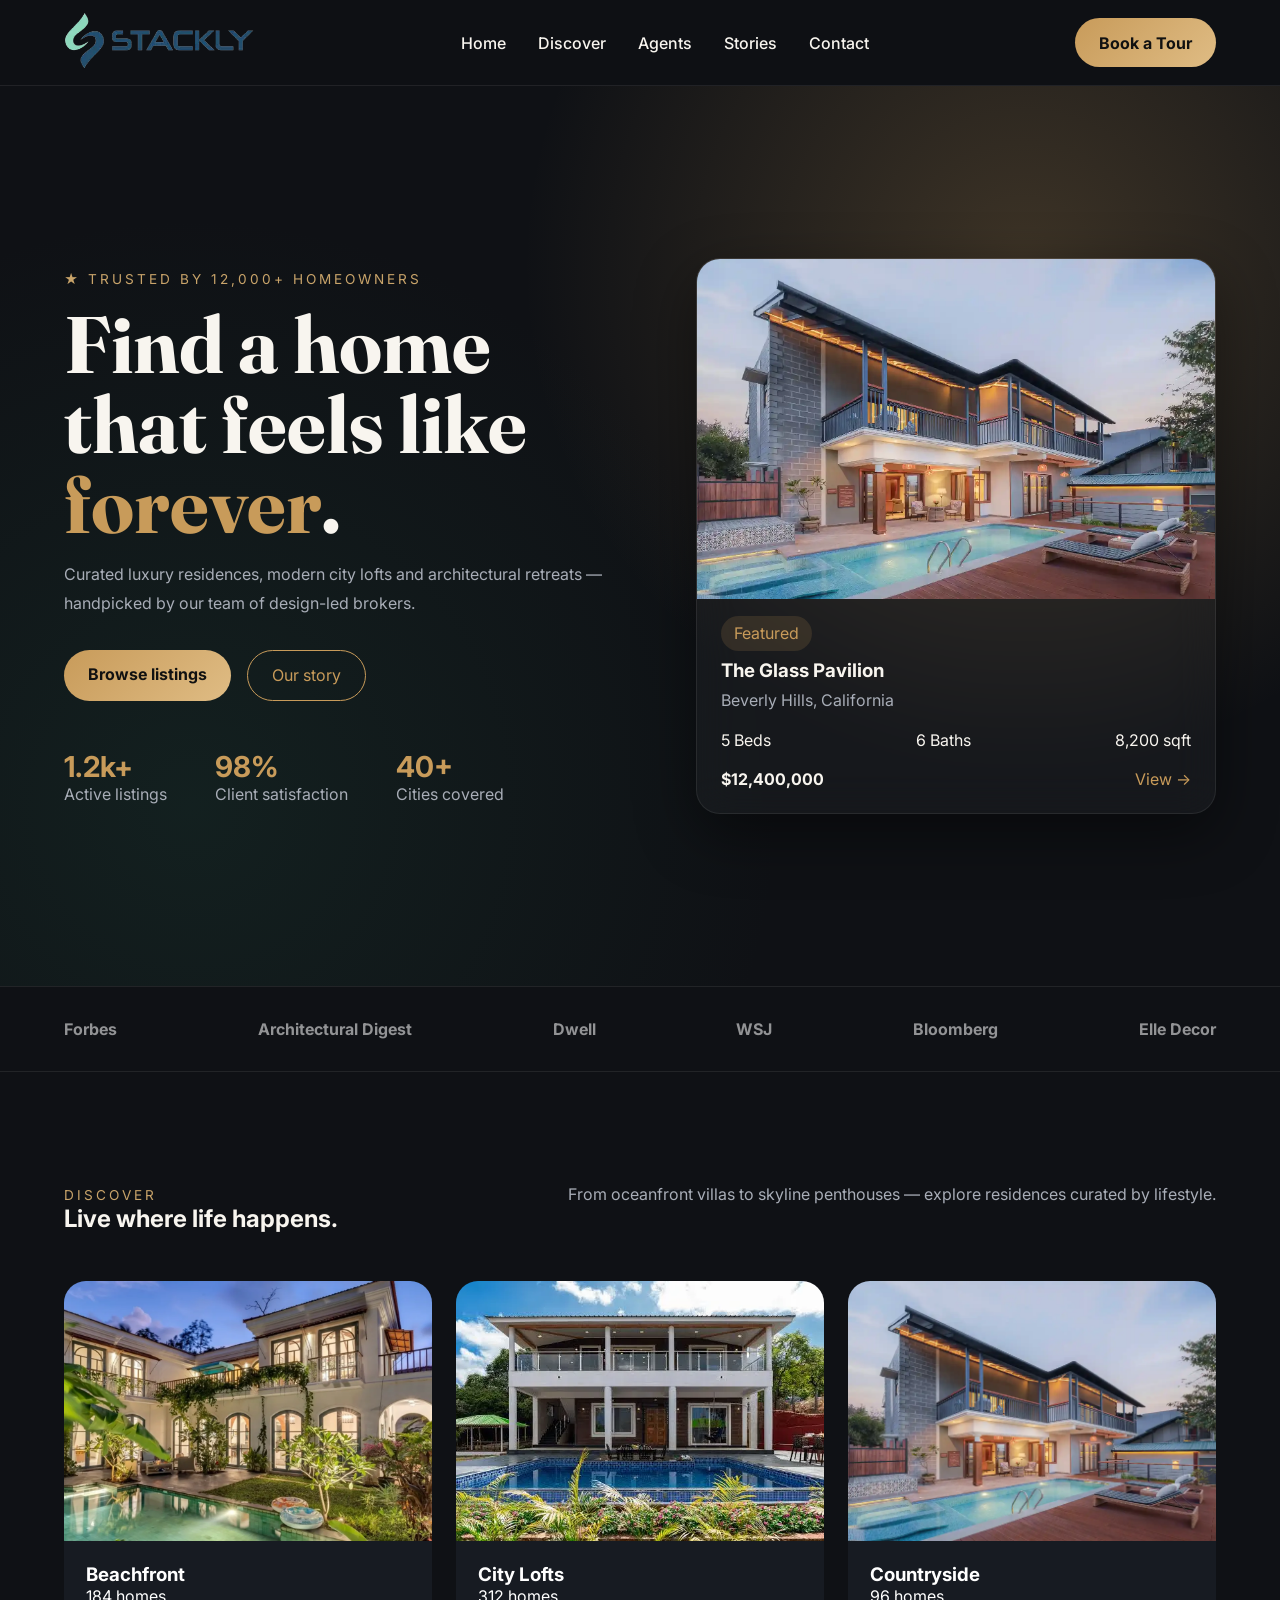
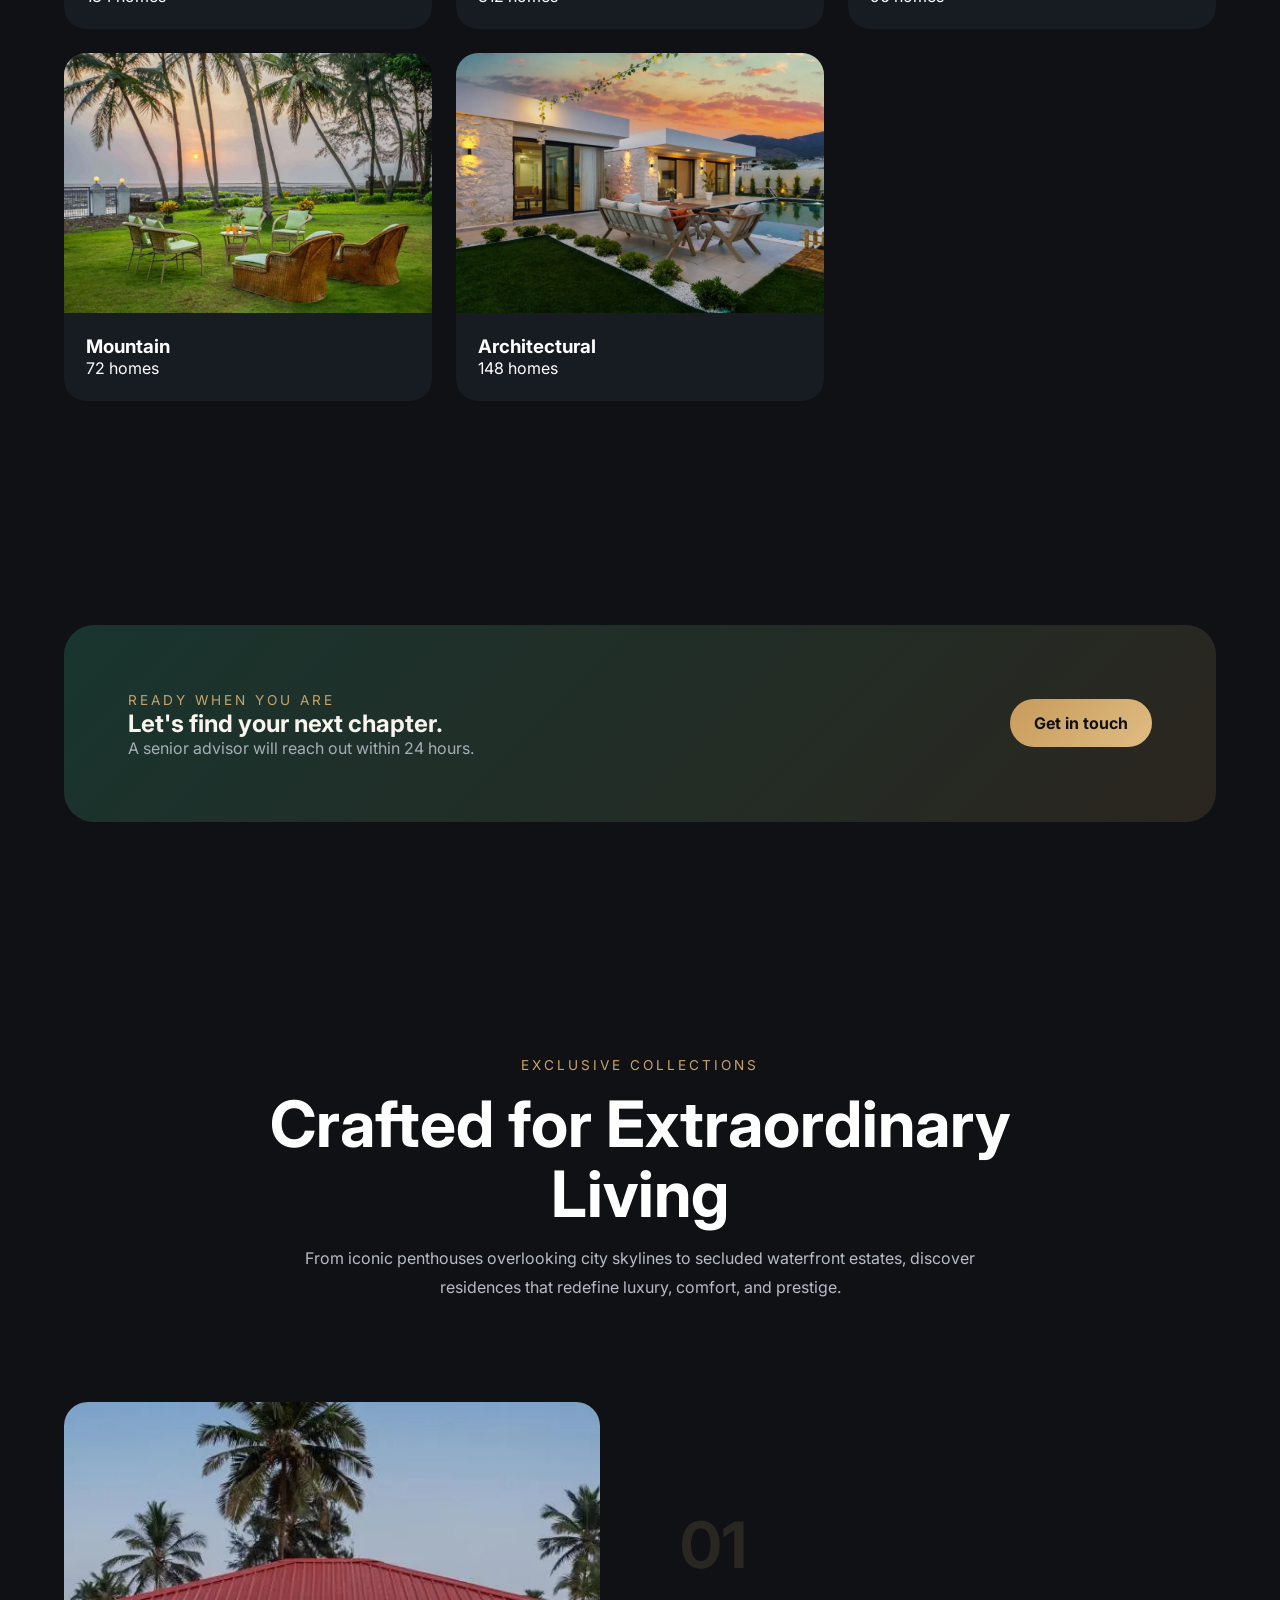
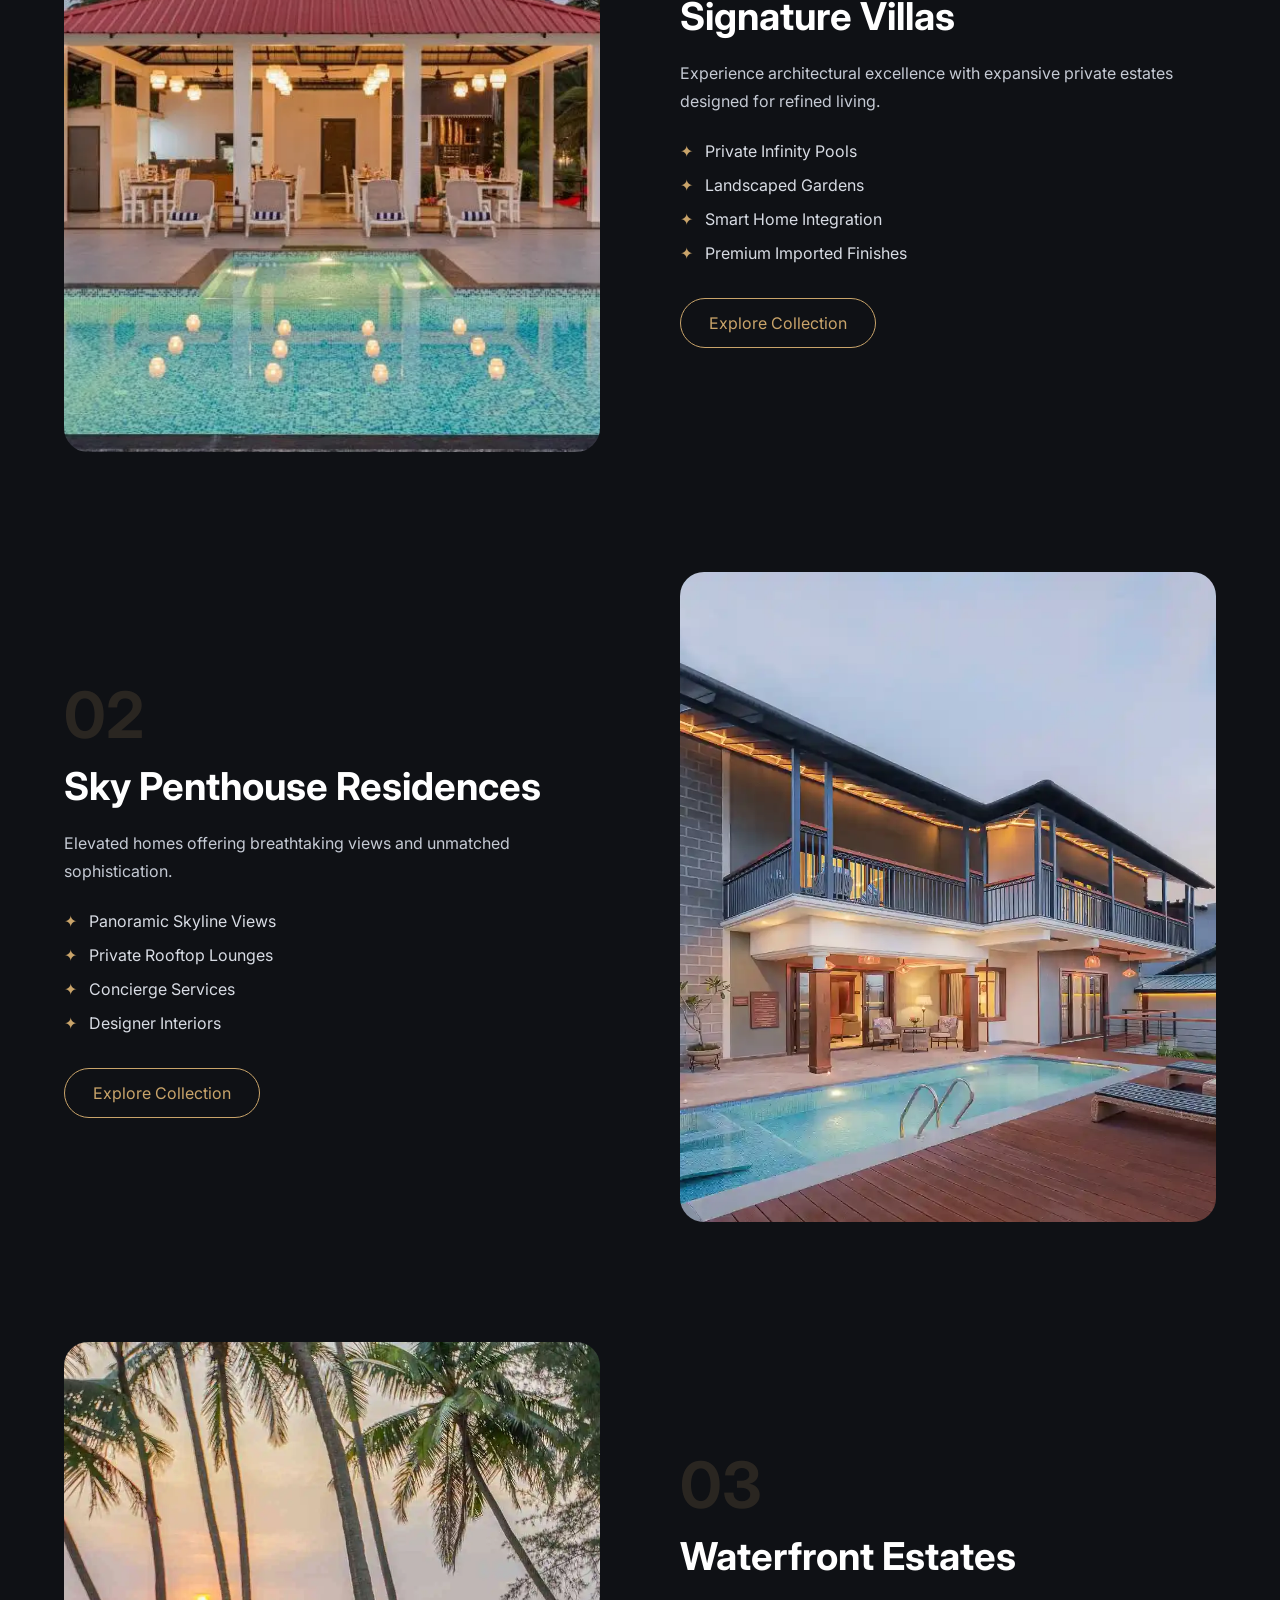
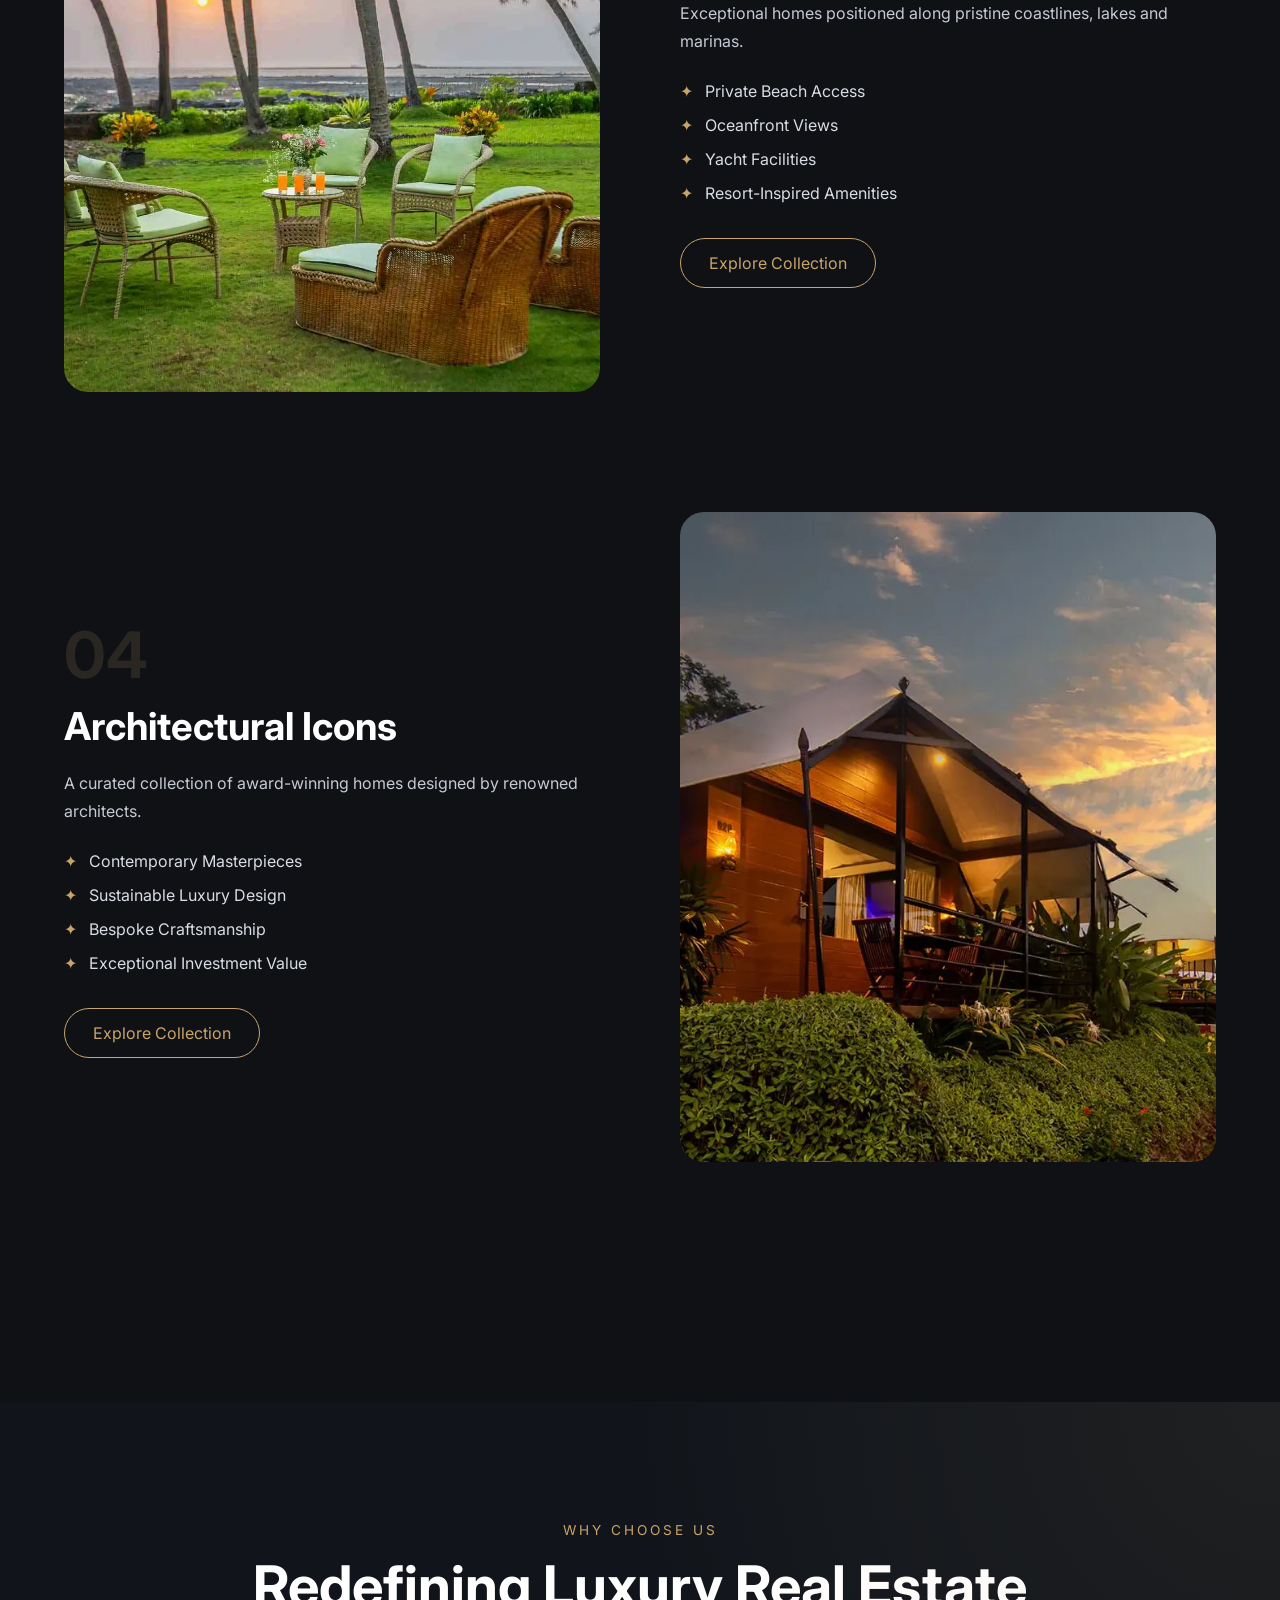
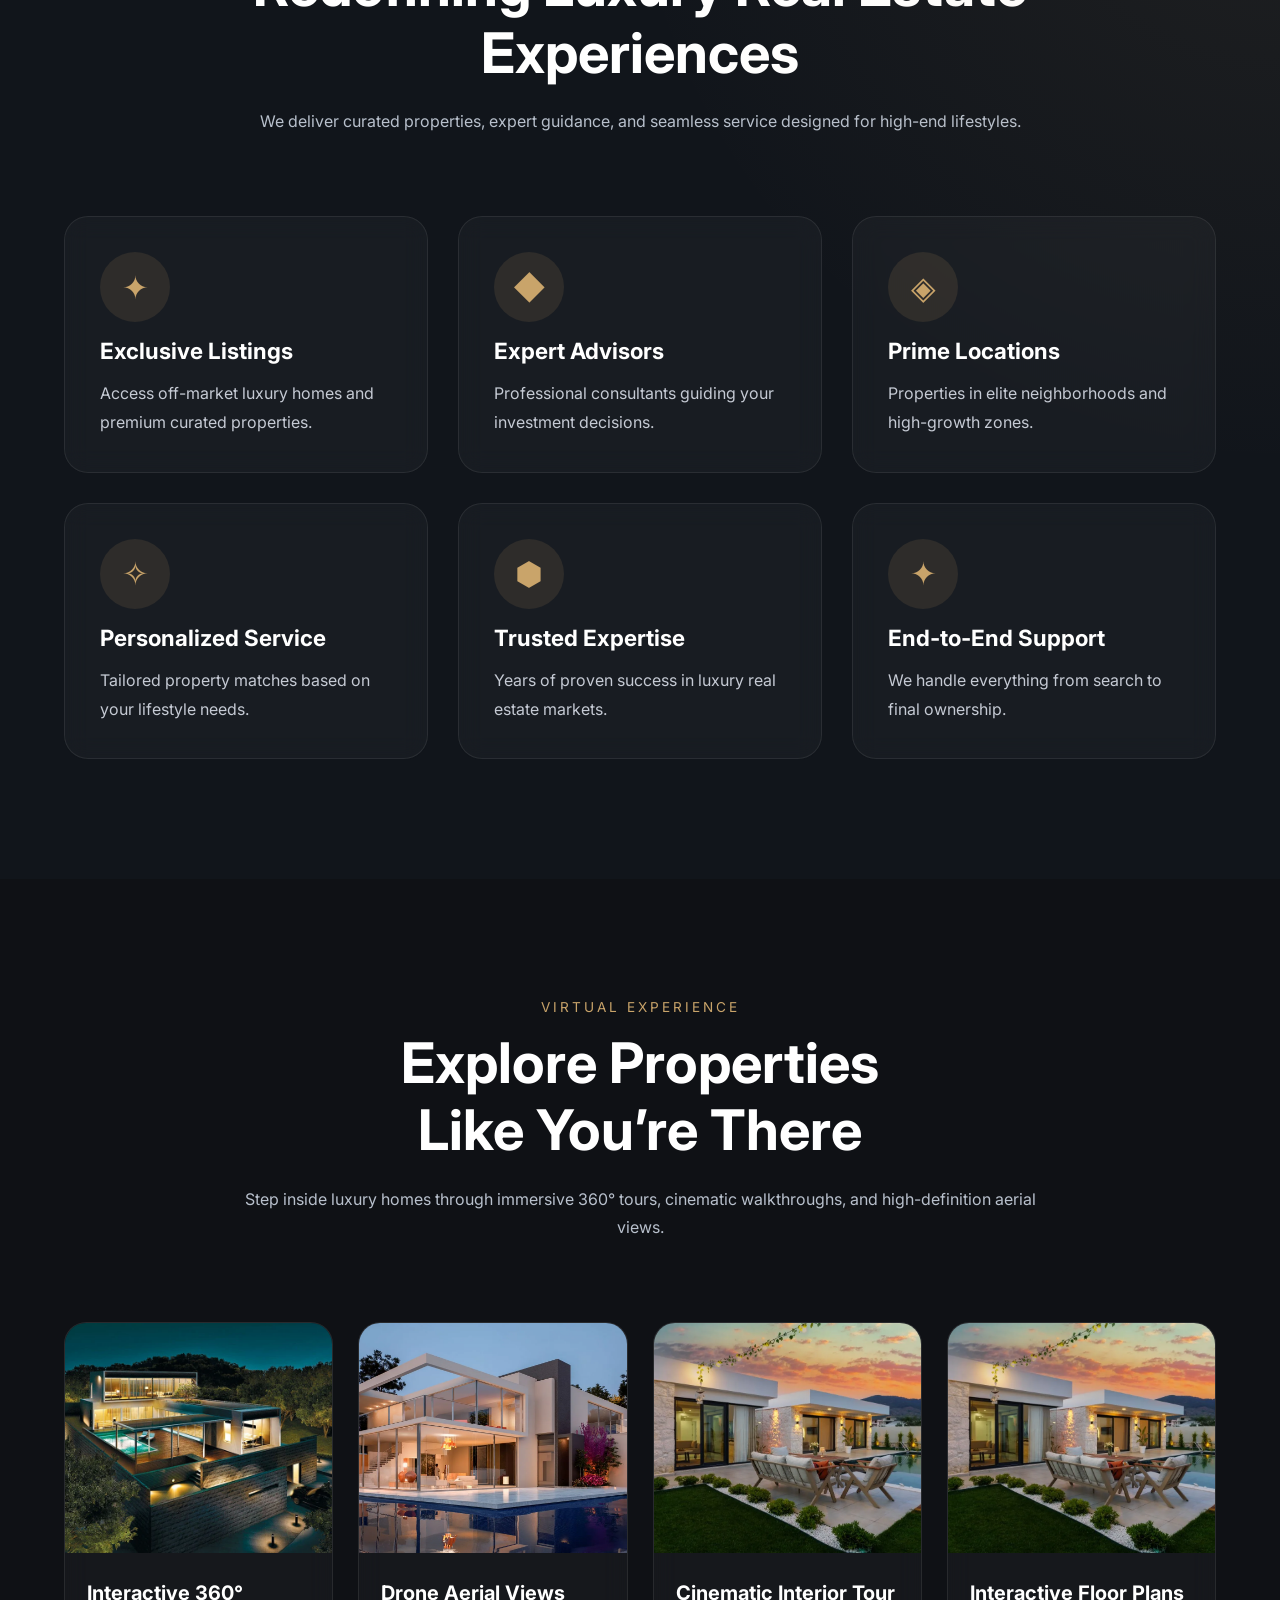
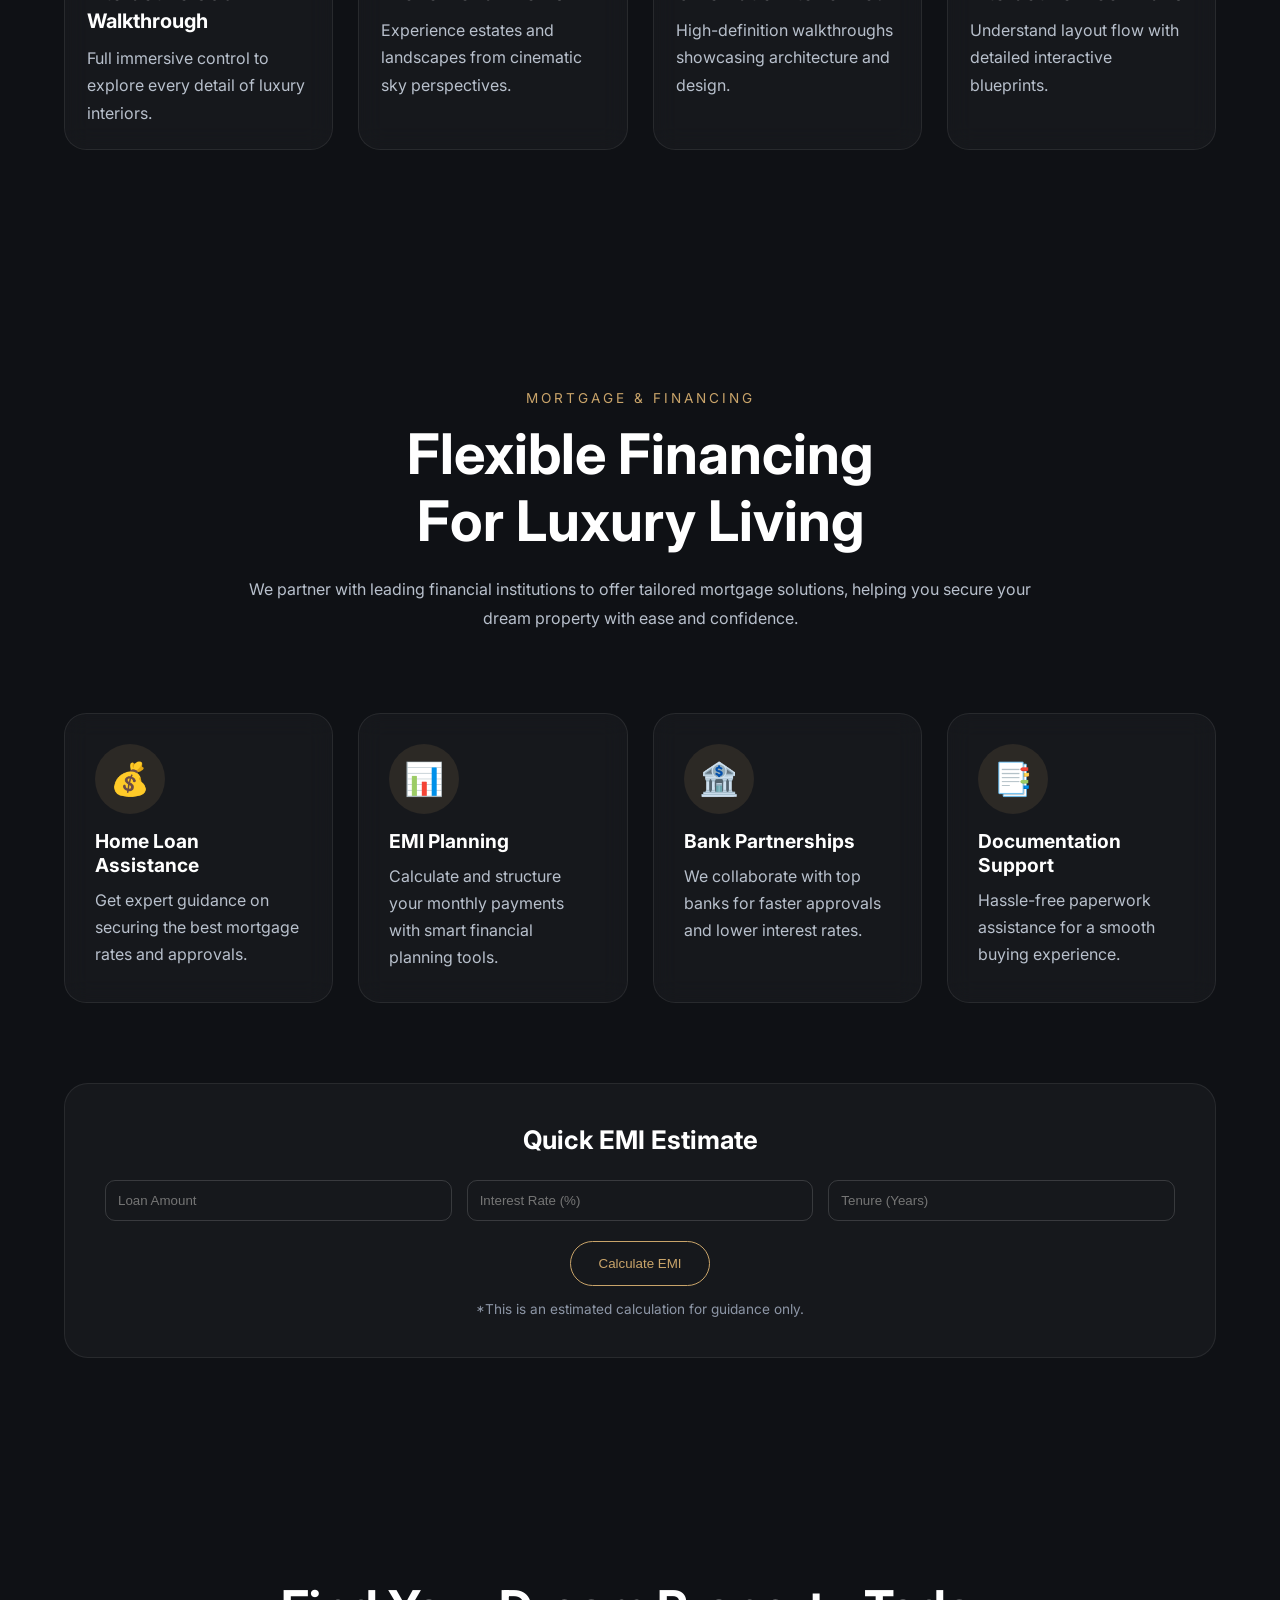
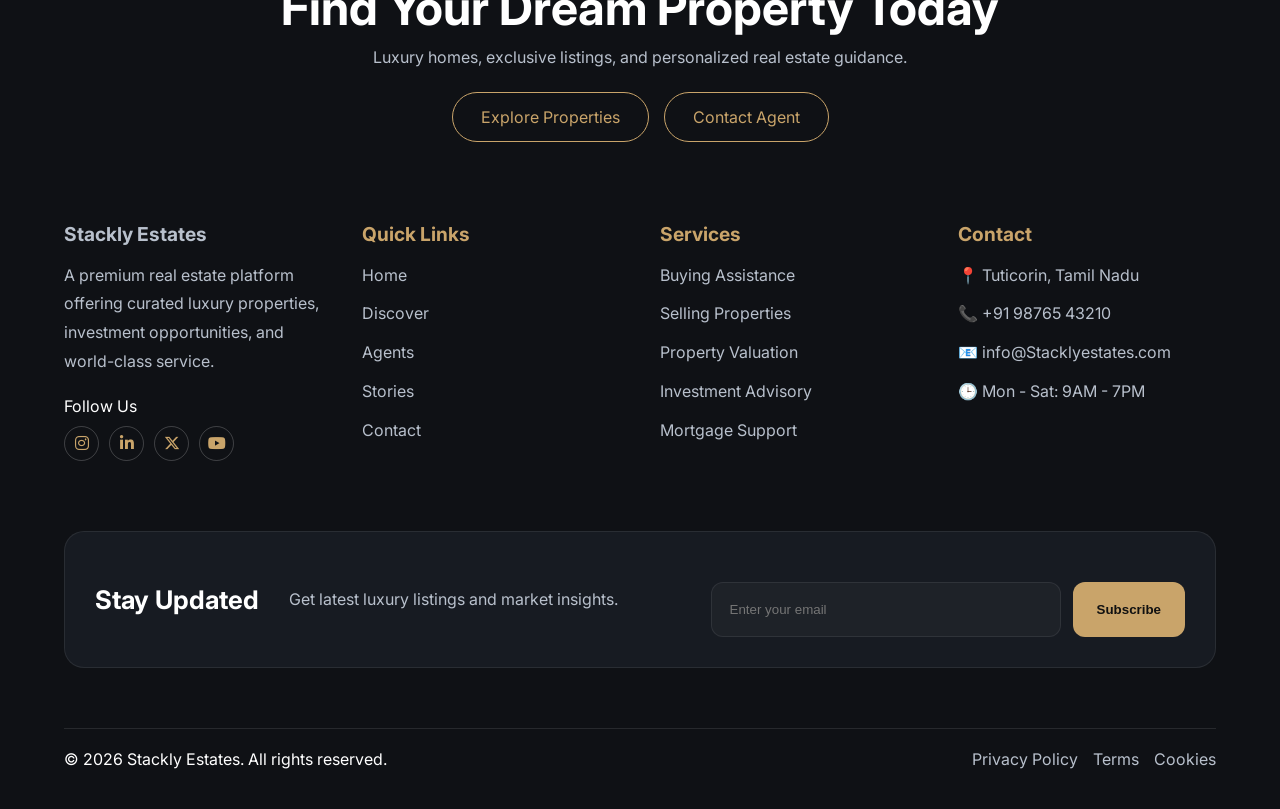
<file: index.html>
<!DOCTYPE html>
<html lang="en">
<head>
<meta charset="UTF-8"/>
<meta name="viewport" content="width=device-width, initial-scale=1.0"/>
<title>Stackly Estates — Modern Luxury Real Estate</title>
<meta name="description" content="Discover handpicked luxury homes, modern apartments and architectural villas with Stackly Estates."/>
<link rel="preconnect" href="https://fonts.googleapis.com">
<link rel="preconnect" href="https://fonts.gstatic.com" crossorigin>
<link href="https://fonts.googleapis.com/css2?family=Fraunces:opsz,wght@9..144,400;9..144,600;9..144,700&family=Inter:wght@400;500;600;700&display=swap" rel="stylesheet">
<link rel="stylesheet"
  href="https://cdnjs.cloudflare.com/ajax/libs/font-awesome/6.5.1/css/all.min.css">
<link rel="stylesheet" href="css/home.css"/>
<link rel="stylesheet" href="css/auth.css">
</head>
<body>
<!-- NAVBAR -->
<header class="nav">
  <div class="container nav-container">

    <!-- LOGO -->
    <a href="index.html" class="logo">
      <img src="images/logo-stackly (1).webp" alt="Stackly Estates">
    </a>

    <!-- NAVIGATION -->
    <nav class="nav-links" id="navLinks">
      <a href="index.html">Home</a>
      <a href="discover.html">Discover</a>
      <a href="agents.html">Agents</a>
      <a href="stories.html">Stories</a>
      <a href="contact.html">Contact</a>

      <!-- Mobile Only CTA -->
      <a class="mobile-tour-btn" onclick="openPopup()">Book a Tour</a>
    </nav>

    <!-- DESKTOP ACTIONS -->
    <div class="nav-actions">
      <!-- <a onclick="openPopup()" class="signin-btn">Sign In</a> -->
      <a onclick="openPopup()" class="tour-btn">Book a Tour</a>
    </div>

    <!-- MOBILE TOGGLE -->
    <button class="menu-toggle" id="menuToggle">
      ☰
    </button>

  </div>
</header>

<section class="hero">
  <div class="hero__bg" aria-hidden="true"></div>
  <div class="container hero__inner">
    <div class="hero__copy" data-reveal>
      <span class="eyebrow reveal-left">★ Trusted by 12,000+ homeowners</span>
      <h1 class="reveal-right delay-1">Find a home<br/>that feels like <em>forever</em>.</h1>
      <p class="lede reveal-left delay-2">Curated luxury residences, modern city lofts and architectural retreats — handpicked by our team of design-led brokers.</p>
      <div class="hero__actions reveal-bottom delay-3">
        <a href="listings.html" class="btn btn--primary">Browse listings</a>
        <a href="about.html" class="btn btn--outline">Our story</a>
      </div>
      <div class="hero__stats reveal-top delay-4">
        <div><strong>1.2k+</strong><span>Active listings</span></div>
        <div><strong>98%</strong><span>Client satisfaction</span></div>
        <div><strong>40+</strong><span>Cities covered</span></div>
      </div>
    </div>
    <div class="hero__card reveal-scale delay-2" data-reveal>
      <div class="hero__card-img"></div>
      <div class="hero__card-body">
        <span class="tag">Featured</span>
        <h3>The Glass Pavilion</h3>
        <p class="muted">Beverly Hills, California</p>
        <div class="hero__card-meta"><span>5 Beds</span><span>6 Baths</span><span>8,200 sqft</span></div>
        <div class="hero__card-foot"><strong>$12,400,000</strong><a href="listings.html" class="btn btn--ghost">View →</a></div>
      </div>
    </div>
  </div>
</section>

<section class="logos">
  <div class="container logos__row">
    <span>Forbes</span><span>Architectural Digest</span><span>Dwell</span><span>WSJ</span><span>Bloomberg</span><span>Elle Decor</span>
  </div>
</section>

<section class="section" data-reveal>
  <div class="container">
    <div class="section__head">
      <div><span class="eyebrow">Discover</span><h2>Live where life happens.</h2></div>
      <p class="muted max-w">From oceanfront villas to skyline penthouses — explore residences curated by lifestyle.</p>
    </div>
    <div class="cats">
      <a class="cat cat--lg reveal-left" href="error.html"><div class="cat__img cat--1"></div><div class="cat__body"><h3>Beachfront</h3><span>184 homes</span></div></a>
      <a class="cat reveal-bottom delay-1" href="error.html"><div class="cat__img cat--2"></div><div class="cat__body"><h3>City Lofts</h3><span>312 homes</span></div></a>
      <a class="cat reveal-right delay-2" href="error.html"><div class="cat__img cat--3"></div><div class="cat__body"><h3>Countryside</h3><span>96 homes</span></div></a>
      <a class="cat reveal-top delay-3" href="error.html"><div class="cat__img cat--4"></div><div class="cat__body"><h3>Mountain</h3><span>72 homes</span></div></a>
      <a class="cat cat--lg reveal-scale delay-4" href="error.html"><div class="cat__img cat--5"></div><div class="cat__body"><h3>Architectural</h3><span>148 homes</span></div></a>
    </div>
  </div>
</section>

<section class="section cta" data-reveal>
  <div class="container cta__inner">
    <div>
      <span class="eyebrow reveal-left">Ready when you are</span>
      <h2 class="reveal-right delay-1">Let's find your next chapter.</h2>
      <p class="muted reveal-bottom delay-2">A senior advisor will reach out within 24 hours.</p>
    </div>
    <a href="error.html" class="btn btn--primary reveal-scale delay-3">Get in touch</a>
  </div>
</section>

<!-- PREMIUM VILLAS -->
<section class="collections">
  <div class="container">

    <div class="section-head">
      <span class="eyebrow">Exclusive Collections</span>
      <h2>Crafted for Extraordinary Living</h2>
      <p>
        From iconic penthouses overlooking city skylines to secluded waterfront
        estates, discover residences that redefine luxury, comfort, and prestige.
      </p>
    </div>

    <!-- 1 -->
    <div class="collection-card reveal-left">
      <div class="collection-image">
        <img src="images/img4.webp" alt="Signature Villas">
      </div>
      <div class="collection-content">
        <span class="number">01</span>
        <h3>Signature Villas</h3>
        <p>
          Experience architectural excellence with expansive private estates
          designed for refined living.
        </p>

        <ul>
          <li>Private Infinity Pools</li>
          <li>Landscaped Gardens</li>
          <li>Smart Home Integration</li>
          <li>Premium Imported Finishes</li>
        </ul>

        <a href="error.html" class="lux-btn">Explore Collection</a>
      </div>
    </div>

    <!-- 2 -->
    <div class="collection-card reverse reveal-right">
      <div class="collection-image">
        <img src="images/img5.webp" alt="Sky Penthouses">
      </div>
      <div class="collection-content">
        <span class="number">02</span>
        <h3>Sky Penthouse Residences</h3>
        <p>
          Elevated homes offering breathtaking views and unmatched sophistication.
        </p>

        <ul>
          <li>Panoramic Skyline Views</li>
          <li>Private Rooftop Lounges</li>
          <li>Concierge Services</li>
          <li>Designer Interiors</li>
        </ul>

        <a href="error.html" class="lux-btn">Explore Collection</a>
      </div>
    </div>

    <!-- 3 -->
    <div class="collection-card reveal-left">
      <div class="collection-image">
        <img src="images/img6.webp" alt="Waterfront Estates">
      </div>
      <div class="collection-content">
        <span class="number">03</span>
        <h3>Waterfront Estates</h3>
        <p>
          Exceptional homes positioned along pristine coastlines, lakes and marinas.
        </p>

        <ul>
          <li>Private Beach Access</li>
          <li>Oceanfront Views</li>
          <li>Yacht Facilities</li>
          <li>Resort-Inspired Amenities</li>
        </ul>

        <a href="error.html" class="lux-btn">Explore Collection</a>
      </div>
    </div>

    <!-- 4 -->
    <div class="collection-card reverse reveal-right">
      <div class="collection-image">
        <img src="images/img7.webp" alt="Architectural Icons">
      </div>
      <div class="collection-content">
        <span class="number">04</span>
        <h3>Architectural Icons</h3>
        <p>
          A curated collection of award-winning homes designed by renowned architects.
        </p>

        <ul>
          <li>Contemporary Masterpieces</li>
          <li>Sustainable Luxury Design</li>
          <li>Bespoke Craftsmanship</li>
          <li>Exceptional Investment Value</li>
        </ul>

        <a href="error.html" class="lux-btn">Explore Collection</a>
      </div>
    </div>

  </div>
</section>

<!-- WHY CHOOSE US -->
<section class="why-us">
  <div class="container">

    <div class="section-title reveal top">
      <span class="subtitle">Why Choose Us</span>
      <h2>Redefining Luxury Real Estate Experiences</h2>
      <p>
        We deliver curated properties, expert guidance, and seamless service
        designed for high-end lifestyles.
      </p>
    </div>

    <div class="why-grid">

      <div class="why-card reveal left">
        <div class="icon">✦</div>
        <h3>Exclusive Listings</h3>
        <p>Access off-market luxury homes and premium curated properties.</p>
      </div>

      <div class="why-card reveal top">
        <div class="icon">◆</div>
        <h3>Expert Advisors</h3>
        <p>Professional consultants guiding your investment decisions.</p>
      </div>

      <div class="why-card reveal right">
        <div class="icon">◈</div>
        <h3>Prime Locations</h3>
        <p>Properties in elite neighborhoods and high-growth zones.</p>
      </div>

      <div class="why-card reveal bottom">
        <div class="icon">✧</div>
        <h3>Personalized Service</h3>
        <p>Tailored property matches based on your lifestyle needs.</p>
      </div>

      <div class="why-card reveal left">
        <div class="icon">⬢</div>
        <h3>Trusted Expertise</h3>
        <p>Years of proven success in luxury real estate markets.</p>
      </div>

      <div class="why-card reveal right">
        <div class="icon">✦</div>
        <h3>End-to-End Support</h3>
        <p>We handle everything from search to final ownership.</p>
      </div>

    </div>

  </div>
</section>

<!-- VIRTUAL PROPERTY TOURS -->
<section class="virtual-tours">
  <div class="container">

    <!-- HEADING SPLIT -->
    <div class="section-title">

      <span class="subtitle reveal-left">Virtual Experience</span>

      <h2>
        <span class="reveal-top">Explore Properties</span>
        <span class="reveal-right">Like You’re There</span>
      </h2>

      <p class="reveal-bottom">
        Step inside luxury homes through immersive 360° tours, cinematic walkthroughs,
        and high-definition aerial views.
      </p>

    </div>

    <!-- GRID -->
    <div class="tour-grid">

      <div class="tour-card reveal-left">
        <div class="tour-img">
          <img src="images/img-1.webp" />
          <div class="overlay">360° Tour</div>
        </div>
        <div class="tour-content">
          <h3>Interactive 360° Walkthrough</h3>
          <p>Full immersive control to explore every detail of luxury interiors.</p>
        </div>
      </div>

      <div class="tour-card reveal-top">
        <div class="tour-img">
          <img src="images/img-2.webp" />
          <div class="overlay">Aerial View</div>
        </div>
        <div class="tour-content">
          <h3>Drone Aerial Views</h3>
          <p>Experience estates and landscapes from cinematic sky perspectives.</p>
        </div>
      </div>

      <div class="tour-card reveal-right">
        <div class="tour-img">
          <img src="images/img3.webp" />
          <div class="overlay">Interior</div>
        </div>
        <div class="tour-content">
          <h3>Cinematic Interior Tour</h3>
          <p>High-definition walkthroughs showcasing architecture and design.</p>
        </div>
      </div>

      <div class="tour-card reveal-bottom">
        <div class="tour-img">
          <img src="images/img3.webp" />
          <div class="overlay">Plans</div>
        </div>
        <div class="tour-content">
          <h3>Interactive Floor Plans</h3>
          <p>Understand layout flow with detailed interactive blueprints.</p>
        </div>
      </div>

    </div>

  </div>
</section>

<!-- EMI CALCULATOR -->
<section class="finance">
  <div class="container">

    <!-- HEADING -->
    <div class="section-title">

      <span class="subtitle reveal-left">Mortgage & Financing</span>

      <h2>
        <span class="reveal-top">Flexible Financing</span>
        <span class="reveal-right">For Luxury Living</span>
      </h2>

      <p class="reveal-bottom">
        We partner with leading financial institutions to offer tailored mortgage solutions,
        helping you secure your dream property with ease and confidence.
      </p>

    </div>

    <!-- GRID -->
    <div class="finance-grid">

      <div class="finance-card reveal-left">
        <div class="icon">💰</div>
        <h3>Home Loan Assistance</h3>
        <p>Get expert guidance on securing the best mortgage rates and approvals.</p>
      </div>

      <div class="finance-card reveal-top">
        <div class="icon">📊</div>
        <h3>EMI Planning</h3>
        <p>Calculate and structure your monthly payments with smart financial planning tools.</p>
      </div>

      <div class="finance-card reveal-right">
        <div class="icon">🏦</div>
        <h3>Bank Partnerships</h3>
        <p>We collaborate with top banks for faster approvals and lower interest rates.</p>
      </div>

      <div class="finance-card reveal-bottom">
        <div class="icon">📑</div>
        <h3>Documentation Support</h3>
        <p>Hassle-free paperwork assistance for a smooth buying experience.</p>
      </div>

    </div>

    <!-- EMI CALCULATOR SECTION -->
    <div class="emi-box reveal-bottom">

      <h3>Quick EMI Estimate</h3>

      <div class="emi-grid">
        <input type="number" placeholder="Loan Amount">
        <input type="number" placeholder="Interest Rate (%)">
        <input type="number" placeholder="Tenure (Years)">
      </div>

      <button class="lux-btn">Calculate EMI</button>

      <p class="note">*This is an estimated calculation for guidance only.</p>

    </div>

  </div>
</section>

<!-- FOOTER -->
<footer class="lux-footer">
  <div class="container">

    <!-- TOP CTA -->
    <div class="footer-cta reveal-top">
      <h2>Find Your Dream Property Today</h2>
      <p>Luxury homes, exclusive listings, and personalized real estate guidance.</p>
      <div class="cta-buttons">
        <a href="error.html" class="lux-btn">Explore Properties</a>
        <a href="error.html" class="lux-btn outline">Contact Agent</a>
      </div>
    </div>

    <!-- GRID -->
    <div class="footer-grid">

      <!-- BRAND -->
      <div class="footer-col reveal-left">
        <h3 class="brand"><a href="index.html">Stackly Estates</a></h3>
        <p>
          A premium real estate platform offering curated luxury properties,
          investment opportunities, and world-class service.
        </p>

        <div class="socials">
          <span>Follow Us</span>
          <div class="icons">
            <a onclick="window.location.href='error.html'"> <i class="fa-brands fa-instagram"></i> </a>
            <a onclick="window.location.href='error.html'"> <i class="fa-brands fa-linkedin-in"></i> </a>
            <a onclick="window.location.href='error.html'"> <i class="fa-brands fa-x-twitter"></i> </a>
            <a onclick="window.location.href='error.html'"> <i class="fa-brands fa-youtube"></i> </a>
          </div>
        </div>
      </div>

      <!-- LINKS -->
      <div class="footer-col reveal-top">
        <h3>Quick Links</h3>
        <ul>
          <li><a href="index.html">Home</a></li>
          <li><a href="discover.html">Discover</a></li>
          <li><a href="agents.html">Agents</a></li>
          <li><a href="stories.html">Stories</a></li>
          <li><a href="contact.html">Contact</a></li>
        </ul>
      </div>

      <!-- SERVICES -->
      <div class="footer-col reveal-right">
        <h3>Services</h3>
        <ul>
          <li><a href="error.html">Buying Assistance</a></li>
          <li><a href="error.html">Selling Properties</a></li>
          <li><a href="error.html">Property Valuation</a></li>
          <li><a href="error.html">Investment Advisory</a></li>
          <li><a href="error.html">Mortgage Support</a></li>
        </ul>
      </div>

      <!-- CONTACT -->
      <div class="footer-col reveal-bottom">
        <h3>Contact</h3>
        <ul class="contact-info">
          <li>📍 Tuticorin, Tamil Nadu</li>
          <li>📞 +91 98765 43210</li>
          <li>📧 info@Stacklyestates.com</li>
          <li>🕒 Mon - Sat: 9AM - 7PM</li>
        </ul>
      </div>

    </div>

    <!-- NEWSLETTER -->
    <div class="newsletter reveal-bottom">
      <h3>Stay Updated</h3>
      <p>Get latest luxury listings and market insights.</p>

      <div class="newsletter-box">
        <input type="email" placeholder="Enter your email">
        <button>Subscribe</button>
      </div>
    </div>

    <!-- BOTTOM -->
    <div class="footer-bottom">
      <p>© 2026 Stackly Estates. All rights reserved.</p>
      <div class="bottom-links">
        <a href="error.html">Privacy Policy</a>
        <a href="error.html">Terms</a>
        <a href="error.html">Cookies</a>
      </div>
    </div>

  </div>
</footer>

<!--  -->
<!-- ================= AUTH POPUP ================= -->

<div id="popupOverlay" class="popup-overlay">

  <div class="popup-container">

    <!-- CLOSE BUTTON -->
    <span class="popup-close" onclick="closePopup()">
      &times;
    </span>

    <!-- LEFT SIDE -->
    <div class="popup-left">

      <h1>Welcome 👋</h1>

      <p>
        Access your dashboard, analytics,
        projects and management system.
      </p>

      <div class="popup-feature-list">

        <div class="popup-feature-card">
          📊 Real-time Analytics
        </div>

        <div class="popup-feature-card">
          ⚡ Fast Dashboard
        </div>

        <div class="popup-feature-card">
          🔒 Secure Authentication
        </div>

      </div>

    </div>

    <!-- RIGHT SIDE -->
    <div class="popup-right">

      <!-- LOGIN -->
      <div id="loginForm" class="popup-login-box">

        <h2>Login</h2>

        <span>
          Access your account
        </span>

        <input
          id="loginEmail"
          type="email"
          placeholder="Enter Email"
        >

        <div class="password-wrap">
            <input id="loginPassword" type="password" placeholder="Enter Password">
            <span class="eye-btn" onclick="togglePassword('loginPassword',this)">👁</span>
        </div>
        <small id="passwordHint" class="hint-text"> </small>
        <!--  -->

        <div class="login-options">

          <label class="remember-label">
            <input type="checkbox" id="rememberMe">
            Remember me
          </label>

          <p class="popup-forgot">
            <a href="error.htm" onclick="forgotPassword()">Forgot Password?</a>
          </p>

        </div>
        <!--  -->

        <select id="loginRole">

          <option value="user">
            User
          </option>

          <option value="admin">
            Admin
          </option>

        </select>

        <button onclick="login()">
          Login
        </button>

        <p class="popup-switch">

          Don't have an account?

          <span onclick="showSignup()">
            Signup
          </span>

        </p>

      </div>

      <!-- SIGNUP -->
       <!-- ================= SIGNUP FORM ================= -->
<div id="signupForm" class="popup-signup-box hidden">

  <h2 class="signup-h2">Create Account</h2>
  <span>Create your new account</span>

  <!-- ROLE SELECTION (AVATAR STYLE) -->
  <div class="role-selector">

    <div id="userRoleCard" class="role-card active" onclick="selectRole('user')">
      <div class="avatar">👤</div>
      <p>User</p>
    </div>

    <div id="adminRoleCard" class="role-card" onclick="selectRole('admin')">
      <div class="avatar">🛡️</div>
      <p>Admin</p>
    </div>

  </div>

  <!-- INPUTS -->
  <input id="signupName" type="text" placeholder="Enter Name">
  <input id="signupEmail" type="email" placeholder="Enter Email">
  <div class="password-wrap">
    <input id="signupPassword" type="password" placeholder="Enter Password">
    <span class="eye-btn" onclick="togglePassword('signupPassword',this)">👁</span>
  </div>
  <div class="password-wrap">
    <input id="signupConfirmPassword" type="password" placeholder="Confirm Password">
    <span class="eye-btn" onclick="togglePassword('signupConfirmPassword',this)">👁</span>
  </div>

  <!-- HIDDEN ROLE -->
  <select id="signupRole" style="display:none;">
    <option value="user">User</option>
    <option value="admin">Admin</option>
  </select>

  <!-- ERROR MESSAGE -->
  <p id="signupError" class="error-text"></p>

  <!-- BUTTON -->
  <button onclick="signup()">Create Account</button>

  <!-- SWITCH -->
  <p class="popup-switch signup-login">
    Already have an account?
    <span onclick="showLogin()">Login</span>
  </p>

</div>

    </div>

  </div>

</div>

<script src="js/home.js"></script>
<script src="js/auth.js"></script>
</body>
</html>
</file>
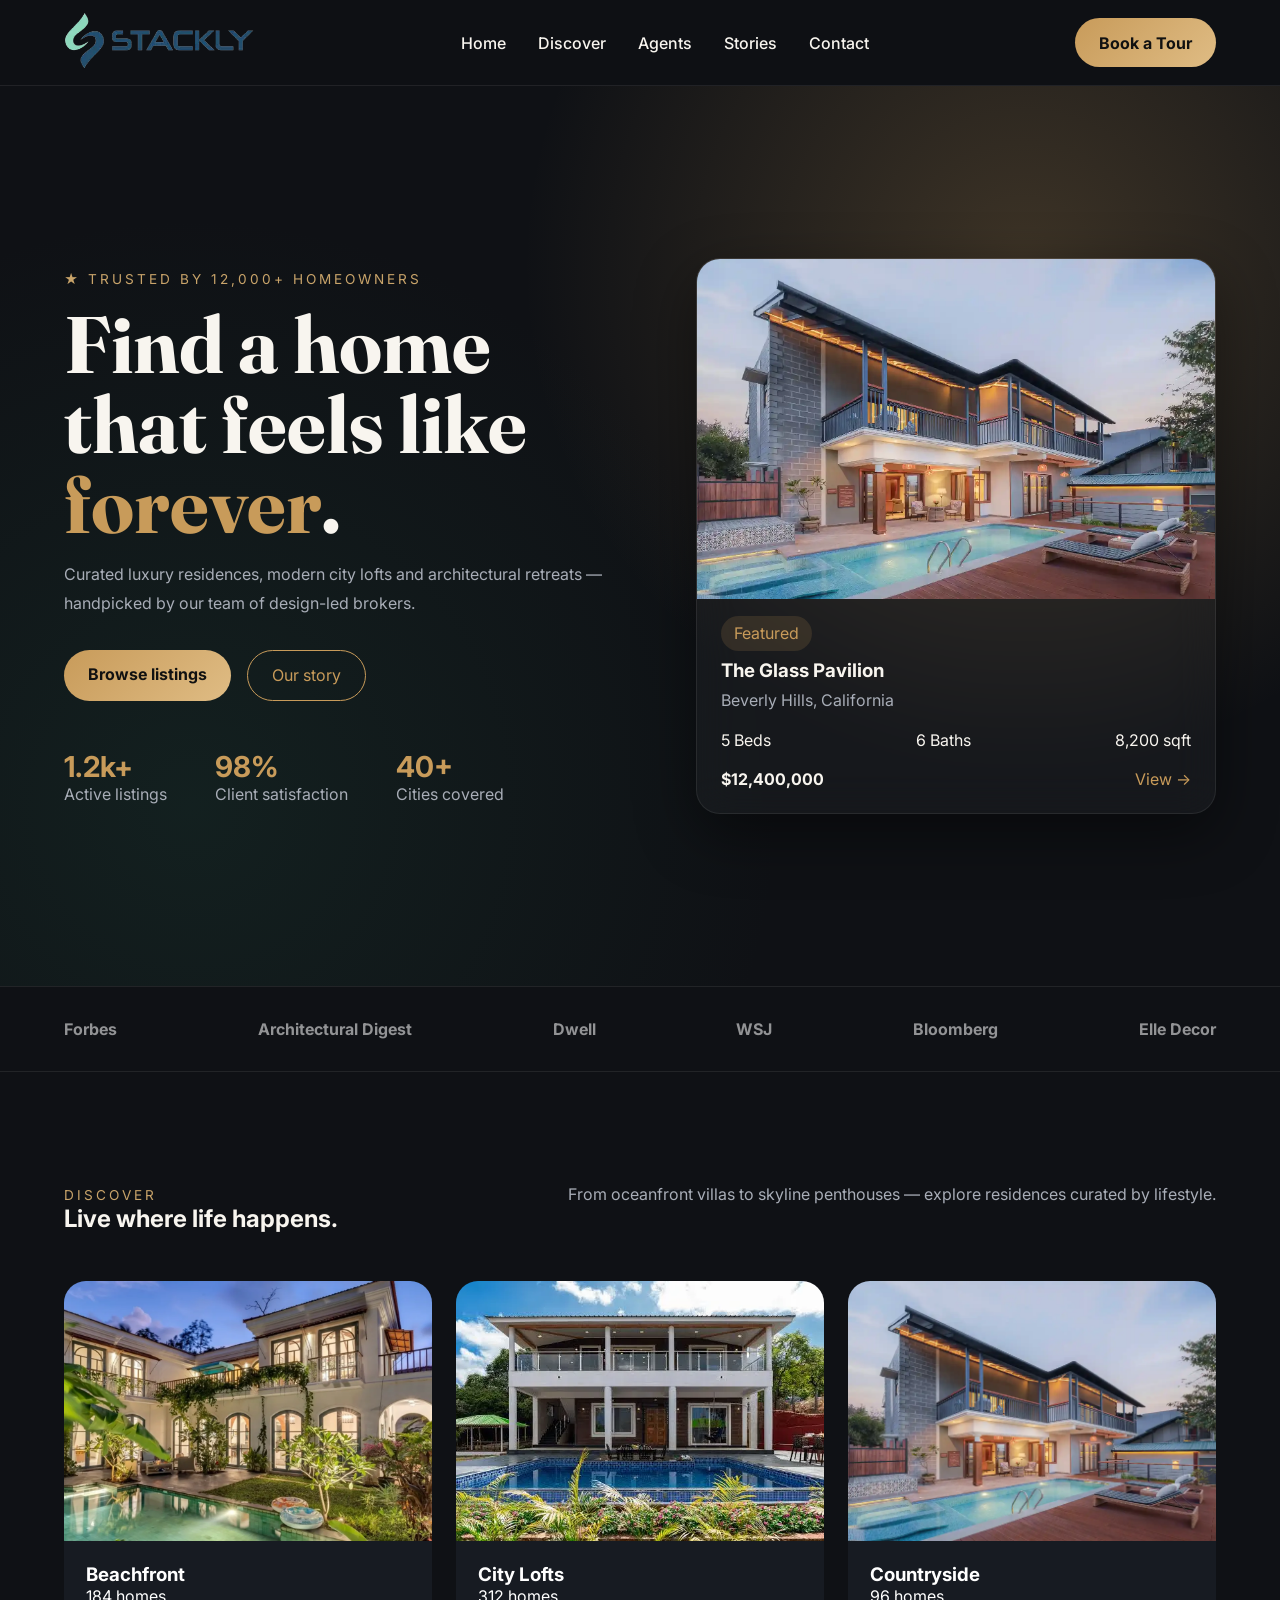
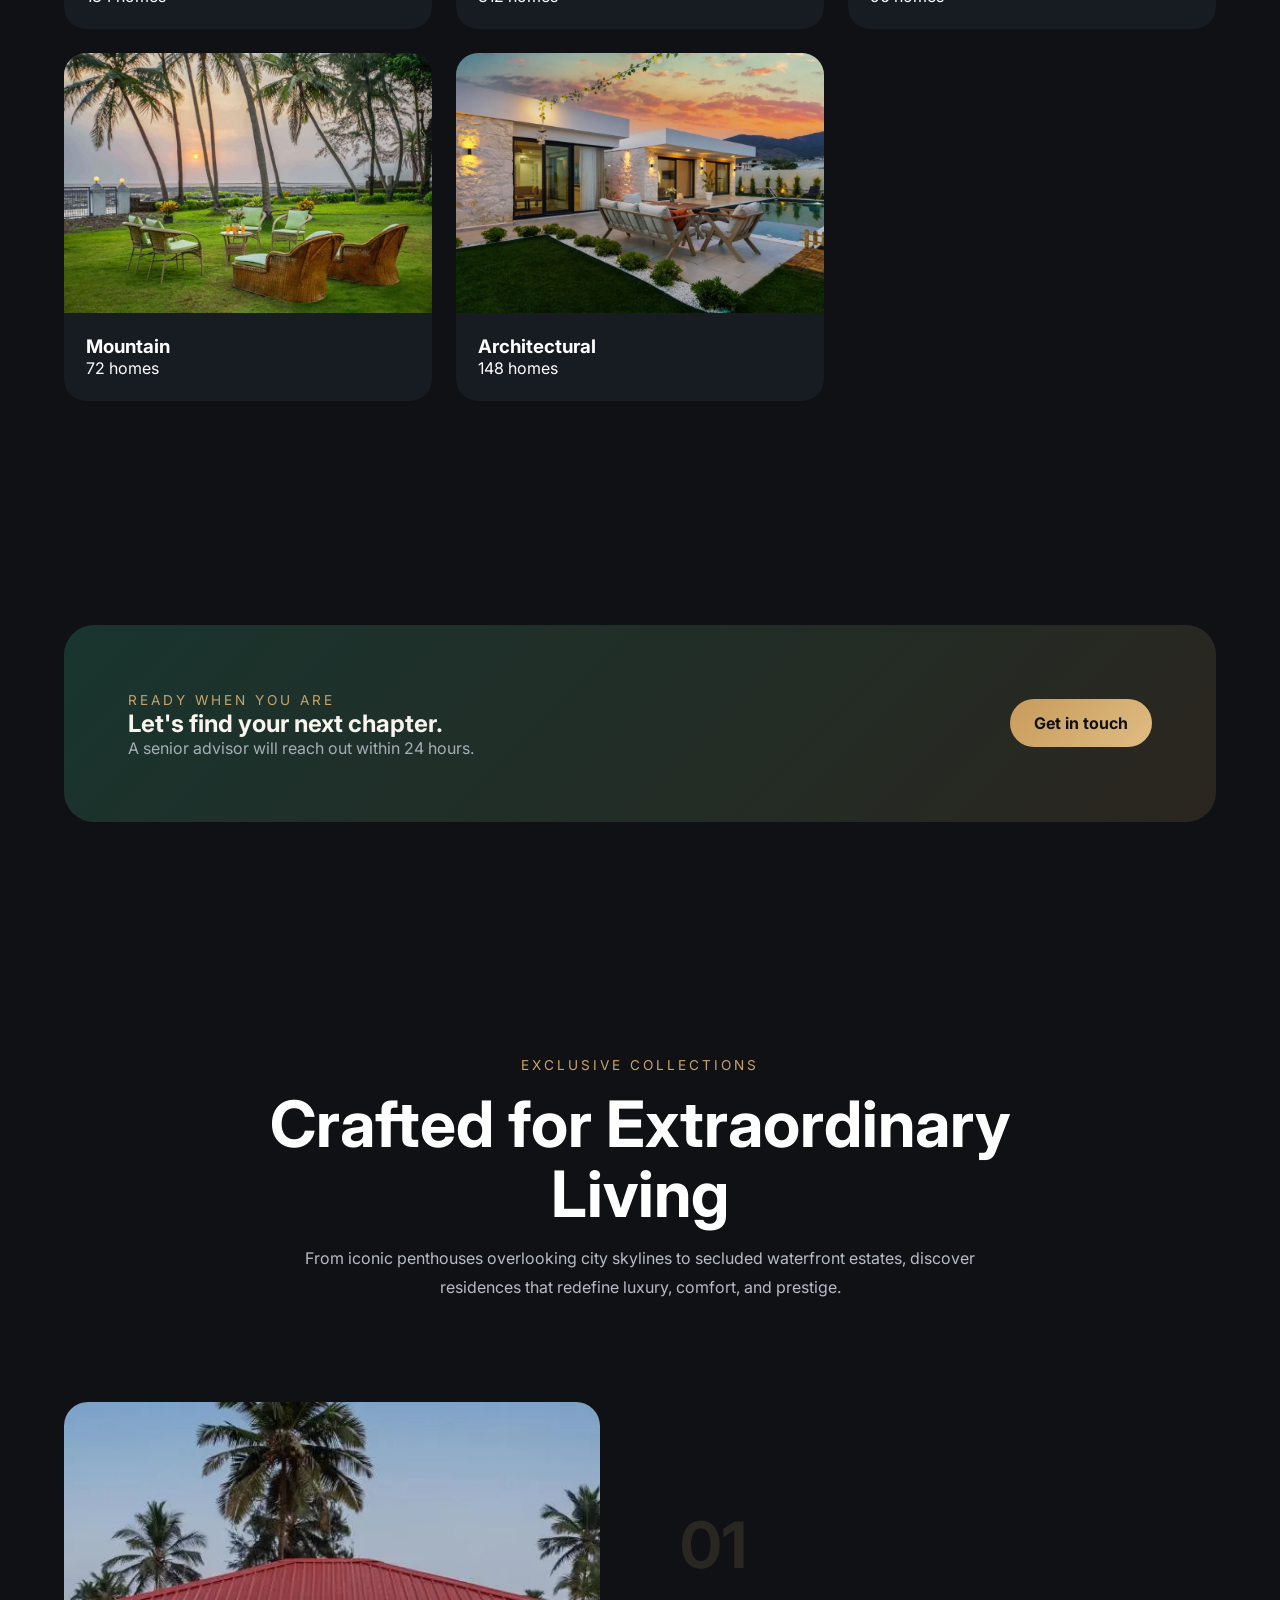
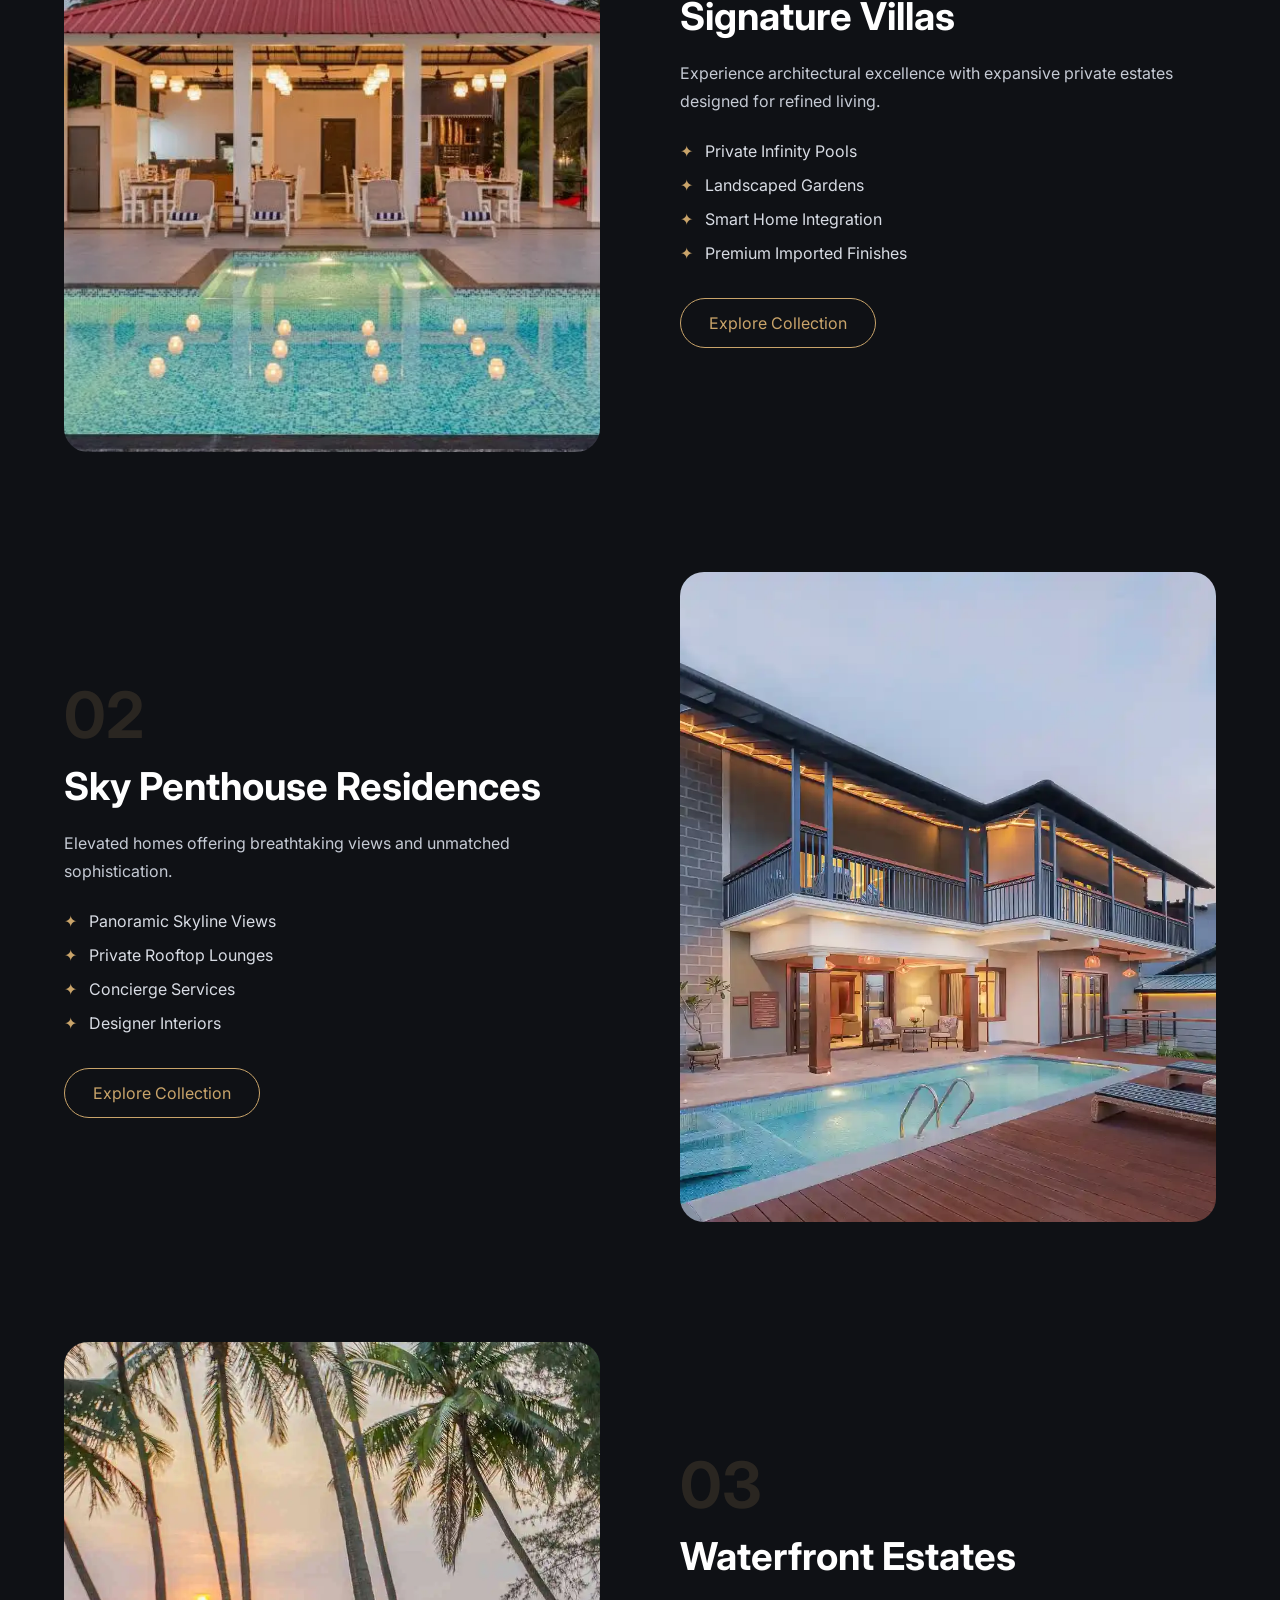
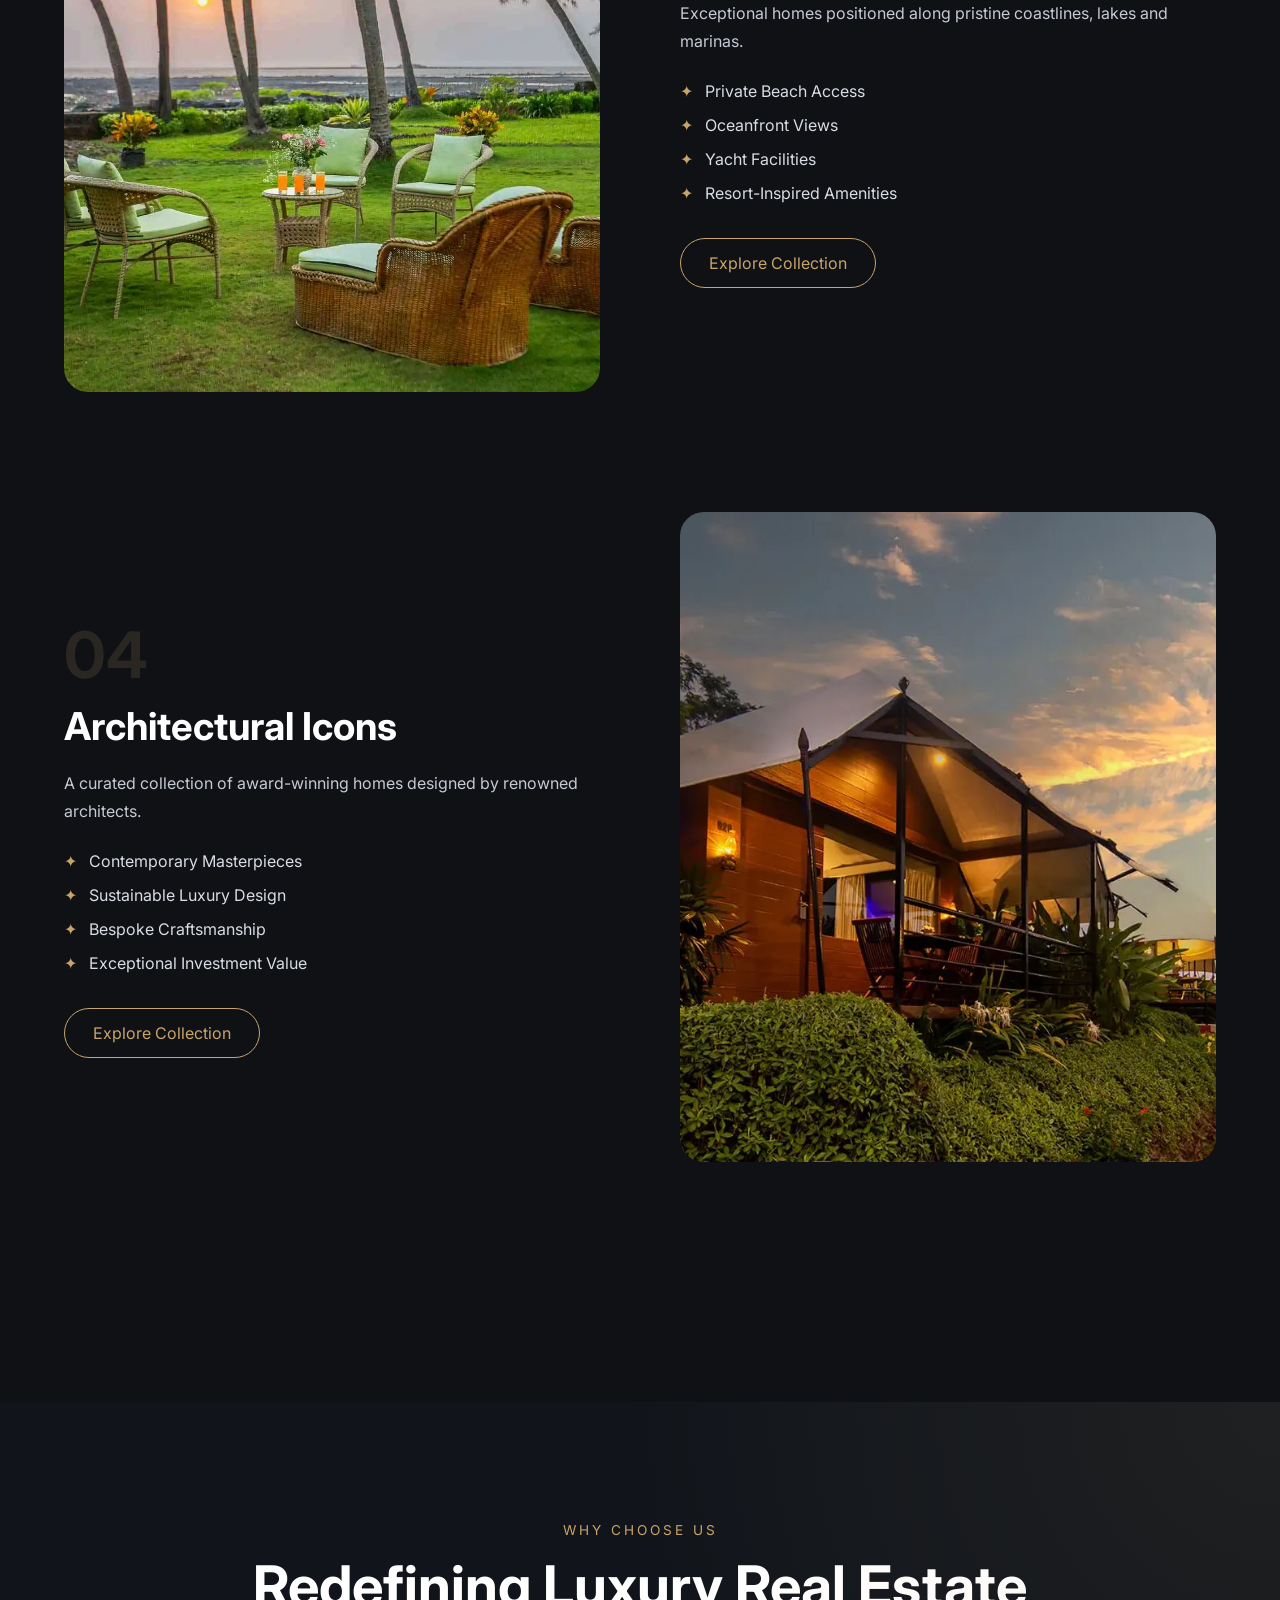
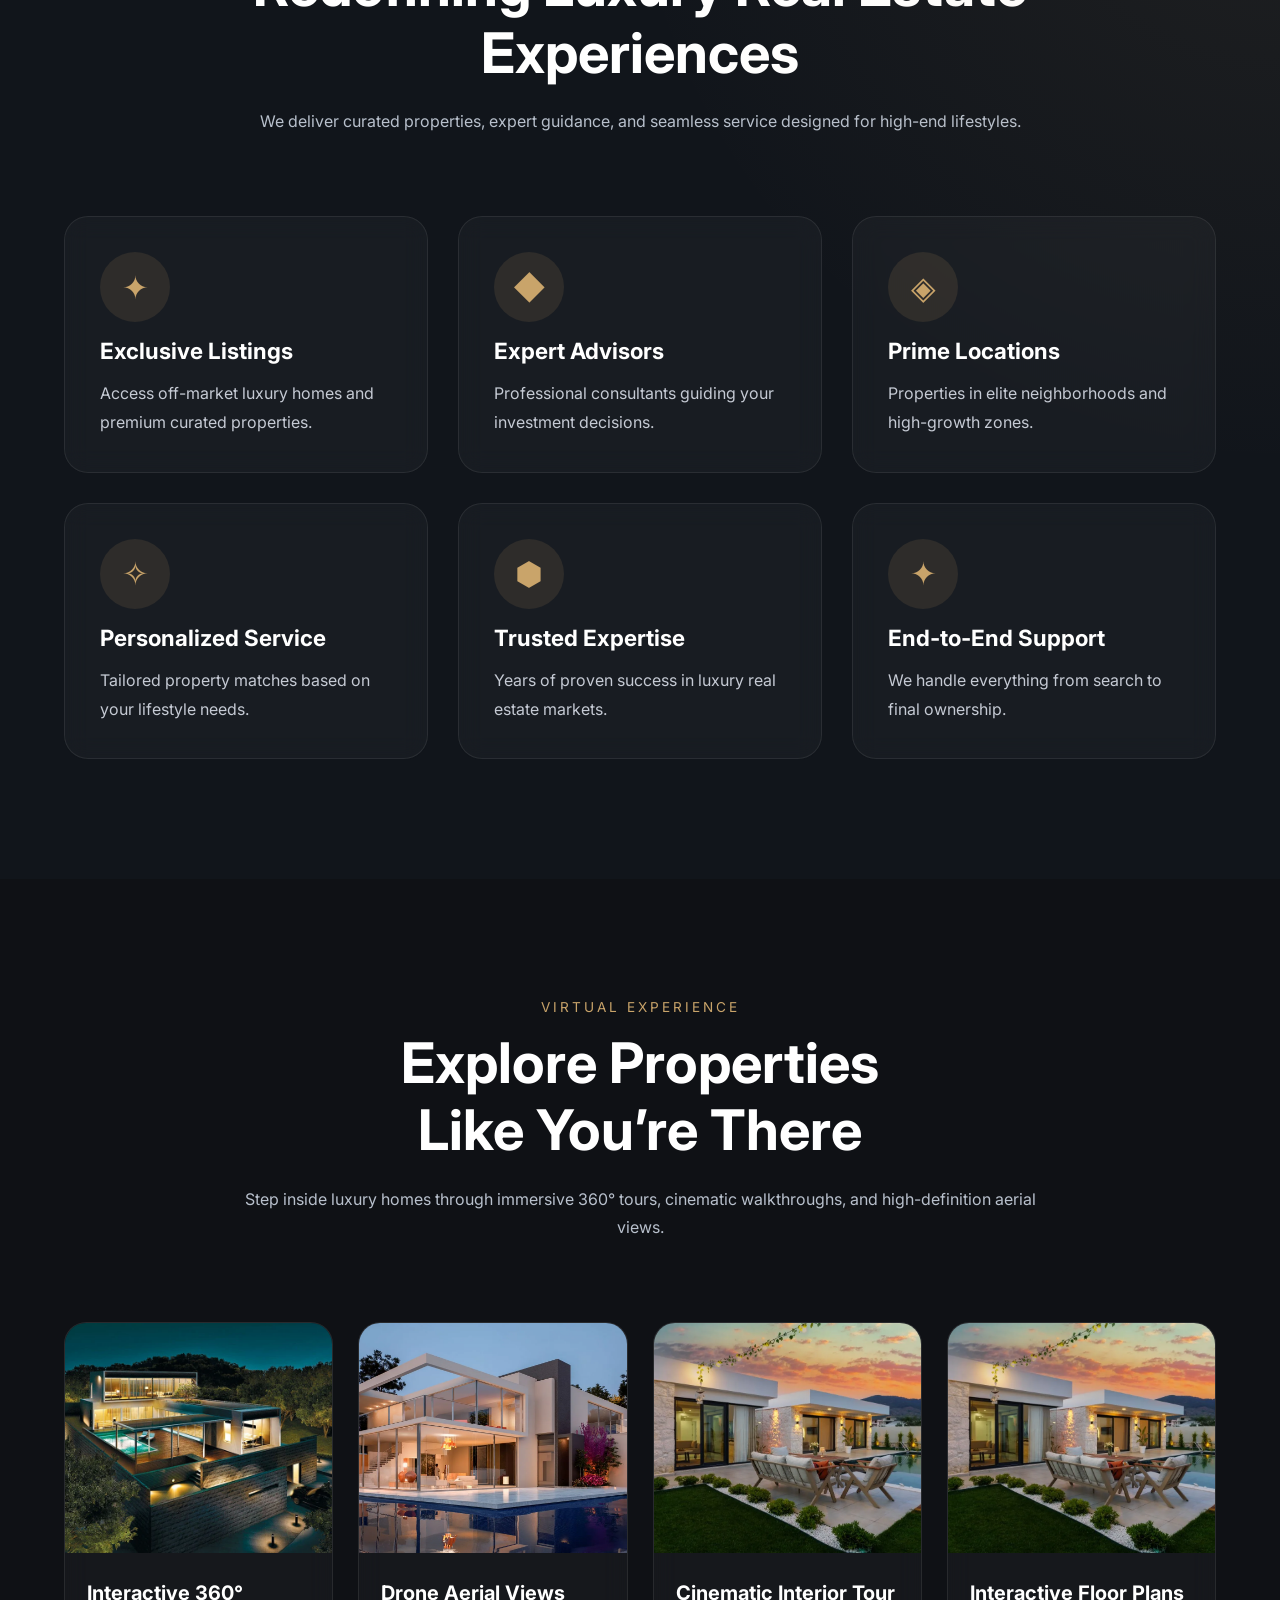
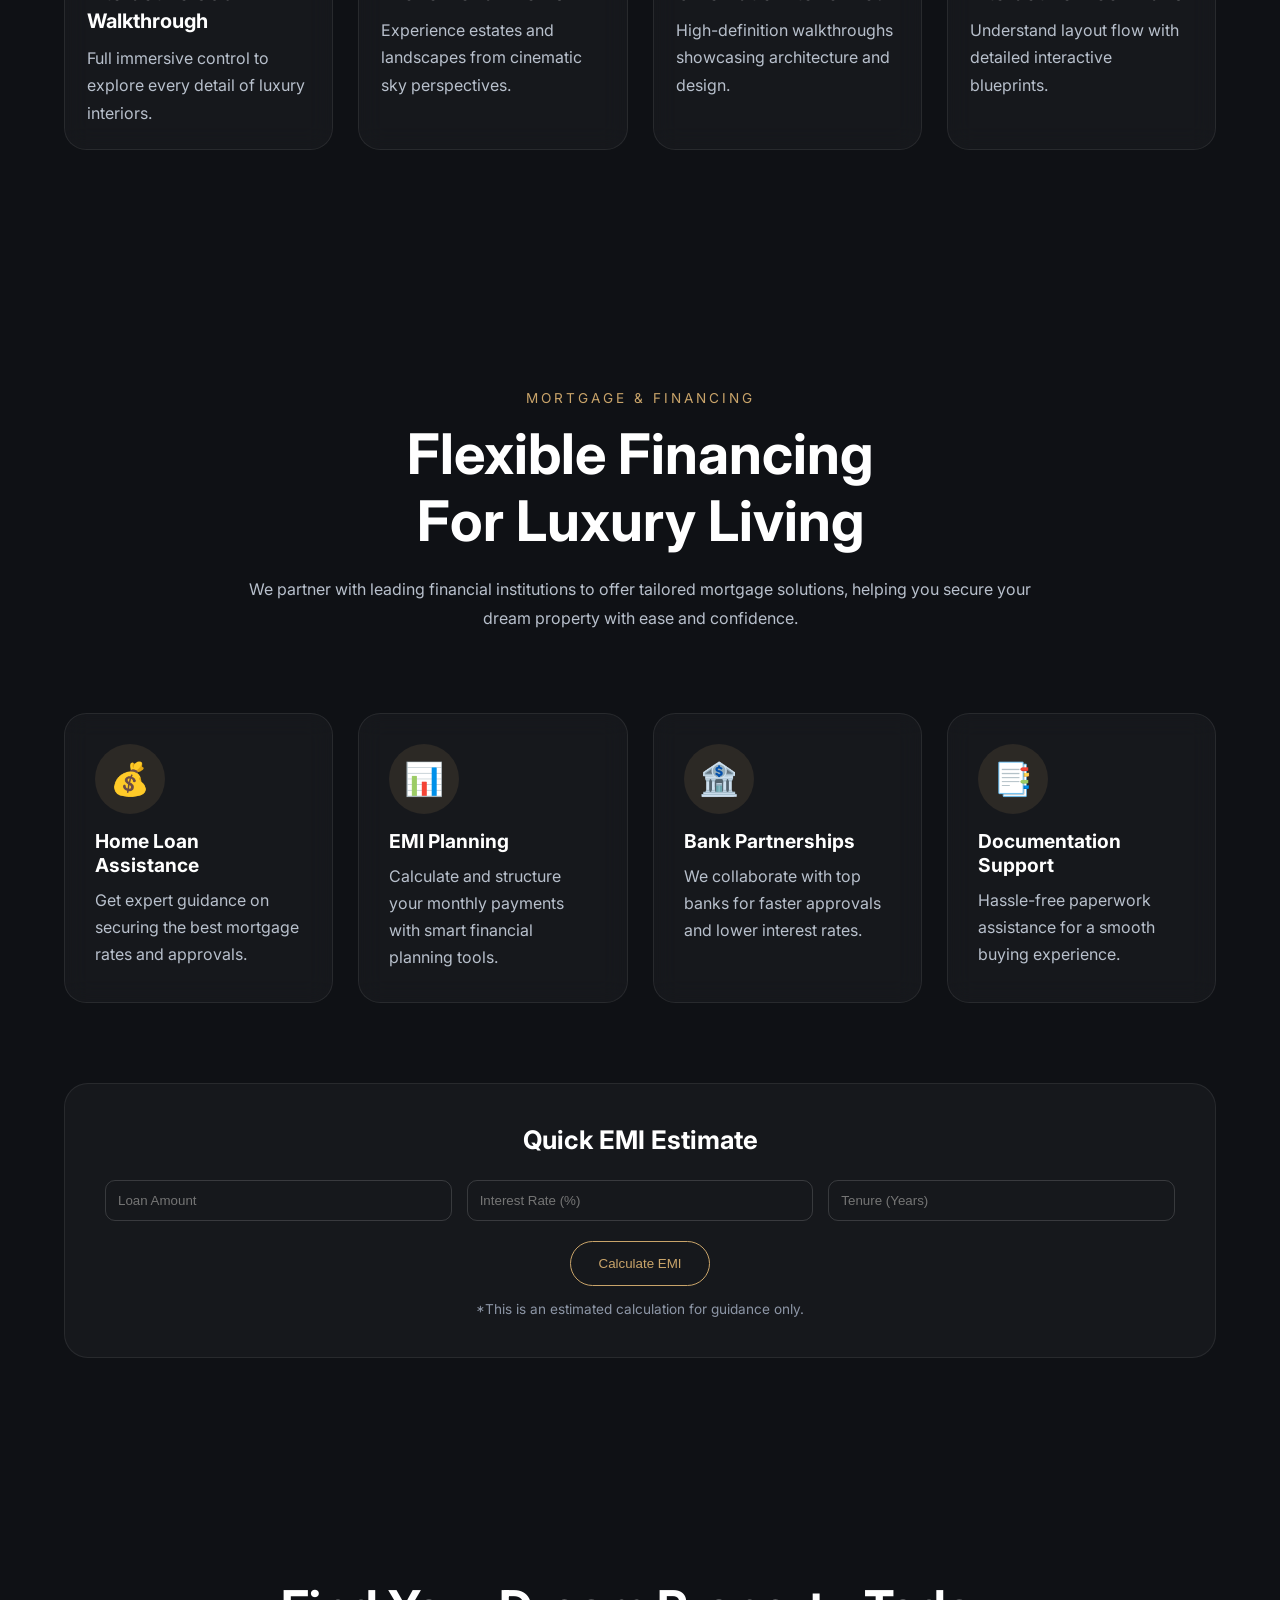
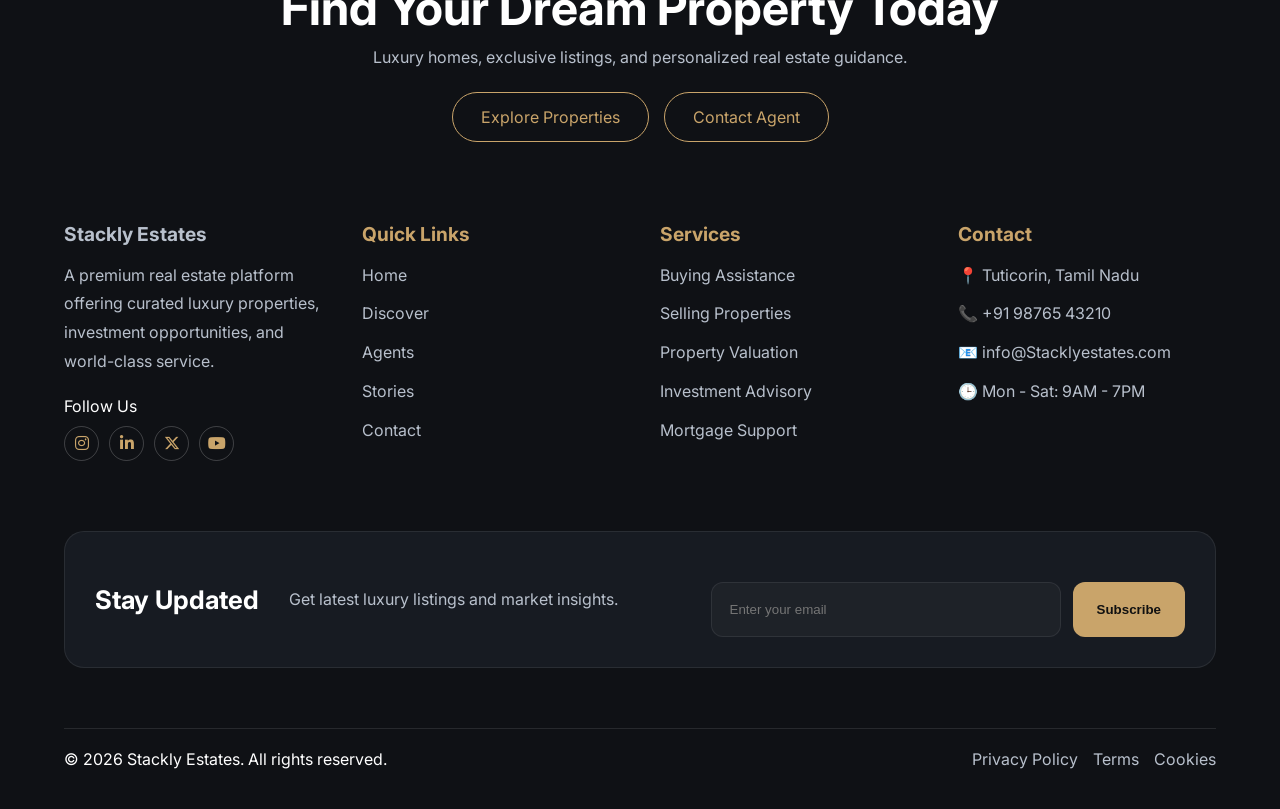
<file: admin-dashboard.html>
<!DOCTYPE html>
<html lang="en">
<head>
<meta charset="UTF-8">
<meta name="viewport" content="width=device-width, initial-scale=1.0">
<title>Admin Dashboard</title>
<link rel="stylesheet" href="css/admin-dashboard.css">
</head>

<body>

<div class="sidebar admin">

    <h2>Admin Panel</h2>

    <a href="#" onclick="showSection('dashboard')">Dashboard</a>
    <a href="#" onclick="showSection('users')">Property Management</a>
    <a href="#" onclick="showSection('trades')">User Management</a>
    <!-- <a href="#" onclick="showSection('risk')">Risk Engine</a> -->
    <a href="#" onclick="showSection('logs')">System Logs</a>
    <a href="#" onclick="showSection('analytics')">Analytics</a>

    <button class="logout-btn" onclick="logout()">
        <span>🚪</span> Logout
    </button>
    
</div>

<!-- ======== -->

<div class="main">

    <h1>Admin Control Center ⚙️</h1>


    <!-- DASHBOARD -->
<div class="content active" id="dashboard">

<div class="admin-overview">

  <!-- HERO WELCOME -->
  <section class="admin-hero">

    <div class="hero-left reveal-left">

      <span class="tag">ADMIN CONTROL CENTER</span>

      <h1>Welcome Back, <span id="userName">Sridhar</span>👑</h1>

      <p>
        Manage properties, users, agents, and system performance
        from your luxury real estate control dashboard.
      </p>

      <div class="hero-actions">

        <button onclick="window.location.href='dashboardError.html'">+ Add Property</button>
        <button onclick="window.location.href='dashboardError.html'">View Reports</button>

      </div>

    </div>

    <div class="hero-right reveal-right">

      <div class="system-card pop-card">
        <h3>System Health</h3>
        <p>All systems running smoothly</p>
      </div>

      <div class="system-card pop-card delay-1">
        <h3>Security Status</h3>
        <p>High Level Protection Active</p>
      </div>

    </div>

  </section>

  <!-- KPI STATS -->
  <section class="kpi-grid">

    <div class="kpi-card pop-card">
      <h2>1,248</h2>
      <p>Total Users</p>
    </div>

    <div class="kpi-card pop-card delay-1">
      <h2>86</h2>
      <p>Active Agents</p>
    </div>

    <div class="kpi-card pop-card delay-2">
      <h2>312</h2>
      <p>Properties Listed</p>
    </div>

    <div class="kpi-card pop-card delay-3">
      <h2>$4.2M</h2>
      <p>Revenue Generated</p>
    </div>

  </section>

  <!-- QUICK ACTIONS -->
  <section class="quick-panel">

    <h2 class="reveal-top">Quick Actions</h2>

    <div class="action-grid">

      <button class="action-card pop-card" onclick="window.location.href='dashboardError.html'">🏠 Add Property</button>
      <button class="action-card pop-card delay-1" onclick="window.location.href='dashboardError.html'">👥 Manage Users</button>
      <button class="action-card pop-card delay-2" onclick="window.location.href='dashboardError.html'">🧑‍💼 Assign Agents</button>
      <button class="action-card pop-card delay-3" onclick="window.location.href='dashboardError.html'">📅 View Appointments</button>
      <button class="action-card pop-card delay-4" onclick="window.location.href='dashboardError.html'">💰 Finance Report</button>
      <button class="action-card pop-card" onclick="window.location.href='dashboardError.html'">📊 Analytics</button>

    </div>

  </section>

  <!-- RECENT ACTIVITY -->
  <section class="activity-panel">

    <h2 class="reveal-top">Recent System Activity</h2>

    <div class="activity-list">

      <div class="activity-item pop-card">
        🏠 New property added: Ocean Villa Dubai
      </div>

      <div class="activity-item pop-card delay-1">
        👤 New user registered: Premium Client
      </div>

      <div class="activity-item pop-card delay-2">
        💰 Payment received: $25,000 commission
      </div>

      <div class="activity-item pop-card delay-3">
        📅 Appointment approved by admin
      </div>

    </div>

  </section>

</div>

</div>

<!-- USERS -->
<div class="content" id="users">

<div class="property-module">

  <!-- HERO -->
  <section class="pm-hero">

    <div class="pm-left reveal-left">

      <span class="tag">PROPERTY CONTROL</span>

      <h1>Manage Luxury Listings 🏠</h1>

      <p>
        Add, edit, approve, or remove premium properties.
        Control visibility and featured listings from one place.
      </p>

      <div class="pm-actions">

        <button onclick="openAddProperty()" onclick="window.location.href='dashboardError.html'" >+ Add Property</button>
        <button onclick="window.location.href='dashboardError.html'">Pending Approvals</button>
        <button onclick="window.location.href='dashboardError.html'">Featured Listings</button>

      </div>

    </div>

  </section>

  <!-- FILTER BAR -->
  <section class="pm-filters reveal-top">

    <input type="text" placeholder="Search property name, location...">

    <select>
      <option>All Status</option>
      <option>Active</option>
      <option>Pending</option>
      <option>Sold</option>
    </select>

    <select>
      <option>All Types</option>
      <option>Villa</option>
      <option>Apartment</option>
      <option>Penthouse</option>
    </select>

    <button onclick="window.location.href='dashboardError.html'">Filter</button>

  </section>

  <!-- PROPERTY GRID -->
  <section class="pm-grid">

    <div class="pm-card pop-card">

      <img src="images/ANI-20230324084320.webp" />

      <div class="pm-content">

        <h3>Oceanfront Luxury Villa</h3>
        <p>Dubai Marina, UAE</p>

        <div class="pm-price">$2,450,000</div>

        <div class="pm-status active">Active</div>

        <div class="pm-buttons">

          <button onclick="window.location.href='dashboardError.html'">Edit</button>
          <button onclick="window.location.href='dashboardError.html'">Feature</button>
          <button class="danger" onclick="window.location.href='dashboardError.html'">Delete</button>

        </div>

      </div>

    </div>

    <div class="pm-card pop-card delay-1">

      <img src="images/img-1.webp" />

      <div class="pm-content">

        <h3>Skyline Penthouse</h3>
        <p>New York, USA</p>

        <div class="pm-price">$3,100,000</div>

        <div class="pm-status pending">Pending</div>

        <div class="pm-buttons">

          <button onclick="window.location.href='dashboardError.html'">Approve</button>
          <button onclick="window.location.href='dashboardError.html'">Edit</button>
          <button class="danger" onclick="window.location.href='dashboardError.html'">Reject</button>

        </div>

      </div>

    </div>

    <div class="pm-card pop-card delay-2">

      <img src="images/img-11.webp" />

      <div class="pm-content">

        <h3>Modern Glass Villa</h3>
        <p>London, UK</p>

        <div class="pm-price">$1,890,000</div>

        <div class="pm-status sold">Sold</div>

        <div class="pm-buttons">

          <button onclick="window.location.href='dashboardError.html'">View</button>
          <button onclick="window.location.href='dashboardError.html'">Archive</button>

        </div>

      </div>

    </div>

  </section>

</div>

</div>


<!-- TRADES -->
<div class="content" id="trades">

<div class="user-module">

  <!-- HERO -->
  <section class="um-hero">

    <div class="um-left reveal-left">

      <span class="tag">USER CONTROL CENTER</span>

      <h1>Manage Platform Users 👥</h1>

      <p>
        View, verify, block, or assign roles to all users in the luxury real estate platform.
      </p>

    </div>

  </section>

  <!-- FILTER BAR -->
  <section class="um-filters reveal-top">

    <input type="text" placeholder="Search user name or email...">

    <select>
      <option>All Roles</option>
      <option>User</option>
      <option>Agent</option>
      <option>Admin</option>
    </select>

    <select>
      <option>All Status</option>
      <option>Active</option>
      <option>Blocked</option>
      <option>Pending</option>
    </select>

    <button onclick="window.location.href='dashboardError.html'">Search</button>

  </section>

  <!-- USER TABLE -->
  <section class="um-table pop-card">

    <table>

      <thead>
        <tr>
          <th>User</th>
          <th>Email</th>
          <th>Role</th>
          <th>Status</th>
          <th>Joined</th>
          <th>Actions</th>
        </tr>
      </thead>

      <tbody>

        <tr>
          <td>
            <div class="user-info">
              <img src="images/img-2.webp">
              <span>Rahul Sharma</span>
            </div>
          </td>

          <td>rahul@example.com</td>

          <td><span class="role user">User</span></td>

          <td><span class="status active">Active</span></td>

          <td>12 Jan 2026</td>

          <td>
            <button class="btn view" onclick="window.location.href='dashboardError.html'">View</button>
            <button class="btn block" onclick="window.location.href='dashboardError.html'">Block</button>
          </td>
        </tr>

        <tr>
          <td>
            <div class="user-info">
              <img src="images/img10.webp">
              <span>Priya Nair</span>
            </div>
          </td>

          <td>priya@example.com</td>

          <td><span class="role agent">Agent</span></td>

          <td><span class="status pending">Pending</span></td>

          <td>05 Feb 2026</td>

          <td>
            <button class="btn approve" onclick="window.location.href='dashboardError.html'">Approve</button>
            <button class="btn block" onclick="window.location.href='dashboardError.html'">Block</button>
          </td>
        </tr>

        <tr>
          <td>
            <div class="user-info">
              <img src="images/img12.webp">
              <span>Admin Team</span>
            </div>
          </td>

          <td>admin@luxury.com</td>

          <td><span class="role admin">Admin</span></td>

          <td><span class="status active">Active</span></td>

          <td>01 Jan 2026</td>

          <td>
            <button class="btn view" onclick="window.location.href='dashboardError.html'">View</button>
          </td>
        </tr>

      </tbody>

    </table>

  </section>

</div>

</div>

<!-- NOTIFICATION -->
<div class="content" id="logs">

<div class="notification-module">

  <!-- HERO -->
  <section class="nt-hero">

    <div class="nt-left reveal-left">

      <span class="tag">SYSTEM ALERTS</span>

      <h1>Notifications Center 🔔</h1>

      <p>
        Monitor all system activities, user actions, payments,
        property updates, and security alerts in real time.
      </p>

    </div>

  </section>

  <!-- FILTER BAR -->
  <section class="nt-filters reveal-top">

    <select>
      <option>All Notifications</option>
      <option>Users</option>
      <option>Properties</option>
      <option>Payments</option>
      <option>System</option>
    </select>

    <select>
      <option>All Priority</option>
      <option>High</option>
      <option>Medium</option>
      <option>Low</option>
    </select>

    <button onclick="window.location.href='dashboardError.html'">Mark All Read</button>

  </section>

  <!-- NOTIFICATION LIST -->
  <section class="nt-list">

    <div class="nt-card pop-card">

      <div class="nt-icon">🏠</div>

      <div class="nt-content">
        <h3>New Property Submitted</h3>
        <p>Ocean Villa Dubai has been added for approval</p>
        <span class="time">2 mins ago</span>
      </div>

      <span class="badge high">High</span>

    </div>

    <div class="nt-card pop-card delay-1">

      <div class="nt-icon">👤</div>

      <div class="nt-content">
        <h3>New User Registered</h3>
        <p>Premium client account created successfully</p>
        <span class="time">10 mins ago</span>
      </div>

      <span class="badge medium">Medium</span>

    </div>

    <div class="nt-card pop-card delay-2">

      <div class="nt-icon">💰</div>

      <div class="nt-content">
        <h3>Payment Received</h3>
        <p>$25,000 commission transferred successfully</p>
        <span class="time">1 hour ago</span>
      </div>

      <span class="badge high">High</span>

    </div>

    <div class="nt-card pop-card delay-3">

      <div class="nt-icon">🔐</div>

      <div class="nt-content">
        <h3>Security Login Alert</h3>
        <p>New login detected from Chennai, India</p>
        <span class="time">3 hours ago</span>
      </div>

      <span class="badge low">Low</span>

    </div>

  </section>

</div>
    
</div>

<!-- ANALYTICS -->
<div class="content" id="analytics">

<div class="analytics-module">

  <!-- HERO -->
  <section class="an-hero">

    <div class="an-left reveal-left">

      <span class="tag">ANALYTICS ENGINE</span>

      <h1>Performance Insights 📊</h1>

      <p>
        Track property performance, user engagement, revenue trends,
        and platform growth in real time.
      </p>

    </div>

  </section>

  <!-- KPI ROW -->
  <section class="an-kpis">

    <div class="an-card pop-card">
      <h2>128K</h2>
      <p>Property Views</p>
    </div>

    <div class="an-card pop-card delay-1">
      <h2>8.4K</h2>
      <p>Active Users</p>
    </div>

    <div class="an-card pop-card delay-2">
      <h2>1,240</h2>
      <p>Bookings</p>
    </div>

    <div class="an-card pop-card delay-3">
      <h2>$5.6M</h2>
      <p>Revenue</p>
    </div>

  </section>

  <!-- CHART SECTION -->
  <section class="an-charts">

    <div class="chart-box reveal-top">

      <h3>Revenue Growth</h3>

      <div class="chart-placeholder">
        📈 Line Chart Placeholder
      </div>

    </div>

    <div class="chart-box reveal-right">

      <h3>User Engagement</h3>

      <div class="chart-placeholder">
        📊 Bar Chart Placeholder
      </div>

    </div>

  </section>

  <!-- PERFORMANCE INSIGHTS -->
  <section class="an-insights">

    <h2 class="reveal-left">Top Insights</h2>

    <div class="insight-grid">

      <div class="insight-card pop-card">
        🏠 Luxury villas get 62% more views than apartments
      </div>

      <div class="insight-card pop-card delay-1">
        📍 Dubai & London are top-performing locations
      </div>

      <div class="insight-card pop-card delay-2">
        💰 Premium listings convert 3.8x faster
      </div>

      <div class="insight-card pop-card delay-3">
        👥 Mobile users dominate traffic (72%)
      </div>

    </div>

  </section>

</div>

</div>
<!--  -->

</div>

<script src="js/admin-dashboard.js"></script>
</body>
</html>
</file>
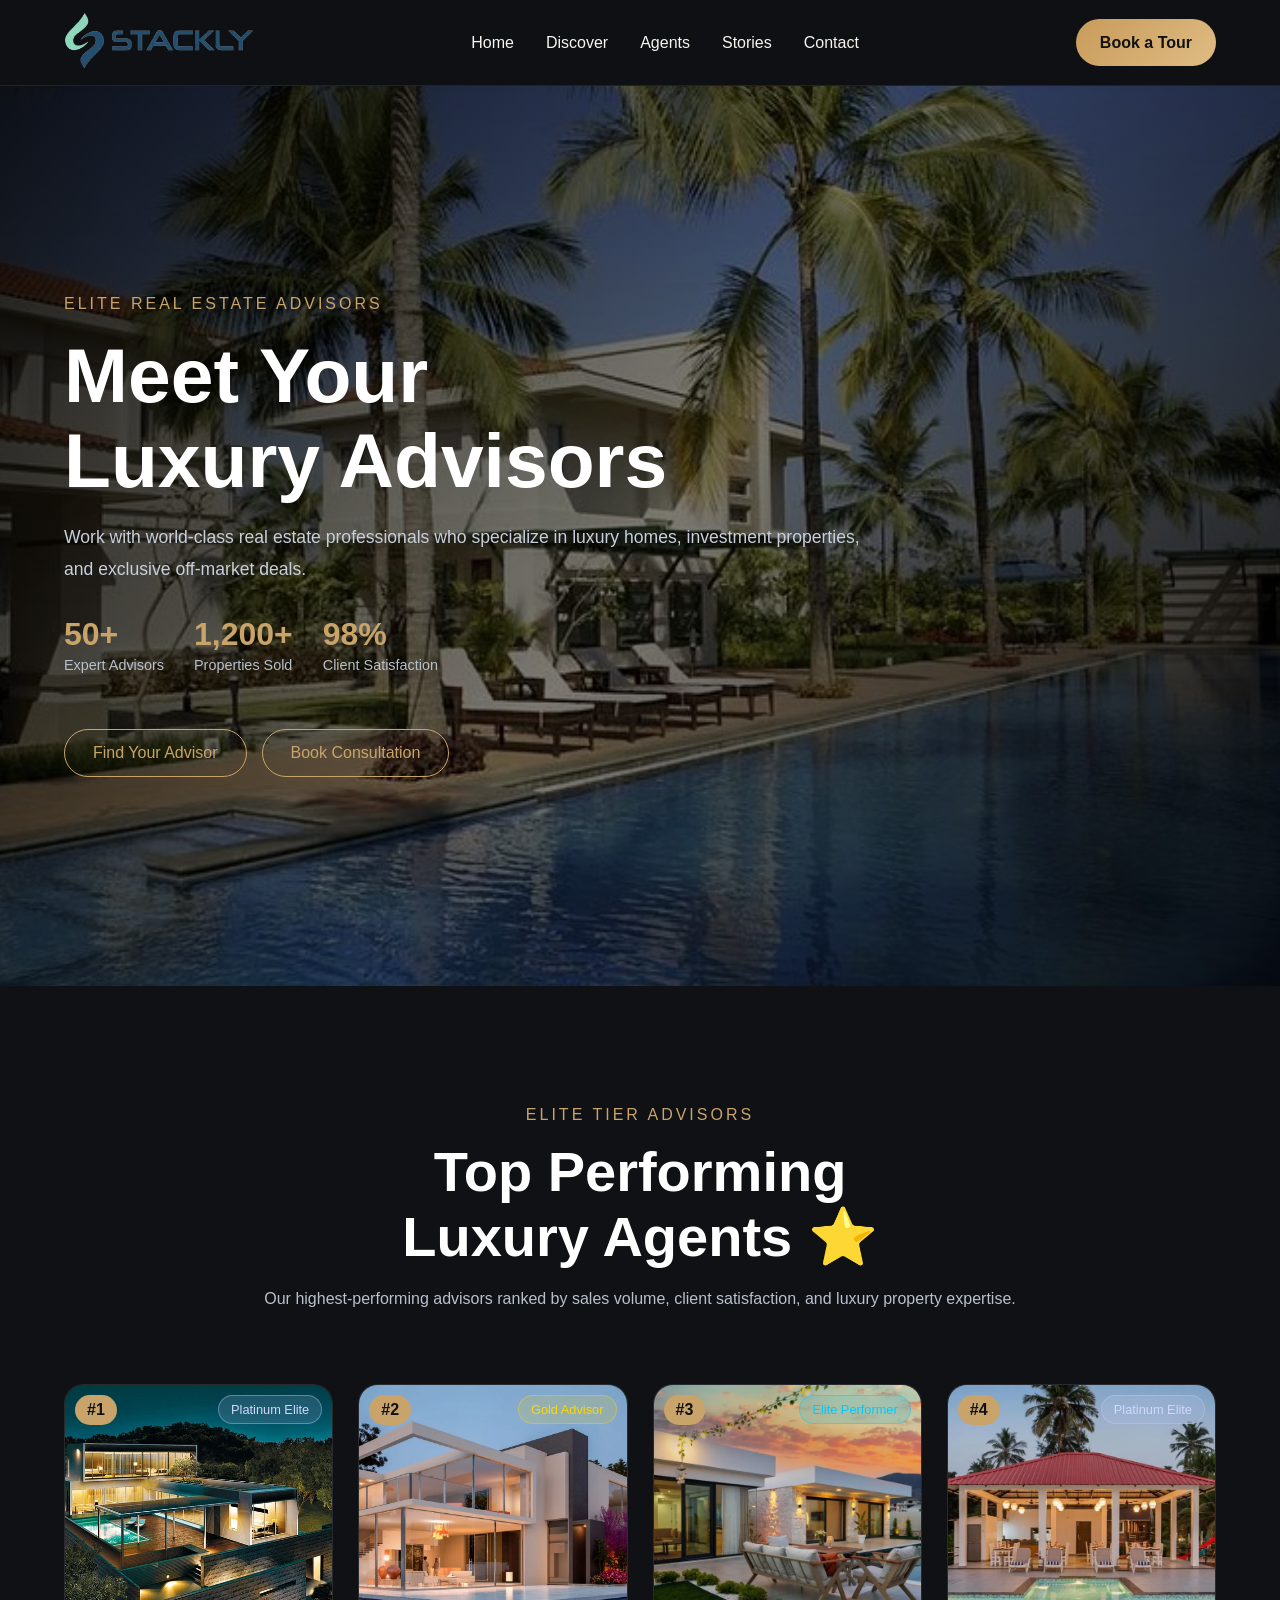
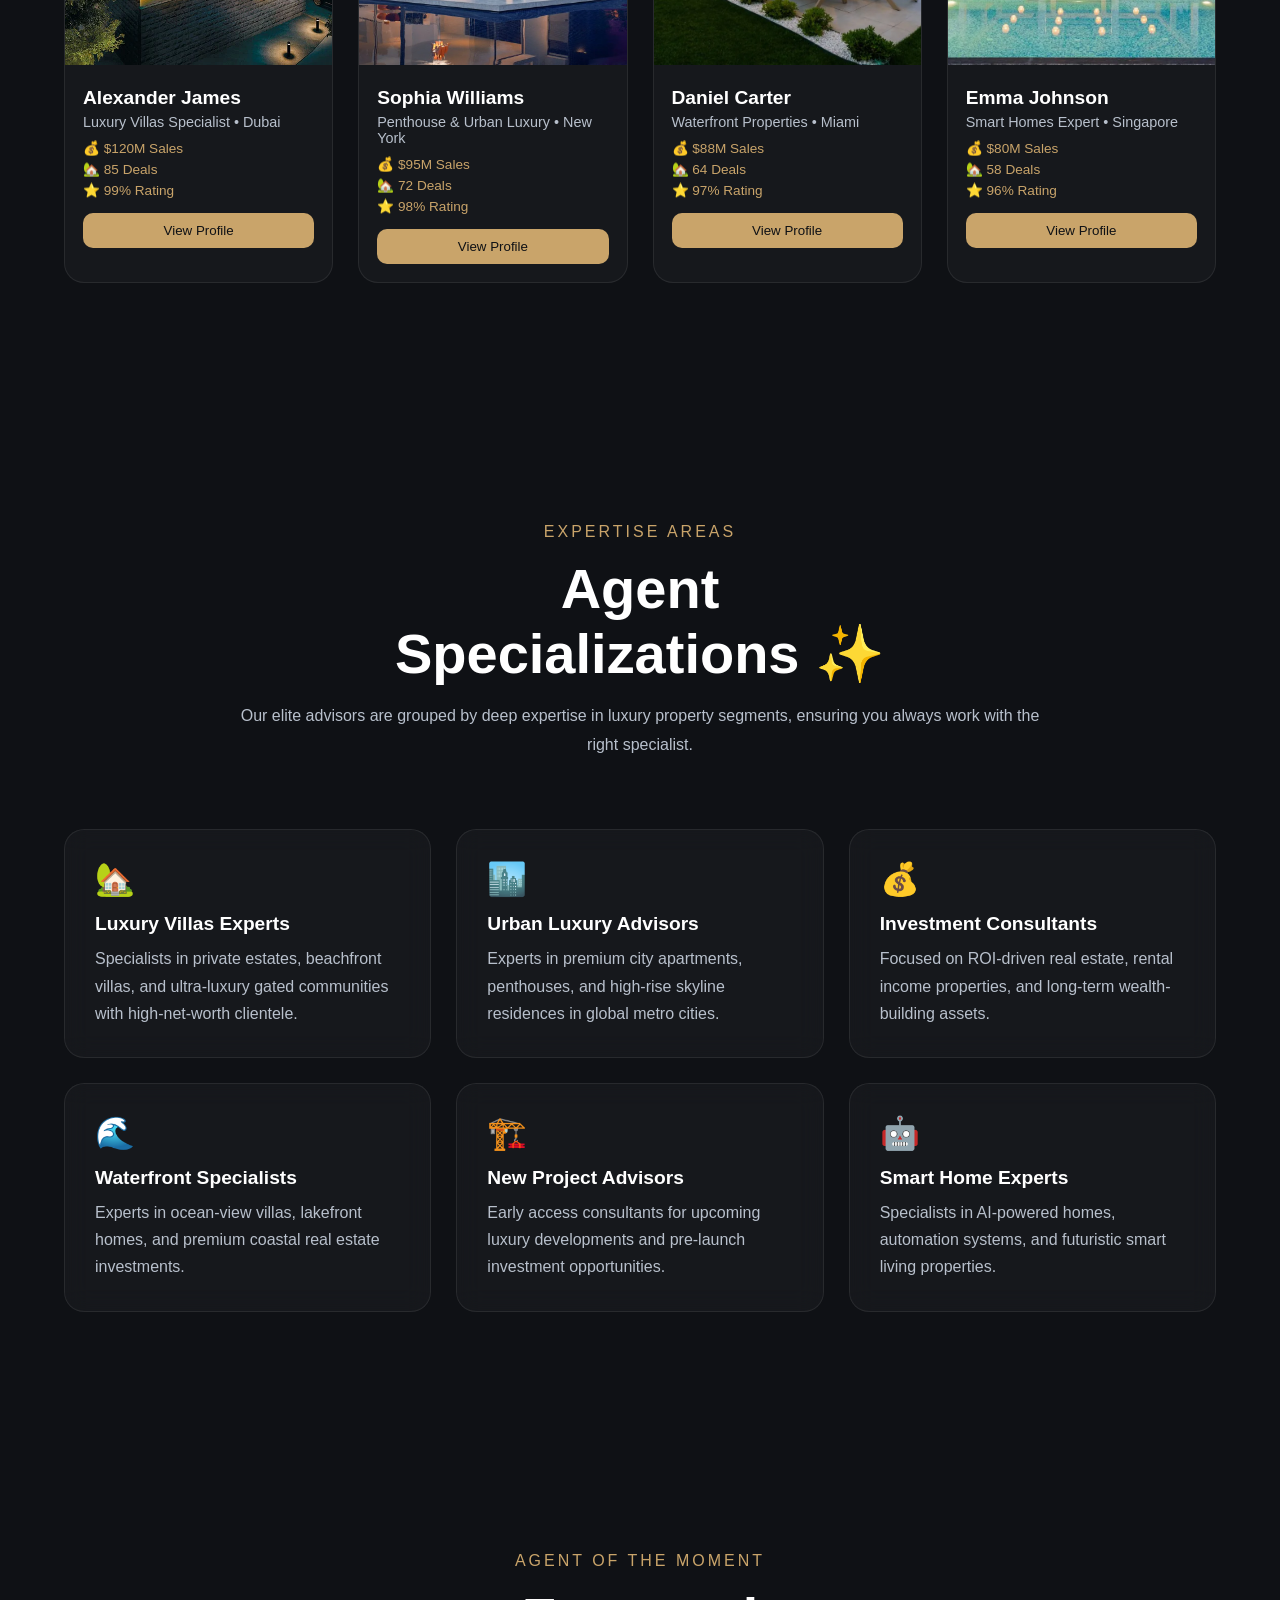
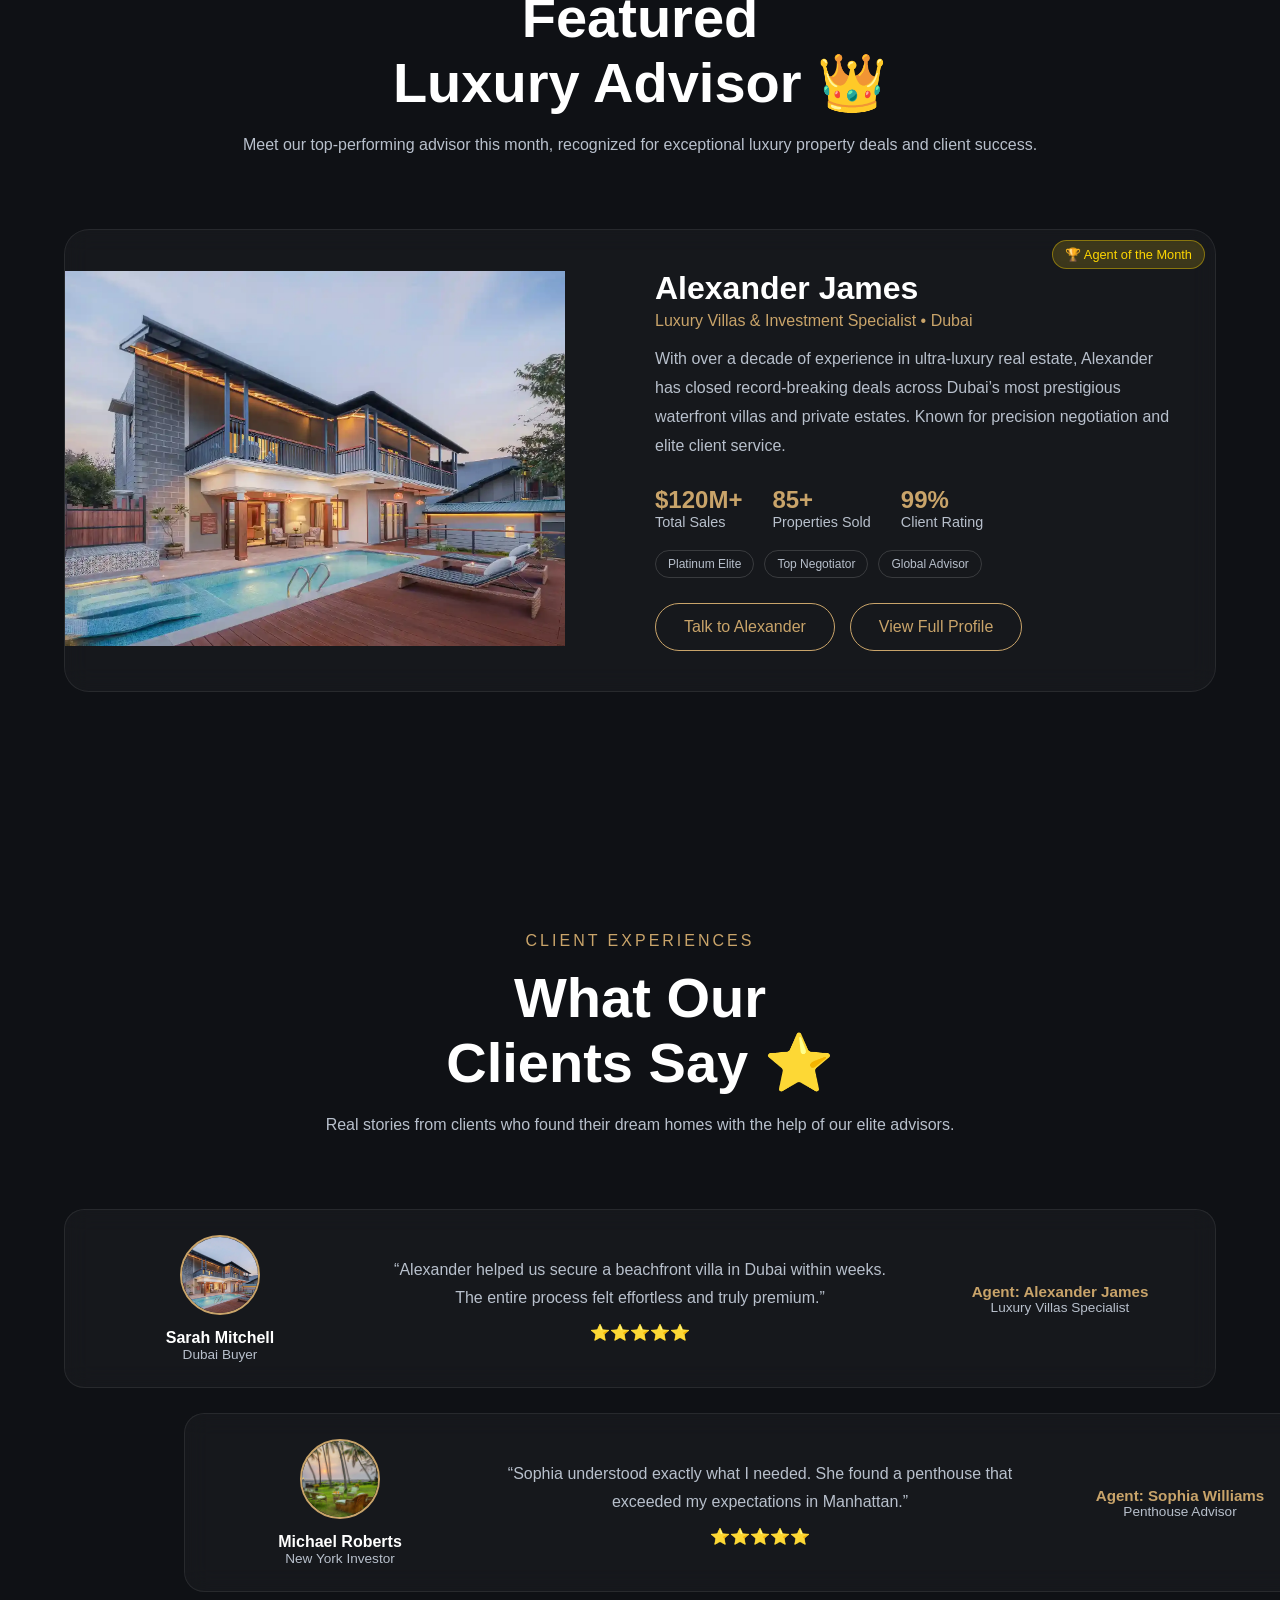
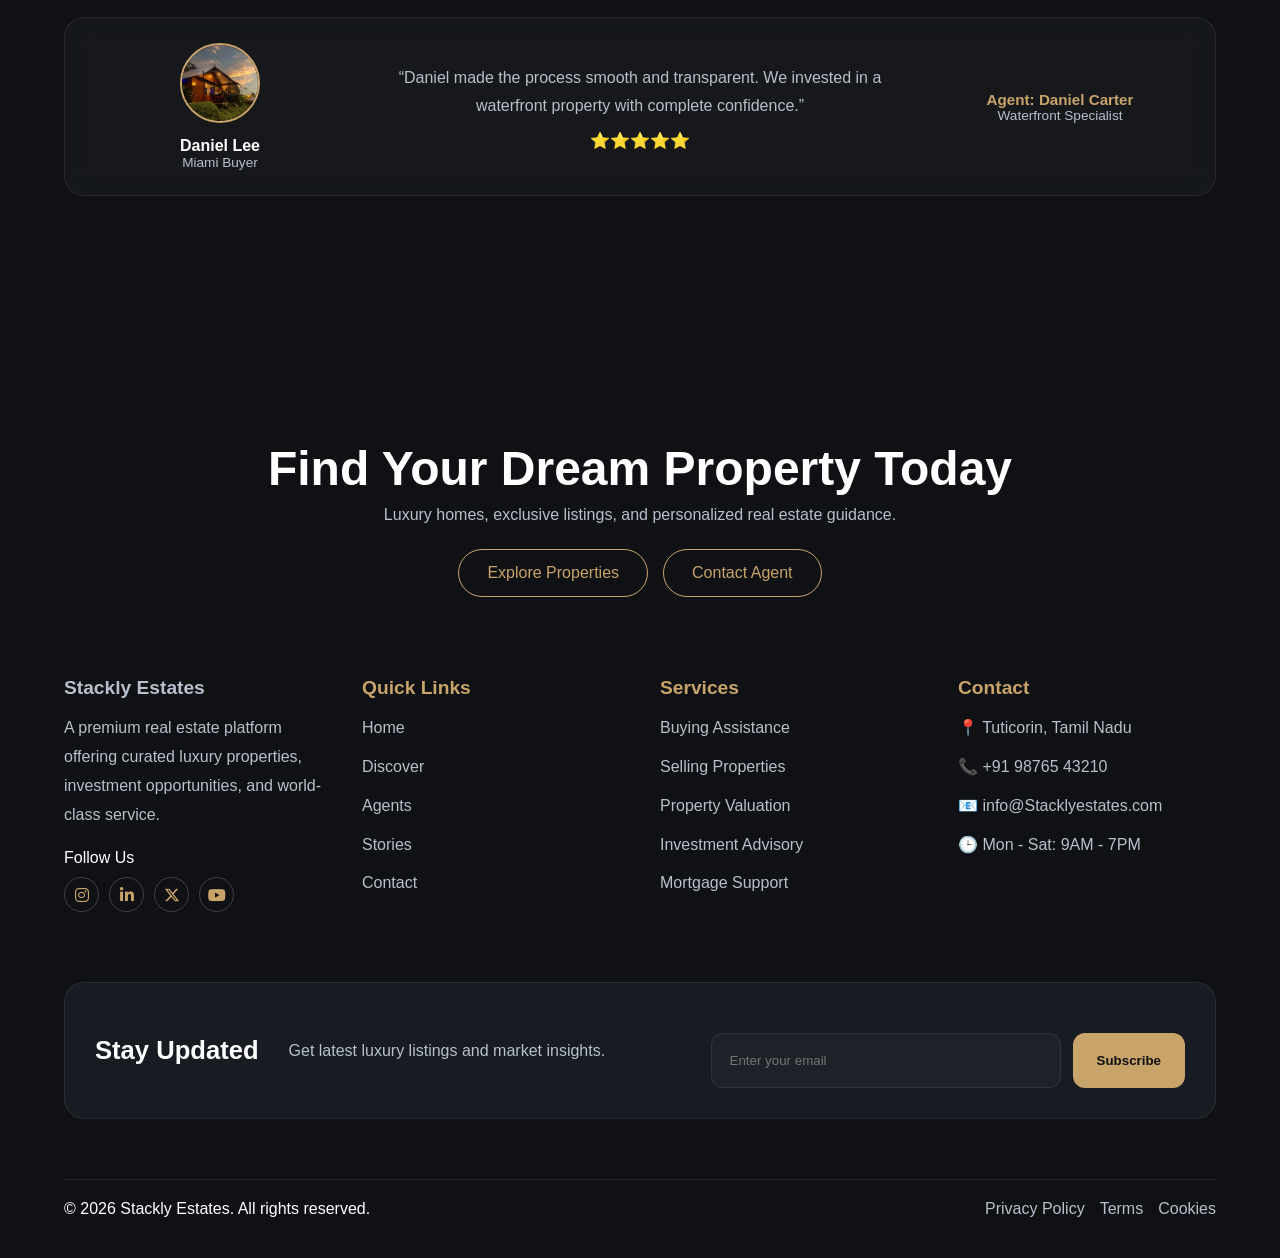
<file: agents.html>
<!DOCTYPE html>
<html lang="en">
<head>
    <meta charset="UTF-8">
    <meta name="viewport" content="width=device-width, initial-scale=1.0">
    <link rel="stylesheet"
     href="https://cdnjs.cloudflare.com/ajax/libs/font-awesome/6.5.1/css/all.min.css">
    <link rel="stylesheet" href="css/agents.css">
    <link rel="stylesheet" href="css/auth.css">
    <title>Document</title>
</head>
<body>

<!-- NAVBAR -->
<header class="nav">
  <div class="container nav-container">

    <!-- LOGO -->
    <a href="index.html" class="logo">
      <img src="images/logo-stackly (1).webp" alt="Stackly Estates">
    </a>

    <!-- NAVIGATION -->
    <nav class="nav-links" id="navLinks">
      <a href="index.html">Home</a>
      <a href="discover.html">Discover</a>
      <a href="agents.html">Agents</a>
      <a href="stories.html">Stories</a>
      <a href="contact.html">Contact</a>

      <!-- Mobile Only CTA -->
      <a class="mobile-tour-btn" onclick="openPopup()">Book a Tour</a>
    </nav>

    <!-- DESKTOP ACTIONS -->
    <div class="nav-actions">
      <!-- <a onclick="openPopup()" class="signin-btn">Sign In</a> -->
      <a onclick="openPopup()" class="tour-btn">Book a Tour</a>
    </div>

    <!-- MOBILE TOGGLE -->
    <button class="menu-toggle" id="menuToggle">
      ☰
    </button>

  </div>
</header>
    
<section class="agents-hero">

  <!-- BACKGROUND -->
  <div class="hero-bg"></div>
  <div class="hero-overlay"></div>

  <div class="container">

    <div class="hero-content">

      <span class="tag reveal-left">Elite Real Estate Advisors</span>

      <h1>
        <span class="reveal-top">Meet Your</span>
        <span class="reveal-right">Luxury Advisors</span>
      </h1>

      <p class="reveal-bottom">
        Work with world-class real estate professionals who specialize in luxury homes,
        investment properties, and exclusive off-market deals.
      </p>

      <!-- STATS -->
      <div class="stats reveal-bottom">

        <div>
          <h3>50+</h3>
          <p>Expert Advisors</p>
        </div>

        <div>
          <h3>1,200+</h3>
          <p>Properties Sold</p>
        </div>

        <div>
          <h3>98%</h3>
          <p>Client Satisfaction</p>
        </div>

      </div>

      <!-- CTA -->
      <div class="cta reveal-bottom">
        <a href="error.html" class="lux-btn">Find Your Advisor</a>
        <a href="error.html" class="lux-btn outline">Book Consultation</a>
      </div>

    </div>

  </div>

</section>

<!-- TOP PERFORMING AGENTS -->
<section class="elite-agents">

  <div class="container">

    <!-- TITLE -->
    <div class="section-title">

      <span class="subtitle reveal-left">Elite Tier Advisors</span>

      <h2>
        <span class="reveal-top">Top Performing</span>
        <span class="reveal-right">Luxury Agents ⭐</span>
      </h2>

      <p class="reveal-bottom">
        Our highest-performing advisors ranked by sales volume, client satisfaction,
        and luxury property expertise.
      </p>

    </div>

    <!-- GRID -->
    <div class="elite-grid">

      <!-- AGENT 1 -->
      <div class="elite-card reveal-left">
        <div class="rank">#1</div>
        <div class="badge platinum">Platinum Elite</div>

        <img src="images/img-1.webp">

        <div class="elite-info">
          <h3>Alexander James</h3>
          <p>Luxury Villas Specialist • Dubai</p>

          <div class="stats">
            <span>💰 $120M Sales</span>
            <span>🏡 85 Deals</span>
            <span>⭐ 99% Rating</span>
          </div>

          <button>View Profile</button>
        </div>
      </div>

      <!-- AGENT 2 -->
      <div class="elite-card reveal-top">
        <div class="rank">#2</div>
        <div class="badge gold">Gold Advisor</div>

        <img src="images/img-2.webp">

        <div class="elite-info">
          <h3>Sophia Williams</h3>
          <p>Penthouse & Urban Luxury • New York</p>

          <div class="stats">
            <span>💰 $95M Sales</span>
            <span>🏡 72 Deals</span>
            <span>⭐ 98% Rating</span>
          </div>

          <button>View Profile</button>
        </div>
      </div>

      <!-- AGENT 3 -->
      <div class="elite-card reveal-right">
        <div class="rank">#3</div>
        <div class="badge elite">Elite Performer</div>

        <img src="images/img3.webp">

        <div class="elite-info">
          <h3>Daniel Carter</h3>
          <p>Waterfront Properties • Miami</p>

          <div class="stats">
            <span>💰 $88M Sales</span>
            <span>🏡 64 Deals</span>
            <span>⭐ 97% Rating</span>
          </div>

          <button>View Profile</button>
        </div>
      </div>

      <!-- AGENT 4 -->
      <div class="elite-card reveal-bottom">
        <div class="rank">#4</div>
        <div class="badge platinum">Platinum Elite</div>

        <img src="images/img4.webp">

        <div class="elite-info">
          <h3>Emma Johnson</h3>
          <p>Smart Homes Expert • Singapore</p>

          <div class="stats">
            <span>💰 $80M Sales</span>
            <span>🏡 58 Deals</span>
            <span>⭐ 96% Rating</span>
          </div>

          <button>View Profile</button>
        </div>
      </div>

    </div>

  </div>

</section>

<!-- AGENT SPECILIZATION -->
<section class="specializations">

  <div class="container">

    <!-- TITLE -->
    <div class="section-title">

      <span class="subtitle reveal-left">Expertise Areas</span>

      <h2>
        <span class="reveal-top">Agent</span>
        <span class="reveal-right">Specializations ✨</span>
      </h2>

      <p class="reveal-bottom">
        Our elite advisors are grouped by deep expertise in luxury property segments,
        ensuring you always work with the right specialist.
      </p>

    </div>

    <!-- GRID -->
    <div class="spec-grid">

      <!-- 1 -->
      <div class="spec-item reveal-left">
        <div class="icon">🏡</div>
        <h3>Luxury Villas Experts</h3>
        <p>
          Specialists in private estates, beachfront villas, and ultra-luxury gated communities
          with high-net-worth clientele.
        </p>
      </div>

      <!-- 2 -->
      <div class="spec-item reveal-top">
        <div class="icon">🏙️</div>
        <h3>Urban Luxury Advisors</h3>
        <p>
          Experts in premium city apartments, penthouses, and high-rise skyline residences
          in global metro cities.
        </p>
      </div>

      <!-- 3 -->
      <div class="spec-item reveal-right">
        <div class="icon">💰</div>
        <h3>Investment Consultants</h3>
        <p>
          Focused on ROI-driven real estate, rental income properties, and long-term wealth-building assets.
        </p>
      </div>

      <!-- 4 -->
      <div class="spec-item reveal-bottom">
        <div class="icon">🌊</div>
        <h3>Waterfront Specialists</h3>
        <p>
          Experts in ocean-view villas, lakefront homes, and premium coastal real estate investments.
        </p>
      </div>

      <!-- 5 -->
      <div class="spec-item reveal-left">
        <div class="icon">🏗️</div>
        <h3>New Project Advisors</h3>
        <p>
          Early access consultants for upcoming luxury developments and pre-launch investment opportunities.
        </p>
      </div>

      <!-- 6 -->
      <div class="spec-item reveal-right">
        <div class="icon">🤖</div>
        <h3>Smart Home Experts</h3>
        <p>
          Specialists in AI-powered homes, automation systems, and futuristic smart living properties.
        </p>
      </div>

    </div>

  </div>

</section>

<!-- FEATURED AGENT SPOTLIGHT -->

<section class="agent-spotlight">

  <div class="container">

    <!-- TITLE -->
    <div class="section-title">

      <span class="subtitle reveal-left">Agent of the Moment</span>

      <h2>
        <span class="reveal-top">Featured</span>
        <span class="reveal-right">Luxury Advisor 👑</span>
      </h2>

      <p class="reveal-bottom">
        Meet our top-performing advisor this month, recognized for exceptional luxury property deals
        and client success.
      </p>

    </div>

    <!-- SPOTLIGHT CARD -->
    <div class="spotlight">

      <!-- IMAGE SIDE -->
      <div class="spotlight-img reveal-left">
        <img src="images/img5.webp">
      </div>

      <!-- CONTENT SIDE -->
      <div class="spotlight-info reveal-right">

        <div class="badge">🏆 Agent of the Month</div>

        <h3>Alexander James</h3>
        <p class="role">Luxury Villas & Investment Specialist • Dubai</p>

        <p class="story">
          With over a decade of experience in ultra-luxury real estate,
          Alexander has closed record-breaking deals across Dubai’s most prestigious waterfront villas
          and private estates. Known for precision negotiation and elite client service.
        </p>

        <!-- STATS -->
        <div class="stats">

          <div>
            <h4>$120M+</h4>
            <p>Total Sales</p>
          </div>

          <div>
            <h4>85+</h4>
            <p>Properties Sold</p>
          </div>

          <div>
            <h4>99%</h4>
            <p>Client Rating</p>
          </div>

        </div>

        <!-- BADGES -->
        <div class="badges">
          <span>Platinum Elite</span>
          <span>Top Negotiator</span>
          <span>Global Advisor</span>
        </div>

        <!-- CTA -->
        <div class="cta">
          <a href="error.html" class="lux-btn">Talk to Alexander</a>
          <a href="error.html" class="lux-btn outline">View Full Profile</a>
        </div>

      </div>

    </div>

  </div>

</section>

<!-- CLIENT TESTIMONIALS -->
<section class="testimonials">

  <div class="container">

    <!-- TITLE -->
    <div class="section-title">

      <span class="subtitle reveal-left">Client Experiences</span>

      <h2>
        <span class="reveal-top">What Our</span>
        <span class="reveal-right">Clients Say ⭐</span>
      </h2>

      <p class="reveal-bottom">
        Real stories from clients who found their dream homes with the help of our elite advisors.
      </p>

    </div>

    <!-- TESTIMONIALS -->

    <!-- 1 -->
    <div class="test-row reveal-left">

      <div class="client">
        <img src="images/img5.webp">
        <h3>Sarah Mitchell</h3>
        <p>Dubai Buyer</p>
      </div>

      <div class="review">
        <p>
          “Alexander helped us secure a beachfront villa in Dubai within weeks.
          The entire process felt effortless and truly premium.”
        </p>
        <span>⭐⭐⭐⭐⭐</span>
      </div>

      <div class="agent">
        <h4>Agent: Alexander James</h4>
        <p>Luxury Villas Specialist</p>
      </div>

    </div>

    <!-- 2 -->
    <div class="test-row reverse reveal-right">

      <div class="client">
        <img src="images/img6.webp">
        <h3>Michael Roberts</h3>
        <p>New York Investor</p>
      </div>

      <div class="review">
        <p>
          “Sophia understood exactly what I needed.
          She found a penthouse that exceeded my expectations in Manhattan.”
        </p>
        <span>⭐⭐⭐⭐⭐</span>
      </div>

      <div class="agent">
        <h4>Agent: Sophia Williams</h4>
        <p>Penthouse Advisor</p>
      </div>

    </div>

    <!-- 3 -->
    <div class="test-row reveal-left">

      <div class="client">
        <img src="images/img7.webp">
        <h3>Daniel Lee</h3>
        <p>Miami Buyer</p>
      </div>

      <div class="review">
        <p>
          “Daniel made the process smooth and transparent.
          We invested in a waterfront property with complete confidence.”
        </p>
        <span>⭐⭐⭐⭐⭐</span>
      </div>

      <div class="agent">
        <h4>Agent: Daniel Carter</h4>
        <p>Waterfront Specialist</p>
      </div>

    </div>

  </div>

</section>

<!-- FOOTER -->
<footer class="lux-footer">
  <div class="container">

    <!-- TOP CTA -->
    <div class="footer-cta reveal-top">
      <h2>Find Your Dream Property Today</h2>
      <p>Luxury homes, exclusive listings, and personalized real estate guidance.</p>
      <div class="cta-buttons">
        <a href="error.html" class="lux-btn">Explore Properties</a>
        <a href="error.html" class="lux-btn outline">Contact Agent</a>
      </div>
    </div>

    <!-- GRID -->
    <div class="footer-grid">

      <!-- BRAND -->
      <div class="footer-col reveal-left">
        <h3 class="brand"><a href="index.html">Stackly Estates</a></h3>
        <p>
          A premium real estate platform offering curated luxury properties,
          investment opportunities, and world-class service.
        </p>

        <div class="socials">
          <span>Follow Us</span>
          <div class="icons">
            <a onclick="window.location.href='error.html'"> <i class="fa-brands fa-instagram"></i> </a>
            <a onclick="window.location.href='error.html'"> <i class="fa-brands fa-linkedin-in"></i> </a>
            <a onclick="window.location.href='error.html'"> <i class="fa-brands fa-x-twitter"></i> </a>
            <a onclick="window.location.href='error.html'"> <i class="fa-brands fa-youtube"></i> </a>
          </div>
        </div>
      </div>

      <!-- LINKS -->
      <div class="footer-col reveal-top">
        <h3>Quick Links</h3>
        <ul>
          <li><a href="index.html">Home</a></li>
          <li><a href="discover.html">Discover</a></li>
          <li><a href="agents.html">Agents</a></li>
          <li><a href="stories.html">Stories  </a></li>
          <li><a href="contact.html">Contact</a></li>
        </ul>
      </div>

      <!-- SERVICES -->
      <div class="footer-col reveal-right">
        <h3>Services</h3>
        <ul>
          <li><a href="error.html">Buying Assistance</a></li>
          <li><a href="error.html">Selling Properties</a></li>
          <li><a href="error.html">Property Valuation</a></li>
          <li><a href="error.html">Investment Advisory</a></li>
          <li><a href="error.html">Mortgage Support</a></li>
        </ul>
      </div>

      <!-- CONTACT -->
      <div class="footer-col reveal-bottom">
        <h3>Contact</h3>
        <ul class="contact-info">
          <li>📍 Tuticorin, Tamil Nadu</li>
          <li>📞 +91 98765 43210</li>
          <li>📧 info@Stacklyestates.com</li>
          <li>🕒 Mon - Sat: 9AM - 7PM</li>
        </ul>
      </div>

    </div>

    <!-- NEWSLETTER -->
    <div class="newsletter reveal-bottom">
      <h3>Stay Updated</h3>
      <p>Get latest luxury listings and market insights.</p>

      <div class="newsletter-box">
        <input type="email" placeholder="Enter your email">
        <button>Subscribe</button>
      </div>
    </div>

    <!-- BOTTOM -->
    <div class="footer-bottom">
      <p>© 2026 Stackly Estates. All rights reserved.</p>
      <div class="bottom-links">
        <a href="error.html">Privacy Policy</a>
        <a href="error.html">Terms</a>
        <a href="error.html">Cookies</a>
      </div>
    </div>

  </div>
</footer>

<!--  -->
<!-- ================= AUTH POPUP ================= -->

<div id="popupOverlay" class="popup-overlay">

  <div class="popup-container">

    <!-- CLOSE BUTTON -->
    <span class="popup-close" onclick="closePopup()">
      &times;
    </span>

    <!-- LEFT SIDE -->
    <div class="popup-left">

      <h1>Welcome 👋</h1>

      <p>
        Access your dashboard, analytics,
        projects and management system.
      </p>

      <div class="popup-feature-list">

        <div class="popup-feature-card">
          📊 Real-time Analytics
        </div>

        <div class="popup-feature-card">
          ⚡ Fast Dashboard
        </div>

        <div class="popup-feature-card">
          🔒 Secure Authentication
        </div>

      </div>

    </div>

    <!-- RIGHT SIDE -->
    <div class="popup-right">

      <!-- LOGIN -->
      <div id="loginForm" class="popup-login-box">

        <h2>Login</h2>

        <span>
          Access your account
        </span>

        <input
          id="loginEmail"
          type="email"
          placeholder="Enter Email"
        >

        <div class="password-wrap">
            <input id="loginPassword" type="password" placeholder="Enter Password">
            <span class="eye-btn" onclick="togglePassword('loginPassword',this)">👁</span>
        </div>
        <small id="passwordHint" class="hint-text"> </small>
        <!-- FORGET & REMBER PASS -->
        <div class="login-options">

          <label class="remember-label">
            <input type="checkbox" id="rememberMe">
            Remember me
          </label>

          <p class="popup-forgot">
            <a href="error.htm" onclick="forgotPassword()">Forgot Password?</a>
          </p>

        </div>
        <!--  -->

        <select id="loginRole">

          <option value="user">
            User
          </option>

          <option value="admin">
            Admin
          </option>

        </select>

        <button onclick="login()">
          Login
        </button>

        <p class="popup-switch">

          Don't have an account?

          <span onclick="showSignup()">
            Signup
          </span>

        </p>

      </div>

      <!-- SIGNUP -->
       <!-- ================= SIGNUP FORM ================= -->
<div id="signupForm" class="popup-signup-box hidden">

  <h2 class="signup-h2">Create Account</h2>
  <span>Create your new account</span>

  <!-- ROLE SELECTION (AVATAR STYLE) -->
  <div class="role-selector">

    <div id="userRoleCard" class="role-card active" onclick="selectRole('user')">
      <div class="avatar">👤</div>
      <p>User</p>
    </div>

    <div id="adminRoleCard" class="role-card" onclick="selectRole('admin')">
      <div class="avatar">🛡️</div>
      <p>Admin</p>
    </div>

  </div>

  <!-- INPUTS -->
  <input id="signupName" type="text" placeholder="Enter Name">
  <input id="signupEmail" type="email" placeholder="Enter Email">
  <div class="password-wrap">
    <input id="signupPassword" type="password" placeholder="Enter Password">
    <span class="eye-btn" onclick="togglePassword('signupPassword',this)">👁</span>
  </div>
  <div class="password-wrap">
    <input id="signupConfirmPassword" type="password" placeholder="Confirm Password">
    <span class="eye-btn" onclick="togglePassword('signupConfirmPassword',this)">👁</span>
  </div>

  <!-- HIDDEN ROLE -->
  <select id="signupRole" style="display:none;">
    <option value="user">User</option>
    <option value="admin">Admin</option>
  </select>

  <!-- ERROR MESSAGE -->
  <p id="signupError" class="error-text"></p>

  <!-- BUTTON -->
  <button onclick="signup()">Create Account</button>

  <!-- SWITCH -->
  <p class="popup-switch signup-login">
    Already have an account?
    <span onclick="showLogin()">Login</span>
  </p>

</div>

    </div>

  </div>

</div>

<script src="js/agents.js"></script>
<script src="js/auth.js"></script>

</body>
</html>
</file>
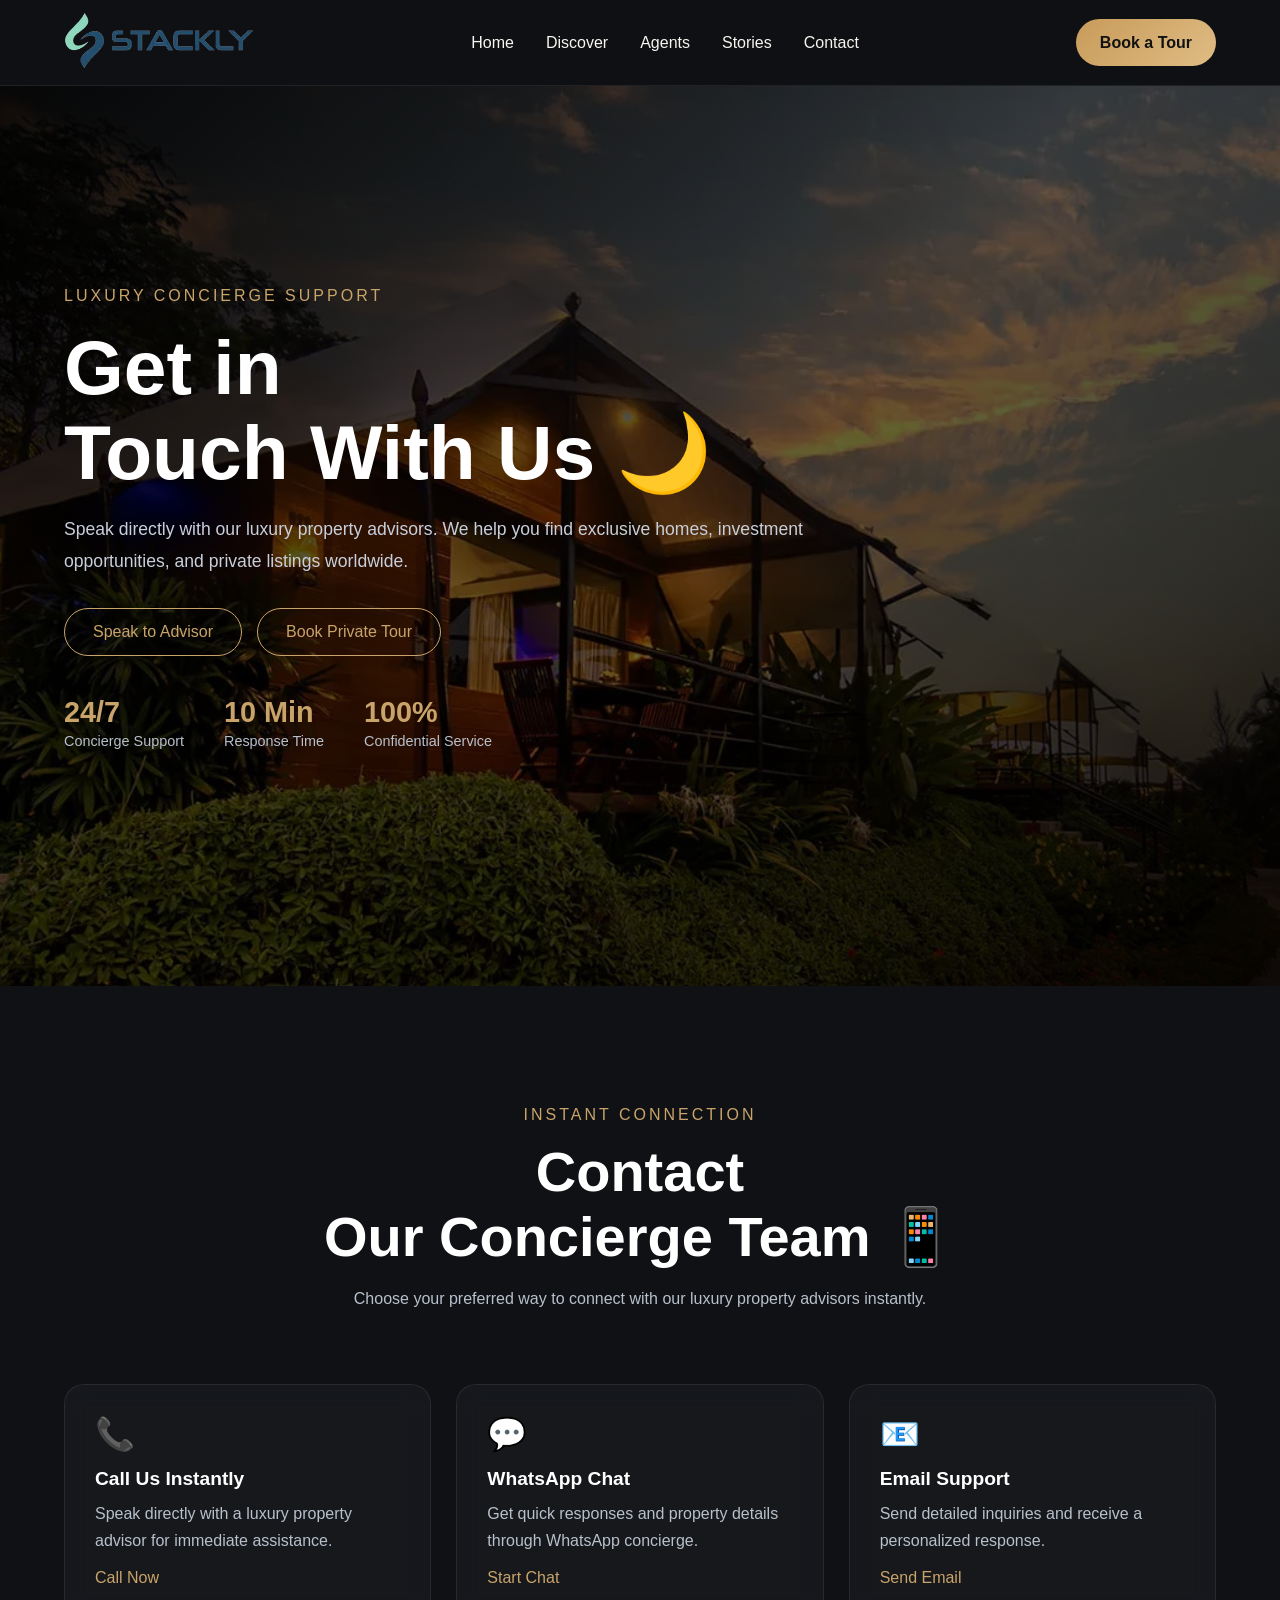
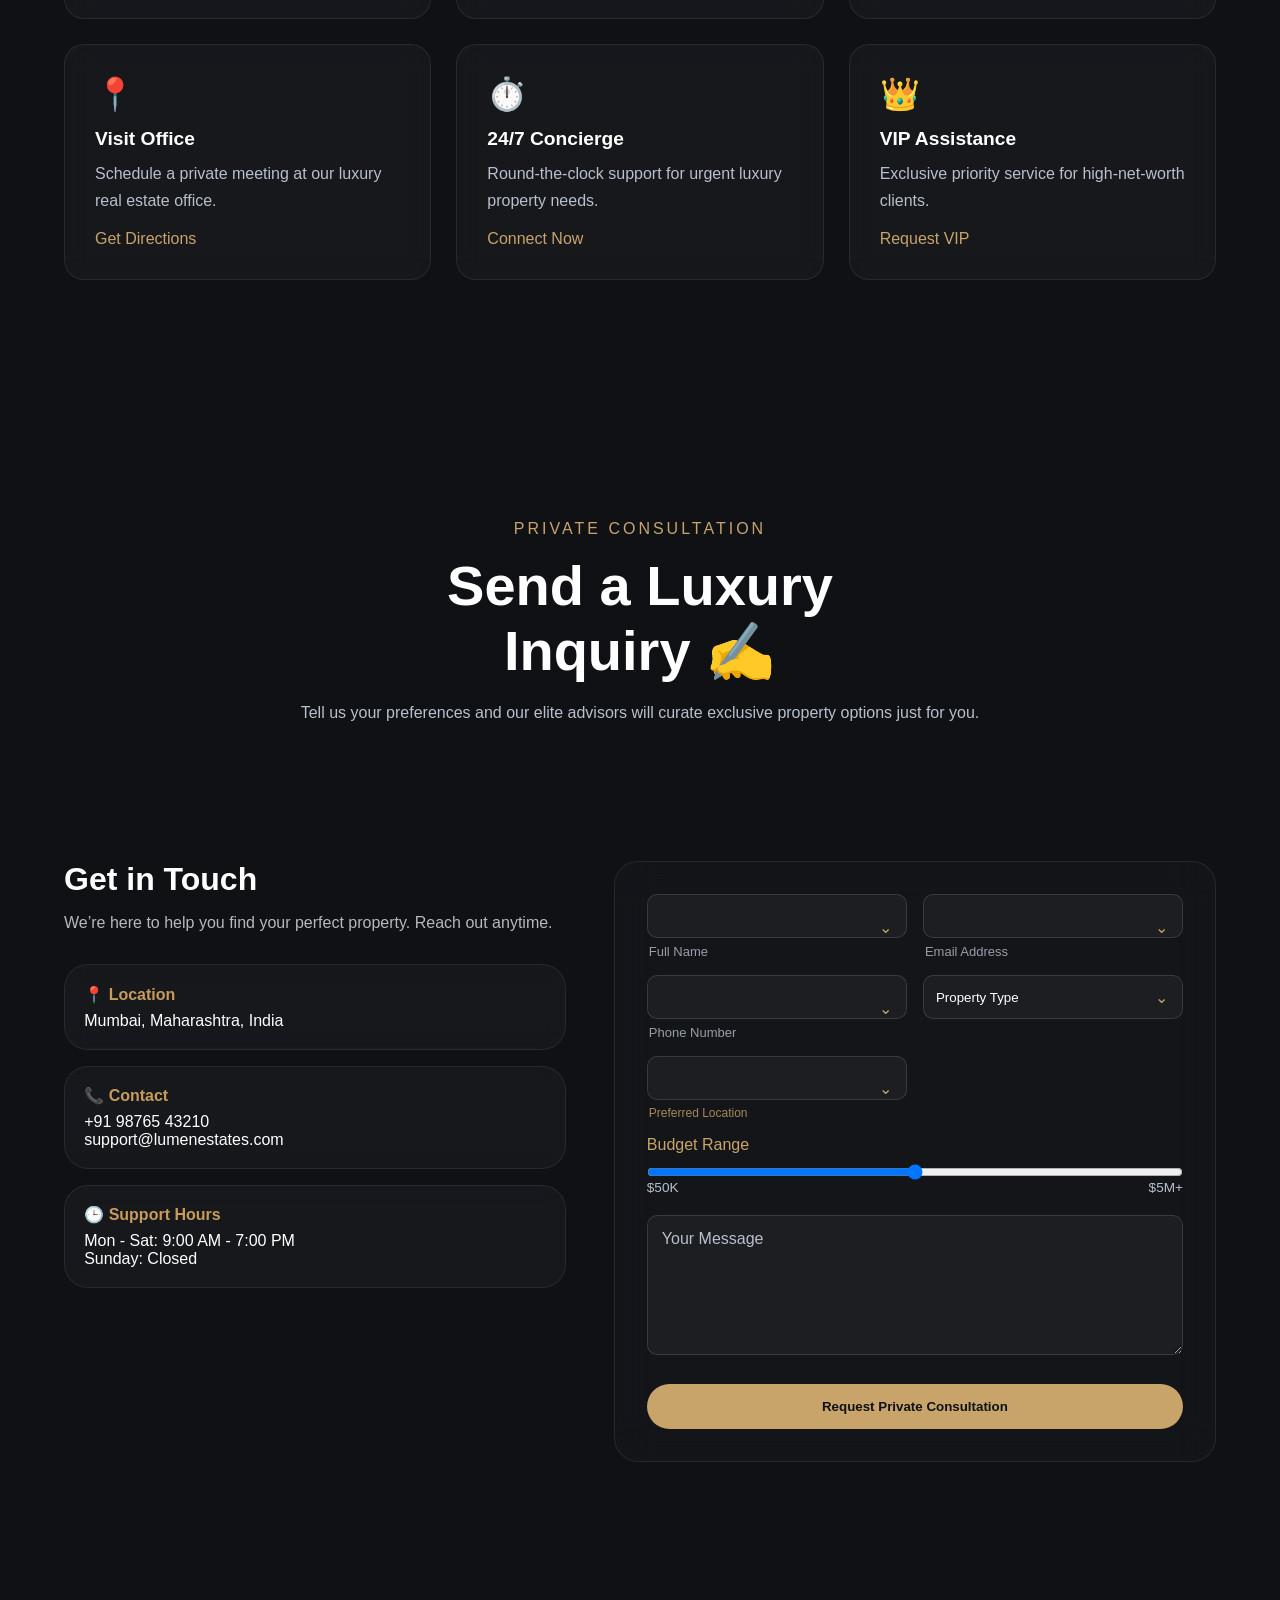
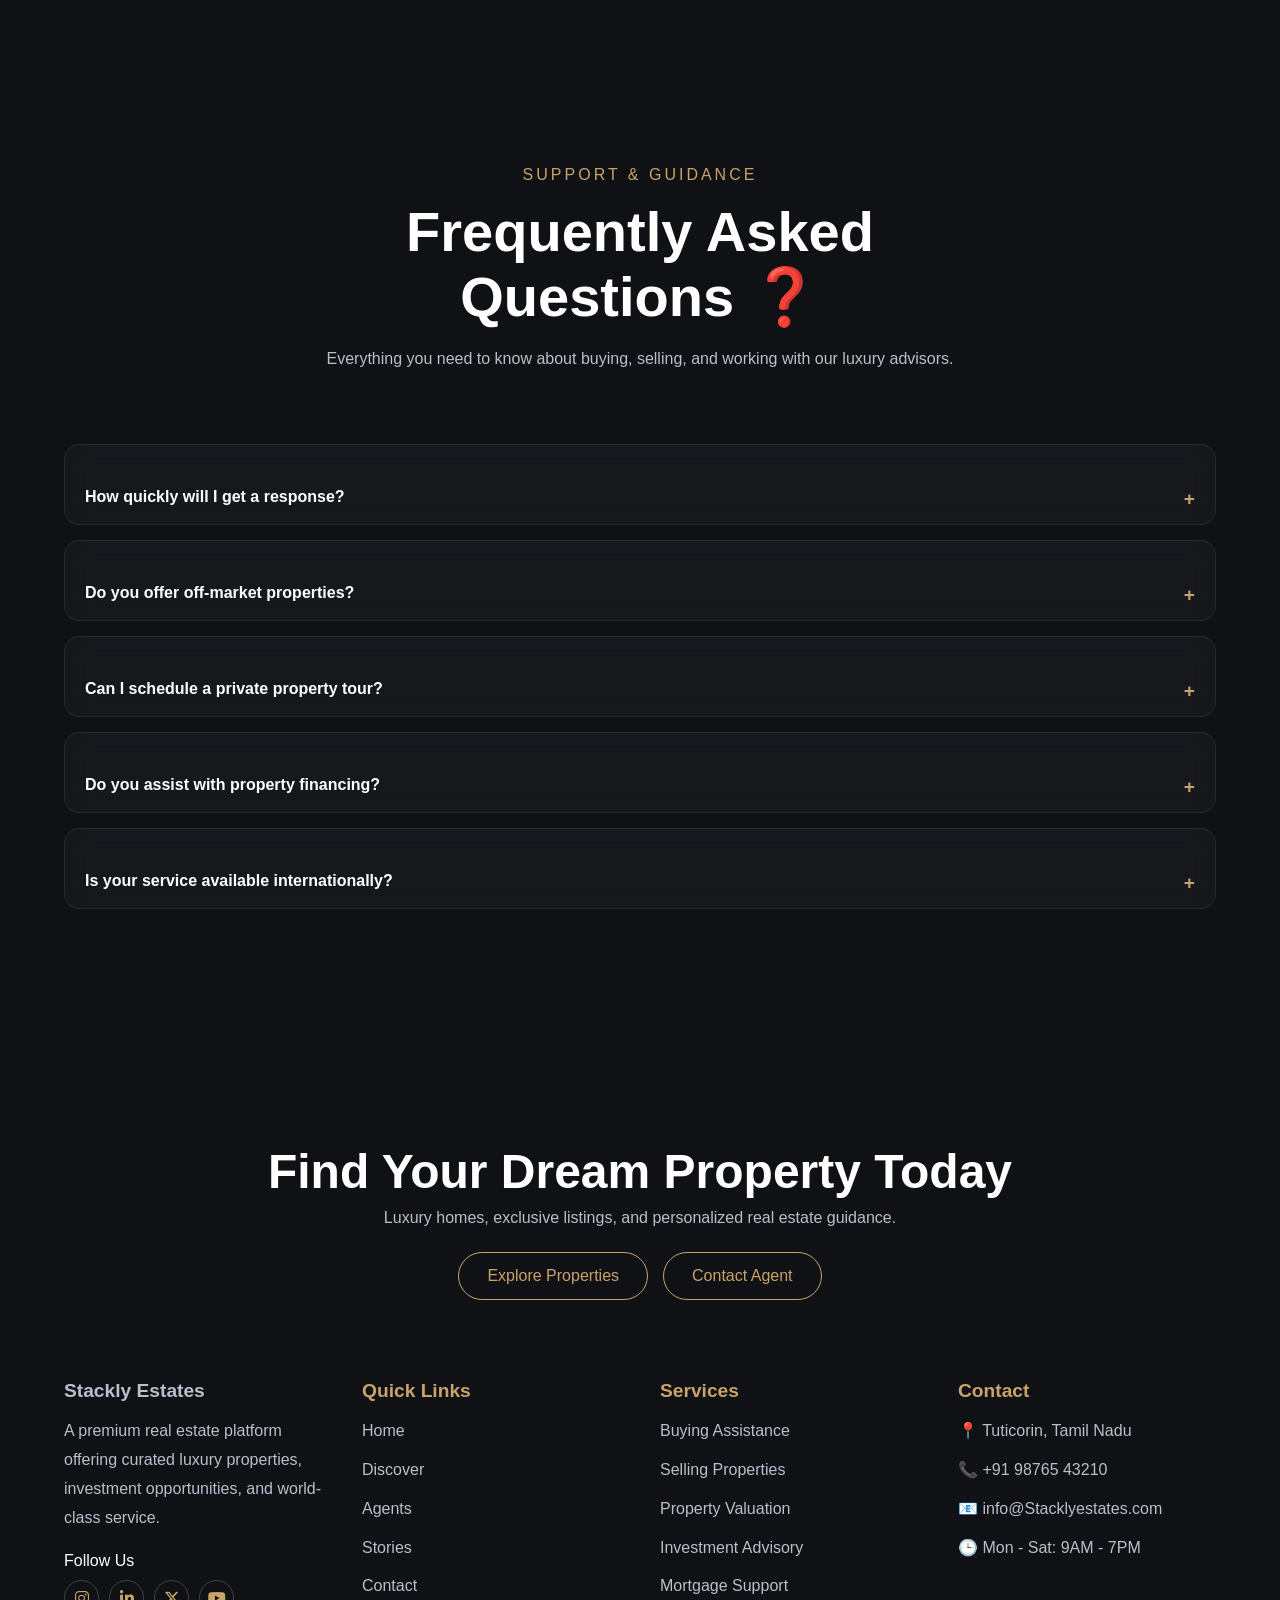
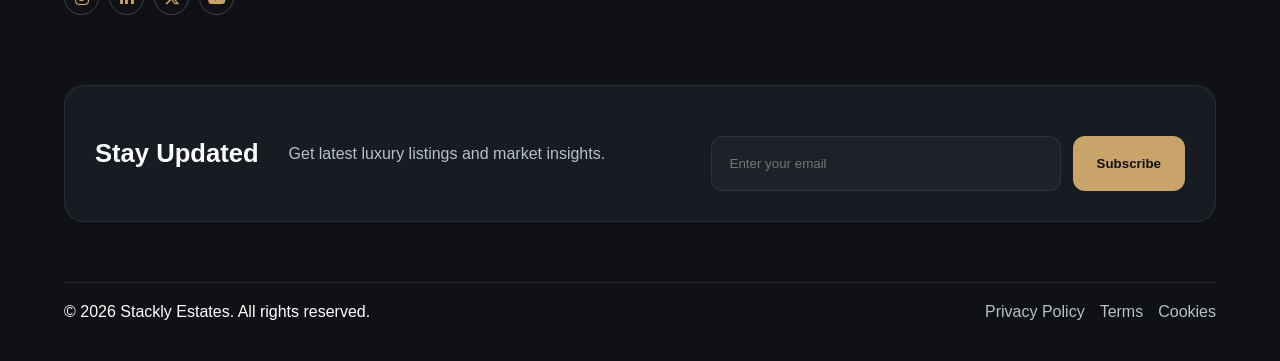
<file: contact.html>
<!DOCTYPE html>
<html lang="en">
<head>
    <meta charset="UTF-8">
    <meta name="viewport" content="width=device-width, initial-scale=1.0">
    <link rel="stylesheet"
     href="https://cdnjs.cloudflare.com/ajax/libs/font-awesome/6.5.1/css/all.min.css">
    <link rel="stylesheet" href="css/contact.css">
    <link rel="stylesheet" href="css/auth.css">
    <title>Document</title>
</head>
<body>

<!-- NAVBAR -->
<header class="nav">
  <div class="container nav-container">

    <!-- LOGO -->
    <a href="index.html" class="logo">
      <img src="images/logo-stackly (1).webp" alt="Stackly Estates">
    </a>

    <!-- NAVIGATION -->
    <nav class="nav-links" id="navLinks">
      <a href="index.html">Home</a>
      <a href="discover.html">Discover</a>
      <a href="agents.html">Agents</a>
      <a href="stories.html">Stories</a>
      <a href="contact.html">Contact</a>

      <!-- Mobile Only CTA -->
      <a class="mobile-tour-btn" onclick="openPopup()">Book a Tour</a>
    </nav>

    <!-- DESKTOP ACTIONS -->
    <div class="nav-actions">
      <!-- <a onclick="openPopup()" class="signin-btn">Sign In</a> -->
      <a onclick="openPopup()" class="tour-btn">Book a Tour</a>
    </div>

    <!-- MOBILE TOGGLE -->
    <button class="menu-toggle" id="menuToggle">
      ☰
    </button>

  </div>
</header>
    
<section class="contact-hero">

  <!-- BACKGROUND -->
  <div class="hero-bg"></div>
  <div class="hero-overlay"></div>

  <div class="container">

    <div class="hero-content">

      <span class="tag reveal-left">Luxury Concierge Support</span>

      <h1>
        <span class="reveal-top">Get in</span>
        <span class="reveal-right">Touch With Us 🌙</span>
      </h1>

      <p class="reveal-bottom">
        Speak directly with our luxury property advisors.
        We help you find exclusive homes, investment opportunities, and private listings worldwide.
      </p>

      <!-- QUICK ACTIONS -->
      <div class="actions reveal-bottom">

        <a href="error.html" class="lux-btn">Speak to Advisor</a>
        <a href="error.html" class="lux-btn outline">Book Private Tour</a>

      </div>

      <!-- TRUST STRIP -->
      <div class="trust reveal-bottom">

        <div>
          <h3>24/7</h3>
          <p>Concierge Support</p>
        </div>

        <div>
          <h3>10 Min</h3>
          <p>Response Time</p>
        </div>

        <div>
          <h3>100%</h3>
          <p>Confidential Service</p>
        </div>

      </div>

    </div>

  </div>

</section>

<!-- CONTACT OPTION GRID -->
<section class="contact-options">

  <div class="container">

    <!-- TITLE -->
    <div class="section-title">

      <span class="subtitle reveal-left">Instant Connection</span>

      <h2>
        <span class="reveal-top">Contact</span>
        <span class="reveal-right">Our Concierge Team 📱</span>
      </h2>

      <p class="reveal-bottom">
        Choose your preferred way to connect with our luxury property advisors instantly.
      </p>

    </div>

    <!-- GRID -->
    <div class="options-grid">

      <!-- CALL -->
      <div class="option-card reveal-left">
        <div class="icon">📞</div>
        <h3>Call Us Instantly</h3>
        <p>Speak directly with a luxury property advisor for immediate assistance.</p>
        <a href="error.html">Call Now</a>
      </div>

      <!-- WHATSAPP -->
      <div class="option-card reveal-top">
        <div class="icon">💬</div>
        <h3>WhatsApp Chat</h3>
        <p>Get quick responses and property details through WhatsApp concierge.</p>
        <a href="error.html">Start Chat</a>
      </div>

      <!-- EMAIL -->
      <div class="option-card reveal-right">
        <div class="icon">📧</div>
        <h3>Email Support</h3>
        <p>Send detailed inquiries and receive a personalized response.</p>
        <a href="error.html">Send Email</a>
      </div>

      <!-- VISIT -->
      <div class="option-card reveal-bottom">
        <div class="icon">📍</div>
        <h3>Visit Office</h3>
        <p>Schedule a private meeting at our luxury real estate office.</p>
        <a href="error.html">Get Directions</a>
      </div>

      <!-- 24/7 -->
      <div class="option-card reveal-left">
        <div class="icon">⏱️</div>
        <h3>24/7 Concierge</h3>
        <p>Round-the-clock support for urgent luxury property needs.</p>
        <a href="error.html">Connect Now</a>
      </div>

      <!-- VIP -->
      <div class="option-card reveal-right">
        <div class="icon">👑</div>
        <h3>VIP Assistance</h3>
        <p>Exclusive priority service for high-net-worth clients.</p>
        <a href="error.html">Request VIP</a>
      </div>

    </div>

  </div>

</section>

<!-- CONTACT INFO -->
<section class="lux-inquiry">

  <div class="container">

    <!-- TITLE -->
    <div class="section-title">

      <span class="subtitle reveal-left">Private Consultation</span>

      <h2>
        <span class="reveal-top">Send a Luxury</span>
        <span class="reveal-right">Inquiry ✍️</span>
      </h2>

      <p class="reveal-bottom">
        Tell us your preferences and our elite advisors will curate exclusive property options just for you.
      </p>

    </div>

    <!-- FORM -->
<div class="contact-section reveal-bottom">

  <!-- LEFT SIDE (INFO) -->
  <div class="contact-info">
    <h2>Get in Touch</h2>
    <p class="muted">
      We’re here to help you find your perfect property. Reach out anytime.
    </p>

    <div class="info-box">
      <h4>📍 Location</h4>
      <p>Mumbai, Maharashtra, India</p>
    </div>

    <div class="info-box">
      <h4>📞 Contact</h4>
      <p>+91 98765 43210</p>
      <p>support@lumenestates.com</p>
    </div>

    <div class="info-box">
      <h4>🕒 Support Hours</h4>
      <p>Mon - Sat: 9:00 AM - 7:00 PM</p>
      <p>Sunday: Closed</p>
    </div>
  </div>

  <!-- RIGHT SIDE (FORM) -->
  <div class="form-wrapper">

    <form>

      <div class="grid">

        <div class="input-box">
          <input type="text" id="fullName" required>
          <label>Full Name</label>
        </div>

        <div class="input-box">
          <input type="email" required>
          <label>Email Address</label>
        </div>

        <div class="input-box">
          <input type="tel" id="phoneNumber" required>
          <label>Phone Number</label>
        </div>

        <div class="input-box">
          <select>
            <option>Property Type</option>
            <option>Luxury Villa</option>
            <option>Penthouse</option>
            <option>Apartment</option>
            <option>Investment Property</option>
          </select>
        </div>

        <div class="input-box">
          <input type="text">
          <label>Preferred Location</label>
        </div>

        <div class="budget">
          <label>Budget Range</label>
          <input type="range" min="50" max="5000">
          <div class="range-labels">
            <span>$50K</span>
            <span>$5M+</span>
          </div>
        </div>

      </div>

      <div class="textarea-box">
        <textarea rows="5" required></textarea>
        <label>Your Message</label>
      </div>

      <button type="submit">Request Private Consultation</button>

    </form>

  </div>

</div>
<!--  -->

  </div>

</section>

<!-- FAQ -->
<section class="faq">

  <div class="container">

    <!-- TITLE -->
    <div class="section-title">

      <span class="subtitle reveal-left">Support & Guidance</span>

      <h2>
        <span class="reveal-top">Frequently Asked</span>
        <span class="reveal-right">Questions ❓</span>
      </h2>

      <p class="reveal-bottom">
        Everything you need to know about buying, selling, and working with our luxury advisors.
      </p>

    </div>

    <!-- FAQ LIST -->
    <div class="faq-list">

      <!-- ITEM 1 -->
      <div class="faq-item reveal-left">
        <button class="faq-question">How quickly will I get a response?</button>
        <div class="faq-answer">
          <p>
            Our luxury concierge team responds within 10 minutes for all inquiries,
            ensuring fast and premium assistance at all times.
          </p>
        </div>
      </div>

      <!-- ITEM 2 -->
      <div class="faq-item reveal-right">
        <button class="faq-question">Do you offer off-market properties?</button>
        <div class="faq-answer">
          <p>
            Yes. We provide exclusive access to off-market luxury homes and private listings
            not available to the public.
          </p>
        </div>
      </div>

      <!-- ITEM 3 -->
      <div class="faq-item reveal-left">
        <button class="faq-question">Can I schedule a private property tour?</button>
        <div class="faq-answer">
          <p>
            Absolutely. You can book private, guided tours with our advisors at your preferred time and location.
          </p>
        </div>
      </div>

      <!-- ITEM 4 -->
      <div class="faq-item reveal-right">
        <button class="faq-question">Do you assist with property financing?</button>
        <div class="faq-answer">
          <p>
            Yes, we connect clients with trusted financial partners for mortgages,
            investment loans, and funding solutions.
          </p>
        </div>
      </div>

      <!-- ITEM 5 -->
      <div class="faq-item reveal-left">
        <button class="faq-question">Is your service available internationally?</button>
        <div class="faq-answer">
          <p>
            We operate globally, offering luxury real estate services across major cities
            including Dubai, London, New York, and Singapore.
          </p>
        </div>
      </div>

    </div>

  </div>

</section>

<!-- FOOTER -->
<footer class="lux-footer">
  <div class="container">

    <!-- TOP CTA -->
    <div class="footer-cta reveal-top">
      <h2>Find Your Dream Property Today</h2>
      <p>Luxury homes, exclusive listings, and personalized real estate guidance.</p>
      <div class="cta-buttons">
        <a href="error.html" class="lux-btn">Explore Properties</a>
        <a href="error.html" class="lux-btn outline">Contact Agent</a>
      </div>
    </div>

    <!-- GRID -->
    <div class="footer-grid">

      <!-- BRAND -->
      <div class="footer-col reveal-left">
        <h3 class="brand"><a href="index.html">Stackly Estates</a></h3>
        <p>
          A premium real estate platform offering curated luxury properties,
          investment opportunities, and world-class service.
        </p>

        <div class="socials">
          <span>Follow Us</span>
          <div class="icons">
            <a onclick="window.location.href='error.html'"> <i class="fa-brands fa-instagram"></i> </a>
            <a onclick="window.location.href='error.html'"> <i class="fa-brands fa-linkedin-in"></i> </a>
            <a onclick="window.location.href='error.html'"> <i class="fa-brands fa-x-twitter"></i> </a>
            <a onclick="window.location.href='error.html'"> <i class="fa-brands fa-youtube"></i> </a>
          </div>
        </div>
      </div>

      <!-- LINKS -->
      <div class="footer-col reveal-top">
        <h3>Quick Links</h3>
        <ul>
          <li><a href="index.html">Home</a></li>
          <li><a href="discover.html">Discover</a></li>
          <li><a href="agents.html">Agents</a></li>
          <li><a href="stories.html">Stories</a></li>
          <li><a href="contact.html">Contact</a></li>
        </ul>
      </div>

      <!-- SERVICES -->
      <div class="footer-col reveal-right">
        <h3>Services</h3>
        <ul>
          <li><a href="error.html">Buying Assistance</a></li>
          <li><a href="error.html">Selling Properties</a></li>
          <li><a href="error.html">Property Valuation</a></li>
          <li><a href="error.html">Investment Advisory</a></li>
          <li><a href="error.html">Mortgage Support</a></li>
        </ul>
      </div>

      <!-- CONTACT -->
      <div class="footer-col reveal-bottom">
        <h3>Contact</h3>
        <ul class="contact-info">
          <li>📍 Tuticorin, Tamil Nadu</li>
          <li>📞 +91 98765 43210</li>
          <li>📧 info@Stacklyestates.com</li>
          <li>🕒 Mon - Sat: 9AM - 7PM</li>
        </ul>
      </div>

    </div>

    <!-- NEWSLETTER -->
    <div class="newsletter reveal-bottom">
      <h3>Stay Updated</h3>
      <p>Get latest luxury listings and market insights.</p>

      <div class="newsletter-box">
        <input type="email" placeholder="Enter your email">
        <button>Subscribe</button>
      </div>
    </div>

    <!-- BOTTOM -->
    <div class="footer-bottom">
      <p>© 2026 Stackly Estates. All rights reserved.</p>
      <div class="bottom-links">
        <a href="error.html">Privacy Policy</a>
        <a href="error.html">Terms</a>
        <a href="error.html">Cookies</a>
      </div>
    </div>

  </div>
</footer>

<!--  -->
<!-- ================= AUTH POPUP ================= -->

<div id="popupOverlay" class="popup-overlay">

  <div class="popup-container">

    <!-- CLOSE BUTTON -->
    <span class="popup-close" onclick="closePopup()">
      &times;
    </span>

    <!-- LEFT SIDE -->
    <div class="popup-left">

      <h1>Welcome 👋</h1>

      <p>
        Access your dashboard, analytics,
        projects and management system.
      </p>

      <div class="popup-feature-list">

        <div class="popup-feature-card">
          📊 Real-time Analytics
        </div>

        <div class="popup-feature-card">
          ⚡ Fast Dashboard
        </div>

        <div class="popup-feature-card">
          🔒 Secure Authentication
        </div>

      </div>

    </div>

    <!-- RIGHT SIDE -->
    <div class="popup-right">

      <!-- LOGIN -->
      <div id="loginForm" class="popup-login-box">

        <h2>Login</h2>

        <span>
          Access your account
        </span>

        <input
          id="loginEmail"
          type="email"
          placeholder="Enter Email"
        >

        <div class="password-wrap">
            <input id="loginPassword" type="password" placeholder="Enter Password">
            <span class="eye-btn" onclick="togglePassword('loginPassword',this)">👁</span>
        </div>
        <small id="passwordHint" class="hint-text"> </small>
        <!-- FORGET & REMBER PASS -->
        <div class="login-options">

          <label class="remember-label">
            <input type="checkbox" id="rememberMe">
            Remember me
          </label>

          <p class="popup-forgot">
            <a href="error.htm" onclick="forgotPassword()">Forgot Password?</a>
          </p>

        </div>
        <!--  -->

        <select id="loginRole">

          <option value="user">
            User
          </option>

          <option value="admin">
            Admin
          </option>

        </select>

        <button onclick="login()">
          Login
        </button>

        <p class="popup-switch">

          Don't have an account?

          <span onclick="showSignup()">
            Signup
          </span>

        </p>

      </div>

      <!-- SIGNUP -->
       <!-- ================= SIGNUP FORM ================= -->
<div id="signupForm" class="popup-signup-box hidden">

  <h2 class="signup-h2">Create Account</h2>
  <span>Create your new account</span>

  <!-- ROLE SELECTION (AVATAR STYLE) -->
  <div class="role-selector">

    <div id="userRoleCard" class="role-card active" onclick="selectRole('user')">
      <div class="avatar">👤</div>
      <p>User</p>
    </div>

    <div id="adminRoleCard" class="role-card" onclick="selectRole('admin')">
      <div class="avatar">🛡️</div>
      <p>Admin</p>
    </div>

  </div>

  <!-- INPUTS -->
  <input id="signupName" type="text" placeholder="Enter Name">
  <input id="signupEmail" type="email" placeholder="Enter Email">
  <div class="password-wrap">
    <input id="signupPassword" type="password" placeholder="Enter Password">
    <span class="eye-btn" onclick="togglePassword('signupPassword',this)">👁</span>
  </div>
  <div class="password-wrap">
    <input id="signupConfirmPassword" type="password" placeholder="Confirm Password">
    <span class="eye-btn" onclick="togglePassword('signupConfirmPassword',this)">👁</span>
  </div>

  <!-- HIDDEN ROLE -->
  <select id="signupRole" style="display:none;">
    <option value="user">User</option>
    <option value="admin">Admin</option>
  </select>

  <!-- ERROR MESSAGE -->
  <p id="signupError" class="error-text"></p>

  <!-- BUTTON -->
  <button onclick="signup()">Create Account</button>

  <!-- SWITCH -->
  <p class="popup-switch signup-login">
    Already have an account?
    <span onclick="showLogin()">Login</span>
  </p>

</div>

    </div>

  </div>

</div>

<script src="js/contact.js"></script>
<script src="js/auth.js"></script>
</body>
</html>
</file>
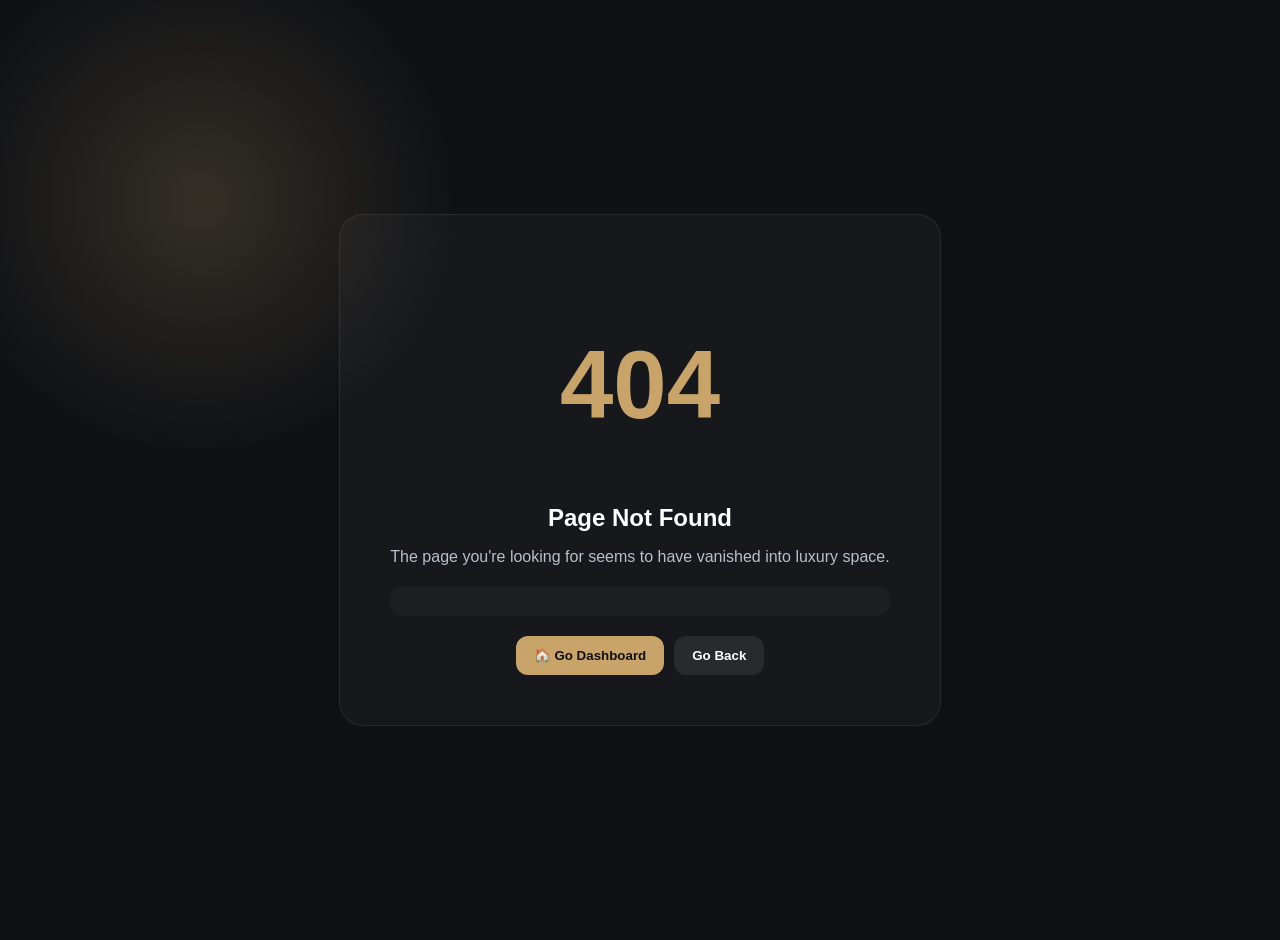
<file: dashboardError.html>
<!DOCTYPE html>
<html lang="en">
<head>
<meta charset="UTF-8">
<meta name="viewport" content="width=device-width, initial-scale=1.0">
<title>404 - Lost in Luxury</title>
<link rel="stylesheet" href="css/error.css">
</head>

<body>

<div class="error-container">

  <!-- BACKGROUND EFFECT -->
  <div class="bg-glow"></div>

  <!-- MAIN CONTENT -->
  <div class="error-box">

    <h1 class="glitch">404</h1>

    <h2>Page Not Found</h2>

    <p>
      The page you're looking for seems to have vanished into luxury space.
    </p>

    <!-- REAL TIME CLOCK -->
    <div class="clock-box">
      
    </div>

    <div class="actions">
      <button class="dashboard-btn" onclick="goDashboard()">
        🏠 Go Dashboard
      </button>
      <button onclick="history.back()">Go Back</button>
    </div>

  </div>

</div>

<script src="js/error.js"></script>
<script src="js/dashboardError.js"></script>

</body>
</html>
</file>
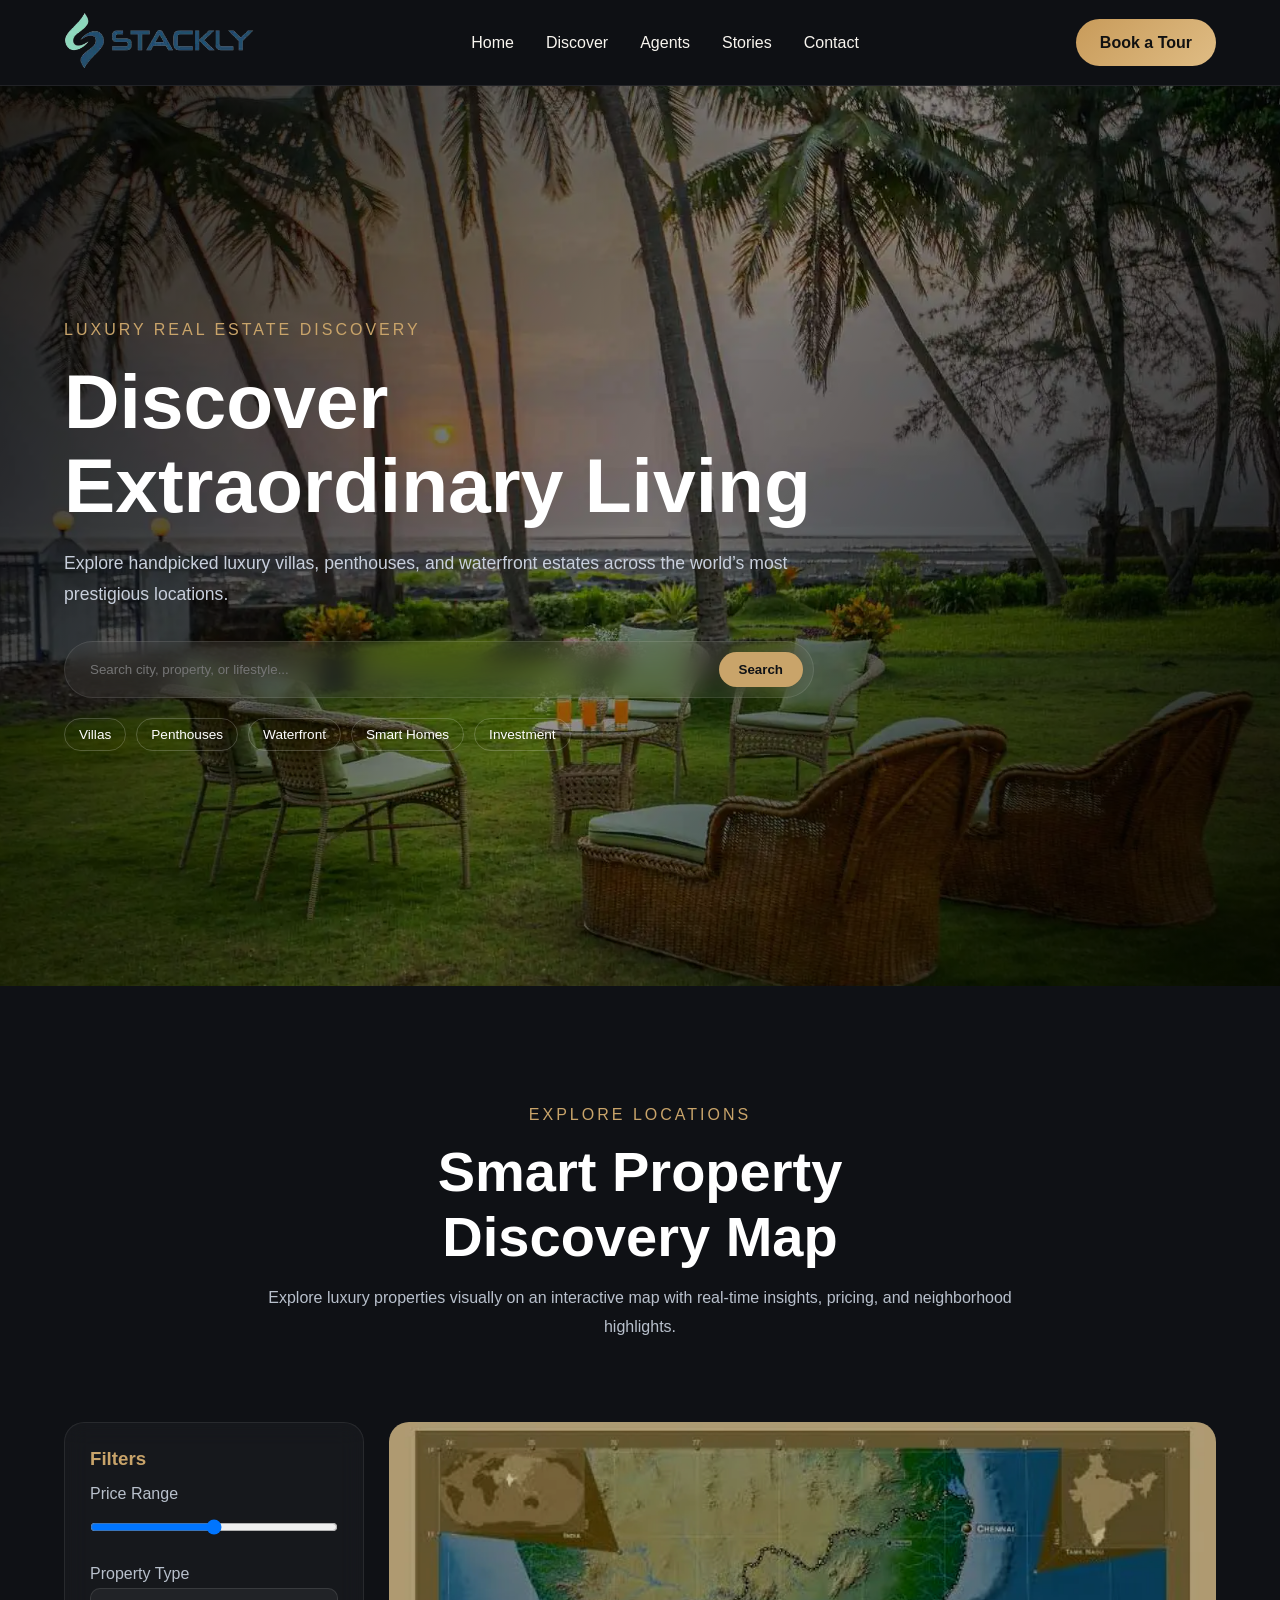
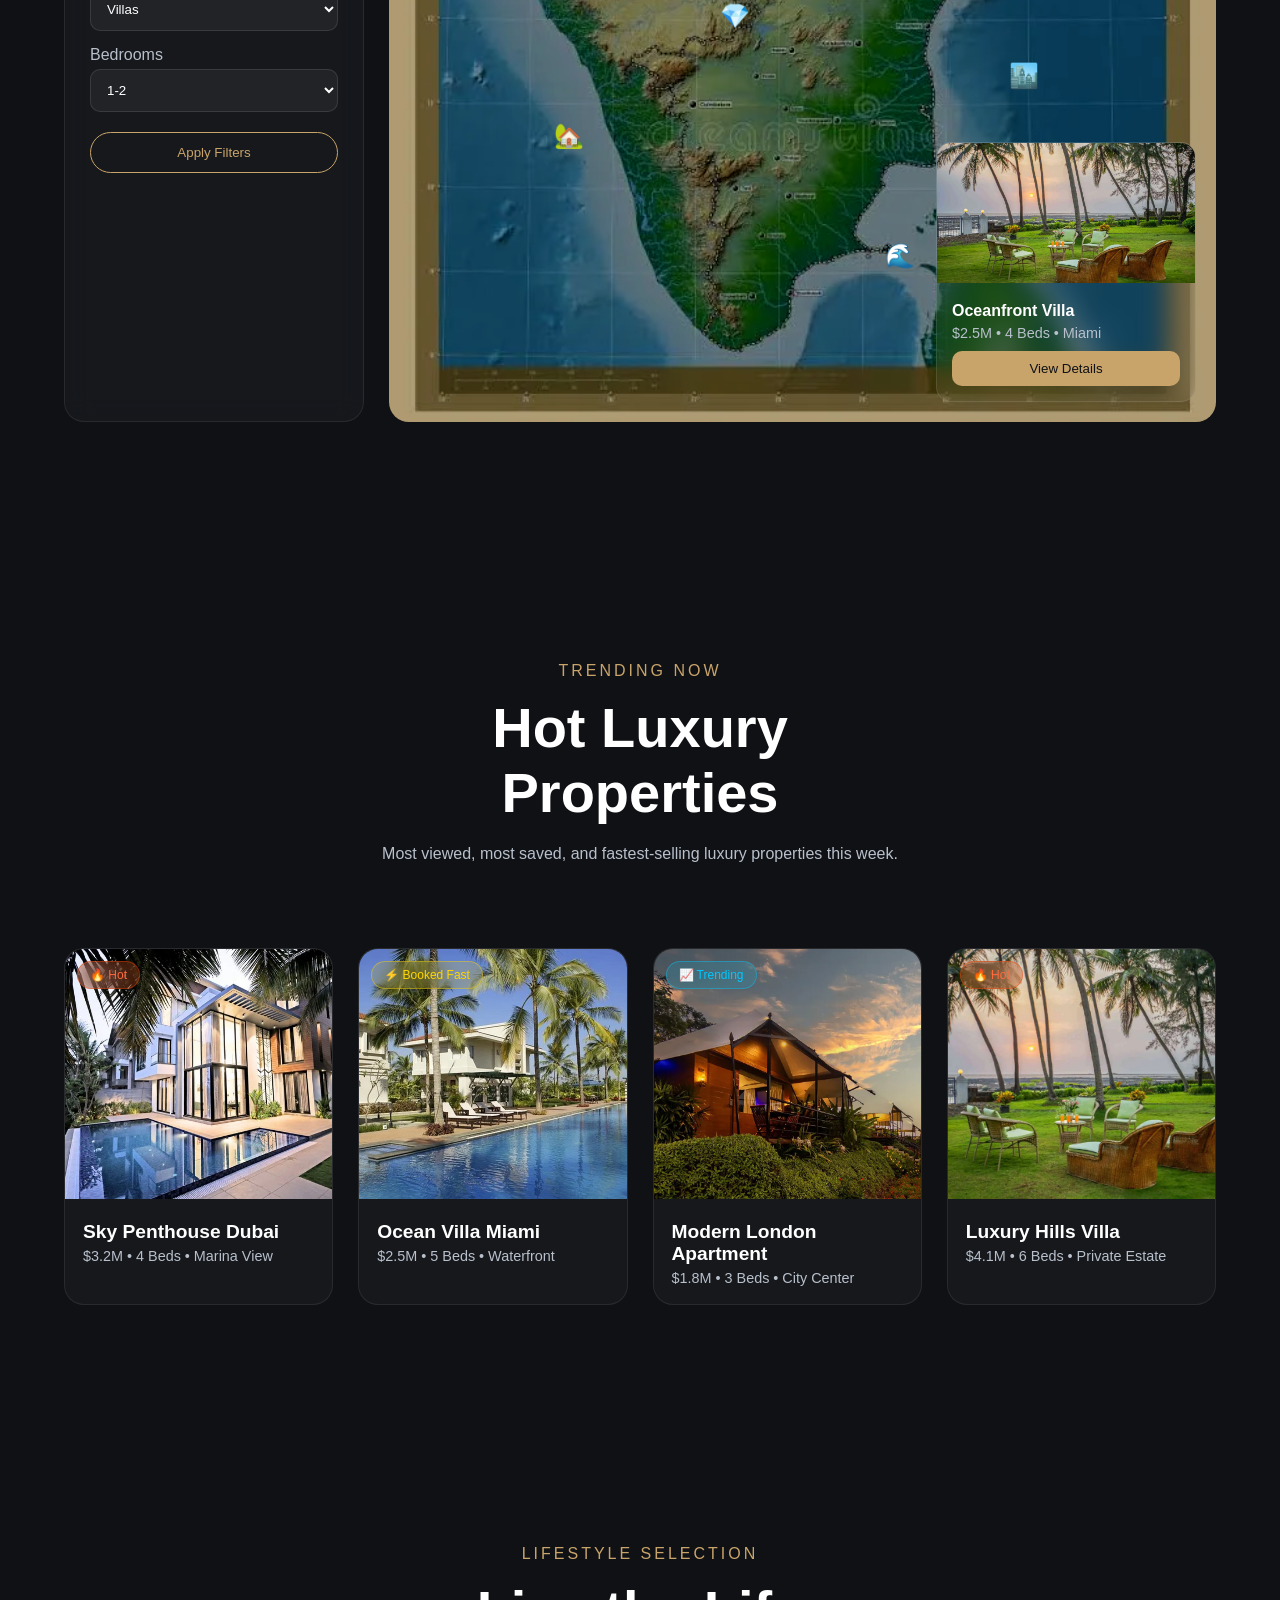
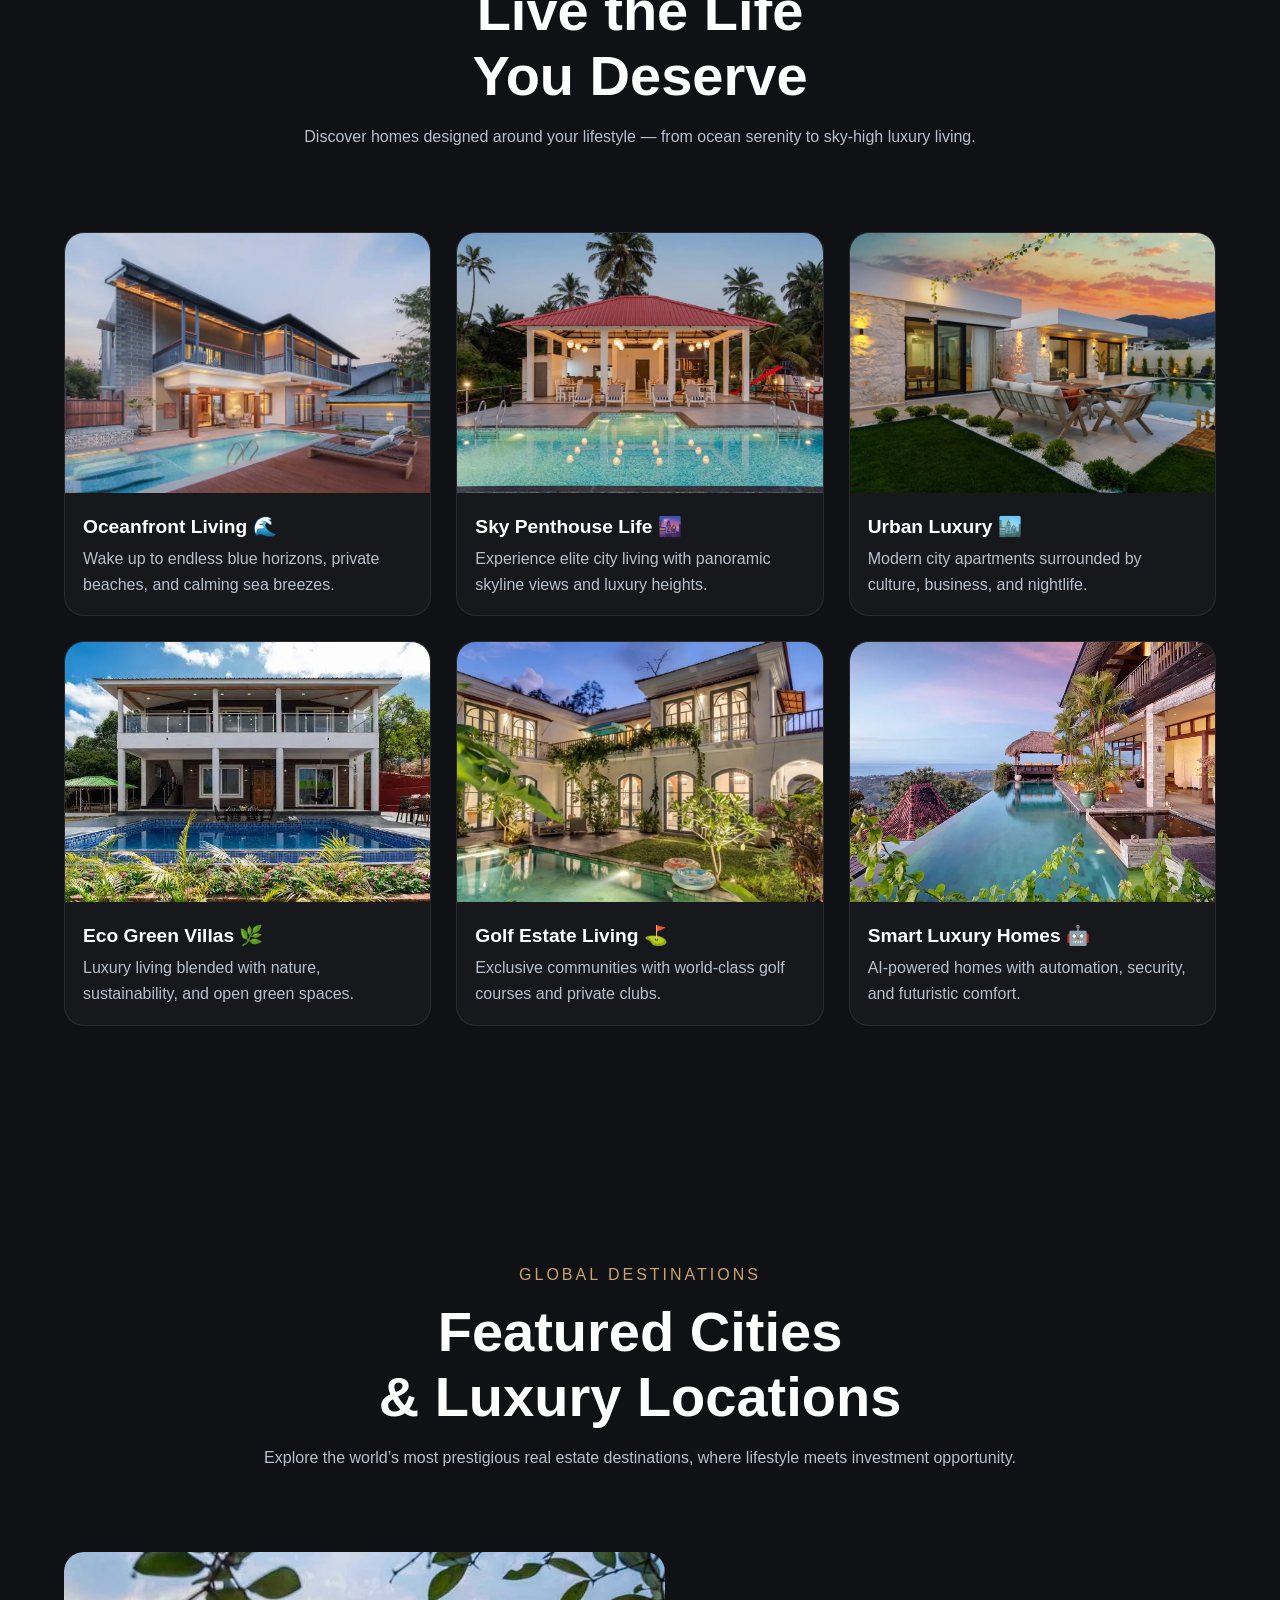
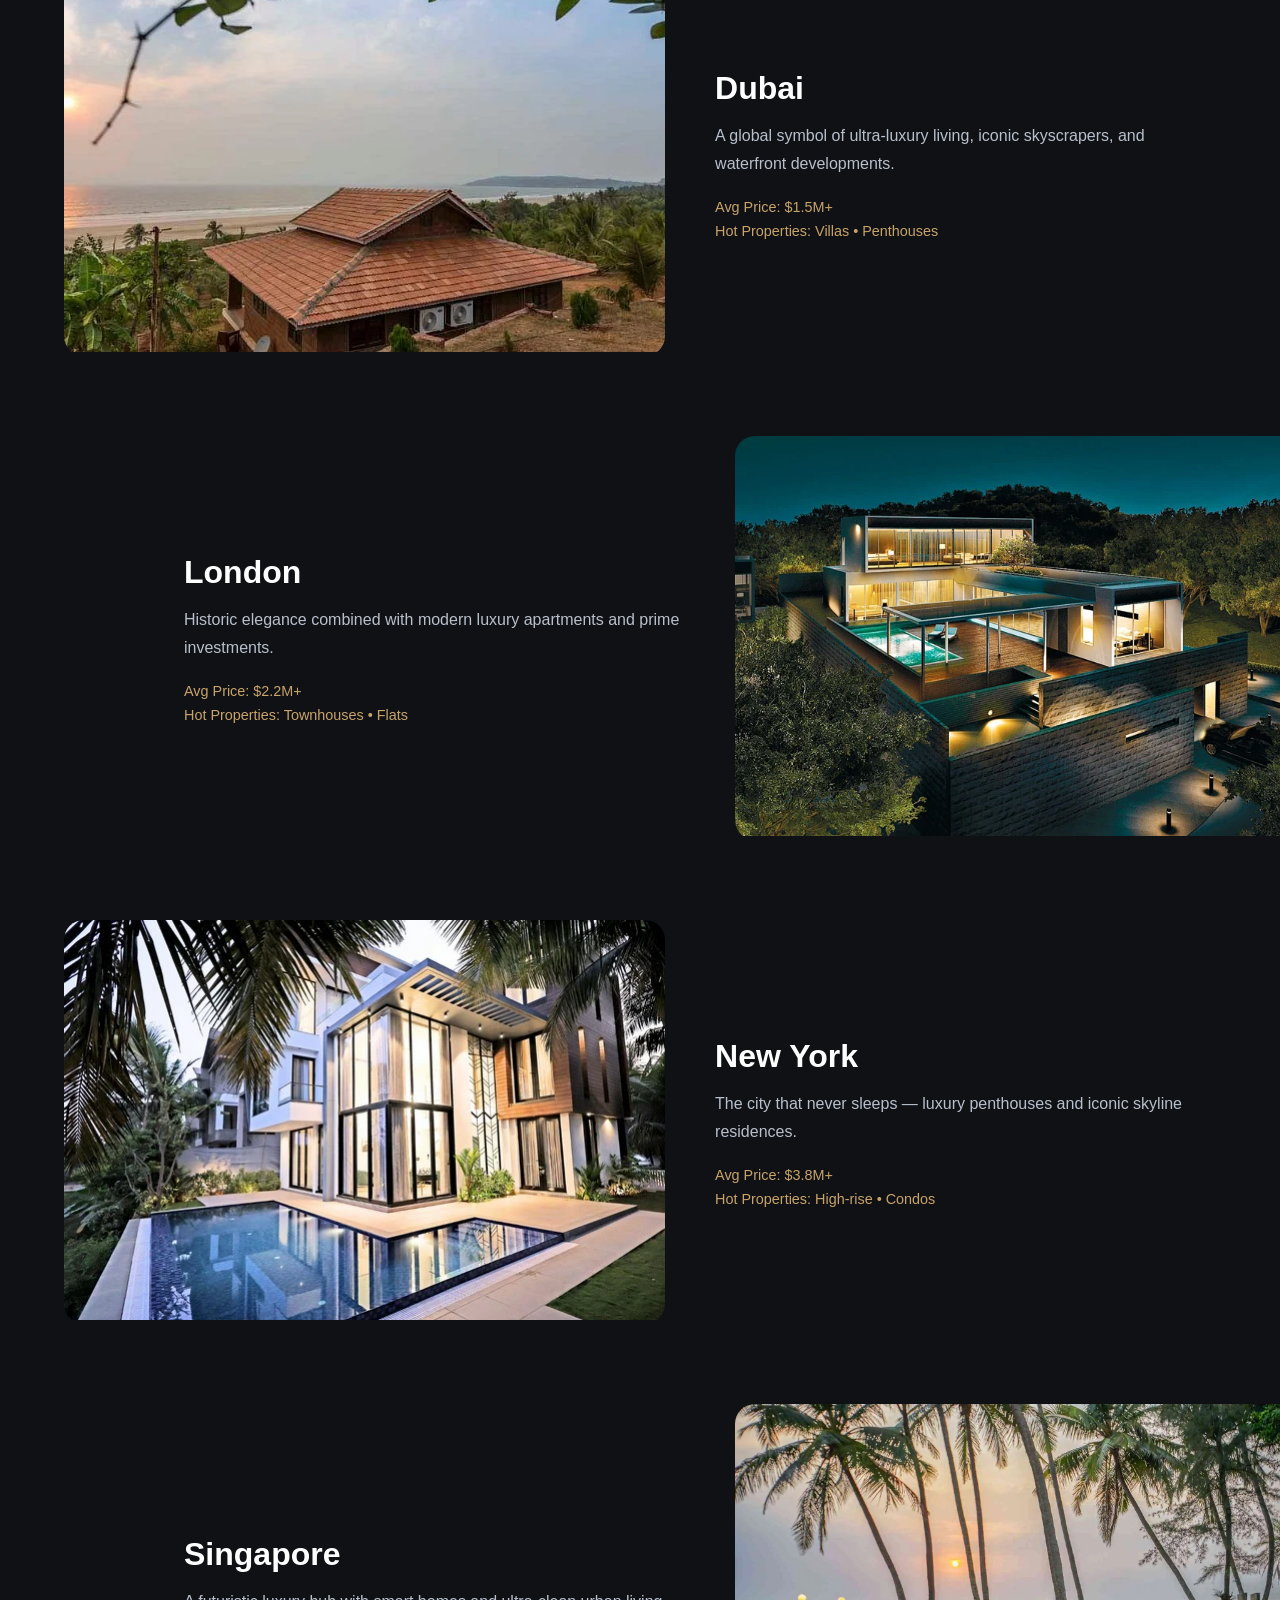
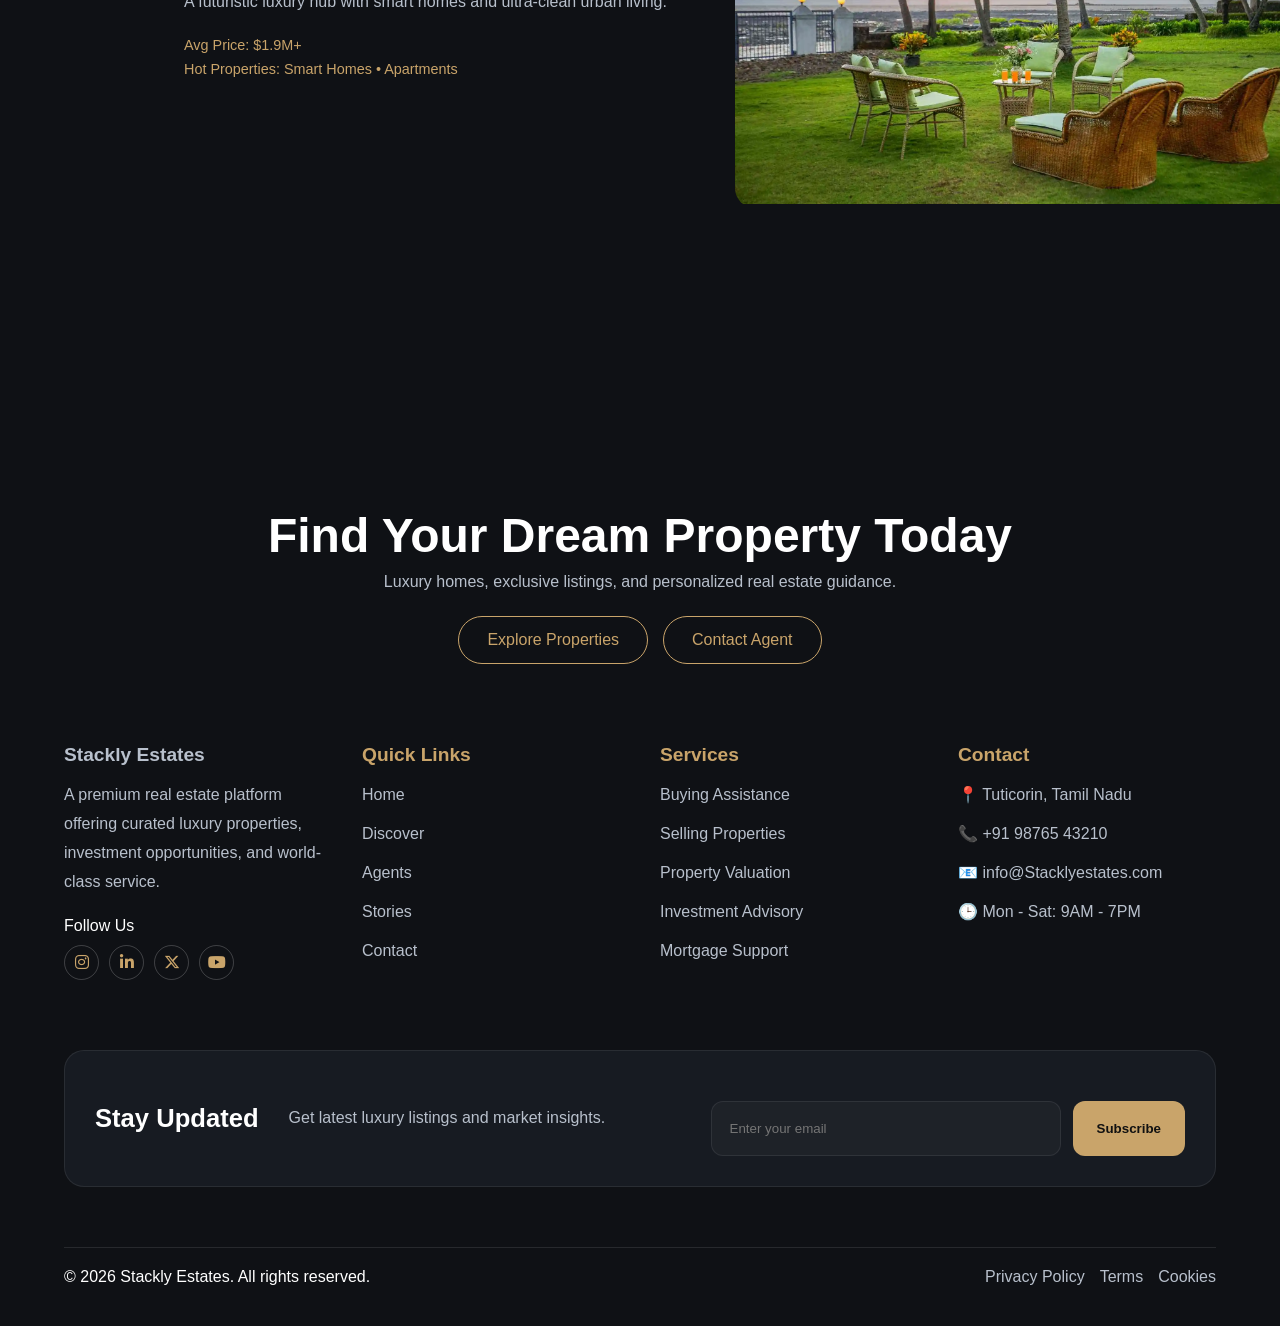
<file: discover.html>
<!DOCTYPE html>
<html lang="en">
<head>
    <meta charset="UTF-8">
    <meta name="viewport" content="width=device-width, initial-scale=1.0">
    <link rel="stylesheet"
     href="https://cdnjs.cloudflare.com/ajax/libs/font-awesome/6.5.1/css/all.min.css">
    <link rel="stylesheet" href="css/discover.css">
    <link rel="stylesheet" href="css/auth.css">
    <title>Document</title>
</head>
<body>

<!-- NAVBAR -->
<header class="nav">
  <div class="container nav-container">

    <!-- LOGO -->
    <a href="index.html" class="logo">
      <img src="images/logo-stackly (1).webp" alt="Stackly Estates">
    </a>

    <!-- NAVIGATION -->
    <nav class="nav-links" id="navLinks">
      <a href="index.html">Home</a>
      <a href="discover.html">Discover</a>
      <a href="agents.html">Agents</a>
      <a href="stories.html">Stories</a>
      <a href="contact.html">Contact</a>

      <!-- Mobile Only CTA -->
      <a class="mobile-tour-btn" onclick="openPopup()">Book a Tour</a>
    </nav>

    <!-- DESKTOP ACTIONS -->
    <div class="nav-actions">
      <!-- <a onclick="openPopup()" class="signin-btn">Sign In</a> -->
      <a onclick="openPopup()" class="tour-btn">Book a Tour</a>
    </div>

    <!-- MOBILE TOGGLE -->
    <button class="menu-toggle" id="menuToggle">
      ☰
    </button>

  </div>
</header>

<section class="discover-hero">

  <!-- BACKGROUND LAYER -->
  <div class="hero-bg"></div>
  <div class="hero-overlay"></div>

  <div class="container">

    <!-- TEXT CONTENT -->
    <div class="hero-content">

      <span class="tag reveal-left">Luxury Real Estate Discovery</span>

      <h1>
        <span class="reveal-top">Discover</span>
        <span class="reveal-right">Extraordinary Living</span>
      </h1>

      <p class="reveal-bottom">
        Explore handpicked luxury villas, penthouses, and waterfront estates
        across the world’s most prestigious locations.
      </p>

      <!-- SEARCH BOX -->
      <div class="search-box reveal-bottom">
        <input type="text" placeholder="Search city, property, or lifestyle...">
        <button>Search</button>
      </div>

      <!-- FILTER CHIPS -->
      <div class="chips reveal-bottom">
        <span>Villas</span>
        <span>Penthouses</span>
        <span>Waterfront</span>
        <span>Smart Homes</span>
        <span>Investment</span>
      </div>

    </div>

  </div>
</section>

<!-- luxury MAP -->
<section class="smart-map">

  <div class="container">

    <!-- HEADING -->
    <div class="section-title">

      <span class="subtitle reveal-left">Explore Locations</span>

      <h2>
        <span class="reveal-top">Smart Property</span>
        <span class="reveal-right">Discovery Map</span>
      </h2>

      <p class="reveal-bottom">
        Explore luxury properties visually on an interactive map with real-time insights,
        pricing, and neighborhood highlights.
      </p>

    </div>

    <!-- MAP LAYOUT -->
    <div class="map-wrapper">

      <!-- FILTER PANEL -->
      <aside class="map-filters reveal-left">
        <h3>Filters</h3>

        <label>Price Range</label>
        <input type="range">

        <label>Property Type</label>
        <select>
          <option>Villas</option>
          <option>Penthouses</option>
          <option>Waterfront</option>
          <option>Smart Homes</option>
        </select>

        <label>Bedrooms</label>
        <select>
          <option>1-2</option>
          <option>3-4</option>
          <option>5+</option>
        </select>

        <button class="lux-btn">Apply Filters</button>
      </aside>

      <!-- MAP AREA -->
      <div class="map-area reveal-top">

        <!-- SIMULATED MAP BACKGROUND -->
        <div class="map-bg"></div>

        <!-- PROPERTY PINS -->
        <div class="pin pin1">💎</div>
        <div class="pin pin2">🏡</div>
        <div class="pin pin3">🌊</div>
        <div class="pin pin4">🏙️</div>

        <!-- POPUP PREVIEW CARD -->
        <div class="map-popup reveal-right">
          <img src="images/img6.webp" alt="">
          <div class="popup-content">
            <h4>Oceanfront Villa</h4>
            <p>$2.5M • 4 Beds • Miami</p>
            <button>View Details</button>
          </div>
        </div>

      </div>

    </div>

  </div>

</section>

<!-- TRENDING PROPERTIES -->
<section class="trending">

  <div class="container">

    <!-- TITLE -->
    <div class="section-title">

      <span class="subtitle reveal-left">Trending Now</span>

      <h2>
        <span class="reveal-top">Hot Luxury</span>
        <span class="reveal-right">Properties</span>
      </h2>

      <p class="reveal-bottom">
        Most viewed, most saved, and fastest-selling luxury properties this week.
      </p>

    </div>

    <!-- GRID -->
    <div class="trend-grid">

      <!-- CARD 1 -->
      <div class="trend-card reveal-left">
        <div class="badge hot">🔥 Hot</div>
        <img src="images/ANI-20230324084320.webp">
        <div class="trend-content">
          <h3>Sky Penthouse Dubai</h3>
          <p>$3.2M • 4 Beds • Marina View</p>
        </div>
      </div>

      <!-- CARD 2 -->
      <div class="trend-card reveal-top">
        <div class="badge fast">⚡ Booked Fast</div>
        <img src="images/img8.webp">
        <div class="trend-content">
          <h3>Ocean Villa Miami</h3>
          <p>$2.5M • 5 Beds • Waterfront</p>
        </div>
      </div>

      <!-- CARD 3 -->
      <div class="trend-card reveal-right">
        <div class="badge trending">📈 Trending</div>
        <img src="images/img7.webp">
        <div class="trend-content">
          <h3>Modern London Apartment</h3>
          <p>$1.8M • 3 Beds • City Center</p>
        </div>
      </div>

      <!-- CARD 4 -->
      <div class="trend-card reveal-bottom">
        <div class="badge hot">🔥 Hot</div>
        <img src="images/img6.webp">
        <div class="trend-content">
          <h3>Luxury Hills Villa</h3>
          <p>$4.1M • 6 Beds • Private Estate</p>
        </div>
      </div>

    </div>

  </div>

</section>

<!-- EXPLORE LIFE STYLE -->
<section class="lifestyle">

  <div class="container">

    <!-- TITLE -->
    <div class="section-title">

      <span class="subtitle reveal-left">Lifestyle Selection</span>

      <h2>
        <span class="reveal-top">Live the Life</span>
        <span class="reveal-right">You Deserve</span>
      </h2>

      <p class="reveal-bottom">
        Discover homes designed around your lifestyle — from ocean serenity to sky-high luxury living.
      </p>

    </div>

    <!-- GRID -->
    <div class="life-grid">

      <!-- 1 -->
      <div class="life-card reveal-left">
        <img src="images/img5.webp">
        <div class="life-content">
          <h3>Oceanfront Living 🌊</h3>
          <p>Wake up to endless blue horizons, private beaches, and calming sea breezes.</p>
        </div>
      </div>

      <!-- 2 -->
      <div class="life-card reveal-top">
        <img src="images/img4.webp">
        <div class="life-content">
          <h3>Sky Penthouse Life 🌆</h3>
          <p>Experience elite city living with panoramic skyline views and luxury heights.</p>
        </div>
      </div>

      <!-- 3 -->
      <div class="life-card reveal-right">
        <img src="images/img3.webp">
        <div class="life-content">
          <h3>Urban Luxury 🏙️</h3>
          <p>Modern city apartments surrounded by culture, business, and nightlife.</p>
        </div>
      </div>

      <!-- 4 -->
      <div class="life-card reveal-bottom">
        <img src="images/img13.webp">
        <div class="life-content">
          <h3>Eco Green Villas 🌿</h3>
          <p>Luxury living blended with nature, sustainability, and open green spaces.</p>
        </div>
      </div>

      <!-- 5 -->
      <div class="life-card reveal-left">
        <img src="images/img12.webp">
        <div class="life-content">
          <h3>Golf Estate Living ⛳</h3>
          <p>Exclusive communities with world-class golf courses and private clubs.</p>
        </div>
      </div>

      <!-- 6 -->
      <div class="life-card reveal-right">
        <img src="images/img10.webp">
        <div class="life-content">
          <h3>Smart Luxury Homes 🤖</h3>
          <p>AI-powered homes with automation, security, and futuristic comfort.</p>
        </div>
      </div>

    </div>

  </div>

</section>

<!-- FEATURES LOCATIONS -->
<section class="featured-cities">

  <div class="container">

    <!-- TITLE -->
    <div class="section-title">

      <span class="subtitle reveal-left">Global Destinations</span>

      <h2>
        <span class="reveal-top">Featured Cities</span>
        <span class="reveal-right">& Luxury Locations</span>
      </h2>

      <p class="reveal-bottom">
        Explore the world’s most prestigious real estate destinations,
        where lifestyle meets investment opportunity.
      </p>

    </div>

    <!-- CITY ROW 1 -->
    <div class="city-row reveal-left">
      <div class="city-img">
        <img src="images/img-11.webp">
      </div>
      <div class="city-info">
        <h3>Dubai</h3>
        <p>
          A global symbol of ultra-luxury living, iconic skyscrapers,
          and waterfront developments.
        </p>
        <div class="meta">
          <span>Avg Price: $1.5M+</span>
          <span>Hot Properties: Villas • Penthouses</span>
        </div>
      </div>
    </div>

    <!-- CITY ROW 2 -->
    <div class="city-row reverse reveal-right">
      <div class="city-img">
        <img src="images/img-1.webp">
      </div>
      <div class="city-info">
        <h3>London</h3>
        <p>
          Historic elegance combined with modern luxury apartments and prime investments.
        </p>
        <div class="meta">
          <span>Avg Price: $2.2M+</span>
          <span>Hot Properties: Townhouses • Flats</span>
        </div>
      </div>
    </div>

    <!-- CITY ROW 3 -->
    <div class="city-row reveal-left">
      <div class="city-img">
        <img src="images/ANI-20230324084320.webp">
      </div>
      <div class="city-info">
        <h3>New York</h3>
        <p>
          The city that never sleeps — luxury penthouses and iconic skyline residences.
        </p>
        <div class="meta">
          <span>Avg Price: $3.8M+</span>
          <span>Hot Properties: High-rise • Condos</span>
        </div>
      </div>
    </div>

    <!-- CITY ROW 4 -->
    <div class="city-row reverse reveal-right">
      <div class="city-img">
        <img src="images/img6.webp">
      </div>
      <div class="city-info">
        <h3>Singapore</h3>
        <p>
          A futuristic luxury hub with smart homes and ultra-clean urban living.
        </p>
        <div class="meta">
          <span>Avg Price: $1.9M+</span>
          <span>Hot Properties: Smart Homes • Apartments</span>
        </div>
      </div>
    </div>

  </div>

</section>

<!-- FOOTER -->
<footer class="lux-footer">
  <div class="container">

    <!-- TOP CTA -->
    <div class="footer-cta reveal-top">
      <h2>Find Your Dream Property Today</h2>
      <p>Luxury homes, exclusive listings, and personalized real estate guidance.</p>
      <div class="cta-buttons">
        <a href="error.html" class="lux-btn">Explore Properties</a>
        <a href="error.html" class="lux-btn outline">Contact Agent</a>
      </div>
    </div>

    <!-- GRID -->
    <div class="footer-grid">

      <!-- BRAND -->
      <div class="footer-col reveal-left">
        <h3 class="brand"><a href="index.html">Stackly Estates</a></h3>
        <p>
          A premium real estate platform offering curated luxury properties,
          investment opportunities, and world-class service.
        </p>

        <div class="socials">
          <span>Follow Us</span>
          <div class="icons">
            <a onclick="window.location.href='error.html'"> <i class="fa-brands fa-instagram"></i> </a>
            <a onclick="window.location.href='error.html'"> <i class="fa-brands fa-linkedin-in"></i> </a>
            <a onclick="window.location.href='error.html'"> <i class="fa-brands fa-x-twitter"></i> </a>
            <a onclick="window.location.href='error.html'"> <i class="fa-brands fa-youtube"></i> </a>
          </div>
        </div>
      </div>

      <!-- LINKS -->
      <div class="footer-col reveal-top">
        <h3>Quick Links</h3>
        <ul>
          <li><a href="index.html">Home</a></li>
          <li><a href="discover.html">Discover</a></li>
          <li><a href="agents.html">Agents</a></li>
          <li><a href="stories.html">Stories</a></li>
          <li><a href="contact.html">Contact</a></li>
        </ul>
      </div>

      <!-- SERVICES -->
      <div class="footer-col reveal-right">
        <h3>Services</h3>
        <ul>
          <li><a href="error.html">Buying Assistance</a></li>
          <li><a href="error.html">Selling Properties</a></li>
          <li><a href="error.html">Property Valuation</a></li>
          <li><a href="error.html">Investment Advisory</a></li>
          <li><a href="error.html">Mortgage Support</a></li>
        </ul>
      </div>

      <!-- CONTACT -->
      <div class="footer-col reveal-bottom">
        <h3>Contact</h3>
        <ul class="contact-info">
          <li>📍 Tuticorin, Tamil Nadu</li>
          <li>📞 +91 98765 43210</li>
          <li>📧 info@Stacklyestates.com</li>
          <li>🕒 Mon - Sat: 9AM - 7PM</li>
        </ul>
      </div>

    </div>

    <!-- NEWSLETTER -->
    <div class="newsletter reveal-bottom">
      <h3>Stay Updated</h3>
      <p>Get latest luxury listings and market insights.</p>

      <div class="newsletter-box">
        <input type="email" placeholder="Enter your email">
        <button>Subscribe</button>
      </div>
    </div>

    <!-- BOTTOM -->
    <div class="footer-bottom">
      <p>© 2026 Stackly Estates. All rights reserved.</p>
      <div class="bottom-links">
        <a href="error.html">Privacy Policy</a>
        <a href="error.html">Terms</a>
        <a href="error.html">Cookies</a>
      </div>
    </div>

  </div>
</footer>

<!--  -->
<!-- ================= AUTH POPUP ================= -->

<div id="popupOverlay" class="popup-overlay">

  <div class="popup-container">

    <!-- CLOSE BUTTON -->
    <span class="popup-close" onclick="closePopup()">
      &times;
    </span>

    <!-- LEFT SIDE -->
    <div class="popup-left">

      <h1>Welcome 👋</h1>

      <p>
        Access your dashboard, analytics,
        projects and management system.
      </p>

      <div class="popup-feature-list">

        <div class="popup-feature-card">
          📊 Real-time Analytics
        </div>

        <div class="popup-feature-card">
          ⚡ Fast Dashboard
        </div>

        <div class="popup-feature-card">
          🔒 Secure Authentication
        </div>

      </div>

    </div>

    <!-- RIGHT SIDE -->
    <div class="popup-right">

      <!-- LOGIN -->
      <div id="loginForm" class="popup-login-box">

        <h2>Login</h2>

        <span>
          Access your account
        </span>

        <input
          id="loginEmail"
          type="email"
          placeholder="Enter Email"
        >

        <div class="password-wrap">
            <input id="loginPassword" type="password" placeholder="Enter Password">
            <span class="eye-btn" onclick="togglePassword('loginPassword',this)">👁</span>
        </div>
        <small id="passwordHint" class="hint-text"> </small>
        <!-- FORGET & REMBER PASS -->
        <div class="login-options">

          <label class="remember-label">
            <input type="checkbox" id="rememberMe">
            Remember me
          </label>

          <p class="popup-forgot">
            <a href="error.htm" onclick="forgotPassword()">Forgot Password?</a>
          </p>

        </div>
        <!--  -->

        <select id="loginRole">

          <option value="user">
            User
          </option>

          <option value="admin">
            Admin
          </option>

        </select>

        <button onclick="login()">
          Login
        </button>

        <p class="popup-switch">

          Don't have an account?

          <span onclick="showSignup()">
            Signup
          </span>

        </p>

      </div>

      <!-- SIGNUP -->
       <!-- ================= SIGNUP FORM ================= -->
<div id="signupForm" class="popup-signup-box hidden">

  <h2 class="signup-h2">Create Account</h2>
  <span>Create your new account</span>

  <!-- ROLE SELECTION (AVATAR STYLE) -->
  <div class="role-selector">

    <div id="userRoleCard" class="role-card active" onclick="selectRole('user')">
      <div class="avatar">👤</div>
      <p>User</p>
    </div>

    <div id="adminRoleCard" class="role-card" onclick="selectRole('admin')">
      <div class="avatar">🛡️</div>
      <p>Admin</p>
    </div>

  </div>

  <!-- INPUTS -->
  <input id="signupName" type="text" placeholder="Enter Name">
  <input id="signupEmail" type="email" placeholder="Enter Email">
  <div class="password-wrap">
    <input id="signupPassword" type="password" placeholder="Enter Password">
    <span class="eye-btn" onclick="togglePassword('signupPassword',this)">👁</span>
  </div>
  <div class="password-wrap">
    <input id="signupConfirmPassword" type="password" placeholder="Confirm Password">
    <span class="eye-btn" onclick="togglePassword('signupConfirmPassword',this)">👁</span>
  </div>

  <!-- HIDDEN ROLE -->
  <select id="signupRole" style="display:none;">
    <option value="user">User</option>
    <option value="admin">Admin</option>
  </select>

  <!-- ERROR MESSAGE -->
  <p id="signupError" class="error-text"></p>

  <!-- BUTTON -->
  <button onclick="signup()">Create Account</button>

  <!-- SWITCH -->
  <p class="popup-switch signup-login">
    Already have an account?
    <span onclick="showLogin()">Login</span>
  </p>

</div>

    </div>

  </div>

</div>

<script src="js/discover.js"></script>
<script src="js/auth.js"></script>

</body>
</html>
</file>
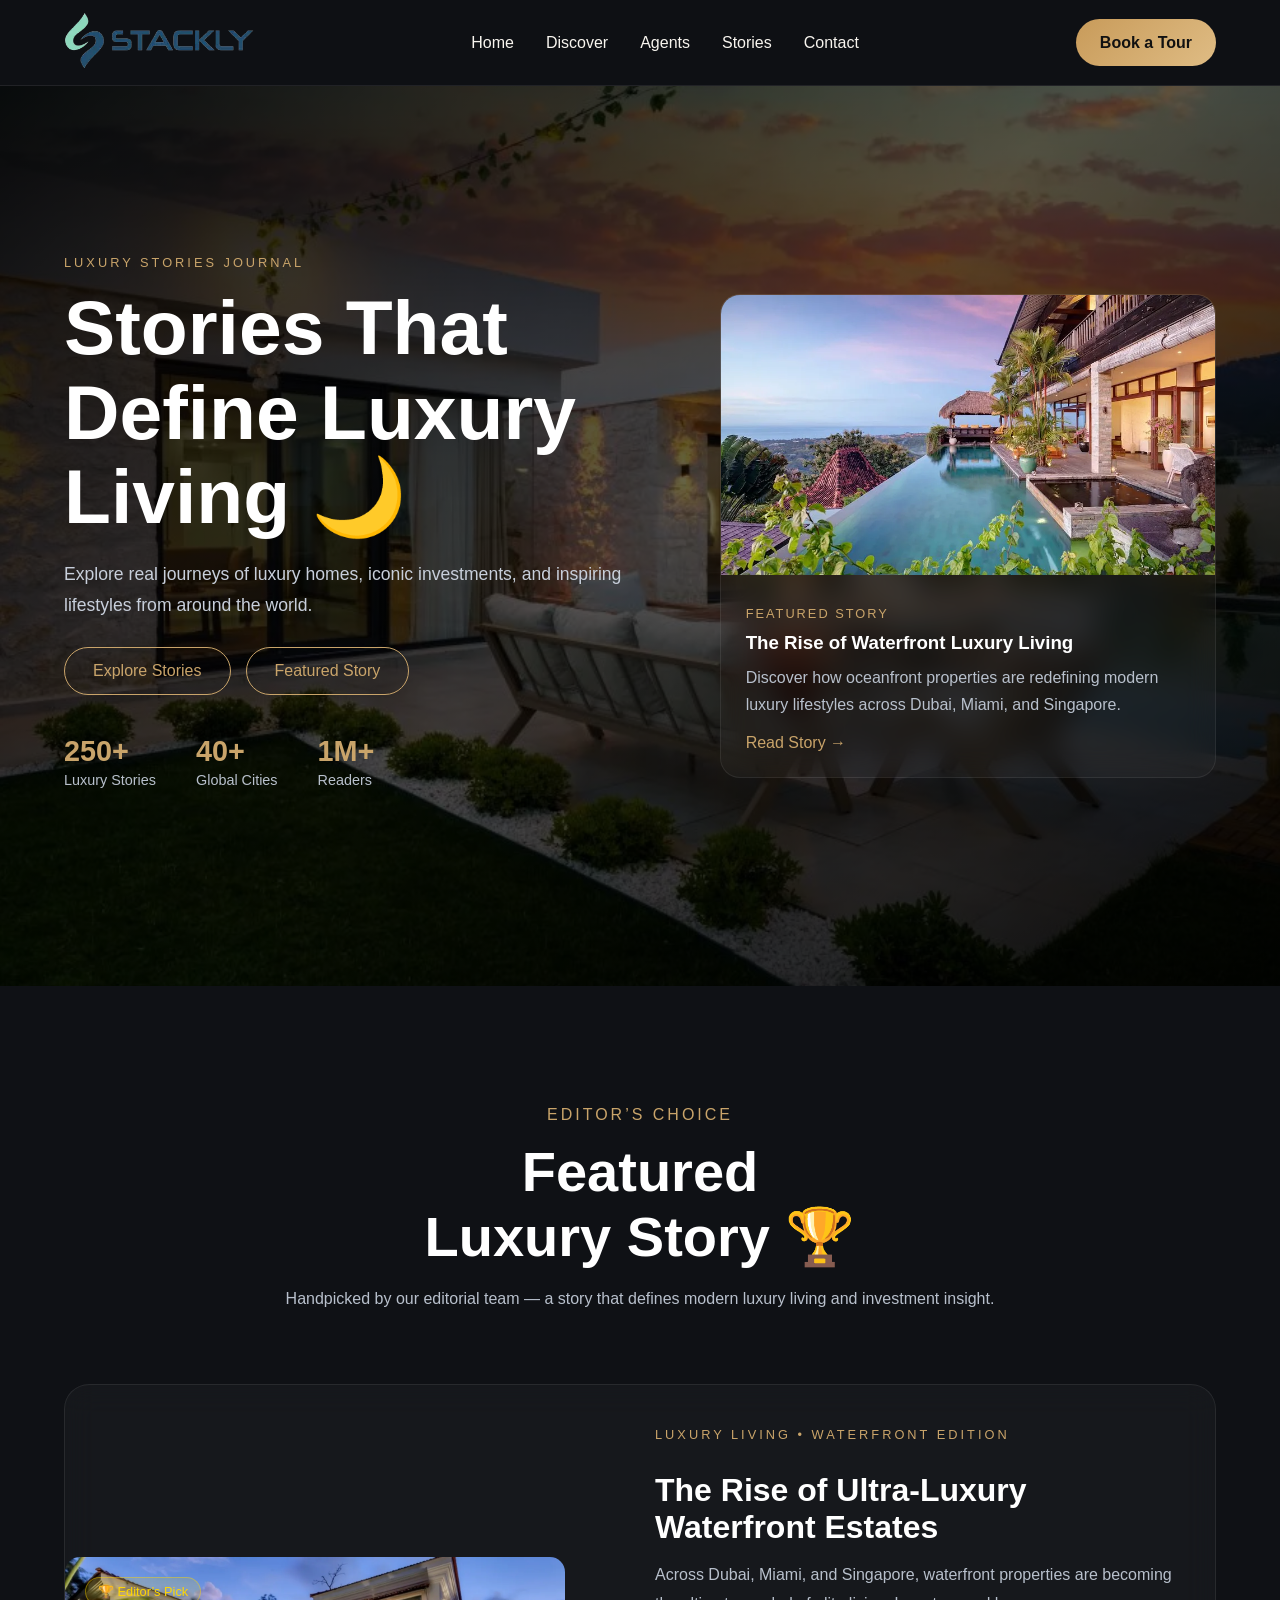
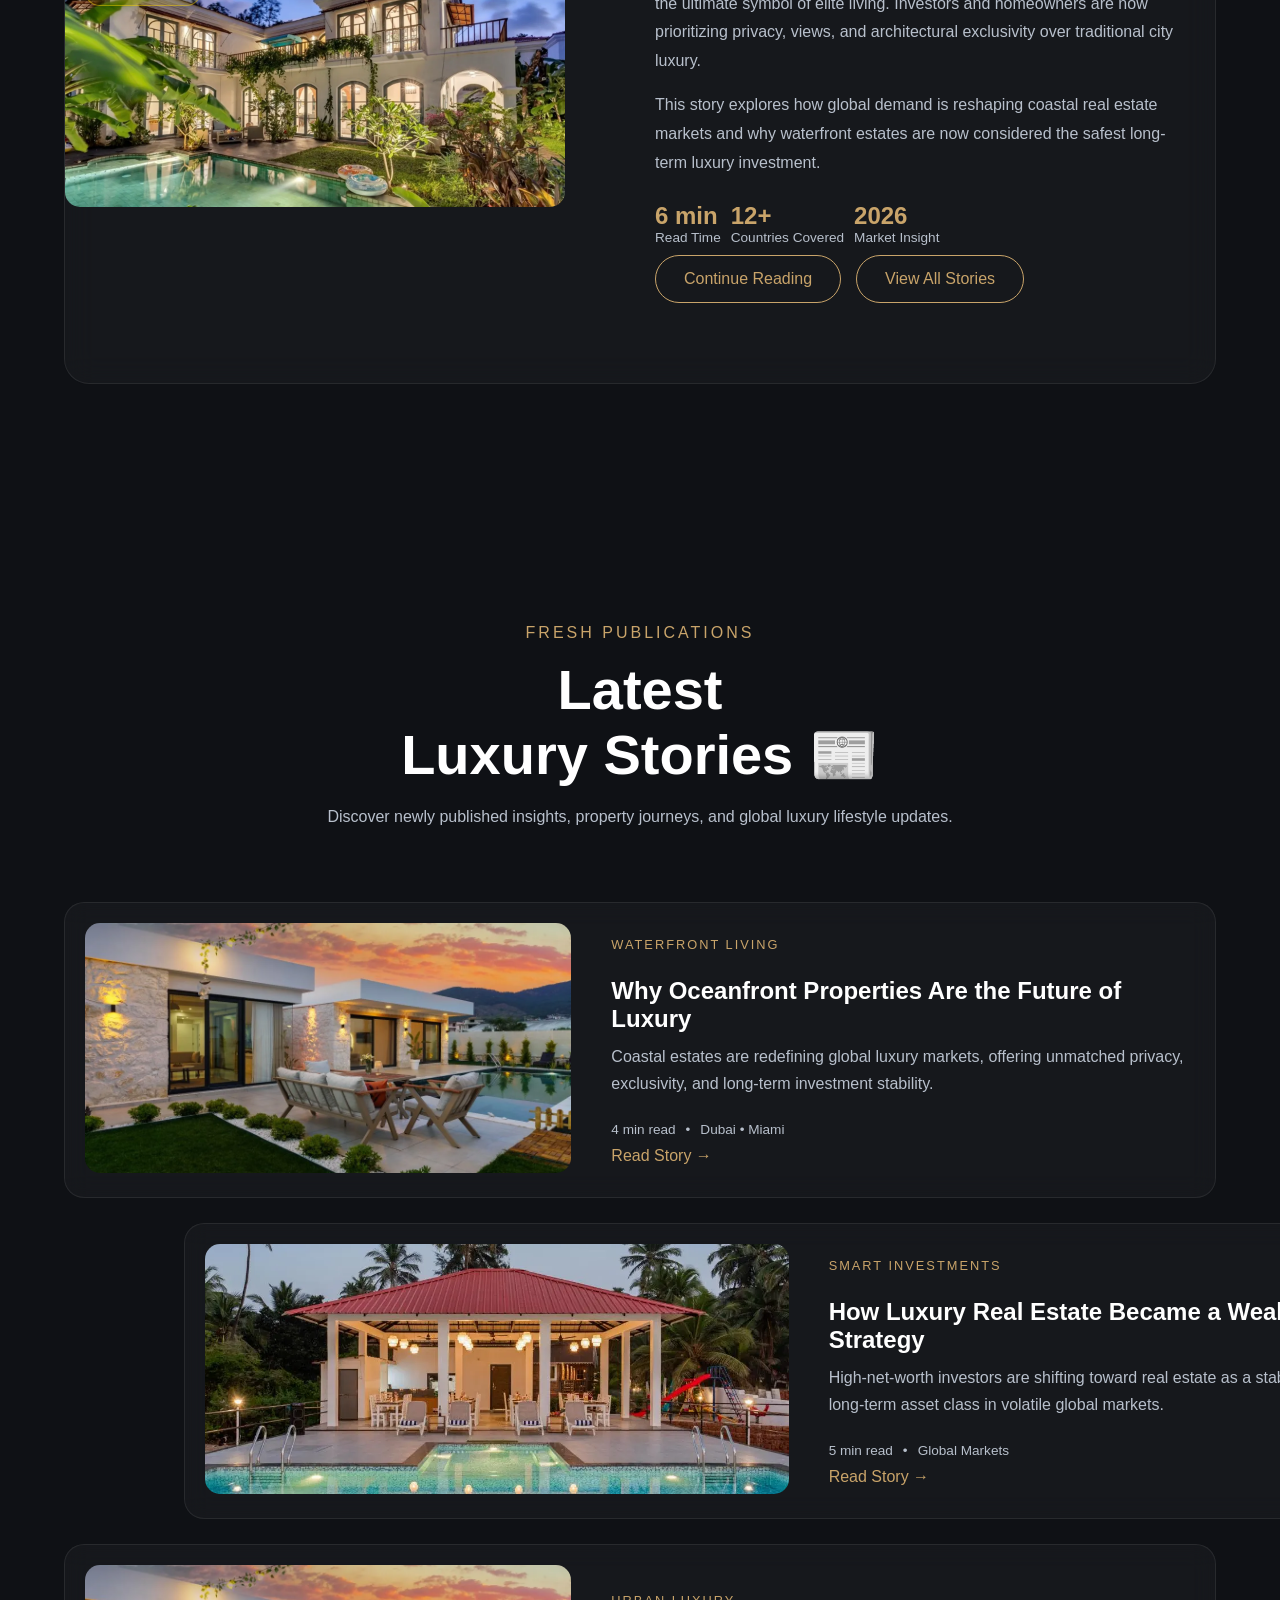
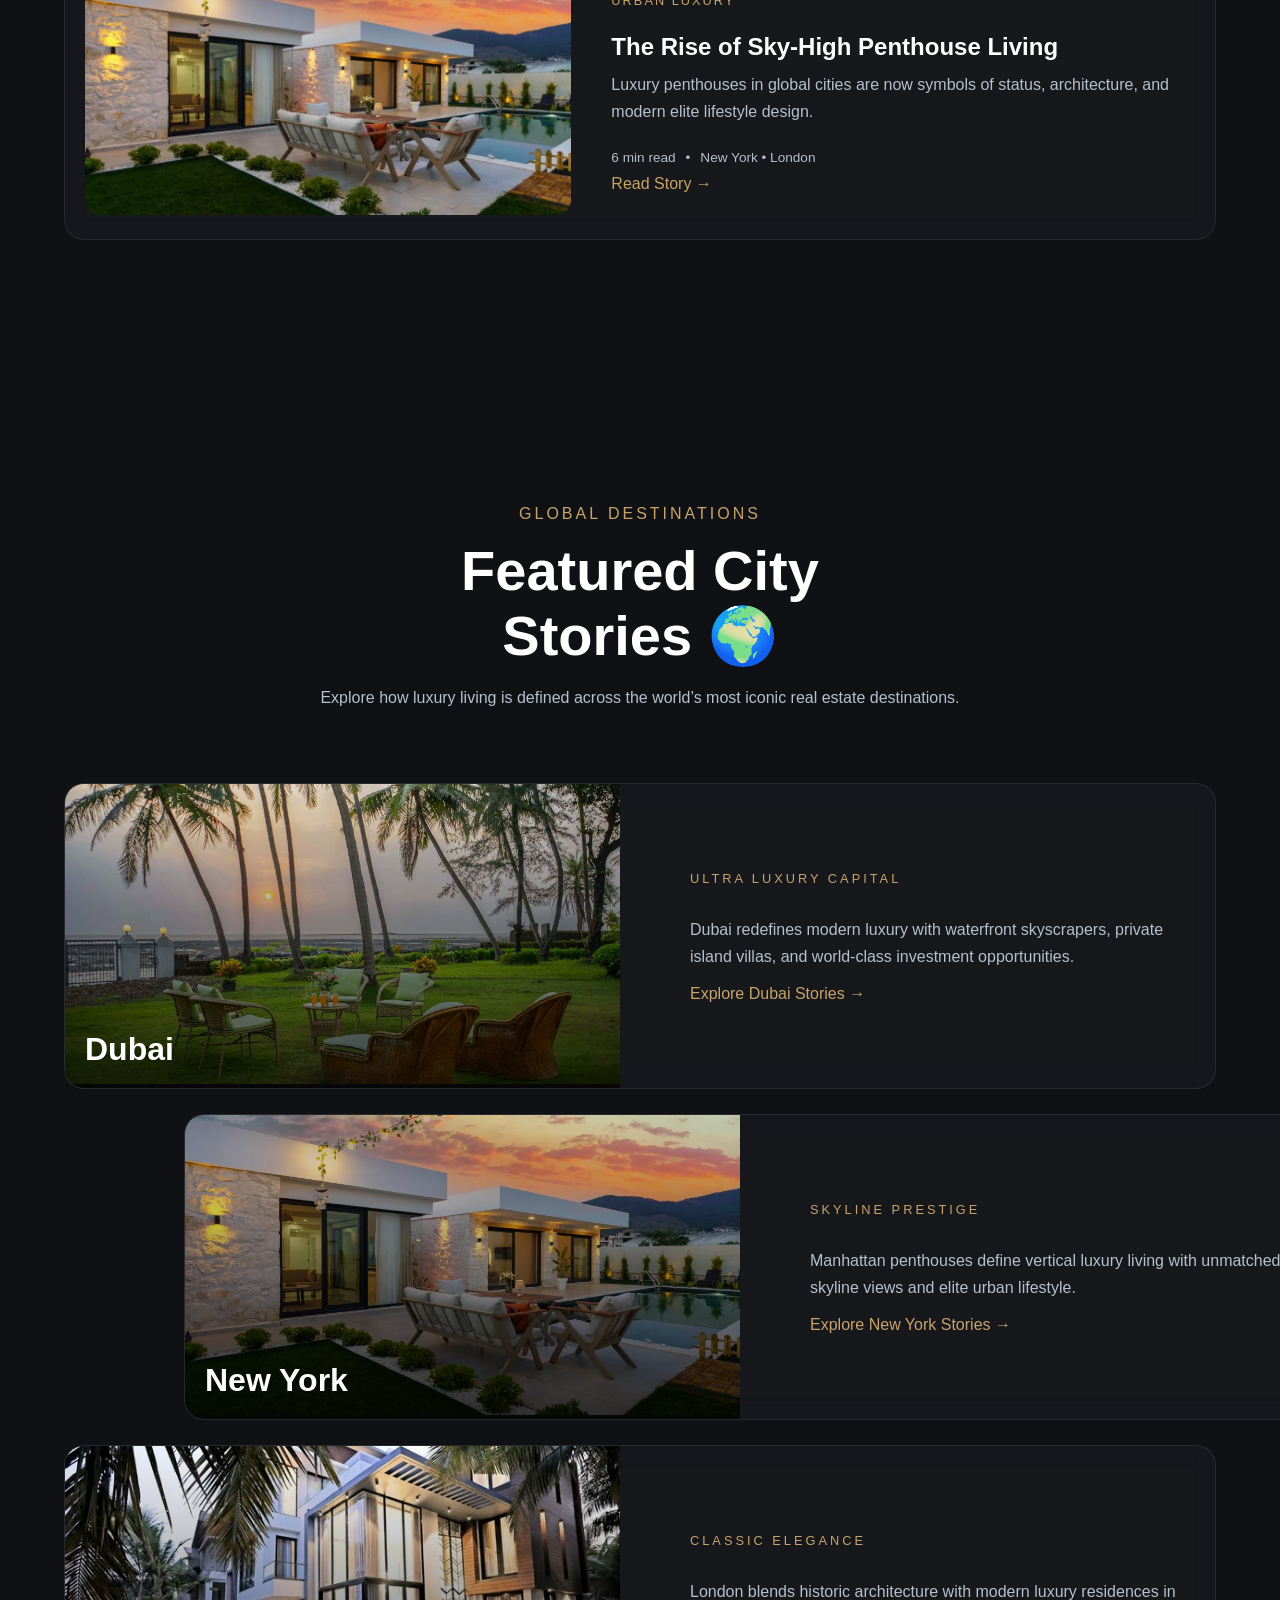
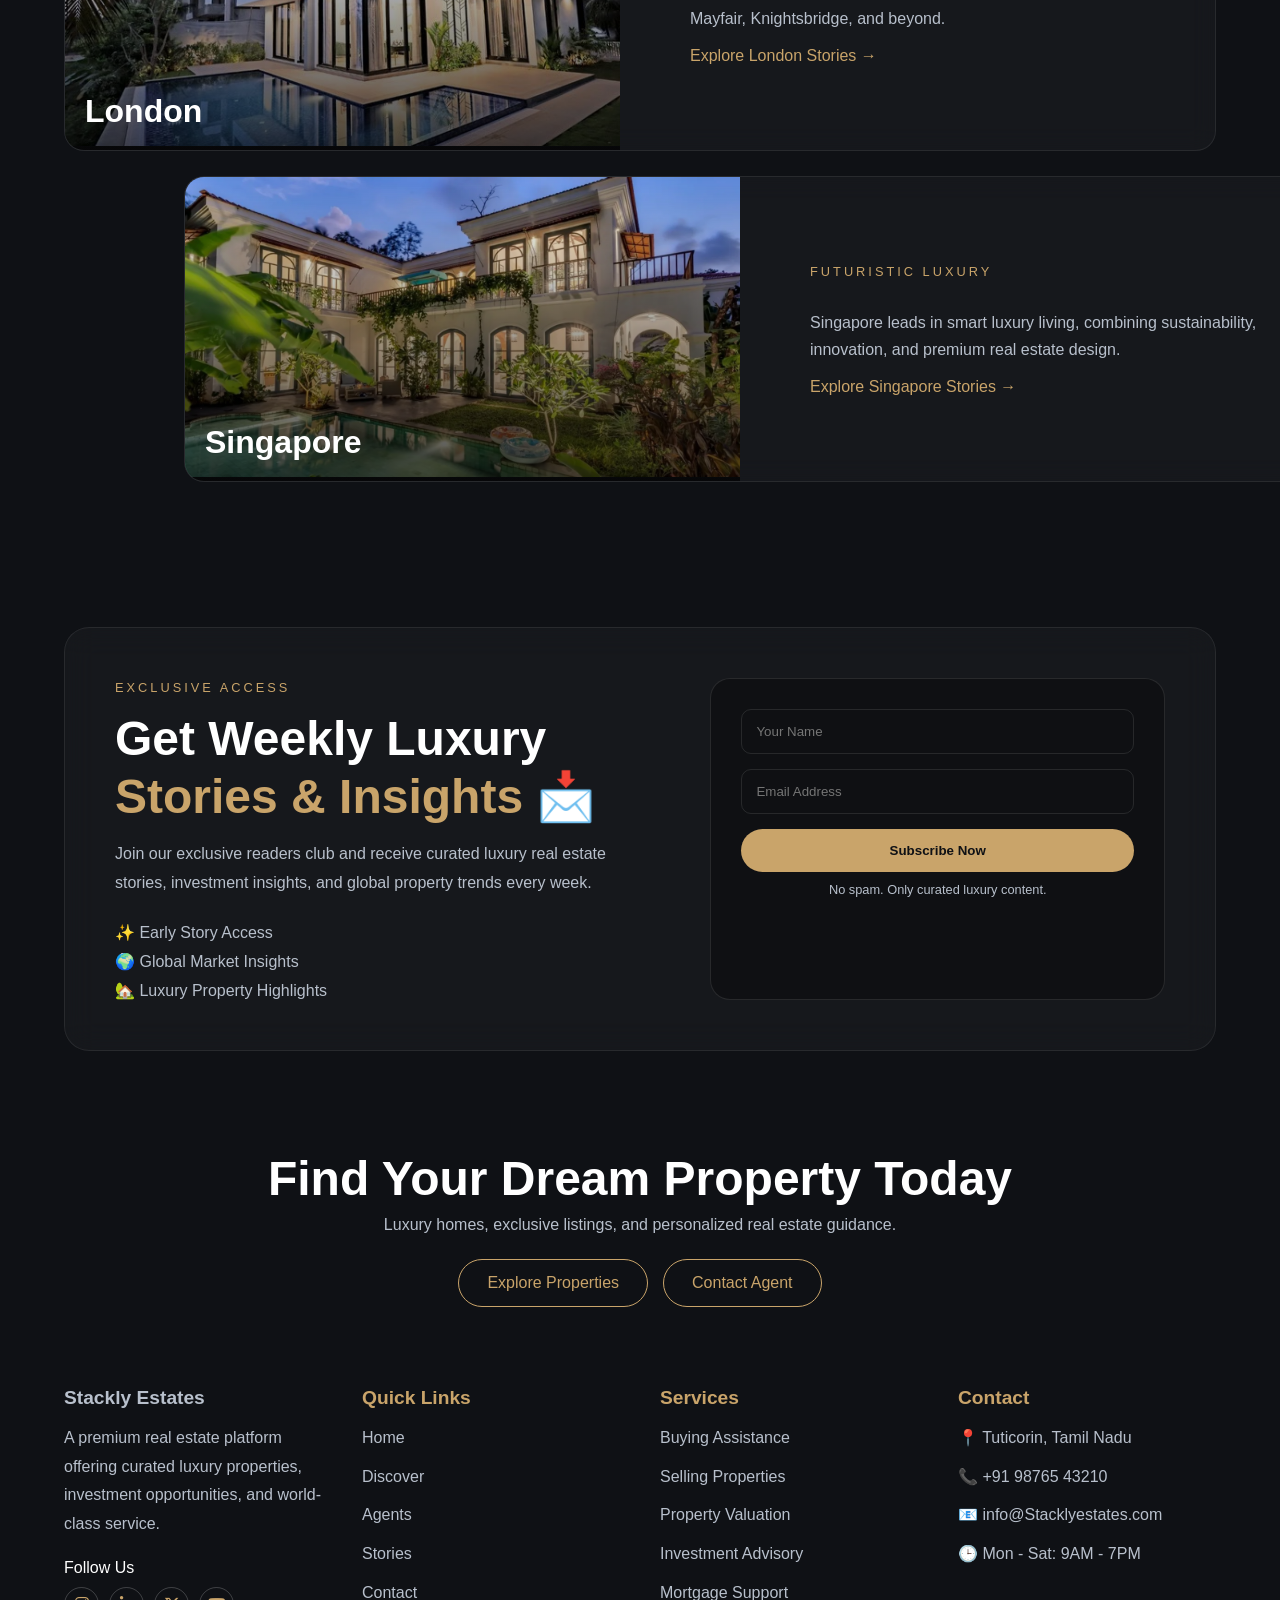
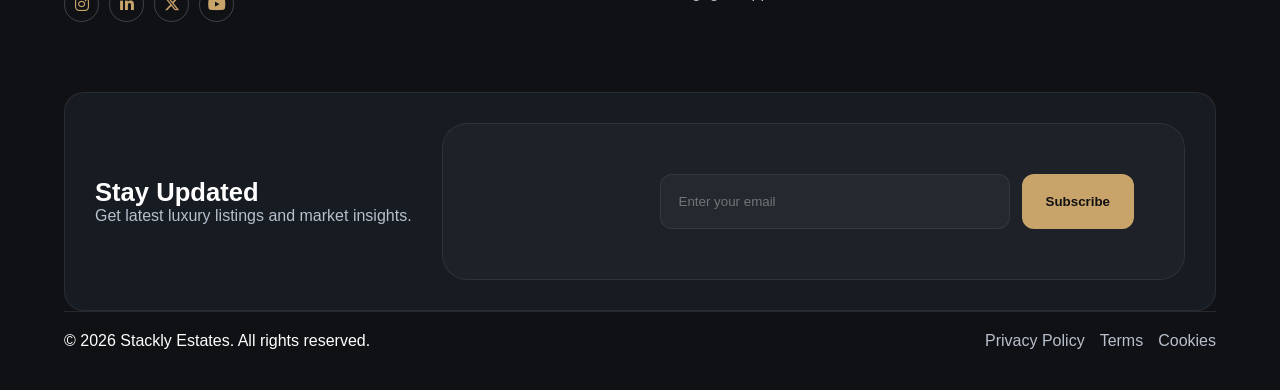
<file: stories.html>
<!DOCTYPE html>
<html lang="en">
<head>
    <meta charset="UTF-8">
    <meta name="viewport" content="width=device-width, initial-scale=1.0">
    <link rel="stylesheet"
     href="https://cdnjs.cloudflare.com/ajax/libs/font-awesome/6.5.1/css/all.min.css">
    <link rel="stylesheet" href="css/stories.css">
    <link rel="stylesheet" href="css/auth.css">
    <title>Document</title>
</head>
<body>

<!-- NAVBAR -->
<header class="nav">
  <div class="container nav-container">

    <!-- LOGO -->
    <a href="index.html" class="logo">
      <img src="images/logo-stackly (1).webp" alt="Stackly Estates">
    </a>

    <!-- NAVIGATION -->
    <nav class="nav-links" id="navLinks">
      <a href="index.html">Home</a>
      <a href="discover.html">Discover</a>
      <a href="agents.html">Agents</a>
      <a href="stories.html">Stories</a>
      <a href="contact.html">Contact</a>

      <!-- Mobile Only CTA -->
      <a class="mobile-tour-btn" onclick="openPopup()">Book a Tour</a>
    </nav>

    <!-- DESKTOP ACTIONS -->
    <div class="nav-actions">
      <!-- <a onclick="openPopup()" class="signin-btn">Sign In</a> -->
      <a onclick="openPopup()" class="tour-btn">Book a Tour</a>
    </div>

    <!-- MOBILE TOGGLE -->
    <button class="menu-toggle" id="menuToggle">
      ☰
    </button>

  </div>
</header>
    
<section class="stories-hero">

  <!-- BACKGROUND -->
  <div class="hero-bg"></div>
  <div class="hero-overlay"></div>

  <div class="container">

    <div class="hero-content">

      <!-- LEFT TEXT -->
      <div class="hero-text">

        <span class="tag reveal-left">Luxury Stories Journal</span>

        <h1>
          <span class="reveal-top">Stories That</span>
          <span class="reveal-right">Define Luxury Living 🌙</span>
        </h1>

        <p class="reveal-bottom">
          Explore real journeys of luxury homes, iconic investments,
          and inspiring lifestyles from around the world.
        </p>

        <div class="actions reveal-bottom">
          <a href="error.html" class="lux-btn">Explore Stories</a>
          <a href="error.html" class="lux-btn outline">Featured Story</a>
        </div>

        <!-- STATS -->
        <div class="stats reveal-bottom">
          <div>
            <h3>250+</h3>
            <p>Luxury Stories</p>
          </div>

          <div>
            <h3>40+</h3>
            <p>Global Cities</p>
          </div>

          <div>
            <h3>1M+</h3>
            <p>Readers</p>
          </div>
        </div>

      </div>

      <!-- FEATURED CARD -->
      <div class="hero-card reveal-right">

        <img src="images/img10.webp">

        <div class="card-content">
          <span>Featured Story</span>
          <h3>The Rise of Waterfront Luxury Living</h3>
          <p>
            Discover how oceanfront properties are redefining modern luxury lifestyles
            across Dubai, Miami, and Singapore.
          </p>

          <a href="error.html">Read Story →</a>
        </div>

      </div>

    </div>

  </div>

</section>

<!-- FEATURE STORIES -->
<section class="featured-story">

  <div class="container">

    <!-- TITLE -->
    <div class="section-title">

      <span class="subtitle reveal-left">Editor’s Choice</span>

      <h2>
        <span class="reveal-top">Featured</span>
        <span class="reveal-right">Luxury Story 🏆</span>
      </h2>

      <p class="reveal-bottom">
        Handpicked by our editorial team — a story that defines modern luxury living and investment insight.
      </p>

    </div>

    <!-- FEATURED BLOCK -->
    <div class="story-card">

      <!-- IMAGE -->
      <div class="story-img reveal-left">
        <img src="images/img12.webp">
        <div class="badge">🏆 Editor’s Pick</div>
      </div>

      <!-- CONTENT -->
      <div class="story-content reveal-right">

        <span class="tag">Luxury Living • Waterfront Edition</span>

        <h3>The Rise of Ultra-Luxury Waterfront Estates</h3>

        <p class="excerpt">
          Across Dubai, Miami, and Singapore, waterfront properties are becoming the ultimate symbol of elite living.
          Investors and homeowners are now prioritizing privacy, views, and architectural exclusivity over traditional city luxury.
        </p>

        <p class="excerpt">
          This story explores how global demand is reshaping coastal real estate markets and why waterfront estates
          are now considered the safest long-term luxury investment.
        </p>

        <!-- META -->
        <div class="meta">

          <div>
            <h4>6 min</h4>
            <p>Read Time</p>
          </div>

          <div>
            <h4>12+</h4>
            <p>Countries Covered</p>
          </div>

          <div>
            <h4>2026</h4>
            <p>Market Insight</p>
          </div>

        </div>

        <!-- CTA -->
        <div class="actions">
          <a href="error.html" class="lux-btn">Continue Reading</a>
          <a href="error.html" class="lux-btn outline">View All Stories</a>
        </div>

      </div>

    </div>

  </div>

</section>

<!-- LATEST STORIES FEED -->
<section class="latest-stories">

  <div class="container">

    <!-- TITLE -->
    <div class="section-title">

      <span class="subtitle reveal-left">Fresh Publications</span>

      <h2>
        <span class="reveal-top">Latest</span>
        <span class="reveal-right">Luxury Stories 📰</span>
      </h2>

      <p class="reveal-bottom">
        Discover newly published insights, property journeys, and global luxury lifestyle updates.
      </p>

    </div>

    <!-- STORY 1 -->
    <div class="story-item reveal-left">

      <div class="story-img">
        <img src="images/img3.webp">
      </div>

      <div class="story-text">

        <span class="tag">Waterfront Living</span>
        <h3>Why Oceanfront Properties Are the Future of Luxury</h3>

        <p>
          Coastal estates are redefining global luxury markets, offering unmatched privacy,
          exclusivity, and long-term investment stability.
        </p>

        <div class="meta">
          <span>4 min read</span>
          <span>•</span>
          <span>Dubai • Miami</span>
        </div>

        <a href="error.html">Read Story →</a>

      </div>

    </div>

    <!-- STORY 2 -->
    <div class="story-item reverse reveal-right">

      <div class="story-img">
        <img src="images/img4.webp">
      </div>

      <div class="story-text">

        <span class="tag">Smart Investments</span>
        <h3>How Luxury Real Estate Became a Wealth Strategy</h3>

        <p>
          High-net-worth investors are shifting toward real estate as a stable,
          long-term asset class in volatile global markets.
        </p>

        <div class="meta">
          <span>5 min read</span>
          <span>•</span>
          <span>Global Markets</span>
        </div>

        <a href="error.html">Read Story →</a>

      </div>

    </div>

    <!-- STORY 3 -->
    <div class="story-item reveal-left">

      <div class="story-img">
        <img src="images/img3.webp">
      </div>

      <div class="story-text">

        <span class="tag">Urban Luxury</span>
        <h3>The Rise of Sky-High Penthouse Living</h3>

        <p>
          Luxury penthouses in global cities are now symbols of status, architecture,
          and modern elite lifestyle design.
        </p>

        <div class="meta">
          <span>6 min read</span>
          <span>•</span>
          <span>New York • London</span>
        </div>

        <a href="error.html">Read Story →</a>

      </div>

    </div>

  </div>

</section>


<!-- FUTURE SUCCESS STORIES -->
<section class="city-stories">

  <div class="container">

    <!-- TITLE -->
    <div class="section-title">

      <span class="subtitle reveal-left">Global Destinations</span>

      <h2>
        <span class="reveal-top">Featured City</span>
        <span class="reveal-right">Stories 🌍</span>
      </h2>

      <p class="reveal-bottom">
        Explore how luxury living is defined across the world’s most iconic real estate destinations.
      </p>

    </div>

    <!-- CITY BLOCKS -->

    <!-- DUBAI -->
    <div class="city-card reveal-left">

      <div class="city-img">
        <img src="images/img6.webp">
        <div class="overlay"></div>
        <h3>Dubai</h3>
      </div>

      <div class="city-content">
        <span class="tag">Ultra Luxury Capital</span>
        <p>
          Dubai redefines modern luxury with waterfront skyscrapers,
          private island villas, and world-class investment opportunities.
        </p>
        <a href="error.html">Explore Dubai Stories →</a>
      </div>

    </div>

    <!-- NEW YORK -->
    <div class="city-card reverse reveal-right">

      <div class="city-img">
        <img src="images/img3.webp">
        <div class="overlay"></div>
        <h3>New York</h3>
      </div>

      <div class="city-content">
        <span class="tag">Skyline Prestige</span>
        <p>
          Manhattan penthouses define vertical luxury living with unmatched skyline views
          and elite urban lifestyle.
        </p>
        <a href="error.html">Explore New York Stories →</a>
      </div>

    </div>

    <!-- LONDON -->
    <div class="city-card reveal-left">

      <div class="city-img">
        <img src="images/ANI-20230324084320.webp">
        <div class="overlay"></div>
        <h3>London</h3>
      </div>

      <div class="city-content">
        <span class="tag">Classic Elegance</span>
        <p>
          London blends historic architecture with modern luxury residences in
          Mayfair, Knightsbridge, and beyond.
        </p>
        <a href="error.html">Explore London Stories →</a>
      </div>

    </div>

    <!-- SINGAPORE -->
    <div class="city-card reverse reveal-right">

      <div class="city-img">
        <img src="images/img12.webp">
        <div class="overlay"></div>
        <h3>Singapore</h3>
      </div>

      <div class="city-content">
        <span class="tag">Futuristic Luxury</span>
        <p>
          Singapore leads in smart luxury living, combining sustainability,
          innovation, and premium real estate design.
        </p>
        <a href="error.html">Explore Singapore Stories →</a>
      </div>

    </div>

  </div>

</section>

<!-- Newsletter / Story Subscription 📩 -->
<section class="newsletter">

  <div class="container">

    <div class="newsletter-box reveal-bottom">

      <!-- LEFT CONTENT -->
      <div class="news-text">

        <span class="tag reveal-left">Exclusive Access</span>

        <h2 class="reveal-top">
          Get Weekly Luxury<br>
          <span>Stories & Insights 📩</span>
        </h2>

        <p class="reveal-right">
          Join our exclusive readers club and receive curated luxury real estate stories,
          investment insights, and global property trends every week.
        </p>

        <!-- BENEFITS -->
        <div class="benefits reveal-bottom">
          <div>✨ Early Story Access</div>
          <div>🌍 Global Market Insights</div>
          <div>🏡 Luxury Property Highlights</div>
        </div>

      </div>

      <!-- RIGHT FORM -->
      <div class="news-form reveal-right">

        <form>

          <input type="text" placeholder="Your Name" required>
          <input type="email" placeholder="Email Address" required>

          <button type="submit">Subscribe Now</button>

        </form>

        <p class="note">
          No spam. Only curated luxury content.
        </p>

      </div>

    </div>

  </div>

</section>

<!-- FOOTER -->
<footer class="lux-footer">
  <div class="container">

    <!-- TOP CTA -->
    <div class="footer-cta reveal-top">
      <h2>Find Your Dream Property Today</h2>
      <p>Luxury homes, exclusive listings, and personalized real estate guidance.</p>
      <div class="cta-buttons">
        <a href="error.html" class="lux-btn">Explore Properties</a>
        <a href="error.html" class="lux-btn outline">Contact Agent</a>
      </div>
    </div>

    <!-- GRID -->
    <div class="footer-grid">

      <!-- BRAND -->
      <div class="footer-col reveal-left">
        <h3 class="brand"><a href="index.html">Stackly Estates</a></h3>
        <p>
          A premium real estate platform offering curated luxury properties,
          investment opportunities, and world-class service.
        </p>

        <div class="socials">
          <span>Follow Us</span>
          <div class="icons">
                <a onclick="window.location.href='error.html'"> <i class="fa-brands fa-instagram"></i> </a>
                <a onclick="window.location.href='error.html'"> <i class="fa-brands fa-linkedin-in"></i> </a>
                <a onclick="window.location.href='error.html'"> <i class="fa-brands fa-x-twitter"></i> </a>
                <a onclick="window.location.href='error.html'"> <i class="fa-brands fa-youtube"></i> </a>
          </div>
        </div>
      </div>

      <!-- LINKS -->
      <div class="footer-col reveal-top">
        <h3>Quick Links</h3>
        <ul>
          <li><a href="index.html">Home</a></li>
          <li><a href="discover.html">Discover</a></li>
          <li><a href="agents.html">Agents</a></li>
          <li><a href="stories.html">Stories</a></li>
          <li><a href="contact.html">Contact</a></li>
        </ul>
      </div>

      <!-- SERVICES -->
      <div class="footer-col reveal-right">
        <h3>Services</h3>
        <ul>
          <li><a href="error.html">Buying Assistance</a></li>
          <li><a href="error.html">Selling Properties</a></li>
          <li><a href="error.html">Property Valuation</a></li>
          <li><a href="error.html">Investment Advisory</a></li>
          <li><a href="error.html">Mortgage Support</a></li>
        </ul>
      </div>

      <!-- CONTACT -->
      <div class="footer-col reveal-bottom">
        <h3>Contact</h3>
        <ul class="contact-info">
          <li>📍 Tuticorin, Tamil Nadu</li>
          <li>📞 +91 98765 43210</li>
          <li>📧 info@Stacklyestates.com</li>
          <li>🕒 Mon - Sat: 9AM - 7PM</li>
        </ul>
      </div>

    </div>

    <!-- NEWSLETTER -->
    <div class="newsletter reveal-bottom">
      <div>
        <h3>Stay Updated</h3>
        <p>Get latest luxury listings and market insights.</p>
      </div>
      

      <div class="newsletter-box">
        <input type="email" placeholder="Enter your email">
        <button>Subscribe</button>
      </div>
    </div>

    <!-- BOTTOM -->
    <div class="footer-bottom">
      <p>© 2026 Stackly Estates. All rights reserved.</p>
      <div class="bottom-links">
        <a href="error.html">Privacy Policy</a>
        <a href="error.html">Terms</a>
        <a href="error.html">Cookies</a>
      </div>
    </div>

  </div>
</footer>

<!--  -->
<!-- ================= AUTH POPUP ================= -->

<div id="popupOverlay" class="popup-overlay">

  <div class="popup-container">

    <!-- CLOSE BUTTON -->
    <span class="popup-close" onclick="closePopup()">
      &times;
    </span>

    <!-- LEFT SIDE -->
    <div class="popup-left">

      <h1>Welcome 👋</h1>

      <p>
        Access your dashboard, analytics,
        projects and management system.
      </p>

      <div class="popup-feature-list">

        <div class="popup-feature-card">
          📊 Real-time Analytics
        </div>

        <div class="popup-feature-card">
          ⚡ Fast Dashboard
        </div>

        <div class="popup-feature-card">
          🔒 Secure Authentication
        </div>

      </div>

    </div>

    <!-- RIGHT SIDE -->
    <div class="popup-right">

      <!-- LOGIN -->
      <div id="loginForm" class="popup-login-box">

        <h2>Login</h2>

        <span>
          Access your account
        </span>

        <input
          id="loginEmail"
          type="email"
          placeholder="Enter Email"
        >

        <div class="password-wrap">
            <input id="loginPassword" type="password" placeholder="Enter Password">
            <span class="eye-btn" onclick="togglePassword('loginPassword',this)">👁</span>
        </div>
        <small id="passwordHint" class="hint-text"> </small>
        <!-- FORGET & REMBER PASS -->
        <div class="login-options">

          <label class="remember-label">
            <input type="checkbox" id="rememberMe">
            Remember me
          </label>

          <p class="popup-forgot">
            <a href="error.htm" onclick="forgotPassword()">Forgot Password?</a>
          </p>

        </div>
        <!--  -->

        <select id="loginRole">

          <option value="user">
            User
          </option>

          <option value="admin">
            Admin
          </option>

        </select>

        <button onclick="login()">
          Login
        </button>

        <p class="popup-switch">

          Don't have an account?

          <span onclick="showSignup()">
            Signup
          </span>

        </p>

      </div>

      <!-- SIGNUP -->
       <!-- ================= SIGNUP FORM ================= -->
<div id="signupForm" class="popup-signup-box hidden">

  <h2 class="signup-h2">Create Account</h2>
  <span>Create your new account</span>

  <!-- ROLE SELECTION (AVATAR STYLE) -->
  <div class="role-selector">

    <div id="userRoleCard" class="role-card active" onclick="selectRole('user')">
      <div class="avatar">👤</div>
      <p>User</p>
    </div>

    <div id="adminRoleCard" class="role-card" onclick="selectRole('admin')">
      <div class="avatar">🛡️</div>
      <p>Admin</p>
    </div>

  </div>

  <!-- INPUTS -->
  <input id="signupName" type="text" placeholder="Enter Name">
  <input id="signupEmail" type="email" placeholder="Enter Email">
  <div class="password-wrap">
    <input id="signupPassword" type="password" placeholder="Enter Password">
    <span class="eye-btn" onclick="togglePassword('signupPassword',this)">👁</span>
  </div>
  <div class="password-wrap">
    <input id="signupConfirmPassword" type="password" placeholder="Confirm Password">
    <span class="eye-btn" onclick="togglePassword('signupConfirmPassword',this)">👁</span>
  </div>

  <!-- HIDDEN ROLE -->
  <select id="signupRole" style="display:none;">
    <option value="user">User</option>
    <option value="admin">Admin</option>
  </select>

  <!-- ERROR MESSAGE -->
  <p id="signupError" class="error-text"></p>

  <!-- BUTTON -->
  <button onclick="signup()">Create Account</button>

  <!-- SWITCH -->
  <p class="popup-switch signup-login">
    Already have an account?
    <span onclick="showLogin()">Login</span>
  </p>

</div>

    </div>

  </div>

</div>

<SCript src="js/stories.js"></SCript>
<script src="js/auth.js"></script>

</body>
</html>
</file>
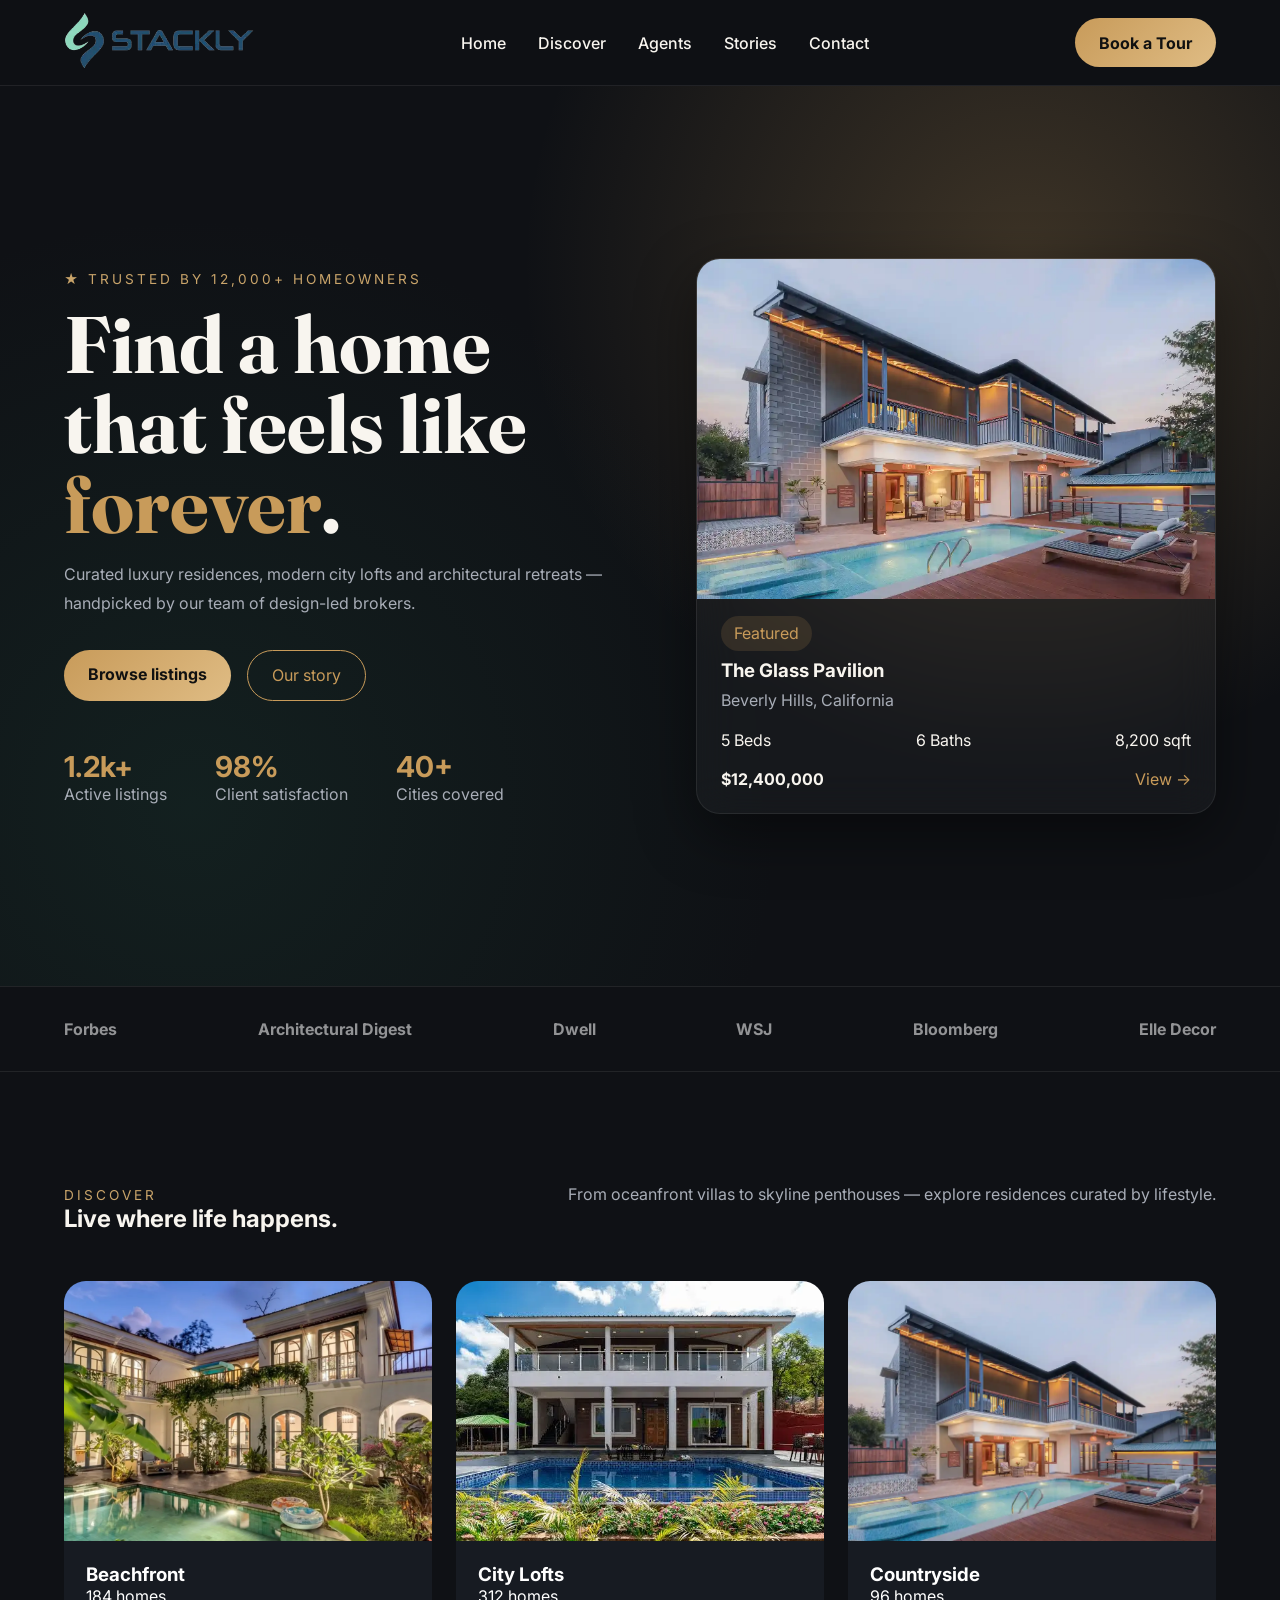
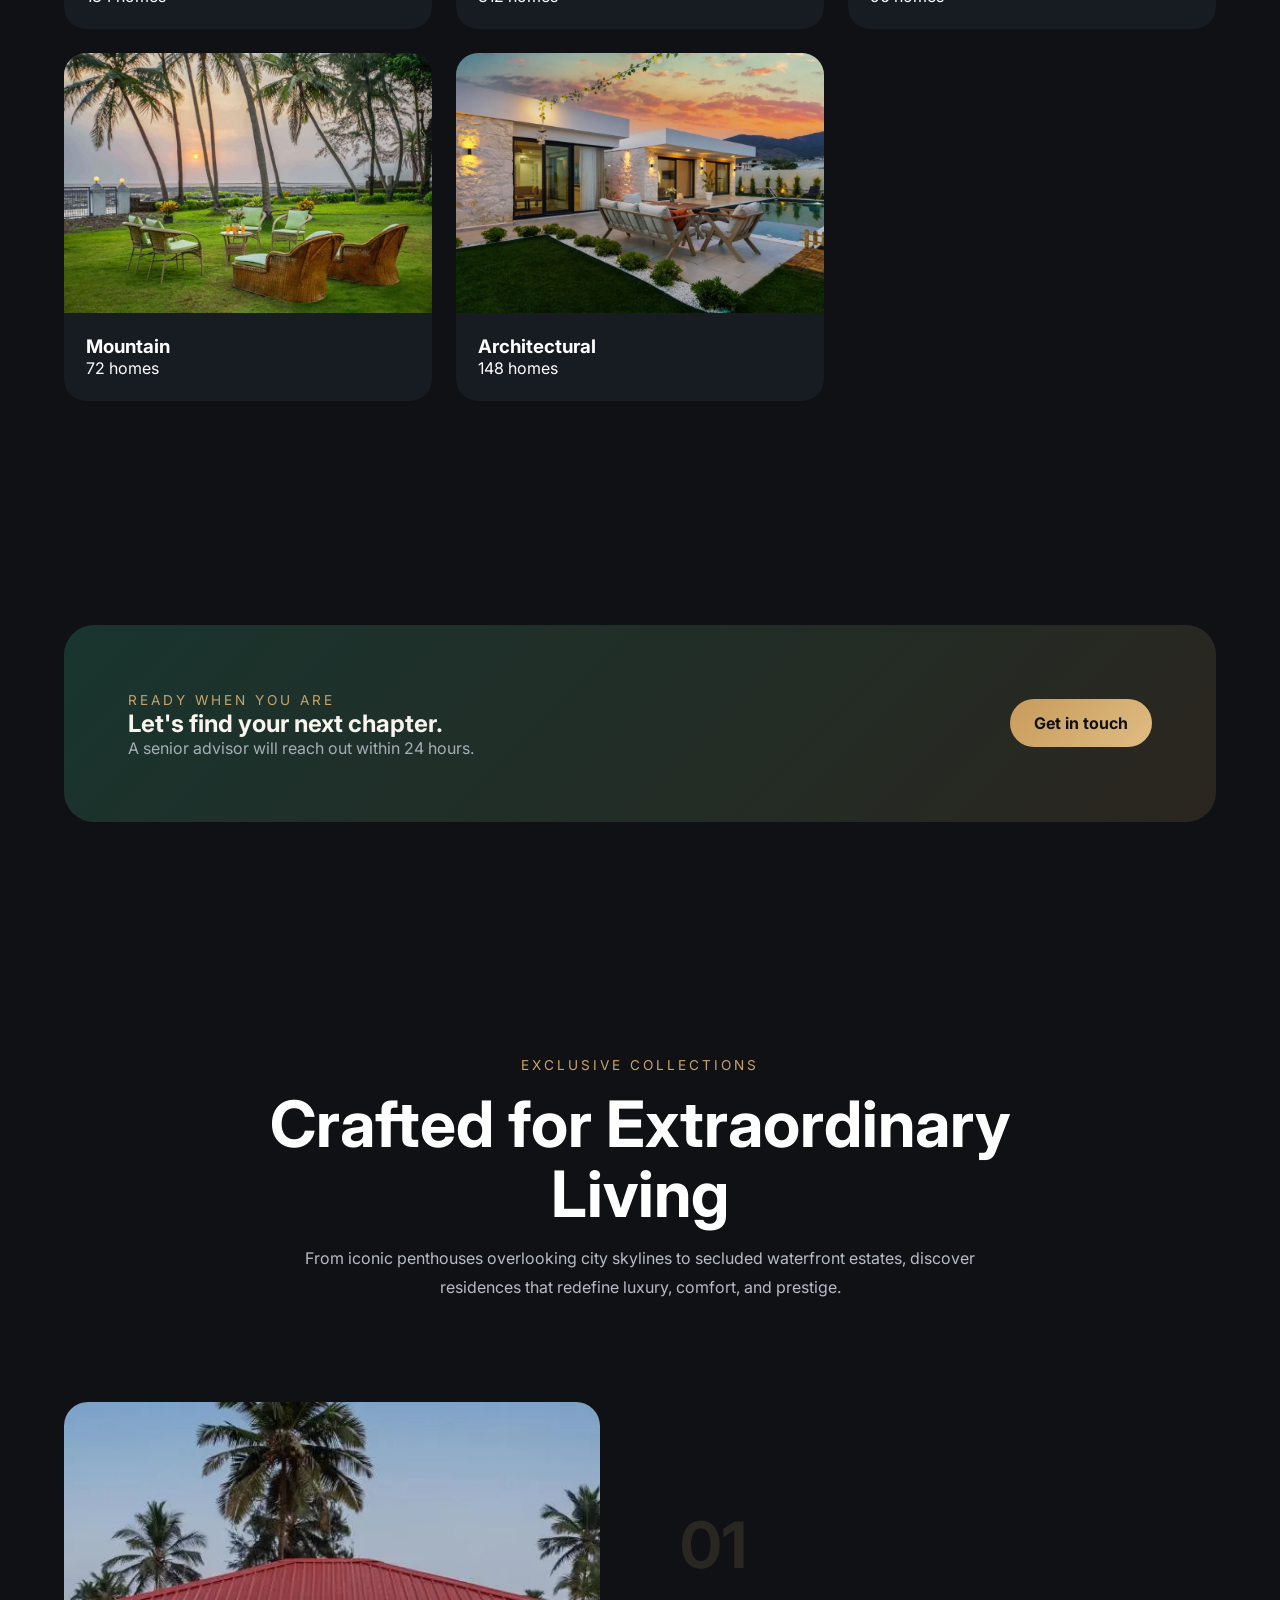
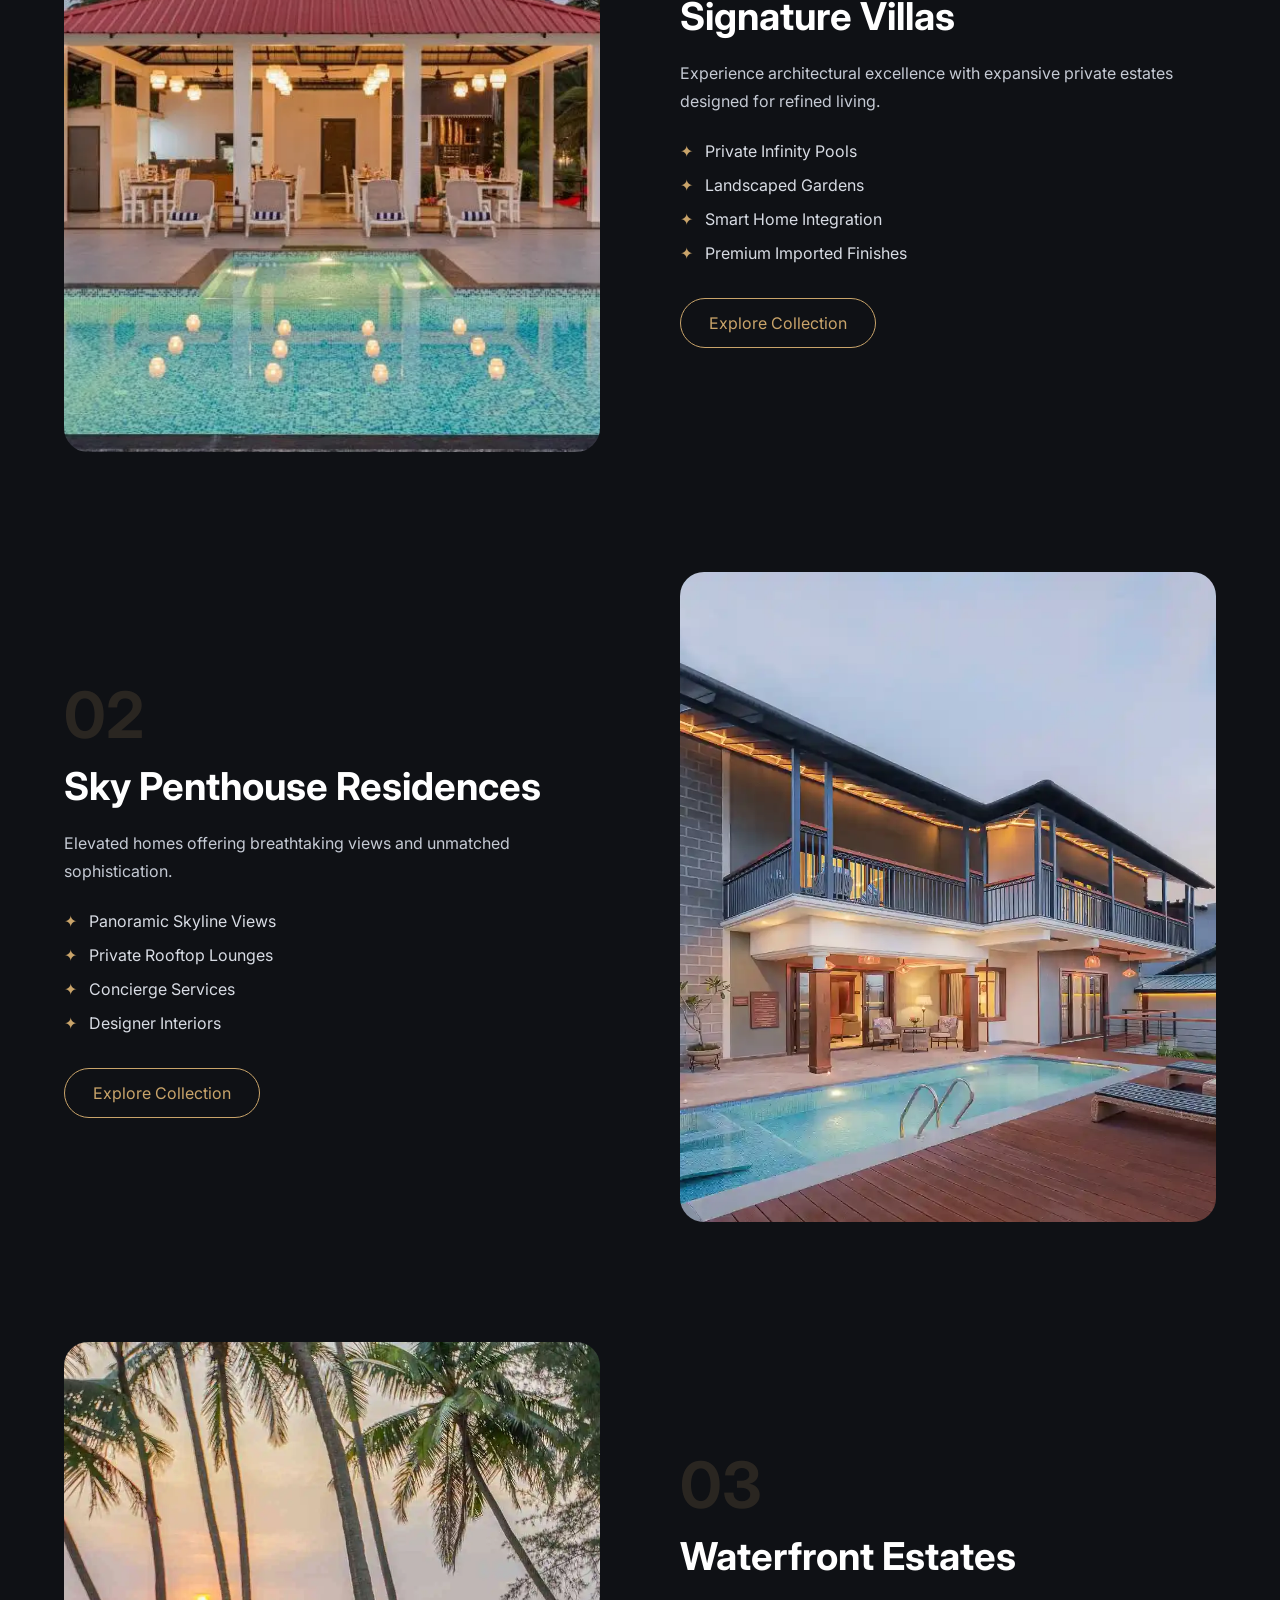
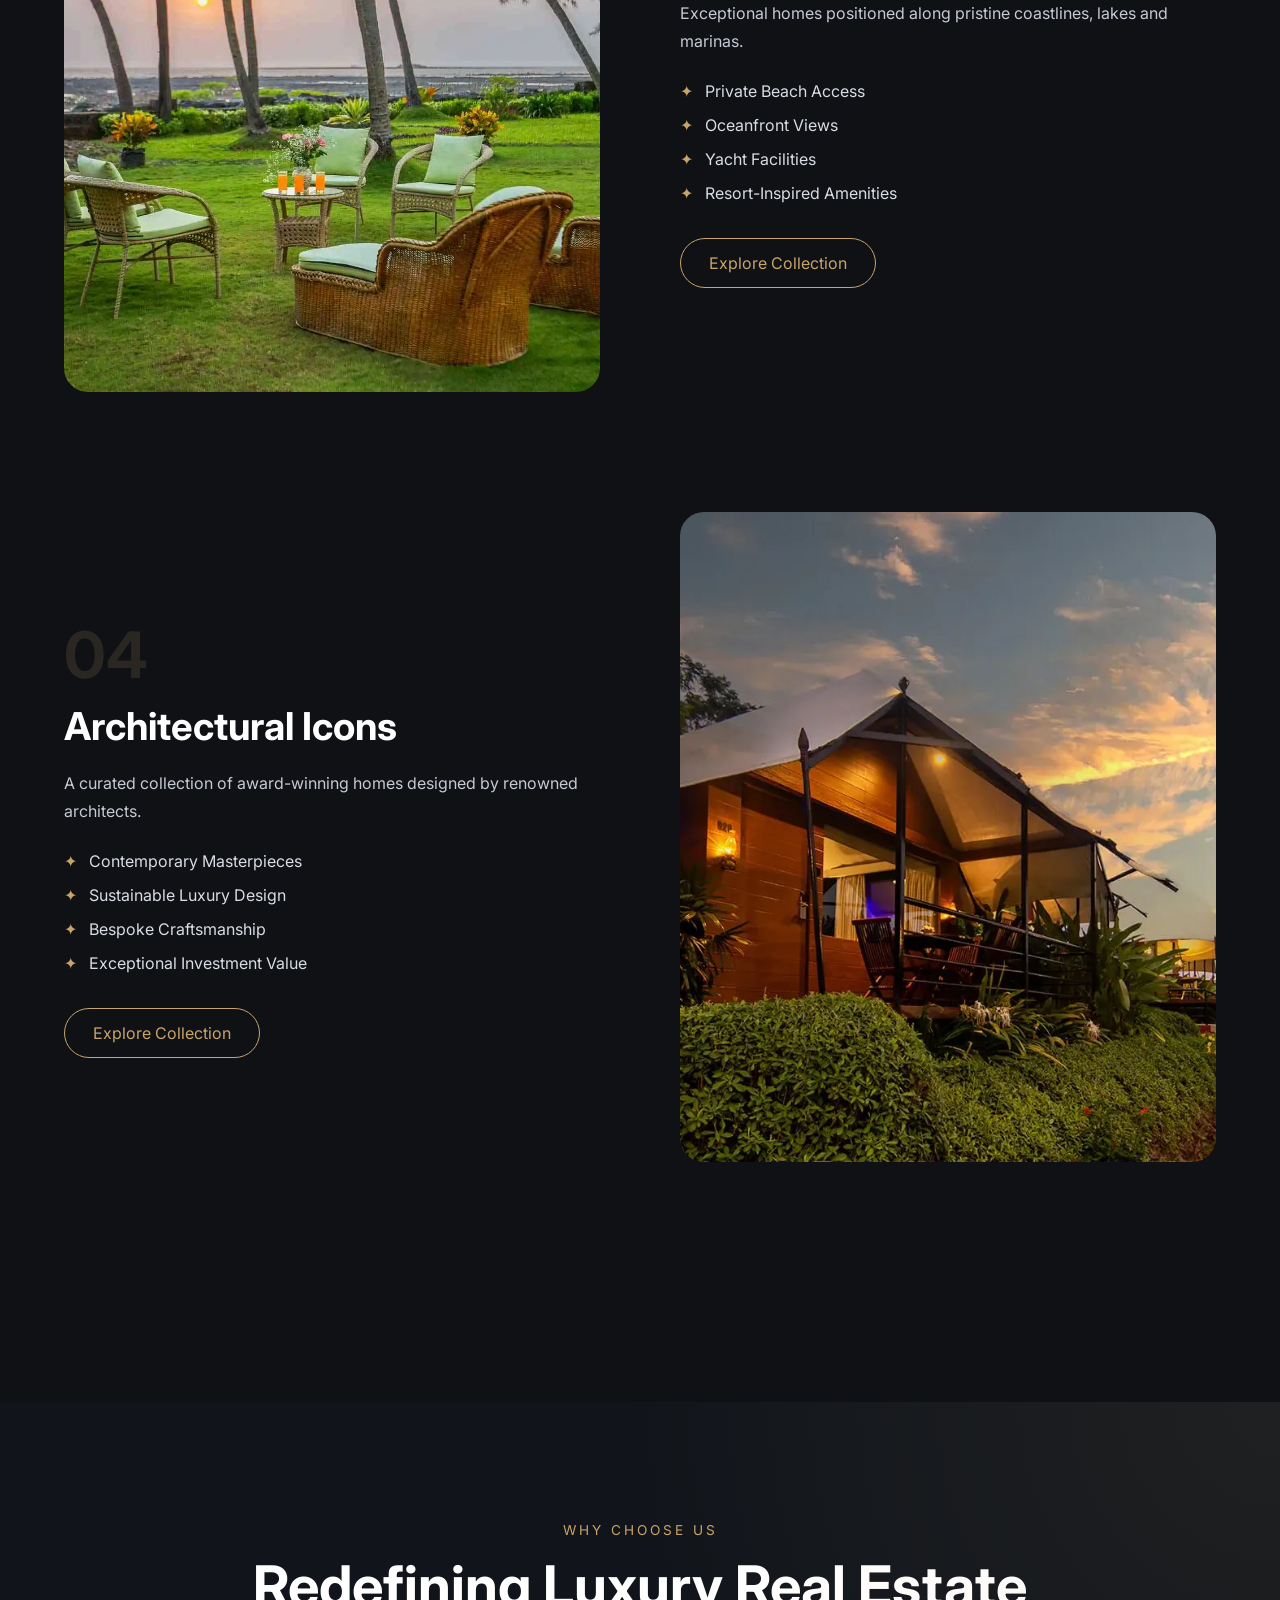
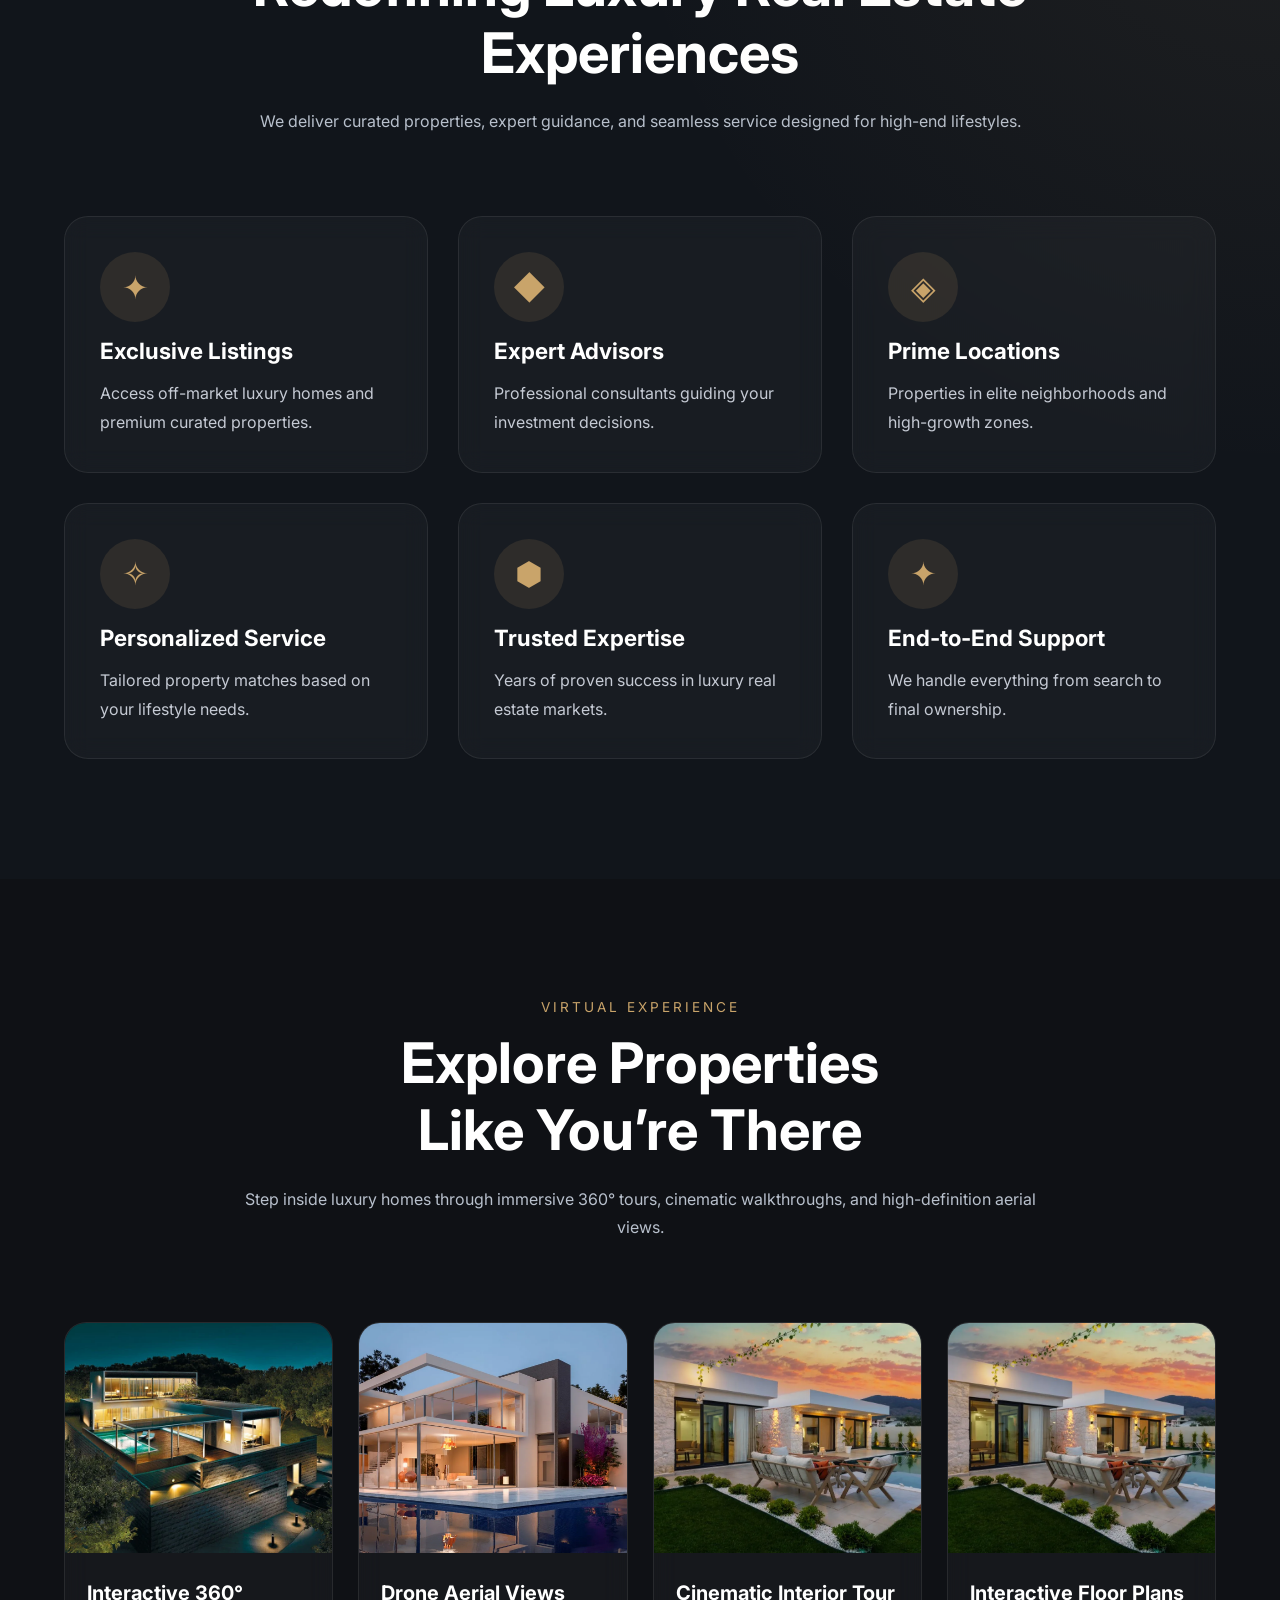
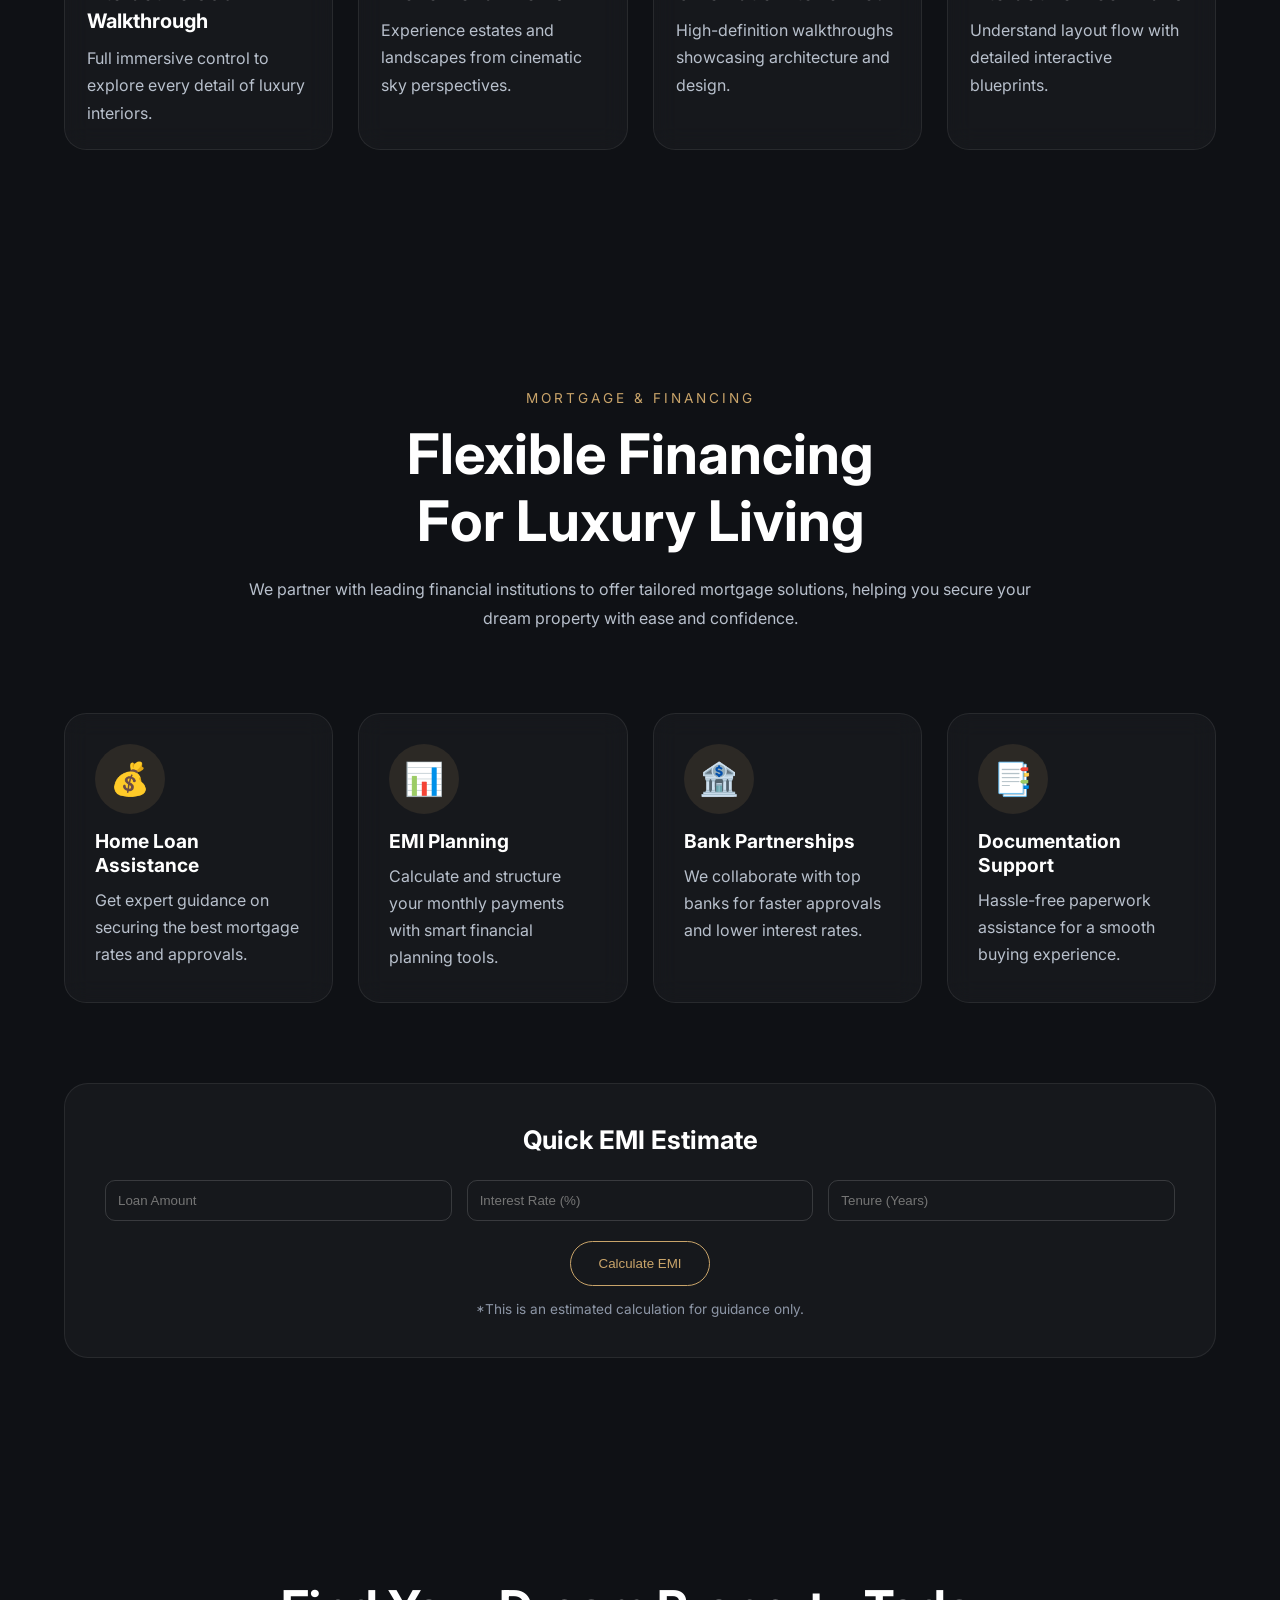
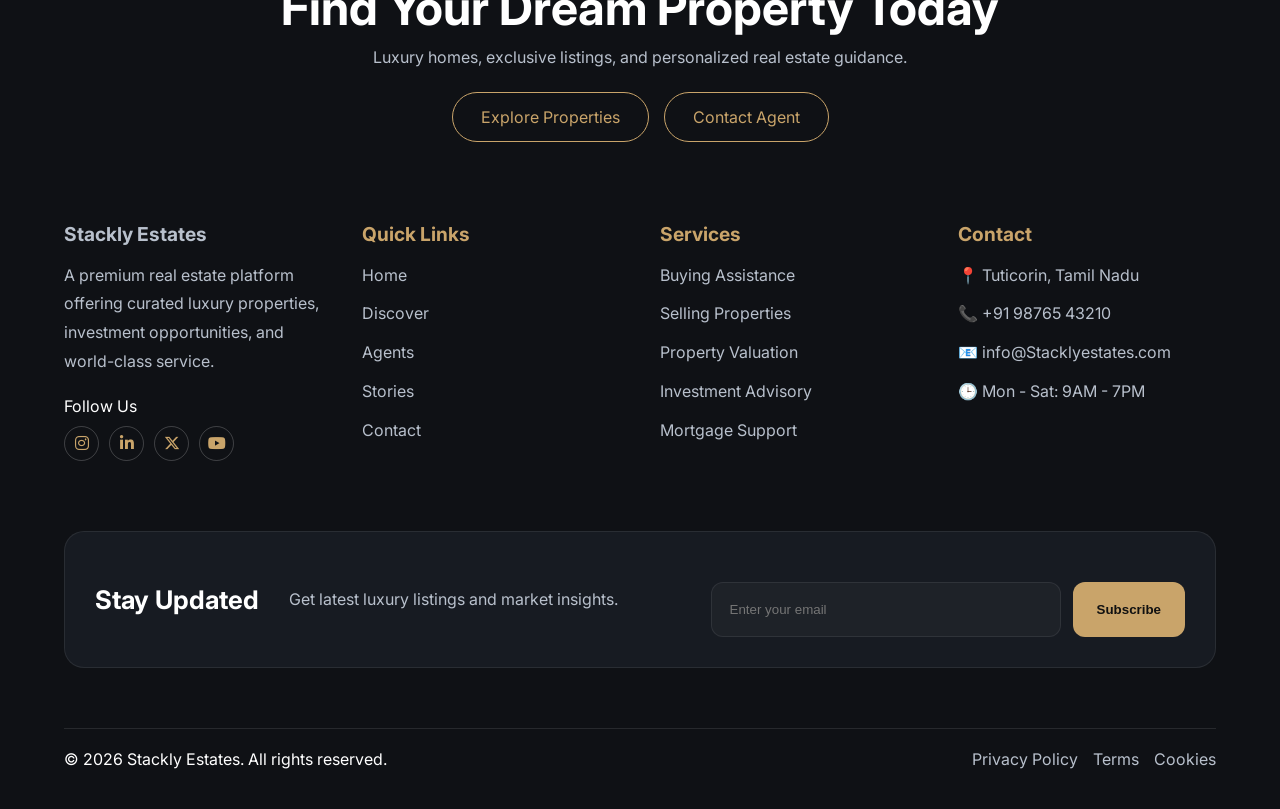
<file: user-dashboard.html>
<!DOCTYPE html>
<html lang="en">
<head>
<meta charset="UTF-8">
<meta name="viewport" content="width=device-width, initial-scale=1.0">
<title>User Dashboard</title>
<link rel="stylesheet" href="css/user-dashboard.css">
</head>

<body>

<!-- SIDEBAR -->
<div class="sidebar">
    <div class="sidebar-logo" onclick="window.location.href='user-dashboard.html'">
      <img src="images/logo-stackly (1).webp" alt="Stackly Logo">
    </div>

        <a href="#" onclick="showSection('overview')">Overview</a>
        <a href="#" onclick="showSection('portfolio')">Explore Properties</a>
        <a href="#" onclick="showSection('markets')">Saved Properties</a>
        <a href="#" onclick="showSection('watchlist')">Appointments</a>
        <!-- <a href="#" onclick="showSection('transactions')">Transactions</a> -->
        <!-- <a href="#" onclick="showSection('settings')">Mortgage & Financing</a> -->
        <a href="#" onclick="showSection('profile')">Profile</a>

    <button class="logout-btn" onclick="logout()">
        <span>🚪</span> Logout
    </button>
    
</div>

<!-- MAIN -->
<div class="main">

<!-- OVERVIEW -->

<div class="content active" id="overview">

<div class="dashboard-home">

  <!-- WELCOME -->
  <section class="welcome-banner">
    <div>
      <span class="welcome-tag">Luxury Client Portal</span>
      <h1 class="reveal-top">Welcome Back, Sir 👋</h1>
      <p class="reveal-left">
        Discover exclusive properties, monitor inquiries,
        and manage your luxury real estate journey.
      </p>
    </div>

    <div class="quick-actions reveal-bottom">
      <button onclick="window.location.href='dashboardError.html'">Explore Properties</button>
      <button onclick="window.location.href='dashboardError.html'">Book Tour</button>
    </div>
  </section>

  <!-- STATS -->
  <section class="stats-grid">

    <div class="stat-card pop-card">
      <h3>125</h3>
      <p>Properties Viewed</p>
    </div>

    <div class="stat-card pop-card delay-1">
      <h3>18</h3>
      <p>Saved Properties</p>
    </div>

    <div class="stat-card pop-card delay-2">
      <h3>6</h3>
      <p>Active Inquiries</p>
    </div>

    <div class="stat-card pop-card delay-3">
      <h3>3</h3>
      <p>Upcoming Tours</p>
    </div>

  </section>

  <!-- FEATURED PROPERTY -->
  <section class="featured-property">

    <div class="featured-image reveal-left">
      <img src="images/img4.webp" alt="">
    </div>

    <div class="featured-content reveal-right">

      <span>Property of the Week</span>

      <h2>Oceanfront Luxury Villa</h2>

      <p>
        Palm Jumeirah, Dubai
      </p>

      <div class="property-details">
        <div>$12.5M</div>
        <div>5 Beds</div>
        <div>Private Beach</div>
      </div>

      <button onclick="window.location.href='dashboardError.html'">View Property</button>

    </div>

  </section>

  <!-- RECOMMENDED -->
  <section class="dashboard-section reveal-bottom">

    <div class="section-head">
      <h2>Recommended For You</h2>
    </div>

    <div class="mini-grid">

      <div class="mini-card">
        <h4>Waterfront Villas</h4>
        <p>18 matching listings</p>
      </div>

      <div class="mini-card">
        <h4>Penthouses</h4>
        <p>12 matching listings</p>
      </div>

      <div class="mini-card">
        <h4>Investment Homes</h4>
        <p>9 opportunities</p>
      </div>

    </div>

  </section>

  
  <!-- NOTIFICATIONS -->
  <section class="panel">

    <h2>Recent Notifications</h2>

    <ul>
      <li>🔔 New matching property available</li>
      <li>🔔 Agent replied to your inquiry</li>
      <li>🔔 Price drop on saved property</li>
      <li>🔔 Upcoming virtual tour reminder</li>
    </ul>

  </section>

  <!-- VIP -->
  <section class="vip-banner">

    <h2>🏆 VIP Membership</h2>

    <p>
      Unlock off-market listings, priority access,
      private events and premium investment opportunities.
    </p>

    <button onclick="window.location.href='dashboardError.html'">Upgrade Membership</button>

  </section>

</div>

</div>
<!-- =================================================================================================== -->
<!-- MY PORTFOLIO -->
<div class="content" id="portfolio">

<div class="explore-container">

  <!-- HERO -->
  <section class="search-hero">

    <span class="hero-tag reveal-top">
      Discover Luxury Living
    </span>

    <h1 class="reveal-left">
      Explore Exceptional Properties
    </h1>

    <p class="reveal-right">
      Browse handpicked luxury villas, waterfront residences,
      penthouses, and investment opportunities across the
      world's most desirable destinations.
    </p>

    <!-- SEARCH -->
    <div class="search-bar reveal-bottom">

      <input type="text" placeholder="Location">

      <select>
        <option>Property Type</option>
        <option>Villa</option>
        <option>Penthouse</option>
        <option>Apartment</option>
      </select>

      <select>
        <option>Budget</option>
        <option>$500K - $1M</option>
        <option>$1M - $5M</option>
        <option>$5M+</option>
      </select>

      <select>
        <option>Bedrooms</option>
        <option>1+</option>
        <option>2+</option>
        <option>3+</option>
        <option>5+</option>
      </select>

      <button class="search-btn" onclick="window.location.href='dashboardError.html'">
        Search
      </button>

    </div>

  </section>

  <!-- FILTERS -->
  <section class="filter-section">

    <div class="filter-row">

      <div class="filter-chip active">All</div>
      <div class="filter-chip">Villa</div>
      <div class="filter-chip">Penthouse</div>
      <div class="filter-chip">Waterfront</div>
      <div class="filter-chip">Investment</div>
      <div class="filter-chip">Smart Home</div>
      <div class="filter-chip">New Launch</div>

    </div>

  </section>

  <!-- FEATURED PROPERTY -->
  <section class="featured-property">

    <div class="featured-image reveal-left">

      <img
      src="images/img3.webp"
      alt="Luxury Property">

    </div>

    <div class="featured-content reveal-right">

      <span class="featured-label">
        Property of the Week
      </span>

      <h2>
        Oceanfront Luxury Villa
      </h2>

      <p class="location">
        Palm Jumeirah, Dubai
      </p>

      <div class="property-features">

        <div>5 Bedrooms</div>
        <div>Private Beach</div>
        <div>Infinity Pool</div>

      </div>

      <div class="featured-price">
        $12.5M
      </div>

      <button onclick="window.location.href='dashboardError.html'">
        View Details
      </button>

    </div>

  </section>

  <!-- LOCATIONS -->
  <section class="locations-section">

    <div class="section-header">

      <h2 class="reveal-top">
        Explore by Location
      </h2>

      <p class="reveal-bottom">
        Discover opportunities in the world's most prestigious cities.
      </p>

    </div>

    <div class="location-list">

      <div class="location-item">Dubai</div>
      <div class="location-item">London</div>
      <div class="location-item">New York</div>
      <div class="location-item">Singapore</div>
      <div class="location-item">Paris</div>
      <div class="location-item">Miami</div>

    </div>

  </section>

  <!-- PROPERTY GRID -->
  <section class="properties-section">

    <div class="section-header">

      <h2>
        Featured Listings
      </h2>

      <p>
        Curated luxury homes selected by our advisors.
      </p>

    </div>

    <div class="property-grid">

      <!-- CARD 1 -->
      <div class="property-card pop-card">

        <div class="property-image">

          <img
          src="images/img13.webp"
          alt="">

        </div>

        <div class="property-content">

          <h3>Modern Waterfront Villa</h3>

          <p class="location">
            Dubai Marina
          </p>

          <div class="price">
            $8.4M
          </div>

          <div class="card-features">

            <span>5 Beds</span>
            <span>6 Baths</span>
            <span>7200 sqft</span>

          </div>

          <div class="card-actions">

            <button onclick="window.location.href='dashboardError.html'">View</button>
            <button onclick="window.location.href='dashboardError.html'">Save</button>

          </div>

        </div>

      </div>

      <!-- CARD 2 -->
      <div class="property-card pop-card delay-1">

        <div class="property-image">

          <img
          src="images/img12.webp"
          alt="">

        </div>

        <div class="property-content">

          <h3>Skyline Penthouse</h3>

          <p class="location">
            New York
          </p>

          <div class="price">
            $11.2M
          </div>

          <div class="card-features">

            <span>4 Beds</span>
            <span>5 Baths</span>
            <span>6800 sqft</span>

          </div>

          <div class="card-actions">

            <button onclick="window.location.href='dashboardError.html'">View</button>
            <button onclick="window.location.href='dashboardError.html'">Save</button>

          </div>

        </div>

      </div>

      <!-- CARD 3 -->
      <div class="property-card pop-card delay-2">

        <div class="property-image">

          <img
          src="images/img10.webp"
          alt="">

        </div>

        <div class="property-content">

          <h3>Luxury Estate Residence</h3>

          <p class="location">
            London
          </p>

          <div class="price">
            $15.8M
          </div>

          <div class="card-features">

            <span>7 Beds</span>
            <span>8 Baths</span>
            <span>12000 sqft</span>

          </div>

          <div class="card-actions">

            <button onclick="window.location.href='dashboardError.html'">View</button>
            <button onclick="window.location.href='dashboardError.html'">Save</button>

          </div>

        </div>

      </div>

    </div>

  </section>

  <!-- MARKET INSIGHTS -->
  <section class="market-section">

    <div class="section-header">

      <h2>
        Market Snapshot
      </h2>

      <p>
        Latest luxury real estate trends.
      </p>

    </div>

    <div class="market-grid">

      <div class="market-card">
        <h3>Dubai</h3>
        <div class="market-growth">+8.2%</div>
      </div>

      <div class="market-card">
        <h3>London</h3>
        <div class="market-growth">+4.6%</div>
      </div>

      <div class="market-card">
        <h3>Singapore</h3>
        <div class="market-growth">+6.1%</div>
      </div>

    </div>

  </section>

</div>

</div>

<!-- ======================================================================================================== -->

<!-- MARKETS MODULE -->
<div class="content" id="markets">

<div class="saved-container">

  <!-- HERO -->
  <section class="saved-hero">

    <h1 class="reveal-left">
      ❤️ Your Saved Properties
    </h1>

    <p class="reveal-right">
      All your shortlisted luxury homes in one elegant place.
      Compare, revisit, and take action anytime.
    </p>

  </section>

  <!-- ACTION BAR -->
  <section class="saved-actions reveal-bottom">

    <input type="text" placeholder="Search saved properties...">

    <select>
      <option>Sort By</option>
      <option>Newest</option>
      <option>Price High to Low</option>
      <option>Price Low to High</option>
    </select>

    <button onclick="window.location.href='dashboardError.html'">Compare Selected</button>

  </section>

  <!-- GRID -->
  <section class="saved-grid">

    <!-- CARD 1 -->
    <div class="saved-card pop-card">

      <div class="saved-image">
        <img src="images/img-2.webp">
      </div>

      <div class="saved-content">

        <h3>Oceanfront Villa</h3>
        <p class="location">Dubai Marina</p>

        <div class="price">$12.5M</div>

        <div class="saved-features">
          <span>5 Beds</span>
          <span>6 Baths</span>
          <span>Private Beach</span>
        </div>

        <div class="saved-actions">
          <button onclick="window.location.href='dashboardError.html'">View</button>
          <button class="remove" onclick="window.location.href='dashboardError.html'">Remove</button>
        </div>

      </div>

    </div>

    <!-- CARD 2 -->
    <div class="saved-card pop-card delay-1">

      <div class="saved-image">
        <img src="images/img-11.webp">
      </div>

      <div class="saved-content">

        <h3>Skyline Penthouse</h3>
        <p class="location">New York</p>

        <div class="price">$9.8M</div>

        <div class="saved-features">
          <span>4 Beds</span>
          <span>City View</span>
          <span>Luxury Interior</span>
        </div>

        <div class="saved-actions">
          <button onclick="window.location.href='dashboardError.html'">View</button>
          <button class="remove" onclick="window.location.href='dashboardError.html'">Remove</button>
        </div>

      </div>

    </div>

    <!-- CARD 3 -->
    <div class="saved-card pop-card delay-2">

      <div class="saved-image">
        <img src="images/img-1.webp">
      </div>

      <div class="saved-content">

        <h3>London Estate</h3>
        <p class="location">London</p>

        <div class="price">$15.2M</div>

        <div class="saved-features">
          <span>7 Beds</span>
          <span>Garden</span>
          <span>Historic Design</span>
        </div>

        <div class="saved-actions">
          <button onclick="window.location.href='dashboardError.html'">View</button>
          <button class="remove" onclick="window.location.href='dashboardError.html'">Remove</button>
        </div>

      </div>

    </div>

  </section>

  <!-- EMPTY STATE (OPTIONAL) -->
  <section class="empty-state hidden">

    <h2>Nothing Saved Yet 🖤</h2>
    <p>Start exploring luxury properties and save your favorites.</p>

    <button onclick="window.location.href='dashboardError.html'">Explore Properties</button>

  </section>

</div>
</div>

<!-- ======================================================================================== -->

<!-- TRANSACTION MODULE -->
<div class="content" id="watchlist">

<div class="appointment-container">

  <!-- HERO -->
  <section class="appointment-hero">

    <h1 class="reveal-left">
      📅 Your Appointments
    </h1>

    <p class="reveal-right">
      Manage property visits, virtual tours, and private consultations
      with your luxury real estate advisors.
    </p>

  </section>

  <!-- ACTION BAR -->
  <section class="appointment-actions reveal-bottom">

    <input type="text" placeholder="Search appointments...">

    <select>
      <option>All Types</option>
      <option>Property Visit</option>
      <option>Virtual Tour</option>
      <option>Agent Meeting</option>
    </select>

    <button onclick="window.location.href='dashboardError.html'">+ New Appointment</button>

  </section>

  <!-- UPCOMING APPOINTMENTS -->
  <section class="appointment-grid">

    <!-- CARD 1 -->
    <div class="appointment-card pop-card">

      <div class="appointment-top">

        <span class="type">Property Visit</span>

        <span class="status confirmed">Confirmed</span>

      </div>

      <h3>Oceanfront Villa Tour</h3>

      <p class="location">Palm Jumeirah, Dubai</p>

      <div class="appointment-info">

        <div>
          📅 25 June 2026
        </div>

        <div>
          ⏰ 10:00 AM
        </div>

        <div>
          👤 Agent: Sarah Johnson
        </div>

      </div>

      <div class="appointment-actions">

        <button onclick="window.location.href='dashboardError.html'">View Details</button>
        <button class="cancel" onclick="window.location.href='dashboardError.html'">Cancel</button>

      </div>

    </div>

    <!-- CARD 2 -->
    <div class="appointment-card pop-card delay-1">

      <div class="appointment-top">

        <span class="type">Virtual Tour</span>

        <span class="status pending">Pending</span>

      </div>

      <h3>Skyline Penthouse Review</h3>

      <p class="location">New York City</p>

      <div class="appointment-info">

        <div>📅 27 June 2026</div>
        <div>⏰ 6:00 PM</div>
        <div>👤 Agent: Michael Lee</div>

      </div>

      <div class="appointment-actions">

        <button onclick="window.location.href='dashboardError.html'">Join</button>
        <button class="cancel" onclick="window.location.href='dashboardError.html'">Cancel</button>

      </div>

    </div>

    <!-- CARD 3 -->
    <div class="appointment-card pop-card delay-2">

      <div class="appointment-top">

        <span class="type">Consultation</span>

        <span class="status completed">Completed</span>

      </div>

      <h3>Investment Planning Meeting</h3>

      <p class="location">London Office</p>

      <div class="appointment-info">

        <div>📅 20 June 2026</div>
        <div>⏰ 3:30 PM</div>
        <div>👤 Advisor: David Smith</div>

      </div>

      <div class="appointment-actions">

        <button onclick="window.location.href='dashboardError.html'">View Report</button>
        <button class="remove" onclick="window.location.href='dashboardError.html'">Delete</button>

      </div>

    </div>

  </section>

  <!-- CALENDAR VIEW (OPTIONAL BLOCK) -->
  <section class="calendar-preview">

    <h2 class="reveal-top">
      📊 Monthly Overview
    </h2>

    <div class="calendar-grid">

      <div class="calendar-card">Mon</div>
      <div class="calendar-card active">Tue</div>
      <div class="calendar-card">Wed</div>
      <div class="calendar-card">Thu</div>
      <div class="calendar-card">Fri</div>
      <div class="calendar-card">Sat</div>
      <div class="calendar-card">Sun</div>

    </div>

  </section>

</div>

</div>

<!-- PROFILE MODULE -->
<div class="content" id="profile">

<div class="profile-container">

  <!-- HERO PROFILE -->
  <section class="profile-hero">

    <div class="profile-avatar reveal-left">
      <img src="images/ANI-20230324084320.webp" alt="">
    </div>

    <div class="profile-info reveal-right">

      <span class="verified-badge">✔ Verified Client</span>

      <h1>Welcome, <span id="userName">Sridhar</span></h1>

      <p>Luxury Property Investor • Premium Member</p>

      <div class="profile-actions">

        <button onclick="window.location.href='dashboardError.html'">Edit Profile</button>
        <button onclick="window.location.href='dashboardError.html'">Upgrade Plan</button>

      </div>

    </div>

  </section>

  <!-- STATS -->
  <section class="profile-stats">

    <div class="stat-card pop-card">
      <h3>24</h3>
      <p>Properties Viewed</p>
    </div>

    <div class="stat-card pop-card delay-1">
      <h3>8</h3>
      <p>Saved Homes</p>
    </div>

    <div class="stat-card pop-card delay-2">
      <h3>3</h3>
      <p>Active Deals</p>
    </div>

    <div class="stat-card pop-card delay-3">
      <h3>2</h3>
      <p>Appointments</p>
    </div>

  </section>

  <!-- PROFILE DETAILS -->
  <section class="profile-details">

    <h2 class="reveal-top">Account Information</h2>

    <div class="details-grid">

      <div class="detail-card reveal-left">
        <label>Full Name</label>
        <input type="text" value="Sridhar Sri">
      </div>

      <div class="detail-card reveal-right">
        <label>Email</label>
        <input type="email" value="sridhar@email.com">
      </div>

      <div class="detail-card reveal-left">
        <label>Phone</label>
        <input type="text" value="+91 98765 43210">
      </div>

      <div class="detail-card reveal-right">
        <label>Country</label>
        <input type="text" value="India">
      </div>

    </div>

    <button class="save-btn" onclick="window.location.href='dashboardError.html'">Save Changes</button>

  </section>

  <!-- ACTIVITY TIMELINE -->
  <section class="activity-section">

    <h2 class="reveal-top">Recent Activity</h2>

    <div class="timeline">

      <div class="timeline-item pop-card">
        🔎 Viewed Oceanfront Villa - Dubai
      </div>

      <div class="timeline-item pop-card delay-1">
        ❤️ Saved Skyline Penthouse - New York
      </div>

      <div class="timeline-item pop-card delay-2">
        📅 Booked Property Tour - London Estate
      </div>

      <div class="timeline-item pop-card delay-3">
        💬 Chat with Agent Sarah Johnson
      </div>

    </div>

  </section>

  <!-- SECURITY -->
  <section class="security-section">

    <h2 class="reveal-top">Security Settings</h2>

    <div class="security-card">

      <div>
        🔒 Two-Factor Authentication
      </div>

      <button onclick="window.location.href='dashboardError.html'">Enable</button>

    </div>

    <div class="security-card">

      <div>
        🔑 Change Password
      </div>

      <button onclick="window.location.href='dashboardError.html'">Update</button>

    </div>

  </section>

</div>

</div>

<!-- SETTINGS MODULE -->

<!--  -->

</div>

<script src="js/user-dashboard.js"></script>
</body>
</html>
</file>
<file: css/home.css>
:root{
  --bg:#0f1115;
  --card:#171b22;
  --gold:#c89b5a;
  --gold-light:#dfbc84;
  --green:#1f4d3f;
  --text:#f8f5ef;
  --muted:#a8adb7;
  --border:rgba(255,255,255,.08);

  --radius:24px;
  --shadow:0 20px 60px rgba(0,0,0,.45);
  --transition:.45s ease;
}

*{
  margin:0;
  padding:0;
  box-sizing:border-box;
}

body{
  font-family:'Inter',sans-serif;
  background:var(--bg);
  color:var(--text);
  overflow-x:hidden;
}

.container{
  width:min(1200px,92%);
  margin:auto;
}

/* =========================
   NAVBAR
========================= */

.nav{
  position:sticky;
  top:0;
  z-index:1000;
  backdrop-filter:blur(18px);
  background:rgba(15,17,21,.75);
  border-bottom:1px solid var(--border);
}

.nav-container{
  height:85px;
  display:flex;
  align-items:center;
  justify-content:space-between;
}

.logo img{
  height:55px;
}

.nav-links{
  display:flex;
  gap:2rem;
}

.nav-links a{
  color:var(--text);
  text-decoration:none;
  font-weight:500;
  position:relative;
}

.nav-links a::after{
  content:'';
  position:absolute;
  left:0;
  bottom:-8px;
  width:0;
  height:2px;
  background:var(--gold);
  transition:.3s;
}

.nav-links a:hover::after{
  width:100%;
}

.nav-actions{
  display:flex;
  gap:1rem;
}

.signin-btn{
  color:var(--text);
  text-decoration:none;
}

.tour-btn,
.mobile-tour-btn,
.btn--primary{
  background:linear-gradient(135deg,var(--gold),var(--gold-light));
  color:#111;
  padding:.9rem 1.5rem;
  border-radius:50px;
  text-decoration:none;
  font-weight:700;
  transition:var(--transition);
}

.tour-btn:hover,
.btn--primary:hover{
  transform:translateY(-4px);
}

.mobile-tour-btn{
  display:none;
}

.menu-toggle{
  display:none;
  background:none;
  border:none;
  color:white;
  font-size:2rem;
  cursor:pointer;
}



/* =========================
   HERO
========================= */

.hero{
  position:relative;
  min-height:100vh;
  display:flex;
  align-items:center;
  overflow:hidden;
}

.hero__bg{
  position:absolute;
  inset:0;
  background:
  radial-gradient(circle at 80% 20%,rgba(200,155,90,.25),transparent 40%),
  radial-gradient(circle at 15% 80%,rgba(31,77,63,.25),transparent 45%);
}

.hero__inner{
  display:grid;
  grid-template-columns:1fr 520px;
  gap:5rem;
  align-items:center;
  position:relative;
  z-index:2;
}

.hero h1{
  font-family:'Fraunces',serif;
  font-size:5rem;
  line-height:1;
  margin:1rem 0;
}

.hero em{
  color:var(--gold);
  font-style:normal;
}

.lede{
  color:var(--muted);
  max-width:600px;
  line-height:1.8;
  margin-bottom:2rem;
}

.eyebrow{
  color:var(--gold);
  letter-spacing:2px;
  text-transform:uppercase;
}

.hero__actions{
  display:flex;
  gap:1rem;
  margin-bottom:3rem;
}

.btn--outline{
  border:1px solid var(--gold);
  color:var(--gold);
  padding:.9rem 1.5rem;
  border-radius:50px;
  text-decoration:none;
}

.hero__stats{
  display:flex;
  gap:3rem;
}

.hero__stats strong{
  display:block;
  color:var(--gold);
  font-size:1.8rem;
}

.hero__stats span{
  color:var(--muted);
}

/* =========================
   PROPERTY CARD
========================= */

.hero__card{
  background:rgba(255,255,255,.03);
  border:1px solid var(--border);
  border-radius:var(--radius);
  overflow:hidden;
  box-shadow:var(--shadow);
  backdrop-filter:blur(20px);
}

.hero__card-img{
  height: 340px;
  background: url('/images/img5.webp') center/cover;
}

.hero__card-body{
  padding:1.5rem;
}

.tag{
  background:rgba(200,155,90,.15);
  color:var(--gold);
  padding:.45rem .8rem;
  border-radius:50px;
}

.hero__card h3{
  margin:1rem 0 .5rem;
}

.muted{
  color:var(--muted);
}

.hero__card-meta{
  display:flex;
  justify-content:space-between;
  margin:1.2rem 0;
}

.hero__card-foot{
  display:flex;
  justify-content:space-between;
  align-items:center;
}

.btn--ghost{
  color:var(--gold);
  text-decoration:none;
}

/* =========================
   LOGOS
========================= */

.logos{
  border-top:1px solid var(--border);
  border-bottom:1px solid var(--border);
}

.logos__row{
  display:flex;
  justify-content:space-between;
  padding:2rem 0;
  color:rgba(255,255,255,.55);
  font-weight:700;
}

/* =========================
   CATEGORIES
========================= */

.section{
  padding:7rem 0;
}

.section__head{
  display:flex;
  justify-content:space-between;
  margin-bottom:3rem;
}

.cats{
  display:grid;
  grid-template-columns:repeat(3,1fr);
  gap:1.5rem;
}

.cat{
  background:var(--card);
  border-radius:22px;
  overflow:hidden;
  text-decoration:none;
  color:white;
  transition:.5s;
}

.cat:hover{
  transform:translateY(-10px);
}

.cat__img{
  height:260px;
  background-size:cover;
  background-position:center;
}

.cat__img.cat--1{
  background-image:url('../images/img12.webp');
}

.cat__img.cat--2{
  background-image:url('../images/img13.webp');
}

.cat__img.cat--3{
  background-image:url('../images/img5.webp');
}

.cat__img.cat--4{
  background-image:url('../images/img6.webp');
}

.cat__img.cat--5{
  background-image:url('../images/img3.webp');
}

.cat__body{
  padding:1.4rem;
}

/* =========================
   CTA
========================= */

.cta__inner{
  background:linear-gradient(
  135deg,
  rgba(31,77,63,.6),
  rgba(200,155,90,.15)
  );
  padding:4rem;
  border-radius:30px;
  display:flex;
  justify-content:space-between;
  align-items:center;
}

/* =========================
   ANIMATIONS
========================= */

[data-reveal]{
  opacity:0;
  transform:translateY(80px);
  transition:1s cubic-bezier(.17,.67,.22,.99);
}

[data-reveal].active{
  opacity:1;
  transform:translateY(0);
}

/* =========================
   MOBILE
========================= */

@media(max-width:992px){

.hero__inner{
grid-template-columns:1fr;
}

.hero h1{
font-size:3.5rem;
}

.cats{
grid-template-columns:1fr;
}

.nav-links{
position:fixed;
top:85px;
left:-100%;
width:100%;
height:calc(100vh - 85px);
background:#111;
flex-direction:column;
padding:2rem;
transition:.4s;
}

.nav-links.active{
left:0;
}

.menu-toggle{
display:block;
}

.nav-actions{
display:none;
}

.mobile-tour-btn{
display:block;
margin-top:1rem;
}
}

/* =========================== ANIMATIONS ========================== */
/* Initial States */

.reveal-left,
.reveal-right,
.reveal-top,
.reveal-bottom,
.reveal-scale{
  opacity:0;
  transition:1s cubic-bezier(.17,.67,.22,.99);
}

.reveal-left{
  transform:translateX(-100px);
}

.reveal-right{
  transform:translateX(100px);
}

.reveal-top{
  transform:translateY(-100px);
}

.reveal-bottom{
  transform:translateY(100px);
}

.reveal-scale{
  transform:scale(.8);
}

/* Active State */

.reveal-left.active,
.reveal-right.active,
.reveal-top.active,
.reveal-bottom.active,
.reveal-scale.active{
  opacity:1;
  transform:translate(0) scale(1);
}

/* Stagger Animation */

.delay-1{
  transition-delay:.2s;
}

.delay-2{
  transition-delay:.4s;
}

.delay-3{
  transition-delay:.6s;
}

.delay-4{
  transition-delay:.8s;
}

.delay-5{
  transition-delay:1s;
}

/* ===================== PREMIUM VILLAS =================== */

.collections{
  background:#0f1115;
  padding:120px 0;
  color:#fff;
  overflow:hidden;
}

.container{
  width:min(1200px,90%);
  margin:auto;
}

.section-head{
  text-align:center;
  max-width:750px;
  margin:0 auto 100px;
}

.eyebrow{
  color:#c9a46a;
  letter-spacing:3px;
  text-transform:uppercase;
  font-size:.85rem;
}

.section-head h2{
  font-size:clamp(2.5rem,5vw,4.5rem);
  margin:15px 0;
  line-height:1.1;
}

.section-head p{
  color:#b7bcc7;
  line-height:1.8;
}

.collection-card{
  display:grid;
  grid-template-columns:1fr 1fr;
  gap:80px;
  align-items:center;
  margin-bottom:120px;
}

.collection-card.reverse .collection-image{
  order:2;
}

.collection-card.reverse .collection-content{
  order:1;
}

.collection-image{
  overflow:hidden;
  border-radius:24px;
}

.collection-image img{
  width:100%;
  height:650px;
  object-fit:cover;
  display:block;
  transition:.8s ease;
}

.collection-card:hover img{
  transform:scale(1.08);
}

.collection-content .number{
  font-size:4rem;
  color:rgba(201,164,106,.15);
  font-weight:700;
}

.collection-content h3{
  font-size:2.4rem;
  margin:10px 0 20px;
}

.collection-content p{
  color:#c5cad4;
  line-height:1.8;
  margin-bottom:25px;
}

.collection-content ul{
  list-style:none;
  padding:0;
  margin:0 0 35px;
}

.collection-content li{
  margin-bottom:14px;
  color:#d8dce4;
}

.collection-content li::before{
  content:"✦";
  color:#c9a46a;
  margin-right:12px;
}

.lux-btn{
  display:inline-flex;
  align-items:center;
  gap:10px;
  padding:14px 28px;
  border:1px solid #c9a46a;
  color:#c9a46a;
  text-decoration:none;
  border-radius:999px;
  transition:.35s;
}

.lux-btn:hover{
  background:#c9a46a;
  color:#0f1115;
}

/* Reveal Animations */
.reveal-left,
.reveal-right{
  opacity:0;
  transition:1s ease;
}

.reveal-left{
  transform:translateX(-100px);
}

.reveal-right{
  transform:translateX(100px);
}

.reveal-active{
  opacity:1;
  transform:translateX(0);
}

/* Mobile */
@media(max-width:900px){

  .collection-card,
  .collection-card.reverse{
    grid-template-columns:1fr;
    gap:40px;
  }

  .collection-card.reverse .collection-image,
  .collection-card.reverse .collection-content{
    order:unset;
  }

  .collection-image img{
    height:420px;
  }

  .section-head{
    margin-bottom:70px;
  }

  .collection-card{
    margin-bottom:90px;
  }

  .collection-content h3{
    font-size:2rem;
  }
}

/* ==================== WHY CHOOSE US ===================== */
.why-us{
    padding:120px 0;
    background:#11151b;
    color:#fff;
    position:relative;
}

.why-us::before{
    content:"";
    position:absolute;
    inset:0;
    background:
    radial-gradient(circle at top right,
    rgba(201,164,106,.08),
    transparent 40%);
    pointer-events:none;
}

.container{
    width:min(1200px,90%);
    margin:auto;
}

.section-title{
    text-align:center;
    max-width:750px;
    margin:0 auto 80px;
}

.subtitle{
    color:#c9a46a;
    text-transform:uppercase;
    letter-spacing:3px;
    font-size:.85rem;
}

.section-title h2{
    font-size:clamp(2.5rem,5vw,4rem);
    margin:15px 0;
    line-height:1.1;
}

.section-title p{
    color:#b9c0cb;
    line-height:1.8;
}

.why-grid{
    display:grid;
    grid-template-columns:repeat(3,1fr);
    gap:30px;
}

.why-card{
    background:rgba(255,255,255,.03);
    border:1px solid rgba(255,255,255,.08);
    backdrop-filter:blur(12px);
    border-radius:24px;
    padding:35px;
    transition:.4s ease;
    position:relative;
    overflow:hidden;
}

.why-card::before{
    content:"";
    position:absolute;
    top:0;
    left:-100%;
    width:100%;
    height:100%;
    background:linear-gradient(
      90deg,
      transparent,
      rgba(201,164,106,.12),
      transparent
    );
    transition:.8s;
}

.why-card:hover::before{
    left:100%;
}

.why-card:hover{
    transform:translateY(-10px);
    border-color:#c9a46a;
}

.icon{
    width:70px;
    height:70px;
    border-radius:50%;
    background:rgba(201,164,106,.12);
    color:#c9a46a;
    display:flex;
    align-items:center;
    justify-content:center;
    font-size:1.8rem;
    margin-bottom:25px;
}

.why-card h3{
    font-size:1.4rem;
    margin-bottom:15px;
}

.why-card p{
    color:#c5cad4;
    line-height:1.8;
}

/* Responsive */

@media(max-width:992px){
    .why-grid{
        grid-template-columns:repeat(2,1fr);
    }
}

@media(max-width:768px){
    .why-grid{
        grid-template-columns:1fr;
    }

    .why-us{
        padding:90px 0;
    }
}

/* ==================== VIRTUAL PROPERTY TOUR ====================== */
.virtual-tours{
  padding:120px 0;
  background:#0f1115;
  color:#fff;
}

.container{
  width:min(1200px,90%);
  margin:auto;
}

/* ===== HEADING ===== */

.section-title{
  text-align:center;
  max-width:800px;
  margin:0 auto 80px;
}

.subtitle{
  display:block;
  color:#c9a46a;
  letter-spacing:3px;
  text-transform:uppercase;
  margin-bottom:20px;
}

/* split heading */
.section-title h2{
  font-size:clamp(2rem,5vw,3.5rem);
  line-height:1.2;
  margin-bottom:20px;
}

.section-title h2 span{
  display:block;
}

.section-title p{
  color:#b8c0cc;
  line-height:1.8;
}

/* ===== GRID ===== */

.tour-grid{
  display:grid;
  grid-template-columns:repeat(4,1fr);
  gap:25px;
}

/* ===== CARD ===== */

.tour-card{
  background:rgba(255,255,255,0.03);
  border:1px solid rgba(255,255,255,0.08);
  border-radius:22px;
  overflow:hidden;
  backdrop-filter:blur(12px);

  opacity:0;
  transform:scale(0.6);
  transition:all 0.9s cubic-bezier(.2,.8,.2,1);
}

/* IMAGE */
.tour-img{
  position:relative;
}

.tour-img img{
  width:100%;
  height:230px;
  object-fit:cover;
  transition:0.6s ease;
}

.tour-card:hover img{
  transform:scale(1.1);
}

/* OVERLAY */
.overlay{
  position:absolute;
  inset:0;
  display:flex;
  align-items:center;
  justify-content:center;
  background:rgba(0,0,0,0.45);
  color:#c9a46a;
  letter-spacing:2px;
  opacity:0;
  transition:0.4s;
}

.tour-card:hover .overlay{
  opacity:1;
}

/* ===== CONTENT FIX (IMPORTANT) ===== */

.tour-content{
  padding:22px;
  text-align:left;   /* FIXED ALIGNMENT */
}

.tour-content h3{
  font-size:1.25rem;
  margin-bottom:10px;
  line-height:1.4;
}

.tour-content p{
  color:#b8c0cc;
  line-height:1.7;
}

/* ===== REVEAL ANIMATIONS ===== */

.reveal-left{
  transform:translateX(-120px) scale(0.6);
}

.reveal-right{
  transform:translateX(120px) scale(0.6);
}

.reveal-top{
  transform:translateY(-120px) scale(0.6);
}

.reveal-bottom{
  transform:translateY(120px) scale(0.6);
}

.reveal-active{
  opacity:1;
  transform:translate(0,0) scale(1);
}

/* ===== RESPONSIVE ===== */

@media(max-width:1100px){
  .tour-grid{
    grid-template-columns:repeat(2,1fr);
  }
}

@media(max-width:600px){
  .tour-grid{
    grid-template-columns:1fr;
  }
}

/* ================= EMI CALCULATOR ================= */
.finance{
  padding:120px 0;
  background:#0f1115;
  color:#fff;
}

.container{
  width:min(1200px,90%);
  margin:auto;
}

/* ===== HEADING ===== */

.section-title{
  text-align:center;
  max-width:800px;
  margin:0 auto 80px;
}

.subtitle{
  color:#c9a46a;
  letter-spacing:3px;
  text-transform:uppercase;
  display:block;
  margin-bottom:15px;
}

.section-title h2{
  font-size:clamp(2rem,5vw,3.5rem);
  line-height:1.2;
}

.section-title h2 span{
  display:block;
}

.section-title p{
  color:#b8c0cc;
  line-height:1.8;
  margin-top:20px;
}

/* ===== GRID ===== */

.finance-grid{
  display:grid;
  grid-template-columns:repeat(4,1fr);
  gap:25px;
  margin-bottom:80px;
}

/* ===== CARD ===== */

.finance-card{
  background:rgba(255,255,255,0.03);
  border:1px solid rgba(255,255,255,0.08);
  border-radius:22px;
  padding:30px;
  backdrop-filter:blur(12px);

  opacity:0;
  transform:scale(0.6);
  transition:all 0.9s cubic-bezier(.2,.8,.2,1);
}

.finance-card:hover{
  transform:translateY(-10px) scale(1.03);
  border-color:#c9a46a;
}

/* ICON */
.icon{
  font-size:2rem;
  color:#c9a46a;
  margin-bottom:15px;
}

/* TEXT */
.finance-card h3{
  font-size:1.2rem;
  margin-bottom:10px;
}

.finance-card p{
  color:#b8c0cc;
  line-height:1.7;
}

/* ===== EMI BOX ===== */

.emi-box{
  background:rgba(255,255,255,0.03);
  border:1px solid rgba(255,255,255,0.08);
  padding:40px;
  border-radius:24px;
  text-align:center;

  opacity:0;
  transform:scale(0.6);
  transition:all 1s ease;
}

.emi-box h3{
  font-size:1.6rem;
  margin-bottom:25px;
}

.emi-grid{
  display:grid;
  grid-template-columns:repeat(3,1fr);
  gap:15px;
  margin-bottom:20px;
}

.emi-grid input{
  padding:12px;
  border-radius:10px;
  border:1px solid rgba(255,255,255,0.15);
  background:transparent;
  color:#fff;
  outline:none;
}

.lux-btn{
  padding:14px 30px;
  border:1px solid #c9a46a;
  color:#c9a46a;
  background:transparent;
  border-radius:999px;
  cursor:pointer;
  transition:0.3s;
}

.lux-btn:hover{
  background:#c9a46a;
  color:#0f1115;
}

.note{
  font-size:0.85rem;
  color:#8d96a6;
  margin-top:15px;
}

/* ===== REVEAL ===== */

.reveal-left{
  transform:translateX(-120px) scale(0.6);
}

.reveal-right{
  transform:translateX(120px) scale(0.6);
}

.reveal-top{
  transform:translateY(-120px) scale(0.6);
}

.reveal-bottom{
  transform:translateY(120px) scale(0.6);
}

.reveal-active{
  opacity:1;
  transform:translate(0,0) scale(1);
}

/* RESPONSIVE */

@media(max-width:1100px){
  .finance-grid{
    grid-template-columns:repeat(2,1fr);
  }

  .emi-grid{
    grid-template-columns:1fr;
  }
}

@media(max-width:600px){
  .finance-grid{
    grid-template-columns:1fr;
  }
}

/* =================== FOOTER ================== */
.lux-footer{
  background:#0f1115;
  color:#fff;
  padding:100px 0 40px;
  position:relative;
  overflow:hidden;
}

/* CONTAINER */
.container{
  width:min(1200px,90%);
  margin:auto;
}

/* ===== CTA ===== */

.footer-cta{
  text-align:center;
  margin-bottom:80px;
}

.footer-cta h2{
  font-size:clamp(2rem,4vw,3rem);
  margin-bottom:10px;
}

.footer-cta p{
  color:#b8c0cc;
  margin-bottom:25px;
}

.cta-buttons{
  display:flex;
  gap:15px;
  justify-content:center;
  flex-wrap:wrap;
}

.lux-btn{
  padding:14px 28px;
  border-radius:999px;
  border:1px solid #c9a46a;
  color:#c9a46a;
  text-decoration:none;
  transition:0.3s;
}

.lux-btn:hover{
  background:#c9a46a;
  color:#0f1115;
}

.lux-btn.outline{
  background:transparent;
}

/* ===== GRID ===== */

.footer-grid{
  display:grid;
  grid-template-columns:repeat(4,1fr);
  gap:40px;
  margin-bottom:70px;
}

/* COLUMNS */
.footer-col h3{
  margin-bottom:15px;
  font-size:1.2rem;
  color:#c9a46a;
}

.footer-col p,
.footer-col li{
  color:#b8c0cc;
  line-height:1.8;
}

.footer-col ul{
  list-style:none;
  padding:0;
}

.footer-col ul li{
  margin-bottom:10px;
}

.footer-col a{
  color:#b8c0cc;
  text-decoration:none;
  transition:0.3s;
}

.footer-col a:hover{
  color:#c9a46a;
}

/* BRAND */
.brand{
  font-size:1.5rem;
  margin-bottom:15px;
}

/* SOCIAL */
.socials{
  margin-top:20px;
}

.icons{
  display:flex;
  gap:10px;
  margin-top:10px;
}

.icons a{
  width:35px;
  height:35px;
  display:flex;
  align-items:center;
  justify-content:center;
  border:1px solid rgba(255,255,255,0.2);
  border-radius:50%;
  color:#c9a46a;
}

/* NEWSLETTER */
.newsletter{
  text-align:center;
  margin-bottom:60px;
}

.newsletter h3{
  font-size:1.6rem;
}

.newsletter-box{
  display:flex;
  justify-content:center;
  margin-top:20px;
  flex-wrap:wrap;
  gap:10px;
}

.newsletter-box input{
  padding:12px;
  width:260px;
  border-radius:10px;
  border:1px solid rgba(255,255,255,0.2);
  background:transparent;
  color:#fff;
}

.newsletter-box button{
  padding:12px 20px;
  border:none;
  background:#c9a46a;
  color:#0f1115;
  border-radius:10px;
  cursor:pointer;
}

/* BOTTOM */
.footer-bottom{
  display:flex;
  justify-content:space-between;
  border-top:1px solid rgba(255,255,255,0.1);
  padding-top:20px;
  flex-wrap:wrap;
  gap:10px;
}

.bottom-links{
  display:flex;
  gap:15px;
}

.bottom-links a{
  color:#b8c0cc;
  text-decoration:none;
}

/* ===== REVEAL ANIMATION ===== */

.reveal-left{
  transform:translateX(-120px);
  opacity:0;
}

.reveal-right{
  transform:translateX(120px);
  opacity:0;
}

.reveal-top{
  transform:translateY(-120px);
  opacity:0;
}

.reveal-bottom{
  transform:translateY(120px);
  opacity:0;
}

.reveal-active{
  transform:translate(0,0);
  opacity:1;
  transition:1s cubic-bezier(.2,.8,.2,1);
}

/* RESPONSIVE */

@media(max-width:900px){
  .footer-grid{
    grid-template-columns:repeat(2,1fr);
  }
}

@media(max-width:600px){
  .footer-grid{
    grid-template-columns:1fr;
  }

  .footer-bottom{
    flex-direction:column;
    text-align:center;
  }
}


/*=========================== */
/* ==========================================
   GLOBAL RESPONSIVE FIXES
========================================== */

*{
  box-sizing:border-box;
}

html,
body{
  overflow-x:hidden;
}

/* ==========================================
   TABLETS
========================================== */

@media (max-width:1024px){

  .sidebar{
    width:220px;
  }

  .main{
    padding:20px;
  }

  .card-grid,
  .stats-grid,
  .profile-stats{
    grid-template-columns:repeat(2,1fr);
  }

  .market-grid,
  .split-grid,
  .details-grid,
  .an-charts{
    grid-template-columns:1fr;
  }

  .featured-property,
  .profile-hero{
    grid-template-columns:1fr;
    flex-direction:column;
  }

}

/* ==========================================
   MOBILE SIDEBAR + CONTENT
========================================== */

@media (max-width:768px){

  body{
    flex-direction:column;
  }

  .sidebar{
    width:100%;
    height:auto;
    padding:15px;
    gap:8px;
    position:relative;
    border-right:none;
    border-bottom:1px solid rgba(255,255,255,.08);
  }

  .sidebar-logo img{
    width:90px;
  }

  .sidebar a{
    padding:12px;
    font-size:14px;
  }

  .main{
    width:100%;
    padding:15px;
  }

  /* DASHBOARD */

  .stats-grid,
  .card-grid,
  .mini-grid,
  .profile-stats,
  .market-grid,
  .insight-grid,
  .an-kpis{
    grid-template-columns:1fr;
  }

  .featured-property,
  .split-grid,
  .details-grid{
    grid-template-columns:1fr;
  }

  .welcome-banner{
    flex-direction:column;
    align-items:flex-start;
    padding:25px;
  }

  .quick-actions{
    width:100%;
    flex-direction:column;
  }

  .quick-actions button{
    width:100%;
  }

  /* PROFILE */

  .profile-hero{
    flex-direction:column;
    text-align:center;
    padding:30px 20px;
  }

  .profile-avatar img{
    width:120px;
    height:120px;
  }

  .profile-actions{
    flex-direction:column;
    width:100%;
  }

  .profile-actions button{
    width:100%;
  }

  /* SEARCH */

  .search-bar{
    grid-template-columns:1fr;
  }

  .search-hero{
    padding:25px;
  }

  .search-hero h1{
    font-size:2rem;
  }

  /* SAVED */

  .saved-grid{
    grid-template-columns:1fr;
  }

  /* APPOINTMENTS */

  .appointment-grid{
    grid-template-columns:1fr;
  }

  .calendar-grid{
    grid-template-columns:repeat(2,1fr);
  }

  /* ANALYTICS */

  .an-charts{
    grid-template-columns:1fr;
  }

  .chart-placeholder{
    height:180px;
  }

}

/* ==========================================
   SMALL PHONES
========================================== */

@media (max-width:480px){

  .main{
    padding:12px;
  }

  .welcome-banner,
  .saved-hero,
  .appointment-hero,
  .search-hero,
  .profile-hero,
  .an-hero{
    padding:20px;
  }

  .welcome-banner h1,
  .search-hero h1,
  .profile-info h1,
  .an-hero h1{
    font-size:1.8rem;
    line-height:1.2;
  }

  .featured-content{
    padding:20px;
  }

  .featured-content h2{
    font-size:1.5rem;
  }

  .property-details,
  .property-features,
  .saved-features,
  .card-features{
    gap:8px;
  }

  .property-details div,
  .property-features div,
  .saved-features span,
  .card-features span{
    font-size:12px;
    padding:8px 10px;
  }

  .profile-details,
  .activity-section,
  .panel,
  .calendar-preview{
    padding:20px;
  }

  .stat-card h3,
  .an-card h2{
    font-size:1.6rem;
  }

  .calendar-grid{
    grid-template-columns:1fr;
  }

  .appointment-top{
    flex-direction:column;
    gap:10px;
  }

  .appointment-actions,
  .saved-actions,
  .card-actions{
    flex-direction:column;
  }

  .appointment-actions button,
  .saved-actions button,
  .card-actions button{
    width:100%;
  }

}

/* ======================= toggle menu ========================= */

@media(max-width:992px){

.nav-links{
  position: fixed;
  top: 85px;
  right: -320px;      /* hidden */
  left: auto;
  width: 280px;       /* SMALL PANEL */
  height: auto;       /* NOT FULL SCREEN */
  max-height: 60vh;
  background: rgba(17,17,17,.95);
  flex-direction: column;
  padding: 1.5rem;
  gap: 1.2rem;
  border-left: 1px solid var(--border);
  border-radius: 12px 0 0 12px;
  transition: .4s ease;
  overflow-y: auto;
}

.nav-links.active{
  right: 0;           /* slide in */
}
}

html.no-scroll,
body.no-scroll{
  overflow: hidden;
  height: 100%;
}



/* ==== */
.newsletter{
    display: flex;
    align-items: center;
    justify-content: space-between;
    gap: 30px;
    padding: 30px;
    background: #171b22;
    border: 1px solid rgba(255,255,255,.08);
    border-radius: 20px;
    flex-wrap: wrap;
}

.newsletter h3{
    margin: 0;
    color: #fff;
    font-size: 1.6rem;
}

.newsletter p{
    margin: 0;
    color: #b8c0cc;
}

.newsletter-box{
    display: flex;
    align-items: center;
    gap: 12px;
    flex: 1;
    justify-content: flex-end;
    min-width: 300px;
}

.newsletter-box input{
    flex: 1;
    max-width: 350px;
    height: 55px;
    padding: 0 18px;
    border: 1px solid rgba(255,255,255,.08);
    border-radius: 12px;
    background: rgba(255,255,255,.03);
    color: #fff;
    outline: none;
}

.newsletter-box button{
    height: 55px;
    padding: 0 24px;
    border: none;
    border-radius: 12px;
    background: #c9a46a;
    color: #111;
    font-weight: 600;
    cursor: pointer;
    transition: .3s;
}

.newsletter-box button:hover{
    background: #e0c28a;
}
@media (max-width: 768px){

    .newsletter{
        flex-direction: column;
        align-items: flex-start;
    }

    .newsletter-box{
        width: 100%;
        justify-content: stretch;
    }

    .newsletter-box input{
        max-width: none;
    }
}
</file>
<file: css/auth.css>
:root{
  --bg-dark: #0f172a;        /* deep navy */
  --bg-card: #171b22;       /* dashboard cards */
  --bg-popup: #1e1b18;      /* warm dark brown */
  
  --text-primary: #ffffff;
  --text-secondary: #b8c0cc;
  --text-muted: #6b7280;

  --accent-gold: #c9a46a;
  --accent-hover: #e0c28a;

  --border: rgba(255,255,255,0.08);
}

/* OVERLAY */

.popup-overlay{
  position:fixed;
  inset:0;
  background:rgba(0,0,0,.85);
  backdrop-filter:blur(8px);

  display:flex;
  justify-content:center;
  align-items:center;

  opacity:0;
  visibility:hidden;

  transition:.4s;
  z-index:99999;
}

.popup-overlay.active{
  opacity:1;
  visibility:visible;
}

/* CONTAINER */

.popup-container{
    width:min(1100px,92%);
    height:min(720px,92vh);

    background:#171b22;
    border:1px solid rgba(255,255,255,.08);

    border-radius:30px;
    overflow:hidden;

    display:grid;
    grid-template-columns:1.1fr .9fr;

    box-shadow:
    0 30px 80px rgba(0,0,0,.6);

    position:relative;
}
/* CLOSE */

.popup-close{
  position:absolute;
  right:20px;
  top:15px;

  font-size:2rem;
  color:white;
  cursor:pointer;
  z-index:100;
}

/* LEFT */

.popup-left{
  padding:50px;
  background:
  linear-gradient(
  135deg,
  #0f172a,
  #1e293b
  );

  color:white;

  display:flex;
  flex-direction:column;
  justify-content:center;
}

.popup-left h1{
  font-size:3rem;
  margin-bottom:15px;
}

.popup-left p{
  line-height:1.8;
  color:#cbd5e1;
}

.popup-feature-list{
  margin-top:35px;
}

.popup-feature-card{
  padding:15px;
  margin-bottom:12px;

  border:1px solid rgba(255,255,255,.1);
  border-radius:12px;

  background:rgba(255,255,255,.05);
}

/* ---------- */
.popup-left{
    padding:60px;

    background:
    linear-gradient(
    135deg,
    #43361e 0%,
    #5b4835 50%,
    #35240c 100%
    );

    display:flex;
    flex-direction:column;
    justify-content:center;
}

.popup-left h1{
    font-size:4rem;
    line-height:1;
    color:#fff;
    margin-bottom:20px;
}

.popup-left p{
    color:#b8c0cc;
    line-height:1.9;
    max-width:420px;
}

/* RIGHT */

.popup-right{
    background:#625041;

    padding:50px;

    overflow-y:auto;

    display:flex;
    align-items:center;
}

.popup-login-box,
.popup-signup-box{
  display:flex;
  flex-direction:column;
}

.popup-login-box h2,
.popup-signup-box h2{
  margin-bottom:10px;
}

.popup-login-box span,
.popup-signup-box span{
  color:#eeeff2;
  margin-bottom:20px;
}

/* INPUTS */

.popup-right input,
.popup-right select{
  width:100%;
  padding:14px;

  margin-bottom:15px;

  border:1px solid #d1d5db;
  border-radius:12px;

  outline:none;
}

/* ----- */

.popup-login-box,
.popup-signup-box{
    width:100%;
    max-width:420px;
    margin:auto;
}

/* ------- */

.popup-right input:focus,
.popup-right select:focus{
  border-color:#0f172a;
}

/* PASSWORD */

.password-wrap{
  position:relative;
}

.password-wrap input{
  margin: 0;
}
#loginPassword{
  margin: 0;
}

.eye-btn{
  position:absolute;
  right:15px;
  top:14px;
  cursor:pointer;
  user-select:none;
}

/* BUTTON */

.popup-right button{
  padding:14px;

  border:none;
  border-radius:12px;

  background:#0f172a;
  color:white;

  cursor:pointer;
  transition:.3s;
}

.popup-right button:hover{
  background:#1e293b;
}

/* SWITCH */

.popup-switch{
  margin-top:15px;
  text-align:center;
}

.popup-switch span{
  color:#2563eb;
  cursor:pointer;
}

/* ROLE */

.role-selector{
  display:flex;
  gap:15px;
  margin-bottom:20px;
}

.role-card{
  flex:1;
  border:2px solid #e5e7eb;
  border-radius:15px;
  text-align:center;
  padding:15px;
  cursor:pointer;
}

.role-card.active{
  border-color:#0f172a;
}

.avatar{
  font-size:2rem;
}

/* ERROR */

.error-text{
  color:red;
  margin-bottom:10px;
}

.hint-text{
  display:block;
  margin-bottom:15px;
  color:#000000;
}

.hidden{
  display:none;
}

/* MOBILE */

@media(max-width:900px){

.popup-container{
  grid-template-columns:1fr;
  height:90vh;
}

.popup-left{
  display:none;
}

}

/* ============= LUXURY FEATURE CARD ============== */
.popup-feature-list{
    margin-top:40px;
}

.popup-feature-card{
    background:
    rgba(255,255,255,.03);

    border:
    1px solid rgba(255,255,255,.08);

    border-radius:18px;

    padding:18px 22px;

    margin-bottom:14px;

    color:#e5e7eb;

    transition:.4s;
}

.popup-feature-card:hover{
    transform:translateX(10px);

    border-color:#c9a46a;

    background:
    rgba(201,164,106,.08);
}

/*  */
.popup-login-box h2,
.popup-signup-box h2{
    color:#fff;
    font-size:2rem;
    margin-bottom:8px;
}

.popup-login-box span,
.popup-signup-box span{
    color:#d3def0;
    display:block;
    margin-bottom:25px;
}

/*  */
.popup-right input,
.popup-right select{

    width:100%;

    height:58px;

    background:
    rgba(255,255,255,.03);

    border:
    1px solid rgba(255,255,255,.08);

    border-radius:14px;

    color:#000000;

    padding:0 18px;

    margin-bottom:16px;

    transition:.3s;
}

.popup-right input::placeholder{
    color:#6b7280;
}

.popup-right input:focus,
.popup-right select:focus{

    border-color:#c9a46a;

    box-shadow:
    0 0 0 4px rgba(201,164,106,.12);
}

.popup-forgot a{
  text-decoration: none;
  color: wheat;
  font-size: 13px;
}

/* --- */
/* ================= REMEMBER ME ================= */


/* ======== COLOR GRADING ======== */
.popup-right input,
.popup-right select{
  color: var(--text-primary); /* FIX */
}

.popup-right input::placeholder{
  color: var(--text-muted);
}

.popup-right{
  background: linear-gradient(
    145deg,
    #1e1b18,
    #2a221c
  );
}


.popup-right button{
  background: var(--accent-gold);
  color: #111;
  font-weight: 600;
}

.popup-right button:hover{
  background: var(--accent-hover);
}

.popup-right input,
.popup-right select{
  border: 1px solid var(--border);
  background: rgba(255,255,255,0.03);
}

.remember-label{
  color: var(--text-secondary);
}

/* ============= FINAL ============ */
/* PASSWORD FIELD */
.password-wrap{
  position: relative;
  margin-bottom: 10px;
}

.password-wrap input{
  width: 100%;
  margin: 0;
}

.eye-btn{
  position: absolute;
  right: 16px;
  top: 50%;
  transform: translateY(-50%);
  cursor: pointer;
  color: #b8c0cc;
}

/* REMEMBER + FORGOT ROW */
.login-options{
  display: flex;
  justify-content: space-between;
  align-items: center;
  margin: 8px 0 18px;
  width: 100%;
}

/* REMEMBER ME */
.remember-label{
  display: flex;
  align-items: center;
  gap: 8px;
  color: #b8c0cc;
  font-size: 14px;
  cursor: pointer;
}

.remember-label input[type="checkbox"]{
  width: 14px;
  height: 14px;
  margin: 0;
  accent-color: #c9a46a;
  cursor: pointer;
}

/* FORGOT PASSWORD */
.popup-forgot{
  margin: 0;
}

.popup-forgot a{
  color: #c9a46a;
  text-decoration: none;
  font-size: 14px;
  transition: .3s;
}

.popup-forgot a:hover{
  color: #e0c28a;
}

/* MOBILE */
@media(max-width:480px){
  .login-options{
    flex-direction: column;
    align-items: flex-start;
    gap: 10px;
  }
}
</file>
<file: css/admin-dashboard.css>
body{
    margin:0;
    font-family:Inter, sans-serif;
    background:#64492c;
    color:#fff;
    display:flex;
}

/* SIDEBAR */
.sidebar{
    width:240px;
    height:100vh;
    background:#101312;
    padding:20px;
    display:flex;
    flex-direction:column;
    gap:12px;
    border-right:1px solid rgba(255,255,255,.08);
}

.sidebar h2{
    margin-bottom:20px;
}

.sidebar a{
    color:#9ea3a0;
    text-decoration:none;
    padding:10px;
    border-radius:8px;
}

.sidebar a:hover{
    background:rgba(255,255,255,.05);
    color:#fff;
}

/* ADMIN THEME */
.sidebar.admin{
    border-right:1px solid rgba(103,154,217,.3);
}

/* MAIN */
.main{
    flex:1;
    padding:30px;
}

.card-grid{
    display:grid;
    grid-template-columns:repeat(3,1fr);
    gap:20px;
    margin-top:20px;
}

.card{
    background:rgba(255,255,255,.03);
    border:1px solid rgba(255,255,255,.08);
    padding:20px;
    border-radius:16px;
    transition:.3s;
}

.card:hover{
    transform:translateY(-5px);
    border-color:#679ad9;
}

/* new css */
.content{
    display:none;
    margin-top:20px;
}

.content.active{
    display:block;
}

/* active sidebar link */
.sidebar a.active-link{
    background:rgba(103,154,217,.2);
    color:#fff;
}


/* ========= DASHBOARD MODULE ========= */
/* ================= ADMIN OVERVIEW ================= */

.admin-overview{
  width:min(1400px,95%);
  margin:auto;
  padding:30px 0;
}

/* HERO */

.admin-hero{
  display:grid;
  grid-template-columns:1.2fr .8fr;
  gap:25px;

  background:#171b22;
  border:1px solid rgba(255,255,255,.08);
  border-radius:28px;
  padding:50px;
}

.tag{
  color:#c9a46a;
  letter-spacing:2px;
  font-size:.85rem;
}

.admin-hero h1{
  font-size:2.8rem;
  margin:10px 0;
}

.admin-hero p{
  color:#b8c0cc;
  max-width:600px;
}

.hero-actions{
  margin-top:20px;
  display:flex;
  gap:12px;
}

.hero-actions button{
  background:#c9a46a;
  border:none;
  padding:12px 18px;
  border-radius:12px;
  cursor:pointer;
  font-weight:600;
}

/* SYSTEM CARDS */

.system-card{
  background:rgba(255,255,255,.03);
  border:1px solid rgba(255,255,255,.08);
  padding:25px;
  border-radius:20px;
  margin-bottom:15px;
}

/* KPI */

.kpi-grid{
  margin-top:30px;
  display:grid;
  grid-template-columns:repeat(4,1fr);
  gap:20px;
}

.kpi-card{
  background:#171b22;
  border:1px solid rgba(255,255,255,.08);
  border-radius:22px;
  padding:25px;
  text-align:center;
}

.kpi-card h2{
  color:#c9a46a;
  font-size:2rem;
}

/* QUICK ACTIONS */

.quick-panel{
  margin-top:40px;
}

.action-grid{
  display:grid;
  grid-template-columns:repeat(3,1fr);
  gap:20px;
}

.action-card{
  background:#171b22;
  border:1px solid rgba(255,255,255,.08);
  padding:25px;
  border-radius:20px;
  color:#fff;
  font-size:1rem;
  cursor:pointer;
  transition:.4s;
}

.action-card:hover{
  transform:translateY(-8px);
  border-color:#c9a46a;
}

/* ACTIVITY */

.activity-panel{
  margin-top:40px;
  background:#171b22;
  padding:30px;
  border-radius:24px;
  border:1px solid rgba(255,255,255,.08);
}

.activity-item{
  padding:15px;
  margin:10px 0;
  background:rgba(255,255,255,.03);
  border-radius:12px;
  border:1px solid rgba(255,255,255,.08);
}

/* ANIMATION (reuse your system) */

/* SAFE DEFAULT (VISIBLE FIRST) */
.reveal-top,
.reveal-bottom,
.reveal-left,
.reveal-right,
.pop-card{
  opacity:1;   /* IMPORTANT FIX */
}

/* animation movement only */
.reveal-top{ transform:translateY(-60px); }
.reveal-bottom{ transform:translateY(60px); }
.reveal-left{ transform:translateX(-60px); }
.reveal-right{ transform:translateX(60px); }
.pop-card{ transform:scale(.95); }

/* ACTIVE STATE */
.active-animation{
  opacity:1 !important;
  transform:translate(0,0) scale(1) !important;
  transition:1s cubic-bezier(.22,1,.36,1);
}

/* RESPONSIVE */

@media(max-width:1000px){
  .admin-hero{
    grid-template-columns:1fr;
  }

  .kpi-grid{
    grid-template-columns:repeat(2,1fr);
  }

  .action-grid{
    grid-template-columns:1fr;
  }
}

@media(max-width:600px){
  .kpi-grid{
    grid-template-columns:1fr;
  }
}

/* =================== PROPERTY MANAGEMENT ==================== */
/* ================= PROPERTY MODULE ================= */

.property-module{
  width:min(1400px,95%);
  margin:auto;
  padding:30px 0;
}

/* HERO */

.pm-hero{
  background:#171b22;
  border:1px solid rgba(255,255,255,.08);
  border-radius:28px;
  padding:50px;
}

.pm-hero h1{
  font-size:2.6rem;
  margin:10px 0;
}

.pm-hero p{
  color:#b8c0cc;
  max-width:600px;
}

.tag{
  color:#c9a46a;
  letter-spacing:2px;
  font-size:.85rem;
}

/* ACTIONS */

.pm-actions{
  margin-top:20px;
  display:flex;
  gap:12px;
  flex-wrap:wrap;
}

.pm-actions button{
  background:#c9a46a;
  border:none;
  padding:12px 18px;
  border-radius:12px;
  cursor:pointer;
  font-weight:600;
  transition:.3s;
}

.pm-actions button:hover{
  transform:translateY(-3px);
}

/* FILTERS */

.pm-filters{
  margin-top:25px;
  display:grid;
  grid-template-columns:2fr 1fr 1fr 120px;
  gap:12px;
}

.pm-filters input,
.pm-filters select{
  padding:14px;
  border-radius:12px;
  border:1px solid rgba(255,255,255,.08);
  background:rgba(255,255,255,.03);
  color:#fff;
}

.pm-filters button{
  background:#c9a46a;
  border:none;
  border-radius:12px;
  cursor:pointer;
  font-weight:600;
}

/* GRID */

.pm-grid{
  margin-top:30px;
  display:grid;
  grid-template-columns:repeat(auto-fit,minmax(320px,1fr));
  gap:25px;
}

/* CARD */

.pm-card{
  background:#171b22;
  border:1px solid rgba(255,255,255,.08);
  border-radius:24px;
  overflow:hidden;
  transition:.4s;
}

.pm-card:hover{
  transform:translateY(-10px);
  border-color:#c9a46a;
}

.pm-card img{
  width:100%;
  height:220px;
  object-fit:cover;
  transition:.8s;
}

.pm-card:hover img{
  transform:scale(1.08);
}

/* CONTENT */

.pm-content{
  padding:20px;
}

.pm-content h3{
  color:#fff;
  margin-bottom:5px;
}

.pm-content p{
  color:#b8c0cc;
}

/* PRICE */

.pm-price{
  color:#c9a46a;
  font-size:1.4rem;
  font-weight:700;
  margin:10px 0;
}

/* STATUS */

.pm-status{
  display:inline-block;
  padding:6px 12px;
  border-radius:999px;
  font-size:.8rem;
  margin-bottom:12px;
}

.pm-status.active{
  background:rgba(103,224,132,.15);
  color:#67e480;
}

.pm-status.pending{
  background:rgba(255,200,0,.12);
  color:#facc15;
}

.pm-status.sold{
  background:rgba(255,255,255,.08);
  color:#b8c0cc;
}

/* BUTTONS */

.pm-buttons{
  display:flex;
  gap:8px;
}

.pm-buttons button{
  flex:1;
  padding:10px;
  border:none;
  border-radius:10px;
  cursor:pointer;
  font-weight:600;
  transition:.3s;
}

.pm-buttons button:first-child{
  background:#c9a46a;
  color:#111;
}

.pm-buttons .danger{
  background:rgba(255,77,77,.15);
  color:#ff4d4d;
  border:1px solid rgba(255,77,77,.3);
}

/* ANIMATION */

.reveal-left,
.reveal-top,
.pop-card{
  opacity:0;
  transition:1s cubic-bezier(.22,1,.36,1);
}

.reveal-left{transform:translateX(-80px);}
.reveal-top{transform:translateY(-60px);}
.pop-card{transform:scale(.7);}

.active-animation{
  opacity:1 !important;
  transform:translate(0,0) scale(1) !important;
}

/* RESPONSIVE */

@media(max-width:900px){
  .pm-filters{
    grid-template-columns:1fr;
  }

  .pm-actions{
    flex-direction:column;
  }
}

/* ================= USER MANAGEMENT ==================== */
/* ================= USER MODULE ================= */

.user-module{
  width:min(1400px,95%);
  margin:auto;
  padding:30px 0;
}

/* HERO */

.um-hero{
  background:#171b22;
  border:1px solid rgba(255,255,255,.08);
  border-radius:28px;
  padding:50px;
}

.um-hero h1{
  font-size:2.6rem;
  margin:10px 0;
}

.um-hero p{
  color:#b8c0cc;
  max-width:600px;
}

.tag{
  color:#c9a46a;
  letter-spacing:2px;
  font-size:.85rem;
}

/* FILTERS */

.um-filters{
  margin-top:25px;
  display:grid;
  grid-template-columns:2fr 1fr 1fr 120px;
  gap:12px;
}

.um-filters input,
.um-filters select{
  padding:14px;
  border-radius:12px;
  border:1px solid rgba(255,255,255,.08);
  background:rgba(255,255,255,.03);
  color:#fff;
}

.um-filters button{
  background:#c9a46a;
  border:none;
  border-radius:12px;
  cursor:pointer;
  font-weight:600;
}

/* TABLE */

.um-table{
  margin-top:30px;
  background:#171b22;
  border:1px solid rgba(255,255,255,.08);
  border-radius:24px;
  padding:20px;
  overflow-x:auto;
}

.um-table table{
  width:100%;
  border-collapse:collapse;
  min-width:700px;
}

.um-table th{
  text-align:left;
  color:#c9a46a;
  padding:12px;
  border-bottom:1px solid rgba(255,255,255,.08);
}

.um-table td{
  padding:14px;
  color:#b8c0cc;
  border-bottom:1px solid rgba(255,255,255,.05);
}

/* USER INFO */

.user-info{
  display:flex;
  align-items:center;
  gap:10px;
}

.user-info img{
  width:40px;
  height:40px;
  border-radius:50%;
}

/* ROLE */

.role{
  padding:5px 10px;
  border-radius:999px;
  font-size:.75rem;
}

.role.user{
  background:rgba(201,164,106,.15);
  color:#c9a46a;
}

.role.agent{
  background:rgba(103,224,132,.15);
  color:#67e480;
}

.role.admin{
  background:rgba(255,255,255,.08);
  color:#fff;
}

/* STATUS */

.status{
  padding:5px 10px;
  border-radius:999px;
  font-size:.75rem;
}

.status.active{
  background:rgba(103,224,132,.15);
  color:#67e480;
}

.status.pending{
  background:rgba(255,200,0,.12);
  color:#facc15;
}

/* BUTTONS */

.btn{
  padding:6px 10px;
  border:none;
  border-radius:8px;
  cursor:pointer;
  font-size:.8rem;
  margin-right:5px;
}

.btn.view{
  background:rgba(255,255,255,.08);
  color:#fff;
}

.btn.block{
  background:rgba(255,77,77,.15);
  color:#ff4d4d;
}

.btn.approve{
  background:#c9a46a;
  color:#111;
}

/* ANIMATION */

.reveal-left,
.reveal-top,
.pop-card{
  opacity:0;
  transition:1s cubic-bezier(.22,1,.36,1);
}

.reveal-left{transform:translateX(-80px);}
.reveal-top{transform:translateY(-60px);}
.pop-card{transform:scale(.7);}

.active-animation{
  opacity:1 !important;
  transform:translate(0,0) scale(1) !important;
}

/* RESPONSIVE */

@media(max-width:900px){
  .um-filters{
    grid-template-columns:1fr;
  }
}

/* ============= NOTIFICATION =============== */
/* ================= NOTIFICATION MODULE ================= */

.notification-module{
  width:min(1400px,95%);
  margin:auto;
  padding:30px 0;
}

/* HERO */

.nt-hero{
  background:#171b22;
  border:1px solid rgba(255,255,255,.08);
  border-radius:28px;
  padding:50px;
}

.nt-hero h1{
  font-size:2.6rem;
  margin:10px 0;
}

.nt-hero p{
  color:#b8c0cc;
  max-width:650px;
}

.tag{
  color:#c9a46a;
  letter-spacing:2px;
  font-size:.85rem;
}

/* FILTERS */

.nt-filters{
  margin-top:25px;
  display:grid;
  grid-template-columns:1fr 1fr 160px;
  gap:12px;
}

.nt-filters select,
.nt-filters button{
  padding:14px;
  border-radius:12px;
  border:1px solid rgba(255,255,255,.08);
  background:rgba(255,255,255,.03);
  color:#fff;
}

.nt-filters button{
  background:#c9a46a;
  color:#111;
  font-weight:600;
  cursor:pointer;
  transition:.3s;
}

.nt-filters button:hover{
  transform:translateY(-3px);
}

/* LIST */

.nt-list{
  margin-top:30px;
  display:flex;
  flex-direction:column;
  gap:15px;
}

/* CARD */

.nt-card{
  display:flex;
  align-items:center;
  justify-content:space-between;

  background:#171b22;
  border:1px solid rgba(255,255,255,.08);
  border-radius:20px;
  padding:20px;

  transition:.4s;
}

.nt-card:hover{
  transform:translateY(-6px);
  border-color:#c9a46a;
}

/* ICON */

.nt-icon{
  width:50px;
  height:50px;
  display:flex;
  align-items:center;
  justify-content:center;

  background:rgba(255,255,255,.03);
  border-radius:12px;
  font-size:1.3rem;
}

/* CONTENT */

.nt-content{
  flex:1;
  margin-left:15px;
}

.nt-content h3{
  color:#fff;
  margin-bottom:5px;
}

.nt-content p{
  color:#b8c0cc;
  margin-bottom:5px;
}

.time{
  font-size:.8rem;
  color:#777;
}

/* BADGES */

.badge{
  padding:6px 12px;
  border-radius:999px;
  font-size:.75rem;
}

.badge.high{
  background:rgba(255,77,77,.15);
  color:#ff4d4d;
}

.badge.medium{
  background:rgba(255,200,0,.12);
  color:#facc15;
}

.badge.low{
  background:rgba(103,224,132,.15);
  color:#67e480;
}

/* ANIMATION */

.reveal-left,
.reveal-top,
.pop-card{
  opacity:0;
  transition:1s cubic-bezier(.22,1,.36,1);
}

.reveal-left{transform:translateX(-80px);}
.reveal-top{transform:translateY(-60px);}
.pop-card{transform:scale(.7);}

.active-animation{
  opacity:1 !important;
  transform:translate(0,0) scale(1) !important;
}

/* RESPONSIVE */

@media(max-width:900px){
  .nt-filters{
    grid-template-columns:1fr;
  }

  .nt-card{
    flex-direction:column;
    align-items:flex-start;
    gap:10px;
  }

  .nt-content{
    margin-left:0;
  }
}

/* ================= ANALYTICS MODULE ================= */

.analytics-module{
  width:min(1400px,95%);
  margin:auto;
  padding:30px 0;
}

/* HERO */

.an-hero{
  background:#171b22;
  border:1px solid rgba(255,255,255,.08);
  border-radius:28px;
  padding:50px;
}

.an-hero h1{
  font-size:2.6rem;
  margin:10px 0;
}

.an-hero p{
  color:#b8c0cc;
  max-width:650px;
}

.tag{
  color:#c9a46a;
  letter-spacing:2px;
  font-size:.85rem;
}

/* KPI */

.an-kpis{
  margin-top:25px;
  display:grid;
  grid-template-columns:repeat(4,1fr);
  gap:20px;
}

.an-card{
  background:#171b22;
  border:1px solid rgba(255,255,255,.08);
  border-radius:22px;
  padding:25px;
  text-align:center;
  transition:.4s;
}

.an-card h2{
  color:#c9a46a;
  font-size:2rem;
}

.an-card:hover{
  transform:translateY(-10px);
  border-color:#c9a46a;
}

/* CHARTS */

.an-charts{
  margin-top:30px;
  display:grid;
  grid-template-columns:1fr 1fr;
  gap:20px;
}

.chart-box{
  background:#171b22;
  border:1px solid rgba(255,255,255,.08);
  border-radius:24px;
  padding:30px;
}

.chart-box h3{
  color:#fff;
  margin-bottom:15px;
}

.chart-placeholder{
  height:250px;
  display:flex;
  align-items:center;
  justify-content:center;

  background:rgba(255,255,255,.03);
  border-radius:16px;
  color:#b8c0cc;
  font-size:1.2rem;
}

/* INSIGHTS */

.an-insights{
  margin-top:40px;
}

.an-insights h2{
  margin-bottom:20px;
  color:#fff;
}

.insight-grid{
  display:grid;
  grid-template-columns:repeat(2,1fr);
  gap:20px;
}

.insight-card{
  background:#171b22;
  border:1px solid rgba(255,255,255,.08);
  border-radius:20px;
  padding:20px;
  color:#b8c0cc;
  transition:.4s;
}

.insight-card:hover{
  transform:translateY(-8px);
  border-color:#c9a46a;
}

/* ANIMATION */

.reveal-left,
.reveal-right,
.reveal-top,
.pop-card{
  opacity:0;
  transition:1s cubic-bezier(.22,1,.36,1);
}

.reveal-left{transform:translateX(-80px);}
.reveal-right{transform:translateX(80px);}
.reveal-top{transform:translateY(-60px);}
.pop-card{transform:scale(.7);}

.active-animation{
  opacity:1 !important;
  transform:translate(0,0) scale(1) !important;
}

/* RESPONSIVE */

@media(max-width:1000px){
  .an-kpis{
    grid-template-columns:repeat(2,1fr);
  }

  .an-charts{
    grid-template-columns:1fr;
  }

  .insight-grid{
    grid-template-columns:1fr;
  }
}

@media(max-width:600px){
  .an-kpis{
    grid-template-columns:1fr;
  }
}


/* ==================== */
/* SIDEBAR */


/* LOGOUT BUTTON */
.sidebar button{
    margin-top: auto;
    margin: auto 18px 20px;
    padding: 10px 14px;
    border: none;
    border-radius: 10px;
    background: rgba(255,255,255,0.08);
    color: #fff;
    font-size: 14px;
    font-weight: 600;
    cursor: pointer;
    transition: all .3s ease;
    backdrop-filter: blur(10px);
}

.sidebar button:hover{
    background: #ff4d4d;
    transform: translateY(-2px);
    box-shadow: 0 8px 20px rgba(255,77,77,.25);
}

.sidebar button:active{
    transform: scale(.98);
}


/* ========== */
select, option {
  color: #fff;
  background: #1e1e1e;
}

/* ================================= */
/* ===================== SMALL SCREEN FIX ===================== */
@media (max-width: 768px) {

  body {
    flex-direction: column;
  }

  /* ===== SIDEBAR ===== */
  .sidebar {
    width: 100%;
    height: auto;
    flex-direction: row;
    flex-wrap: wrap;
    justify-content: space-between;
    align-items: center;

    position: sticky;
    top: 0;
    z-index: 1000;
  }

  .sidebar h2 {
    width: 100%;
    text-align: center;
    margin-bottom: 10px;
  }

  .sidebar a {
    flex: 1;
    text-align: center;
    padding: 8px;
    font-size: 12px;
  }

  .sidebar button {
    width: 100%;
    margin: 10px 0 0;
  }

  /* ===== MAIN ===== */
  .main {
    padding: 15px;
  }

  /* ===== HERO SECTIONS ===== */
  .admin-hero,
  .pm-hero,
  .um-hero,
  .nt-hero,
  .an-hero {
    grid-template-columns: 1fr !important;
    padding: 20px !important;
  }

  /* ===== GRIDS ===== */
  .kpi-grid,
  .action-grid,
  .pm-grid,
  .um-filters,
  .nt-filters,
  .an-kpis,
  .an-charts,
  .insight-grid {
    grid-template-columns: 1fr !important;
  }

  /* ===== TABLE FIX ===== */
  .um-table table {
    min-width: 100%;
  }

  /* ===== BUTTON SPACING ===== */
  button {
    width: 100%;
  }

  /* ===== CARD TOUCH SIZE ===== */
  .pm-card,
  .nt-card,
  .an-card,
  .kpi-card {
    margin-bottom: 15px;
  }

  /* ===== TEXT SCALING ===== */
  h1 {
    font-size: 1.6rem !important;
  }

  h2 {
    font-size: 1.2rem !important;
  }

  .admin-hero h1,
  .pm-hero h1,
  .um-hero h1,
  .nt-hero h1,
  .an-hero h1 {
    font-size: 1.8rem !important;
  }

}
</file>
<file: css/agents.css>
:root{
  --bg:#0f1115;
  --card:#171b22;
  --gold:#c89b5a;
  --gold-light:#dfbc84;
  --green:#1f4d3f;
  --text:#f8f5ef;
  --muted:#a8adb7;
  --border:rgba(255,255,255,.08);

  --radius:24px;
  --shadow:0 20px 60px rgba(0,0,0,.45);
  --transition:.45s ease;
}

*{
  margin:0;
  padding:0;
  box-sizing:border-box;
}

body{
  font-family:'Inter',sans-serif;
  background:var(--bg);
  color:var(--text);
  overflow-x:hidden;
}
/* =========================
   NAVBAR
========================= */

.nav{
  position:sticky;
  top:0;
  z-index:1000;
  backdrop-filter:blur(18px);
  background:rgba(15,17,21,.75);
  border-bottom:1px solid var(--border);
}

.nav-container{
  height:85px;
  display:flex;
  align-items:center;
  justify-content:space-between;
}

.logo img{
  height:55px;
}

.nav-links{
  display:flex;
  gap:2rem;
}

.nav-links a{
  color:var(--text);
  text-decoration:none;
  font-weight:500;
  position:relative;
}

.nav-links a::after{
  content:'';
  position:absolute;
  left:0;
  bottom:-8px;
  width:0;
  height:2px;
  background:var(--gold);
  transition:.3s;
}

.nav-links a:hover::after{
  width:100%;
}

.nav-actions{
  display:flex;
  gap:1rem;
}

.signin-btn{
  color:var(--text);
  text-decoration:none;
}

.tour-btn,
.mobile-tour-btn,
.btn--primary{
  background:linear-gradient(135deg,var(--gold),var(--gold-light));
  color:#111;
  padding:.9rem 1.5rem;
  border-radius:50px;
  text-decoration:none;
  font-weight:700;
  transition:var(--transition);
}

.tour-btn:hover,
.btn--primary:hover{
  transform:translateY(-4px);
}

.mobile-tour-btn{
  display:none;
}

.menu-toggle{
  display:none;
  background:none;
  border:none;
  color:white;
  font-size:2rem;
  cursor:pointer;
}


/* =========================
   MOBILE
========================= */

@media(max-width:992px){

.hero__inner{
grid-template-columns:1fr;
}

.hero h1{
font-size:3.5rem;
}

.cats{
grid-template-columns:1fr;
}

.nav-links{
position:fixed;
top:85px;
left:-100%;
width:100%;
height:calc(100vh - 85px);
background:#111;
flex-direction:column;
padding:2rem;
transition:.4s;
}

.nav-links.active{
left:0;
}

.menu-toggle{
display:block;
}

.nav-actions{
display:none;
}

.mobile-tour-btn{
display:block;
margin-top:1rem;
}
}

/* ======================== HERO =========================== */

.agents-hero{
  position:relative;
  height:100vh;
  display:flex;
  align-items:center;
  color:#fff;
  overflow:hidden;
}

/* BACKGROUND IMAGE */
.hero-bg{
  position:absolute;
  inset:0;
  background:url("/images/img8.webp") center/cover no-repeat;
  transform:scale(1.1);
}

/* DARK CINEMATIC OVERLAY */
.hero-overlay{
  position:absolute;
  inset:0;
  background:linear-gradient(
    120deg,
    rgba(0,0,0,0.88),
    rgba(0,0,0,0.5),
    rgba(0,0,0,0.88)
  );
}

/* CONTAINER */
.container{
  position:relative;
  width:min(1200px,90%);
  margin:auto;
}

/* CONTENT */
.hero-content{
  max-width:800px;
}

/* TAG */
.tag{
  display:inline-block;
  color:#c9a46a;
  letter-spacing:3px;
  text-transform:uppercase;
  margin-bottom:20px;
}

/* HEADING */
.hero-content h1{
  font-size:clamp(2.5rem,6vw,5rem);
  line-height:1.1;
  margin-bottom:20px;
}

.hero-content h1 span{
  display:block;
}

/* TEXT */
.hero-content p{
  color:#c8cfdb;
  line-height:1.8;
  font-size:1.1rem;
  margin-bottom:30px;
}

/* STATS */
.stats{
  display:flex;
  gap:40px;
  margin-bottom:35px;
  flex-wrap:wrap;
}

.stats div h3{
  font-size:2rem;
  color:#c9a46a;
}

.stats div p{
  color:#b8c0cc;
  font-size:0.9rem;
}

/* CTA */
.cta{
  display:flex;
  gap:15px;
  flex-wrap:wrap;
}

.lux-btn{
  padding:14px 28px;
  border-radius:999px;
  border:1px solid #c9a46a;
  color:#c9a46a;
  text-decoration:none;
  transition:0.3s;
}

.lux-btn:hover{
  background:#c9a46a;
  color:#0f1115;
}

.lux-btn.outline{
  background:transparent;
}

/* ===== ANIMATIONS ===== */

.reveal-left{
  transform:translateX(-120px);
  opacity:0;
}

.reveal-right{
  transform:translateX(120px);
  opacity:0;
}

.reveal-top{
  transform:translateY(-120px);
  opacity:0;
}

.reveal-bottom{
  transform:translateY(120px);
  opacity:0;
}

.reveal-active{
  transform:translate(0,0);
  opacity:1;
  transition:1s cubic-bezier(.2,.8,.2,1);
}

/* RESPONSIVE */
@media(max-width:768px){
  .hero-content h1{
    font-size:2.5rem;
  }

  .stats{
    gap:20px;
  }
}

/* =========== TOP PERFORMING AGENTS =========== */
.elite-agents{
  padding:120px 0;
  background:#0f1115;
  color:#fff;
}

.elite-agents .container{
  width:min(1200px,90%);
  margin:auto;
}

/* TITLE */
.section-title{
  text-align:center;
  max-width:800px;
  margin:0 auto 70px;
}

.subtitle{
  color:#c9a46a;
  letter-spacing:3px;
  text-transform:uppercase;
}

.section-title h2{
  font-size:clamp(2rem,5vw,3.5rem);
  margin:15px 0;
}

.section-title h2 span{
  display:block;
}

.section-title p{
  color:#b8c0cc;
  line-height:1.8;
}

/* GRID */
.elite-grid{
  display:grid;
  grid-template-columns:repeat(4,1fr);
  gap:25px;
}

/* CARD */
.elite-card{
  position:relative;
  border-radius:20px;
  overflow:hidden;
  background:rgba(255,255,255,0.03);
  border:1px solid rgba(255,255,255,0.08);

  opacity:0;
  transform:scale(0.6);
  transition:1s cubic-bezier(.2,.8,.2,1);
}

/* IMAGE */
.elite-card img{
  width:100%;
  height:280px;
  object-fit:cover;
  transition:0.6s ease;
}

.elite-card:hover img{
  transform:scale(1.08);
}

/* RANK BADGE */
.rank{
  position:absolute;
  top:10px;
  left:10px;
  background:#c9a46a;
  color:#0f1115;
  padding:6px 12px;
  border-radius:999px;
  font-weight:bold;
}

/* BADGES */
.badge{
  position:absolute;
  top:10px;
  right:10px;
  padding:6px 12px;
  border-radius:999px;
  font-size:0.75rem;
  backdrop-filter:blur(10px);
}

.badge.platinum{
  background:rgba(200,200,255,0.15);
  border:1px solid rgba(200,200,255,0.4);
  color:#cfd8ff;
}

.badge.gold{
  background:rgba(255,215,0,0.15);
  border:1px solid rgba(255,215,0,0.4);
  color:#ffd700;
}

.badge.elite{
  background:rgba(0,200,255,0.15);
  border:1px solid rgba(0,200,255,0.4);
  color:#00c8ff;
}

/* INFO */
.elite-info{
  padding:18px;
}

.elite-info h3{
  font-size:1.2rem;
  margin-bottom:5px;
}

.elite-info p{
  color:#b8c0cc;
  font-size:0.9rem;
  margin-bottom:10px;
}

/* STATS */
.elite-agents .stats{
  display:flex;
  flex-direction:column;
  gap:5px;
  font-size:0.85rem;
  color:#c9a46a;
  margin-bottom:15px;
}

/* BUTTON */
.elite-info button{
  width:100%;
  padding:10px;
  border:none;
  border-radius:10px;
  background:#c9a46a;
  color:#0f1115;
  cursor:pointer;
  transition:0.3s;
}

.elite-info button:hover{
  background:#fff;
  color:#0f1115;
}

/* REVEAL */
.reveal-left{
  transform:translateX(-120px) scale(0.6);
}

.reveal-right{
  transform:translateX(120px) scale(0.6);
}

.reveal-top{
  transform:translateY(-120px) scale(0.6);
}

.reveal-bottom{
  transform:translateY(120px) scale(0.6);
}

.reveal-active{
  opacity:1;
  transform:translate(0,0) scale(1);
}

/* RESPONSIVE */
@media(max-width:1100px){
  .elite-grid{
    grid-template-columns:repeat(2,1fr);
  }
}

@media(max-width:600px){
  .elite-grid{
    grid-template-columns:1fr;
  }
}

/* ============ AGENT SPECILIZATIONS ============ */
.specializations{
  padding:120px 0;
  background:#0f1115;
  color:#fff;
}

.container{
  width:min(1200px,90%);
  margin:auto;
}

/* TITLE */
.section-title{
  text-align:center;
  max-width:800px;
  margin:0 auto 70px;
}

.subtitle{
  color:#c9a46a;
  letter-spacing:3px;
  text-transform:uppercase;
}

.section-title h2{
  font-size:clamp(2rem,5vw,3.5rem);
  margin:15px 0;
}

.section-title h2 span{
  display:block;
}

.section-title p{
  color:#b8c0cc;
  line-height:1.8;
}

/* GRID */
.spec-grid{
  display:grid;
  grid-template-columns:repeat(3,1fr);
  gap:25px;
}

/* ITEM */
.spec-item{
  background:rgba(255,255,255,0.03);
  border:1px solid rgba(255,255,255,0.08);
  border-radius:20px;
  padding:30px;

  backdrop-filter:blur(12px);
  transition:0.5s ease;

  opacity:0;
  transform:scale(0.6);
}

.spec-item:hover{
  transform:translateY(-10px) scale(1.02);
  border-color:#c9a46a;
}

/* ICON */
.icon{
  font-size:2rem;
  margin-bottom:15px;
  color:#c9a46a;
}

/* TEXT */
.spec-item h3{
  font-size:1.2rem;
  margin-bottom:10px;
}

.spec-item p{
  color:#b8c0cc;
  line-height:1.7;
}

/* REVEAL ANIMATION */
.reveal-left{
  transform:translateX(-120px) scale(0.6);
}

.reveal-right{
  transform:translateX(120px) scale(0.6);
}

.reveal-top{
  transform:translateY(-120px) scale(0.6);
}

.reveal-bottom{
  transform:translateY(120px) scale(0.6);
}

.reveal-active{
  opacity:1;
  transform:translate(0,0) scale(1);
  transition:1s cubic-bezier(.2,.8,.2,1);
}

/* RESPONSIVE */
@media(max-width:1100px){
  .spec-grid{
    grid-template-columns:repeat(2,1fr);
  }
}

@media(max-width:600px){
  .spec-grid{
    grid-template-columns:1fr;
  }
}

/* ============== FEATURED AGENT SPOTLIGHT ============== */
.agent-spotlight{
  padding:120px 0;
  background:#0f1115;
  color:#fff;
}

.container{
  width:min(1200px,90%);
  margin:auto;
}

/* TITLE */
.section-title{
  text-align:center;
  max-width:800px;
  margin:0 auto 70px;
}

.subtitle{
  color:#c9a46a;
  letter-spacing:3px;
  text-transform:uppercase;
}

.section-title h2{
  font-size:clamp(2rem,5vw,3.5rem);
  margin:15px 0;
}

.section-title h2 span{
  display:block;
}

.section-title p{
  color:#b8c0cc;
  line-height:1.8;
}

/* SPOTLIGHT LAYOUT */
.spotlight{
  display:grid;
  grid-template-columns:1fr 1.2fr;
  gap:50px;
  align-items:center;

  background:rgba(255,255,255,0.03);
  border:1px solid rgba(255,255,255,0.08);
  border-radius:25px;
  overflow:hidden;
  backdrop-filter:blur(12px);
}

/* IMAGE */
.spotlight-img img{
  width:100%;
  height:100%;
  max-height:600px;
  object-fit:cover;
  transition:0.6s ease;
}

.spotlight-img:hover img{
  transform:scale(1.05);
}

/* CONTENT */
.spotlight-info{
  padding:40px;
}

.badge{
  display:inline-block;
  padding:6px 12px;
  border-radius:999px;
  background:rgba(255,215,0,0.15);
  color:#ffd700;
  border:1px solid rgba(255,215,0,0.4);
  font-size:0.8rem;
  margin-bottom:15px;
}

.spotlight-info h3{
  font-size:2rem;
  margin-bottom:5px;
}

.role{
  color:#c9a46a;
  margin-bottom:15px;
}

.story{
  color:#b8c0cc;
  line-height:1.8;
  margin-bottom:25px;
}

/* STATS */
.stats{
  display:flex;
  gap:30px;
  margin-bottom:20px;
  flex-wrap:wrap;
}

.stats h4{
  color:#c9a46a;
  font-size:1.5rem;
}

.stats p{
  font-size:0.85rem;
  color:#b8c0cc;
}

/* BADGES */
.badges{
  display:flex;
  flex-wrap:wrap;
  gap:10px;
  margin-bottom:25px;
}

.badges span{
  padding:6px 12px;
  border-radius:999px;
  border:1px solid rgba(255,255,255,0.15);
  font-size:0.75rem;
  color:#b8c0cc;
}

/* CTA */
.cta{
  display:flex;
  gap:15px;
  flex-wrap:wrap;
}

.lux-btn{
  padding:14px 28px;
  border-radius:999px;
  border:1px solid #c9a46a;
  color:#c9a46a;
  text-decoration:none;
  transition:0.3s;
}

.lux-btn:hover{
  background:#c9a46a;
  color:#0f1115;
}

.lux-btn.outline{
  background:transparent;
}

/* REVEAL */
.reveal-left{
  transform:translateX(-120px);
  opacity:0;
}

.reveal-right{
  transform:translateX(120px);
  opacity:0;
}

.reveal-top{
  transform:translateY(-120px);
  opacity:0;
}

.reveal-bottom{
  transform:translateY(120px);
  opacity:0;
}

.reveal-active{
  transform:translate(0,0);
  opacity:1;
  transition:1s cubic-bezier(.2,.8,.2,1);
}

/* RESPONSIVE */
@media(max-width:900px){
  .spotlight{
    grid-template-columns:1fr;
  }

  .spotlight-info{
    padding:25px;
  }
}

/* ============= CLIENT TESTIMONIALS ============= */
.testimonials{
  padding:120px 0;
  background:#0f1115;
  color:#fff;
}

.container{
  width:min(1200px,90%);
  margin:auto;
}

/* TITLE */
.section-title{
  text-align:center;
  max-width:800px;
  margin:0 auto 70px;
}

.subtitle{
  color:#c9a46a;
  letter-spacing:3px;
  text-transform:uppercase;
}

.section-title h2{
  font-size:clamp(2rem,5vw,3.5rem);
  margin:15px 0;
}

.section-title h2 span{
  display:block;
}

.section-title p{
  color:#b8c0cc;
  line-height:1.8;
}

/* TEST ROW */
.test-row{
  display:grid;
  grid-template-columns:1fr 2fr 1fr;
  gap:30px;
  align-items:center;

  background:rgba(255,255,255,0.03);
  border:1px solid rgba(255,255,255,0.08);
  border-radius:20px;
  padding:25px;
  margin-bottom:25px;

  backdrop-filter:blur(12px);

  opacity:0;
  transform:translateX(-120px);
  transition:1s cubic-bezier(.2,.8,.2,1);
}

/* reverse layout */
.test-row.reverse{
  transform:translateX(120px);
}

/* CLIENT */
.client{
  text-align:center;
}

.client img{
  width:80px;
  height:80px;
  border-radius:50%;
  object-fit:cover;
  margin-bottom:10px;
  border:2px solid #c9a46a;
}

.client h3{
  font-size:1rem;
}

.client p{
  color:#b8c0cc;
  font-size:0.85rem;
}

/* REVIEW */
.review{
  text-align:center;
}

.review p{
  color:#b8c0cc;
  line-height:1.8;
  margin-bottom:10px;
}

.review span{
  color:#ffd700;
}

/* AGENT */
.agent{
  text-align:center;
}

.agent h4{
  color:#c9a46a;
  font-size:0.95rem;
}

.agent p{
  color:#b8c0cc;
  font-size:0.85rem;
}

/* ACTIVE */
.reveal-active{
  opacity:1;
  transform:translateX(0);
}

/* RESPONSIVE */
@media(max-width:900px){
  .test-row,
  .test-row.reverse{
    grid-template-columns:1fr;
    text-align:center;
  }
}

/* =================== FOOTER ================== */
.lux-footer{
  background:#0f1115;
  color:#fff;
  padding:100px 0 40px;
  position:relative;
  overflow:hidden;
}

/* CONTAINER */
.container{
  width:min(1200px,90%);
  margin:auto;
}

/* ===== CTA ===== */

.footer-cta{
  text-align:center;
  margin-bottom:80px;
}

.footer-cta h2{
  font-size:clamp(2rem,4vw,3rem);
  margin-bottom:10px;
}

.footer-cta p{
  color:#b8c0cc;
  margin-bottom:25px;
}

.cta-buttons{
  display:flex;
  gap:15px;
  justify-content:center;
  flex-wrap:wrap;
}

.lux-btn{
  padding:14px 28px;
  border-radius:999px;
  border:1px solid #c9a46a;
  color:#c9a46a;
  text-decoration:none;
  transition:0.3s;
}

.lux-btn:hover{
  background:#c9a46a;
  color:#0f1115;
}

.lux-btn.outline{
  background:transparent;
}

/* ===== GRID ===== */

.footer-grid{
  display:grid;
  grid-template-columns:repeat(4,1fr);
  gap:40px;
  margin-bottom:70px;
}

/* COLUMNS */
.footer-col h3{
  margin-bottom:15px;
  font-size:1.2rem;
  color:#c9a46a;
}

.footer-col p,
.footer-col li{
  color:#b8c0cc;
  line-height:1.8;
}

.footer-col ul{
  list-style:none;
  padding:0;
}

.footer-col ul li{
  margin-bottom:10px;
}

.footer-col a{
  color:#b8c0cc;
  text-decoration:none;
  transition:0.3s;
}

.footer-col a:hover{
  color:#c9a46a;
}

/* BRAND */
.brand{
  font-size:1.5rem;
  margin-bottom:15px;
}

/* SOCIAL */
.socials{
  margin-top:20px;
}

.icons{
  display:flex;
  gap:10px;
  margin-top:10px;
}

.icons a{
  width:35px;
  height:35px;
  display:flex;
  align-items:center;
  justify-content:center;
  border:1px solid rgba(255,255,255,0.2);
  border-radius:50%;
  color:#c9a46a;
}

/* NEWSLETTER */
.newsletter{
  text-align:center;
  margin-bottom:60px;
}

.newsletter h3{
  font-size:1.6rem;
}

.newsletter-box{
  display:flex;
  justify-content:center;
  margin-top:20px;
  flex-wrap:wrap;
  gap:10px;
}

.newsletter-box input{
  padding:12px;
  width:260px;
  border-radius:10px;
  border:1px solid rgba(255,255,255,0.2);
  background:transparent;
  color:#fff;
}

.newsletter-box button{
  padding:12px 20px;
  border:none;
  background:#c9a46a;
  color:#0f1115;
  border-radius:10px;
  cursor:pointer;
}

/* BOTTOM */
.footer-bottom{
  display:flex;
  justify-content:space-between;
  border-top:1px solid rgba(255,255,255,0.1);
  padding-top:20px;
  flex-wrap:wrap;
  gap:10px;
}

.bottom-links{
  display:flex;
  gap:15px;
}

.bottom-links a{
  color:#b8c0cc;
  text-decoration:none;
}

/* ===== REVEAL ANIMATION ===== */

.reveal-left{
  transform:translateX(-120px);
  opacity:0;
}

.reveal-right{
  transform:translateX(120px);
  opacity:0;
}

.reveal-top{
  transform:translateY(-120px);
  opacity:0;
}

.reveal-bottom{
  transform:translateY(120px);
  opacity:0;
}

.reveal-active{
  transform:translate(0,0);
  opacity:1;
  transition:1s cubic-bezier(.2,.8,.2,1);
}

/* RESPONSIVE */

@media(max-width:900px){
  .footer-grid{
    grid-template-columns:repeat(2,1fr);
  }
}

@media(max-width:600px){
  .footer-grid{
    grid-template-columns:1fr;
  }

  .footer-bottom{
    flex-direction:column;
    text-align:center;
  }
}

/* ===================================
   MOBILE RESPONSIVE (768px and below)
=================================== */

@media (max-width:768px){

  /* NAVBAR */
  /* .nav-container{
    height:75px;
    padding:0 15px;
  }

  .logo img{
    height:42px;
  }

  .nav-links{
    top:75px;
    height:calc(100vh - 75px);
    padding:30px 20px;
    gap:20px;
    overflow-y:auto;
  }

  .nav-links a{
    font-size:1rem;
  }

  .menu-toggle{
    display:block;
    font-size:1.8rem;
  }

  .mobile-tour-btn{
    display:block;
    text-align:center;
    margin-top:20px;
  } */

  /* HERO */
  .agents-hero{
    min-height:100vh;
    padding:120px 0 80px;
    height:auto;
  }

  .hero-content{
    text-align:center;
  }

  .hero-content h1{
    font-size:2.4rem;
  }

  .hero-content p{
    font-size:.95rem;
  }

  .stats{
    justify-content:center;
    gap:20px;
  }

  .stats div h3{
    font-size:1.5rem;
  }

  .cta{
    justify-content:center;
  }

  .lux-btn{
    width:100%;
    text-align:center;
  }

  /* SECTION SPACING */
  .elite-agents,
  .specializations,
  .agent-spotlight,
  .testimonials,
  .lux-footer{
    padding:70px 0;
  }

  /* TITLES */
  .section-title{
    margin-bottom:45px;
  }

  .section-title h2{
    font-size:2rem;
  }

  .section-title p{
    font-size:.95rem;
  }

  /* AGENT CARDS */
  .elite-grid{
    grid-template-columns:1fr;
    gap:20px;
  }

  .elite-card img{
    height:250px;
  }

  /* SPECIALIZATION */
  .spec-grid{
    grid-template-columns:1fr;
  }

  .spec-item{
    padding:22px;
  }

  /* SPOTLIGHT */
  .spotlight{
    grid-template-columns:1fr;
    gap:0;
  }

  .spotlight-img img{
    max-height:350px;
  }

  .spotlight-info{
    padding:25px;
  }

  .spotlight-info h3{
    font-size:1.6rem;
  }

  .badges{
    gap:8px;
  }

  .badges span{
    font-size:.7rem;
  }

  /* TESTIMONIALS */
  .test-row,
  .test-row.reverse{
    grid-template-columns:1fr;
    text-align:center;
    gap:20px;
    padding:20px;
  }

  .client img{
    width:70px;
    height:70px;
  }

  /* FOOTER */
  .footer-grid{
    grid-template-columns:1fr;
    gap:35px;
  }

  .footer-cta h2{
    font-size:1.8rem;
  }

  .newsletter-box{
    flex-direction:column;
    align-items:center;
  }

  .newsletter-box input,
  .newsletter-box button{
    width:100%;
    max-width:320px;
  }

  .footer-bottom{
    flex-direction:column;
    text-align:center;
  }

  .bottom-links{
    justify-content:center;
    flex-wrap:wrap;
  }
}


/* EXTRA SMALL DEVICES */
@media (max-width:480px){

  .container{
    width:92%;
  }

  .hero-content h1{
    font-size:2rem;
  }

  .tag{
    font-size:.75rem;
    letter-spacing:2px;
  }

  .stats{
    flex-direction:column;
    align-items:center;
    text-align:center;
  }

  .stats div{
    width:100%;
  }

  .spotlight-info{
    padding:20px;
  }

  .lux-btn{
    padding:12px 20px;
    font-size:.9rem;
  }

  .elite-info{
    padding:15px;
  }

  .spec-item{
    padding:18px;
  }

  .footer-cta h2{
    font-size:1.5rem;
  }

  .newsletter h3{
    font-size:1.3rem;
  }
}

/* ======================= toggle menu ========================= */

@media(max-width:992px){

.nav-links{
  position: fixed;
  top: 85px;
  right: -320px;      /* hidden */
  left: auto;
  width: 280px;       /* SMALL PANEL */
  height: auto;       /* NOT FULL SCREEN */
  max-height: 60vh;
  background: rgba(17,17,17,.95);
  flex-direction: column;
  padding: 1.5rem;
  gap: 1.2rem;
  border-left: 1px solid var(--border);
  border-radius: 12px 0 0 12px;
  transition: .4s ease;
  overflow-y: auto;
}

.nav-links.active{
  right: 0;           /* slide in */
}
}

html.no-scroll,
body.no-scroll{
  overflow: hidden;
  height: 100%;
}


/* ==== */
.newsletter{
    display: flex;
    align-items: center;
    justify-content: space-between;
    gap: 30px;
    padding: 30px;
    background: #171b22;
    border: 1px solid rgba(255,255,255,.08);
    border-radius: 20px;
    flex-wrap: wrap;
}

.newsletter h3{
    margin: 0;
    color: #fff;
    font-size: 1.6rem;
}

.newsletter p{
    margin: 0;
    color: #b8c0cc;
}

.newsletter-box{
    display: flex;
    align-items: center;
    gap: 12px;
    flex: 1;
    justify-content: flex-end;
    min-width: 300px;
}

.newsletter-box input{
    flex: 1;
    max-width: 350px;
    height: 55px;
    padding: 0 18px;
    border: 1px solid rgba(255,255,255,.08);
    border-radius: 12px;
    background: rgba(255,255,255,.03);
    color: #fff;
    outline: none;
}

.newsletter-box button{
    height: 55px;
    padding: 0 24px;
    border: none;
    border-radius: 12px;
    background: #c9a46a;
    color: #111;
    font-weight: 600;
    cursor: pointer;
    transition: .3s;
}

.newsletter-box button:hover{
    background: #e0c28a;
}
@media (max-width: 768px){

    .newsletter{
        flex-direction: column;
        align-items: flex-start;
    }

    .newsletter-box{
        width: 100%;
        justify-content: stretch;
    }

    .newsletter-box input{
        max-width: none;
    }
}
</file>
<file: css/contact.css>
:root{
  --bg:#0f1115;
  --card:#171b22;
  --gold:#c89b5a;
  --gold-light:#dfbc84;
  --green:#1f4d3f;
  --text:#f8f5ef;
  --muted:#a8adb7;
  --border:rgba(255,255,255,.08);

  --radius:24px;
  --shadow:0 20px 60px rgba(0,0,0,.45);
  --transition:.45s ease;
}

*{
  margin:0;
  padding:0;
  box-sizing:border-box;
}

body{
  font-family:'Inter',sans-serif;
  background:var(--bg);
  color:var(--text);
  overflow-x:hidden;
}
/* =========================
   NAVBAR
========================= */

.nav{
  position:sticky;
  top:0;
  z-index:1000;
  backdrop-filter:blur(18px);
  background:rgba(15,17,21,.75);
  border-bottom:1px solid var(--border);
}

.nav-container{
  height:85px;
  display:flex;
  align-items:center;
  justify-content:space-between;
}

.logo img{
  height:55px;
}

.nav-links{
  display:flex;
  gap:2rem;
}

.nav-links a{
  color:var(--text);
  text-decoration:none;
  font-weight:500;
  position:relative;
}

.nav-links a::after{
  content:'';
  position:absolute;
  left:0;
  bottom:-8px;
  width:0;
  height:2px;
  background:var(--gold);
  transition:.3s;
}

.nav-links a:hover::after{
  width:100%;
}

.nav-actions{
  display:flex;
  gap:1rem;
}

.signin-btn{
  color:var(--text);
  text-decoration:none;
}

.tour-btn,
.mobile-tour-btn,
.btn--primary{
  background:linear-gradient(135deg,var(--gold),var(--gold-light));
  color:#111;
  padding:.9rem 1.5rem;
  border-radius:50px;
  text-decoration:none;
  font-weight:700;
  transition:var(--transition);
}

.tour-btn:hover,
.btn--primary:hover{
  transform:translateY(-4px);
}

.mobile-tour-btn{
  display:none;
}

.menu-toggle{
  display:none;
  background:none;
  border:none;
  color:white;
  font-size:2rem;
  cursor:pointer;
}


/* =========================
   MOBILE
========================= */

@media(max-width:992px){

.hero__inner{
grid-template-columns:1fr;
}

.hero h1{
font-size:3.5rem;
}

.cats{
grid-template-columns:1fr;
}

.nav-links{
position:fixed;
top:85px;
left:-100%;
width:100%;
height:calc(100vh - 85px);
background:#111;
flex-direction:column;
padding:2rem;
transition:.4s;
}

.nav-links.active{
left:0;
}

.menu-toggle{
display:block;
}

.nav-actions{
display:none;
}

.mobile-tour-btn{
display:block;
margin-top:1rem;
}
}


/* =============================== HERO ================================= */

.contact-hero{
  position:relative;
  height:100vh;
  display:flex;
  align-items:center;
  color:#fff;
  overflow:hidden;
}

/* BACKGROUND IMAGE */
.hero-bg{
  position:absolute;
  inset:0;
  background:url("/images/img7.webp") center/cover no-repeat;
  transform:scale(1.1);
}

/* DARK LUXURY OVERLAY */
.hero-overlay{
  position:absolute;
  inset:0;
  background:linear-gradient(
    135deg,
    rgba(0,0,0,0.92),
    rgba(0,0,0,0.55),
    rgba(0,0,0,0.92)
  );
}

/* CONTAINER */
.container{
  position:relative;
  width:min(1200px,90%);
  margin:auto;
}

/* CONTENT */
.hero-content{
  max-width:800px;
}

/* TAG */
.tag{
  display:inline-block;
  color:#c9a46a;
  letter-spacing:3px;
  text-transform:uppercase;
  margin-bottom:20px;
}

/* HEADING */
.hero-content h1{
  font-size:clamp(2.5rem,6vw,5rem);
  line-height:1.1;
  margin-bottom:20px;
}

.hero-content h1 span{
  display:block;
}

/* TEXT */
.hero-content p{
  color:#c8cfdb;
  line-height:1.8;
  font-size:1.1rem;
  margin-bottom:30px;
}

/* ACTION BUTTONS */
.actions{
  display:flex;
  gap:15px;
  flex-wrap:wrap;
  margin-bottom:40px;
}

/* LUX BUTTON */
.lux-btn{
  padding:14px 28px;
  border-radius:999px;
  border:1px solid #c9a46a;
  color:#c9a46a;
  text-decoration:none;
  transition:0.3s;
  font-weight:500;
}

.lux-btn:hover{
  background:#c9a46a;
  color:#0f1115;
}

.lux-btn.outline{
  background:transparent;
}

/* TRUST STRIP */
.trust{
  display:flex;
  gap:40px;
  flex-wrap:wrap;
}

.trust div h3{
  color:#c9a46a;
  font-size:1.8rem;
}

.trust div p{
  color:#b8c0cc;
  font-size:0.9rem;
}

/* ===== ANIMATIONS ===== */

.reveal-left{
  transform:translateX(-120px);
  opacity:0;
}

.reveal-right{
  transform:translateX(120px);
  opacity:0;
}

.reveal-top{
  transform:translateY(-120px);
  opacity:0;
}

.reveal-bottom{
  transform:translateY(120px);
  opacity:0;
}

.reveal-active{
  transform:translate(0,0);
  opacity:1;
  transition:1s cubic-bezier(.2,.8,.2,1);
}

/* RESPONSIVE */
@media(max-width:768px){
  .hero-content h1{
    font-size:2.5rem;
  }

  .trust{
    gap:20px;
  }
}

/* ============= CONTACT OPTION GRID ============= */
.contact-options{
  padding:120px 0;
  background:#0f1115;
  color:#fff;
}

.container{
  width:min(1200px,90%);
  margin:auto;
}

/* TITLE */
.section-title{
  text-align:center;
  max-width:800px;
  margin:0 auto 70px;
}

.subtitle{
  color:#c9a46a;
  letter-spacing:3px;
  text-transform:uppercase;
}

.section-title h2{
  font-size:clamp(2rem,5vw,3.5rem);
  margin:15px 0;
}

.section-title h2 span{
  display:block;
}

.section-title p{
  color:#b8c0cc;
  line-height:1.8;
}

/* GRID */
.options-grid{
  display:grid;
  grid-template-columns:repeat(3,1fr);
  gap:25px;
}

/* CARD */
.option-card{
  background:rgba(255,255,255,0.03);
  border:1px solid rgba(255,255,255,0.08);
  border-radius:20px;
  padding:30px;

  backdrop-filter:blur(12px);
  transition:0.5s ease;

  opacity:0;
  transform:scale(0.6);
}

.option-card:hover{
  transform:translateY(-10px) scale(1.02);
  border-color:#c9a46a;
}

/* ICON */
.icon{
  font-size:2rem;
  margin-bottom:15px;
  color:#c9a46a;
}

/* TEXT */
.option-card h3{
  font-size:1.2rem;
  margin-bottom:10px;
}

.option-card p{
  color:#b8c0cc;
  line-height:1.7;
  margin-bottom:15px;
}

/* LINK BUTTON */
.option-card a{
  display:inline-block;
  color:#c9a46a;
  text-decoration:none;
  border-bottom:1px solid transparent;
  transition:0.3s;
}

.option-card a:hover{
  border-color:#c9a46a;
}

/* REVEAL ANIMATION */
.reveal-left{
  transform:translateX(-120px) scale(0.6);
}

.reveal-right{
  transform:translateX(120px) scale(0.6);
}

.reveal-top{
  transform:translateY(-120px) scale(0.6);
}

.reveal-bottom{
  transform:translateY(120px) scale(0.6);
}

.reveal-active{
  opacity:1;
  transform:translate(0,0) scale(1);
  transition:1s cubic-bezier(.2,.8,.2,1);
}

/* RESPONSIVE */
@media(max-width:1100px){
  .options-grid{
    grid-template-columns:repeat(2,1fr);
  }
}

@media(max-width:600px){
  .options-grid{
    grid-template-columns:1fr;
  }
}

/* ================== CONTACT INFO ================= */
.lux-inquiry{
  padding:120px 0;
  background:#0f1115;
  color:#fff;
}

.container{
  width:min(1200px,90%);
  margin:auto;
}

/* TITLE */
.section-title{
  text-align:center;
  max-width:800px;
  margin:0 auto 70px;
}

.subtitle{
  color:#c9a46a;
  letter-spacing:3px;
  text-transform:uppercase;
}

.section-title h2{
  font-size:clamp(2rem,5vw,3.5rem);
  margin:15px 0;
}

.section-title h2 span{
  display:block;
}

.section-title p{
  color:#b8c0cc;
  line-height:1.8;
}

/* FORM WRAPPER */
.form-wrapper{
  background:rgba(255,255,255,0.03);
  border:1px solid rgba(255,255,255,0.08);
  border-radius:25px;
  padding:40px;

  backdrop-filter:blur(15px);
}

/* GRID */
.grid{
  display:grid;
  grid-template-columns:repeat(2,1fr);
  gap:20px;
}

/* INPUT BOX */
.input-box{
  position:relative;
}

.input-box input,
.input-box select{
  width:100%;
  padding:15px;
  border-radius:10px;
  border:1px solid rgba(255,255,255,0.1);
  background:transparent;
  color:#fff;
  outline:none;
}

.input-box label{
  position:absolute;
  left:15px;
  top:12px;
  color:#b8c0cc;
  transition:0.3s;
  pointer-events:none;
}

/* FLOAT LABEL EFFECT */
.input-box input:focus + label,
.input-box input:valid + label{
  top:-10px;
  font-size:0.75rem;
  color:#c9a46a;
}

/* TEXTAREA */
.textarea-box{
  margin-top:20px;
  position:relative;
}

.textarea-box textarea{
  width:100%;
  padding:15px;
  border-radius:10px;
  background:transparent;
  border:1px solid rgba(255,255,255,0.1);
  color:#fff;
  outline:none;
}

.textarea-box label{
  position:absolute;
  top:15px;
  left:15px;
  color:#b8c0cc;
}

/* BUDGET */
.budget{
  grid-column:span 2;
}

.budget label{
  display:block;
  margin-bottom:10px;
  color:#c9a46a;
}

.budget input[type="range"]{
  width:100%;
}

.range-labels{
  display:flex;
  justify-content:space-between;
  font-size:0.85rem;
  color:#b8c0cc;
}

/* BUTTON */
section button{
  margin-top:25px;
  width:100%;
  padding:15px;
  border:none;
  border-radius:999px;
  background:#c9a46a;
  color:#0f1115;
  font-weight:bold;
  cursor:pointer;
  transition:0.3s;
}

button:hover{
  background:#fff;
}

/* REVEAL ANIMATION */
.reveal-left{
  transform:translateX(-120px);
  opacity:0;
}

.reveal-right{
  transform:translateX(120px);
  opacity:0;
}

.reveal-top{
  transform:translateY(-120px);
  opacity:0;
}

.reveal-bottom{
  transform:translateY(120px);
  opacity:0;
}

.reveal-active{
  transform:translate(0,0);
  opacity:1;
  transition:1s cubic-bezier(.2,.8,.2,1);
}

/* RESPONSIVE */
@media(max-width:900px){
  .grid{
    grid-template-columns:1fr;
  }

  .budget{
    grid-column:span 1;
  }
}

/* =========== */
.input-box select{
  width:100%;
  padding:15px;
  border-radius:10px;

  background:rgba(255,255,255,0.05); /* IMPORTANT */
  border:1px solid rgba(255,255,255,0.15);

  color:#fff; /* IMPORTANT */
  outline:none;

  appearance:none;
  -webkit-appearance:none;
  -moz-appearance:none;

  cursor:pointer;
}

/* FIX OPTION VISIBILITY */
.input-box select option{
  background:#1a1d25;   /* DARK BACKGROUND */
  color:#fff;           /* TEXT VISIBLE */
}

/* ADD CUSTOM ARROW */
.input-box{
  position:relative;
}

.input-box select{
  padding-right:40px;
}

.input-box::after{
  content:"⌄";
  position:absolute;
  right:15px;
  top:50%;
  transform:translateY(-50%);
  color:#c9a46a;
  pointer-events:none;
}

/* ------- */
/* FORM WRAPPER */
.form-wrapper{
  background:rgba(255,255,255,0.03);
  border:1px solid rgba(255,255,255,0.08);
  border-radius:25px;
  padding:40px;
  backdrop-filter:blur(15px);
}

/* FIXED GRID SYSTEM */
.grid{
  display:grid;
  grid-template-columns:repeat(2, 1fr);
  gap:20px;
  align-items:start;   /* IMPORTANT FIX */
}

/* INPUT BOX FIX */
.input-box{
  position:relative;
  display:flex;
  flex-direction:column;
}

/* UNIFORM INPUT SIZE */
.input-box input,
.input-box select{
  width:100%;
  height:50px;              /* IMPORTANT FIX */
  padding:12px 15px;
  border-radius:10px;
  border:1px solid rgba(255,255,255,0.12);
  background:rgba(255,255,255,0.04);
  color:#fff;
  outline:none;
  box-sizing:border-box;
}

/* TEXTAREA FIX */
.textarea-box textarea{
  width:100%;
  min-height:140px;         /* IMPORTANT FIX */
  padding:15px;
  border-radius:10px;
  background:rgba(255,255,255,0.04);
  border:1px solid rgba(255,255,255,0.12);
  color:#fff;
  outline:none;
  box-sizing:border-box;
}

/* BUDGET FIX (FULL WIDTH ROW) */
.budget{
  grid-column:1 / -1;       /* CLEAN FULL ROW */
  display:flex;
  flex-direction:column;
}

/* REMOVE MISALIGNMENT */
.textarea-box{
  grid-column:1 / -1;
}

/* CONSISTENT LABEL POSITION */
.input-box label{
  position:absolute;
  left:15px;
  top:15px;
  color:#b8c0cc;
  transition:0.3s;
  pointer-events:none;
}

/* FLOAT EFFECT FIX */
.input-box input:focus + label,
.input-box input:valid + label{
  top:-10px;
  font-size:0.75rem;
  color:#c9a46a;
}

/* RESPONSIVE FIX */
@media(max-width:900px){
  .grid{
    grid-template-columns:1fr;
  }

  .budget,
  .textarea-box{
    grid-column:auto;
  }
}

/* ============ FAQ ============ */
.faq{
  padding:120px 0;
  background:#0f1115;
  color:#fff;
}

.container{
  width:min(1000px,90%);
  margin:auto;
}

/* TITLE */
.section-title{
  text-align:center;
  max-width:800px;
  margin:0 auto 70px;
}

.subtitle{
  color:#c9a46a;
  letter-spacing:3px;
  text-transform:uppercase;
}

.section-title h2{
  font-size:clamp(2rem,5vw,3.5rem);
  margin:15px 0;
}

.section-title h2 span{
  display:block;
}

.section-title p{
  color:#b8c0cc;
  line-height:1.8;
}

/* FAQ ITEM */
.faq-item{
  background:rgba(255,255,255,0.03);
  border:1px solid rgba(255,255,255,0.08);
  border-radius:15px;
  margin-bottom:15px;
  overflow:hidden;

  backdrop-filter:blur(12px);

  opacity:0;
  transform:translateY(50px);
  transition:1s cubic-bezier(.2,.8,.2,1);
}

/* QUESTION BUTTON */
.faq-question{
  width:100%;
  padding:18px 20px;
  background:transparent;
  border:none;
  color:#fff;
  text-align:left;
  font-size:1rem;
  cursor:pointer;
  position:relative;
}

/* PLUS ICON */
.faq-question::after{
  content:"+";
  position:absolute;
  right:20px;
  font-size:1.2rem;
  color:#c9a46a;
  transition:0.3s;
}

/* ANSWER */
.faq-answer{
  max-height:0;
  overflow:hidden;
  transition:0.5s ease;
  padding:0 20px;
}

.faq-answer p{
  color:#b8c0cc;
  line-height:1.7;
  padding-bottom:15px;
}

/* ACTIVE STATE */
.faq-item.active .faq-answer{
  max-height:200px;
}

.faq-item.active .faq-question::after{
  content:"−";
}

/* REVEAL */
.reveal-left{
  transform:translateX(-120px);
}

.reveal-right{
  transform:translateX(120px);
}

.reveal-active{
  transform:translate(0,0);
  opacity:1;
}

/* RESPONSIVE */
@media(max-width:768px){
  .container{
    width:92%;
  }
}

/* =================== FOOTER ================== */
.lux-footer{
  background:#0f1115;
  color:#fff;
  padding:100px 0 40px;
  position:relative;
  overflow:hidden;
}

/* CONTAINER */
.container{
  width:min(1200px,90%);
  margin:auto;
}

/* ===== CTA ===== */

.footer-cta{
  text-align:center;
  margin-bottom:80px;
}

.footer-cta h2{
  font-size:clamp(2rem,4vw,3rem);
  margin-bottom:10px;
}

.footer-cta p{
  color:#b8c0cc;
  margin-bottom:25px;
}

.cta-buttons{
  display:flex;
  gap:15px;
  justify-content:center;
  flex-wrap:wrap;
}

.lux-btn{
  padding:14px 28px;
  border-radius:999px;
  border:1px solid #c9a46a;
  color:#c9a46a;
  text-decoration:none;
  transition:0.3s;
}

.lux-btn:hover{
  background:#c9a46a;
  color:#0f1115;
}

.lux-btn.outline{
  background:transparent;
}

/* ===== GRID ===== */

.footer-grid{
  display:grid;
  grid-template-columns:repeat(4,1fr);
  gap:40px;
  margin-bottom:70px;
}

/* COLUMNS */
.footer-col h3{
  margin-bottom:15px;
  font-size:1.2rem;
  color:#c9a46a;
}

.footer-col p,
.footer-col li{
  color:#b8c0cc;
  line-height:1.8;
}

.footer-col ul{
  list-style:none;
  padding:0;
}

.footer-col ul li{
  margin-bottom:10px;
}

.footer-col a{
  color:#b8c0cc;
  text-decoration:none;
  transition:0.3s;
}

.footer-col a:hover{
  color:#c9a46a;
}

/* BRAND */
.brand{
  font-size:1.5rem;
  margin-bottom:15px;
}

/* SOCIAL */
.socials{
  margin-top:20px;
}

.icons{
  display:flex;
  gap:10px;
  margin-top:10px;
}

.icons a{
  width:35px;
  height:35px;
  display:flex;
  align-items:center;
  justify-content:center;
  border:1px solid rgba(255,255,255,0.2);
  border-radius:50%;
  color:#c9a46a;
}

/* NEWSLETTER */
.newsletter{
  text-align:center;
  margin-bottom:60px;
}

.newsletter h3{
  font-size:1.6rem;
}

.newsletter-box{
  display:flex;
  justify-content:center;
  margin-top:20px;
  flex-wrap:wrap;
  gap:10px;
}

.newsletter-box input{
  padding:12px;
  width:260px;
  border-radius:10px;
  border:1px solid rgba(255,255,255,0.2);
  background:transparent;
  color:#fff;
}

.newsletter-box button{
  padding:12px 20px;
  border:none;
  background:#c9a46a;
  color:#0f1115;
  border-radius:10px;
  cursor:pointer;
}

/* BOTTOM */
.footer-bottom{
  display:flex;
  justify-content:space-between;
  border-top:1px solid rgba(255,255,255,0.1);
  padding-top:20px;
  flex-wrap:wrap;
  gap:10px;
}

.bottom-links{
  display:flex;
  gap:15px;
}

.bottom-links a{
  color:#b8c0cc;
  text-decoration:none;
}

/* ===== REVEAL ANIMATION ===== */

.reveal-left{
  transform:translateX(-120px);
  opacity:0;
}

.reveal-right{
  transform:translateX(120px);
  opacity:0;
}

.reveal-top{
  transform:translateY(-120px);
  opacity:0;
}

.reveal-bottom{
  transform:translateY(120px);
  opacity:0;
}

.reveal-active{
  transform:translate(0,0);
  opacity:1;
  transition:1s cubic-bezier(.2,.8,.2,1);
}

/* RESPONSIVE */

@media(max-width:900px){
  .footer-grid{
    grid-template-columns:repeat(2,1fr);
  }
}

@media(max-width:600px){
  .footer-grid{
    grid-template-columns:1fr;
  }

  .footer-bottom{
    flex-direction:column;
    text-align:center;
  }
}


/* ==========================================
   CONTACT PAGE MOBILE RESPONSIVE
========================================== */

@media screen and (max-width:768px){

  body{
    overflow-x:hidden;
  }

  .container{
    width:92%;
  }

  /* NAVBAR */
/* 
  .nav-container{
    height:75px;
  }

  .logo img{
    height:42px;
  }

  .menu-toggle{
    display:block;
    font-size:1.8rem;
  }

  .nav-links{
    position:fixed;
    top:75px;
    left:-100%;
    width:100%;
    height:calc(100vh - 75px);
    background:#0f1115;
    flex-direction:column;
    align-items:center;
    justify-content:flex-start;
    gap:1.5rem;
    padding:2rem;
    transition:.4s ease;
    overflow-y:auto;
    z-index:999;
  }

  .nav-links.active{
    left:0;
  }

  .nav-actions{
    display:none;
  }

  .mobile-tour-btn{
    display:block;
    width:100%;
    text-align:center;
  } */

  /* HERO */

  .contact-hero{
    min-height:100vh;
    height:auto;
    padding:120px 0 60px;
  }

  .hero-content{
    text-align:center;
  }

  .hero-content h1{
    font-size:2.3rem;
  }

  .hero-content p{
    font-size:.95rem;
  }

  .actions{
    justify-content:center;
  }

  .actions .lux-btn{
    width:100%;
    text-align:center;
  }

  .trust{
    justify-content:center;
    gap:25px;
  }

  .trust div{
    text-align:center;
  }

  /* CONTACT OPTIONS */

  .contact-options{
    padding:80px 0;
  }

  .options-grid{
    grid-template-columns:1fr;
  }

  .option-card{
    padding:25px;
  }

  /* FORM */

  .lux-inquiry{
    padding:80px 0;
  }

  .form-wrapper{
    padding:25px;
  }

  .grid{
    grid-template-columns:1fr;
  }

  .budget{
    grid-column:auto;
  }

  .input-box input,
  .input-box select{
    height:50px;
  }

  .textarea-box textarea{
    min-height:130px;
  }

  /* FAQ */

  .faq{
    padding:80px 0;
  }

  .faq-question{
    font-size:.95rem;
    padding:16px;
  }

  /* FOOTER */

  .footer-cta h2{
    font-size:2rem;
  }

  .footer-grid{
    grid-template-columns:1fr;
    gap:30px;
    text-align:center;
  }

  .icons{
    justify-content:center;
  }

  .newsletter-box{
    flex-direction:column;
    align-items:center;
  }

  .newsletter-box input,
  .newsletter-box button{
    width:100%;
    max-width:350px;
  }

  .footer-bottom{
    flex-direction:column;
    text-align:center;
  }

  .bottom-links{
    justify-content:center;
    flex-wrap:wrap;
  }
}


/* ==========================================
   EXTRA SMALL DEVICES
========================================== */

@media screen and (max-width:480px){

  .hero-content h1{
    font-size:1.9rem;
  }

  .section-title h2{
    font-size:1.8rem;
  }

  .section-title p{
    font-size:.9rem;
  }

  .trust{
    flex-direction:column;
    gap:15px;
  }

  .trust div h3{
    font-size:1.4rem;
  }

  .option-card{
    padding:20px;
  }

  .option-card h3{
    font-size:1.05rem;
  }

  .form-wrapper{
    padding:20px;
  }

  .faq-question{
    font-size:.9rem;
  }

  .footer-cta h2{
    font-size:1.7rem;
  }
}

/* ============== contact form ==============  */
.contact-section{
  display: grid;
  grid-template-columns: 1fr 1.2fr;
  gap: 3rem;
  align-items: start;
  padding: 4rem 0;
}

/* LEFT SIDE */
.contact-info h2{
  font-size: 2rem;
  margin-bottom: 1rem;
}

.contact-info .muted{
  opacity: 0.7;
  margin-bottom: 2rem;
}

.info-box{
  background: rgba(255,255,255,0.03);
  border: 1px solid var(--border);
  padding: 1.2rem;
  border-radius: var(--radius);
  margin-bottom: 1rem;
  backdrop-filter: blur(10px);
}

.info-box h4{
  margin-bottom: 0.5rem;
  color: var(--gold);
}

/* RIGHT SIDE */
.form-wrapper{
  background: rgba(255,255,255,0.02);
  border: 1px solid var(--border);
  padding: 2rem;
  border-radius: var(--radius);
  backdrop-filter: blur(20px);
}

/* GRID */
.grid{
  display: grid;
  grid-template-columns: repeat(2, 1fr);
  gap: 1rem;
}

/* FULL WIDTH ELEMENTS */
.textarea-box,
.budget{
  grid-column: span 2;
}

/* MOBILE */
@media (max-width: 768px){
  .contact-section{
    grid-template-columns: 1fr;
  }

  .grid{
    grid-template-columns: 1fr;
  }

  .textarea-box,
  .budget{
    grid-column: auto;
  }
}










.input-box{
  position: relative;
  display: flex;
  flex-direction: column;
  gap: 6px; /* keeps label and input aligned neatly */
}

.input-box label{
  position: static;   /* IMPORTANT: remove absolute positioning if you used it */
  font-size: 13px;
  opacity: 0.8;
  margin-left: 2px;
}

.input-box input,
.input-box select{
  height: 44px;
  padding: 0 12px;
  display: flex;
  align-items: center;
  box-sizing: border-box;
}


/* ======================= toggle menu ========================= */

@media(max-width:992px){

.nav-links{
  position: fixed;
  top: 85px;
  right: -320px;      /* hidden */
  left: auto;
  width: 280px;       /* SMALL PANEL */
  height: auto;       /* NOT FULL SCREEN */
  max-height: 60vh;
  background: rgba(17,17,17,.95);
  flex-direction: column;
  padding: 1.5rem;
  gap: 1.2rem;
  border-left: 1px solid var(--border);
  border-radius: 12px 0 0 12px;
  transition: .4s ease;
  overflow-y: auto;
}

.nav-links.active{
  right: 0;           /* slide in */
}
}

html.no-scroll,
body.no-scroll{
  overflow: hidden;
  height: 100%;
}



/* ==== */
.newsletter{
    display: flex;
    align-items: center;
    justify-content: space-between;
    gap: 30px;
    padding: 30px;
    background: #171b22;
    border: 1px solid rgba(255,255,255,.08);
    border-radius: 20px;
    flex-wrap: wrap;
}

.newsletter h3{
    margin: 0;
    color: #fff;
    font-size: 1.6rem;
}

.newsletter p{
    margin: 0;
    color: #b8c0cc;
}

.newsletter-box{
    display: flex;
    align-items: center;
    gap: 12px;
    flex: 1;
    justify-content: flex-end;
    min-width: 300px;
}

.newsletter-box input{
    flex: 1;
    max-width: 350px;
    height: 55px;
    padding: 0 18px;
    border: 1px solid rgba(255,255,255,.08);
    border-radius: 12px;
    background: rgba(255,255,255,.03);
    color: #fff;
    outline: none;
}

.newsletter-box button{
    height: 55px;
    padding: 0 24px;
    border: none;
    border-radius: 12px;
    background: #c9a46a;
    color: #111;
    font-weight: 600;
    cursor: pointer;
    transition: .3s;
}

.newsletter-box button:hover{
    background: #e0c28a;
}
@media (max-width: 768px){

    .newsletter{
        flex-direction: column;
        align-items: flex-start;
    }

    .newsletter-box{
        width: 100%;
        justify-content: stretch;
    }

    .newsletter-box input{
        max-width: none;
    }
}
</file>
<file: css/error.css>
body{
  margin:0;
  font-family:Inter, sans-serif;
  background:#0f1115;
  color:#fff;
  overflow:hidden;
}

/* BACKGROUND GLOW */
.bg-glow{
  position:absolute;
  width:600px;
  height:600px;
  background:radial-gradient(circle,#c9a46a33,transparent 60%);
  top:-100px;
  left:-100px;
  animation:float 8s ease-in-out infinite;
}

@keyframes float{
  0%,100%{transform:translate(0,0);}
  50%{transform:translate(80px,60px);}
}

/* MAIN BOX */
.error-container{
  height:100vh;
  display:flex;
  align-items:center;
  justify-content:center;
  text-align:center;
  padding:20px;
}

.error-box{
  background:rgba(255,255,255,0.03);
  border:1px solid rgba(255,255,255,0.08);
  padding:50px;
  border-radius:24px;
  backdrop-filter:blur(10px);
}

/* 404 TEXT */
.glitch{
  font-size:6rem;
  color:#c9a46a;
  animation:glow 2s infinite alternate;
}

@keyframes glow{
  from{ text-shadow:0 0 10px #c9a46a; }
  to{ text-shadow:0 0 30px #c9a46a; }
}

h2{
  margin:10px 0;
}

p{
  color:#b8c0cc;
}

/* CLOCK */
.clock-box{
  margin:20px 0;
  padding:15px;
  border-radius:14px;
  background:rgba(255,255,255,0.03);
}

/* BUTTONS */
.actions{
  display:flex;
  gap:10px;
  justify-content:center;
  margin-top:20px;
}

button{
  padding:12px 18px;
  border:none;
  border-radius:12px;
  cursor:pointer;
  font-weight:600;
}

button:first-child{
  background:#c9a46a;
  color:#111;
}

button:last-child{
  background:rgba(255,255,255,0.08);
  color:#fff;
}
</file>
<file: css/discover.css>
:root{
  --bg:#0f1115;
  --card:#171b22;
  --gold:#c89b5a;
  --gold-light:#dfbc84;
  --green:#1f4d3f;
  --text:#f8f5ef;
  --muted:#a8adb7;
  --border:rgba(255,255,255,.08);

  --radius:24px;
  --shadow:0 20px 60px rgba(0,0,0,.45);
  --transition:.45s ease;
}

*{
  margin:0;
  padding:0;
  box-sizing:border-box;
}

body{
  font-family:'Inter',sans-serif;
  background:var(--bg);
  color:var(--text);
  overflow-x:hidden;
}
/* =========================
   NAVBAR
========================= */

.nav{
  position:sticky;
  top:0;
  z-index:1000;
  backdrop-filter:blur(18px);
  background:rgba(15,17,21,.75);
  border-bottom:1px solid var(--border);
}

.nav-container{
  height:85px;
  display:flex;
  align-items:center;
  justify-content:space-between;
}

.logo img{
  height:55px;
}

.nav-links{
  display:flex;
  gap:2rem;
}

.nav-links a{
  color:var(--text);
  text-decoration:none;
  font-weight:500;
  position:relative;
}

.nav-links a::after{
  content:'';
  position:absolute;
  left:0;
  bottom:-8px;
  width:0;
  height:2px;
  background:var(--gold);
  transition:.3s;
}

.nav-links a:hover::after{
  width:100%;
}

.nav-actions{
  display:flex;
  gap:1rem;
}

.signin-btn{
  color:var(--text);
  text-decoration:none;
}

.tour-btn,
.mobile-tour-btn,
.btn--primary{
  background:linear-gradient(135deg,var(--gold),var(--gold-light));
  color:#111;
  padding:.9rem 1.5rem;
  border-radius:50px;
  text-decoration:none;
  font-weight:700;
  transition:var(--transition);
}

.tour-btn:hover,
.btn--primary:hover{
  transform:translateY(-4px);
}

.mobile-tour-btn{
  display:none;
}

.menu-toggle{
  display:none;
  background:none;
  border:none;
  color:white;
  font-size:2rem;
  cursor:pointer;
}


/* =========================
   MOBILE
========================= */

@media(max-width:992px){

.hero__inner{
grid-template-columns:1fr;
}

.hero h1{
font-size:3.5rem;
}

.cats{
grid-template-columns:1fr;
}

.nav-links{
position:fixed;
top:85px;
left:-100%;
width:100%;
height:calc(100vh - 85px);
background:#111;
flex-direction:column;
padding:2rem;
transition:.4s;
}

.nav-links.active{
left:0;
}

.menu-toggle{
display:block;
}

.nav-actions{
display:none;
}

.mobile-tour-btn{
display:block;
margin-top:1rem;
}
}


/* =============================== HERO =================================== */



.discover-hero{
  position:relative;
  height:100vh;
  display:flex;
  align-items:center;
  color:#fff;
  overflow:hidden;
}

/* BACKGROUND IMAGE */
.hero-bg{
  position:absolute;
  inset:0;
  background:url("/images/img6.webp") center/cover no-repeat;
  transform:scale(1.1);
}

/* DARK OVERLAY */
.hero-overlay{
  position:absolute;
  inset:0;
  background:linear-gradient(
    120deg,
    rgba(0,0,0,0.85),
    rgba(0,0,0,0.4),
    rgba(0,0,0,0.85)
  );
}

/* CONTAINER */
.container{
  position:relative;
  width:min(1200px,90%);
  margin:auto;
}

/* TEXT */
.hero-content{
  max-width:750px;
}

.tag{
  display:inline-block;
  color:#c9a46a;
  letter-spacing:3px;
  text-transform:uppercase;
  margin-bottom:20px;
}

.hero-content h1{
  font-size:clamp(2.5rem,6vw,5rem);
  line-height:1.1;
  margin-bottom:20px;
}

.hero-content h1 span{
  display:block;
}

.hero-content p{
  color:#c8cfdc;
  line-height:1.8;
  margin-bottom:30px;
  font-size:1.1rem;
}

/* SEARCH BOX */
.search-box{
  display:flex;
  gap:10px;
  margin-bottom:20px;
  background:rgba(255,255,255,0.05);
  padding:10px;
  border-radius:999px;
  backdrop-filter:blur(12px);
  border:1px solid rgba(255,255,255,0.1);
}

.search-box input{
  flex:1;
  background:transparent;
  border:none;
  outline:none;
  color:#fff;
  padding:10px 15px;
}

.search-box button{
  padding:10px 20px;
  border:none;
  border-radius:999px;
  background:#c9a46a;
  color:#0f1115;
  cursor:pointer;
  font-weight:600;
}

/* CHIPS */
.chips{
  display:flex;
  flex-wrap:wrap;
  gap:10px;
}

.chips span{
  padding:8px 14px;
  border:1px solid rgba(255,255,255,0.2);
  border-radius:999px;
  font-size:0.85rem;
  cursor:pointer;
  transition:0.3s;
}

.chips span:hover{
  border-color:#c9a46a;
  color:#c9a46a;
}

/* ===== ANIMATIONS ===== */

.reveal-left{
  transform:translateX(-120px);
  opacity:0;
}

.reveal-right{
  transform:translateX(120px);
  opacity:0;
}

.reveal-top{
  transform:translateY(-120px);
  opacity:0;
}

.reveal-bottom{
  transform:translateY(120px);
  opacity:0;
}

.reveal-active{
  transform:translate(0,0);
  opacity:1;
  transition:1s cubic-bezier(.2,.8,.2,1);
}

/* RESPONSIVE */

@media(max-width:768px){
  .hero-content h1{
    font-size:2.5rem;
  }

  .search-box{
    flex-direction:column;
    border-radius:20px;
  }

  .search-box button{
    width:100%;
  }
}

/* ================= LUXURY MAP ================ */
.smart-map{
  padding:120px 0;
  background:#0f1115;
  color:#fff;
}

.container{
  width:min(1200px,90%);
  margin:auto;
}

/* ===== TITLE ===== */

.section-title{
  text-align:center;
  max-width:800px;
  margin:0 auto 70px;
}

.subtitle{
  color:#c9a46a;
  letter-spacing:3px;
  text-transform:uppercase;
}

.section-title h2{
  font-size:clamp(2rem,5vw,3.5rem);
  margin:15px 0;
}

.section-title h2 span{
  display:block;
}

.section-title p{
  color:#b8c0cc;
  line-height:1.8;
}

/* ===== MAP WRAPPER ===== */

.map-wrapper{
  display:grid;
  grid-template-columns:300px 1fr;
  gap:25px;
}

/* ===== FILTER PANEL ===== */

.map-filters{
  background:rgba(255,255,255,0.03);
  border:1px solid rgba(255,255,255,0.08);
  padding:25px;
  border-radius:20px;
  backdrop-filter:blur(12px);

  opacity:0;
  transform:translateX(-120px);
}

.map-filters h3{
  margin-bottom:15px;
  color:#c9a46a;
}

.map-filters label{
  display:block;
  margin-top:15px;
  margin-bottom:5px;
  color:#b8c0cc;
}

.map-filters input,
.map-filters select{
  width:100%;
  padding:10px;
  border-radius:10px;
  border:1px solid rgba(255,255,255,0.2);
  background:transparent;
  color:#fff;
}

/* BUTTON */
.map-wrapper .lux-btn{
  margin-top:20px;
  width:100%;
  padding:12px;
  border-radius:999px;
  border:1px solid #c9a46a;
  background:transparent;
  color:#c9a46a;
  cursor:pointer;
}

.map-wrapper .lux-btn:hover{
  background:#c9a46a;
  color:#0f1115;
}

/* ===== MAP AREA ===== */

.map-area{
  position:relative;
  height:600px;
  border-radius:20px;
  overflow:hidden;
  opacity:0;
  transform:translateY(-120px);
}

/* FAKE MAP BACKGROUND */
.map-bg{
  position:absolute;
  inset:0;
  background-image:url("/images/map.webp");
  background-size:cover;
  background-position:center;
  filter:brightness(0.75) contrast(1.1) saturate(1.1);
}

/* PINS */
.pin{
  position:absolute;
  font-size:1.5rem;
  cursor:pointer;
  transition:0.3s;
}

.pin:hover{
  transform:scale(1.3);
}

.pin1{ top:30%; left:40%; }
.pin2{ top:50%; left:20%; }
.pin3{ top:70%; left:60%; }
.pin4{ top:40%; left:75%; }

/* POPUP */
.map-popup{
  position:absolute;
  bottom:20px;
  right:20px;
  width:260px;
  background:rgba(255,255,255,0.05);
  border:1px solid rgba(255,255,255,0.1);
  border-radius:15px;
  overflow:hidden;
  backdrop-filter:blur(12px);

  opacity:0;
  transform:scale(0.6);
}

.map-popup img{
  width:100%;
  height:140px;
  object-fit:cover;
}

.popup-content{
  padding:15px;
}

.popup-content h4{
  margin-bottom:5px;
}

.popup-content p{
  color:#b8c0cc;
  font-size:0.9rem;
}

.popup-content button{
  margin-top:10px;
  width:100%;
  padding:10px;
  border:none;
  background:#c9a46a;
  color:#0f1115;
  border-radius:10px;
  cursor:pointer;
}

/* ===== REVEAL ===== */

.reveal-left{
  transform:translateX(-120px);
  opacity:0;
}

.reveal-right{
  transform:translateX(120px);
  opacity:0;
}

.reveal-top{
  transform:translateY(-120px);
  opacity:0;
}

.reveal-bottom{
  transform:translateY(120px);
  opacity:0;
}

.reveal-active{
  transform:translate(0,0);
  opacity:1;
  transition:1s cubic-bezier(.2,.8,.2,1);
}

/* RESPONSIVE */

@media(max-width:900px){
  .map-wrapper{
    grid-template-columns:1fr;
  }

  .map-area{
    height:400px;
  }
}

/* ================ TRENDING PROPERTIES =============== */
.trending{
  padding:120px 0;
  background:#0f1115;
  color:#fff;
}

.container{
  width:min(1200px,90%);
  margin:auto;
}

/* TITLE */
.section-title{
  text-align:center;
  max-width:800px;
  margin:0 auto 70px;
}

.subtitle{
  color:#c9a46a;
  letter-spacing:3px;
  text-transform:uppercase;
}

.section-title h2{
  font-size:clamp(2rem,5vw,3.5rem);
  margin:15px 0;
}

.section-title h2 span{
  display:block;
}

.section-title p{
  color:#b8c0cc;
  line-height:1.8;
}

/* GRID */
.trend-grid{
  display:grid;
  grid-template-columns:repeat(4,1fr);
  gap:25px;
}

/* CARD */
.trend-card{
  position:relative;
  border-radius:20px;
  overflow:hidden;
  background:rgba(255,255,255,0.03);
  border:1px solid rgba(255,255,255,0.08);

  opacity:0;
  transform:scale(0.6);
  transition:all 0.9s cubic-bezier(.2,.8,.2,1);
}

.trend-card img{
  width:100%;
  height:250px;
  object-fit:cover;
  transition:0.6s ease;
}

.trend-card:hover img{
  transform:scale(1.1);
}

/* CONTENT */
.trend-content{
  padding:18px;
}

.trend-content h3{
  font-size:1.2rem;
  margin-bottom:5px;
}

.trend-content p{
  color:#b8c0cc;
  font-size:0.9rem;
}

/* BADGES */
.badge{
  position:absolute;
  top:12px;
  left:12px;
  padding:6px 12px;
  font-size:0.75rem;
  border-radius:999px;
  backdrop-filter:blur(10px);
}

.badge.hot{
  background:rgba(255,69,0,0.2);
  color:#ff6b3d;
  border:1px solid rgba(255,69,0,0.4);
}

.badge.fast{
  background:rgba(255,215,0,0.15);
  color:#ffd700;
  border:1px solid rgba(255,215,0,0.4);
}

.badge.trending{
  background:rgba(0,200,255,0.15);
  color:#00c8ff;
  border:1px solid rgba(0,200,255,0.4);
}

/* REVEAL */
.reveal-left{
  transform:translateX(-120px) scale(0.6);
}

.reveal-right{
  transform:translateX(120px) scale(0.6);
}

.reveal-top{
  transform:translateY(-120px) scale(0.6);
}

.reveal-bottom{
  transform:translateY(120px) scale(0.6);
}

.reveal-active{
  opacity:1;
  transform:translate(0,0) scale(1);
  transition:1s cubic-bezier(.2,.8,.2,1);
}

/* RESPONSIVE */
@media(max-width:1100px){
  .trend-grid{
    grid-template-columns:repeat(2,1fr);
  }
}

@media(max-width:600px){
  .trend-grid{
    grid-template-columns:1fr;
  }
}

/* =================== EXPLORE LIFE STYLE ================== */
.lifestyle{
  padding:120px 0;
  background:#0f1115;
  color:#fff;
}

.container{
  width:min(1200px,90%);
  margin:auto;
}

/* TITLE */
.section-title{
  text-align:center;
  max-width:800px;
  margin:0 auto 70px;
}

.subtitle{
  color:#c9a46a;
  letter-spacing:3px;
  text-transform:uppercase;
}

.section-title h2{
  font-size:clamp(2rem,5vw,3.5rem);
  margin:15px 0;
}

.section-title h2 span{
  display:block;
}

.section-title p{
  color:#b8c0cc;
  line-height:1.8;
}

/* GRID */
.life-grid{
  display:grid;
  grid-template-columns:repeat(3,1fr);
  gap:25px;
}

/* CARD */
.life-card{
  position:relative;
  border-radius:20px;
  overflow:hidden;
  background:rgba(255,255,255,0.03);
  border:1px solid rgba(255,255,255,0.08);

  opacity:0;
  transform:scale(0.6);
  transition:all 0.9s cubic-bezier(.2,.8,.2,1);
}

.life-card img{
  width:100%;
  height:260px;
  object-fit:cover;
  transition:0.6s ease;
}

.life-card:hover img{
  transform:scale(1.1);
}

/* CONTENT */
.life-content{
  padding:18px;
}

.life-content h3{
  font-size:1.2rem;
  margin-bottom:8px;
}

.life-content p{
  color:#b8c0cc;
  line-height:1.6;
}

/* REVEAL ANIMATIONS */
.reveal-left{
  transform:translateX(-120px) scale(0.6);
}

.reveal-right{
  transform:translateX(120px) scale(0.6);
}

.reveal-top{
  transform:translateY(-120px) scale(0.6);
}

.reveal-bottom{
  transform:translateY(120px) scale(0.6);
}

.reveal-active{
  opacity:1;
  transform:translate(0,0) scale(1);
}

/* RESPONSIVE */
@media(max-width:1100px){
  .life-grid{
    grid-template-columns:repeat(2,1fr);
  }
}

@media(max-width:600px){
  .life-grid{
    grid-template-columns:1fr;
  }
}

/* =============== FEATURED LOCATIONS ============== */
.featured-cities{
  padding:120px 0;
  background:#0f1115;
  color:#fff;
}

.container{
  width:min(1200px,90%);
  margin:auto;
}

/* TITLE */
.section-title{
  text-align:center;
  max-width:800px;
  margin:0 auto 80px;
}

.subtitle{
  color:#c9a46a;
  letter-spacing:3px;
  text-transform:uppercase;
}

.section-title h2{
  font-size:clamp(2rem,5vw,3.5rem);
  margin:15px 0;
}

.section-title h2 span{
  display:block;
}

.section-title p{
  color:#b8c0cc;
  line-height:1.8;
}

/* CITY ROW */
.city-row{
  display:grid;
  grid-template-columns:1.2fr 1fr;
  gap:50px;
  align-items:center;
  margin-bottom:80px;

  opacity:0;
  transform:translateX(-120px);
  transition:1s cubic-bezier(.2,.8,.2,1);
}

/* reverse layout */
.city-row.reverse{
  grid-template-columns:1fr 1.2fr;
}

.city-row.reverse .city-img{
  order:2;
}

.city-row.reverse .city-info{
  order:1;
}

/* IMAGE */
.city-img{
  overflow:hidden;
  border-radius:20px;
}

.city-img img{
  width:100%;
  height:400px;
  object-fit:cover;
  transition:0.8s ease;
}

.city-row:hover img{
  transform:scale(1.08);
}

/* TEXT */
.city-info h3{
  font-size:2rem;
  margin-bottom:15px;
}

.city-info p{
  color:#b8c0cc;
  line-height:1.8;
  margin-bottom:20px;
}

/* META INFO */
.meta{
  display:flex;
  flex-direction:column;
  gap:8px;
  color:#c9a46a;
  font-size:0.9rem;
}

/* REVEAL RIGHT ROW */
.city-row.reverse{
  transform:translateX(120px);
}

/* ACTIVE */
.reveal-active{
  opacity:1;
  transform:translateX(0);
}

/* RESPONSIVE */
@media(max-width:900px){
  .city-row,
  .city-row.reverse{
    grid-template-columns:1fr;
  }

  .city-img img{
    height:300px;
  }
}

/* =================== FOOTER ================== */
.lux-footer{
  background:#0f1115;
  color:#fff;
  padding:100px 0 40px;
  position:relative;
  overflow:hidden;
}

/* CONTAINER */
.container{
  width:min(1200px,90%);
  margin:auto;
}

/* ===== CTA ===== */

.footer-cta{
  text-align:center;
  margin-bottom:80px;
}

.footer-cta h2{
  font-size:clamp(2rem,4vw,3rem);
  margin-bottom:10px;
}

.footer-cta p{
  color:#b8c0cc;
  margin-bottom:25px;
}

.cta-buttons{
  display:flex;
  gap:15px;
  justify-content:center;
  flex-wrap:wrap;
}

.lux-btn{
  padding:14px 28px;
  border-radius:999px;
  border:1px solid #c9a46a;
  color:#c9a46a;
  text-decoration:none;
  transition:0.3s;
}

.lux-btn:hover{
  background:#c9a46a;
  color:#0f1115;
}

.lux-btn.outline{
  background:transparent;
}

/* ===== GRID ===== */

.footer-grid{
  display:grid;
  grid-template-columns:repeat(4,1fr);
  gap:40px;
  margin-bottom:70px;
}

/* COLUMNS */
.footer-col h3{
  margin-bottom:15px;
  font-size:1.2rem;
  color:#c9a46a;
}

.footer-col p,
.footer-col li{
  color:#b8c0cc;
  line-height:1.8;
}

.footer-col ul{
  list-style:none;
  padding:0;
}

.footer-col ul li{
  margin-bottom:10px;
}

.footer-col a{
  color:#b8c0cc;
  text-decoration:none;
  transition:0.3s;
}

.footer-col a:hover{
  color:#c9a46a;
}

/* BRAND */
.brand{
  font-size:1.5rem;
  margin-bottom:15px;
}

/* SOCIAL */
.socials{
  margin-top:20px;
}

.icons{
  display:flex;
  gap:10px;
  margin-top:10px;
}

.icons a{
  width:35px;
  height:35px;
  display:flex;
  align-items:center;
  justify-content:center;
  border:1px solid rgba(255,255,255,0.2);
  border-radius:50%;
  color:#c9a46a;
}

/* NEWSLETTER */
.newsletter{
  text-align:center;
  margin-bottom:60px;
}

.newsletter h3{
  font-size:1.6rem;
}

.newsletter-box{
  display:flex;
  justify-content:center;
  margin-top:20px;
  flex-wrap:wrap;
  gap:10px;
}

.newsletter-box input{
  padding:12px;
  width:260px;
  border-radius:10px;
  border:1px solid rgba(255,255,255,0.2);
  background:transparent;
  color:#fff;
}

.newsletter-box button{
  padding:12px 20px;
  border:none;
  background:#c9a46a;
  color:#0f1115;
  border-radius:10px;
  cursor:pointer;
}

/* BOTTOM */
.footer-bottom{
  display:flex;
  justify-content:space-between;
  border-top:1px solid rgba(255,255,255,0.1);
  padding-top:20px;
  flex-wrap:wrap;
  gap:10px;
}

.bottom-links{
  display:flex;
  gap:15px;
}

.bottom-links a{
  color:#b8c0cc;
  text-decoration:none;
}

/* ===== REVEAL ANIMATION ===== */

.reveal-left{
  transform:translateX(-120px);
  opacity:0;
}

.reveal-right{
  transform:translateX(120px);
  opacity:0;
}

.reveal-top{
  transform:translateY(-120px);
  opacity:0;
}

.reveal-bottom{
  transform:translateY(120px);
  opacity:0;
}

.reveal-active{
  transform:translate(0,0);
  opacity:1;
  transition:1s cubic-bezier(.2,.8,.2,1);
}

/* RESPONSIVE */

@media(max-width:900px){
  .footer-grid{
    grid-template-columns:repeat(2,1fr);
  }
}

@media(max-width:600px){
  .footer-grid{
    grid-template-columns:1fr;
  }

  .footer-bottom{
    flex-direction:column;
    text-align:center;
  }
}

/* ==========================================
   MOBILE RESPONSIVE FIX
   Discover Page
========================================== */

@media screen and (max-width:768px){

  body{
    overflow-x:hidden;
  }

  .container{
    width:92%;
  }

  /* NAVBAR */
   /* .nav-container{ 
    height:75px;
  }

  .logo img{
    height:42px;
  }

  .menu-toggle{
    display:block;
    font-size:1.8rem;
  } 

   .nav-links{
    position:fixed;
    top:75px;
    left:-100%;
    width:100%;
    height:calc(100vh - 75px);
    background:#0f1115;
    flex-direction:column;
    align-items:center;
    justify-content:flex-start;
    padding:2rem;
    gap:1.5rem;
    transition:.4s ease;
    overflow-y:auto;
  }

  .nav-links.active{
    left:0;
  }

  .nav-actions{
    display:none;
  }  

   .mobile-tour-btn{
    display:block;
    width:100%;
    text-align:center;
  }  */

  /* HERO */
  .discover-hero{
    min-height:100vh;
    padding-top:100px;
    padding-bottom:60px;
    height:auto;
  }

  .hero-content{
    text-align:center;
  }

  .hero-content h1{
    font-size:2.3rem;
  }

  .hero-content p{
    font-size:.95rem;
  }

  .search-box{
    flex-direction:column;
    border-radius:20px;
  }

  .search-box button{
    width:100%;
  }

  .chips{
    justify-content:center;
  }

  /* MAP */

  .smart-map{
    padding:80px 0;
  }

  .map-wrapper{
    grid-template-columns:1fr;
  }

  .map-area{
    height:350px;
  }

  .map-popup{
    width:90%;
    right:5%;
    bottom:15px;
  }

  /* TRENDING */

  .trend-grid{
    grid-template-columns:1fr;
  }

  .trend-card img{
    height:220px;
  }

  /* LIFESTYLE */

  .life-grid{
    grid-template-columns:1fr;
  }

  .life-card img{
    height:220px;
  }

  /* FEATURED CITIES */

  .city-row,
  .city-row.reverse{
    grid-template-columns:1fr;
    gap:20px;
    margin-bottom:50px;
  }

  .city-row.reverse .city-img,
  .city-row.reverse .city-info{
    order:unset;
  }

  .city-img img{
    height:250px;
  }

  .city-info h3{
    font-size:1.6rem;
  }

  /* FOOTER */

  .footer-cta h2{
    font-size:2rem;
  }

  .footer-grid{
    grid-template-columns:1fr;
    gap:30px;
    text-align:center;
  }

  .icons{
    justify-content:center;
  }

  .newsletter-box{
    flex-direction:column;
    align-items:center;
  }

  .newsletter-box input,
  .newsletter-box button{
    width:100%;
    max-width:350px;
  }

  .footer-bottom{
    flex-direction:column;
    text-align:center;
  }

  .bottom-links{
    justify-content:center;
    flex-wrap:wrap;
  }
}


/* EXTRA SMALL DEVICES */

@media screen and (max-width:480px){

  .hero-content h1{
    font-size:1.9rem;
  }

  .section-title h2{
    font-size:1.8rem;
  }

  .trend-content h3,
  .life-content h3{
    font-size:1.05rem;
  }

  .city-info h3{
    font-size:1.4rem;
  }

  .map-area{
    height:300px;
  }

  .map-popup{
    width:95%;
    right:2.5%;
  }
}

/* ======================= toggle menu ========================= */

@media(max-width:992px){

.nav-links{
  position: fixed;
  top: 85px;
  right: -320px;      /* hidden */
  left: auto;
  width: 280px;       /* SMALL PANEL */
  height: auto;       /* NOT FULL SCREEN */
  max-height: 60vh;
  background: rgba(17,17,17,.95);
  flex-direction: column;
  padding: 1.5rem;
  gap: 1.2rem;
  border-left: 1px solid var(--border);
  border-radius: 12px 0 0 12px;
  transition: .4s ease;
  overflow-y: auto;
}

.nav-links.active{
  right: 0;           /* slide in */
}
}

html.no-scroll,
body.no-scroll{
  overflow: hidden;
  height: 100%;
}

/* ================= REMEMBER ME ================= */

.remember-me{
  margin: 10px 0;
  display: flex;
  align-items: center;
}

.remember-label{
  display: flex;
  align-items: center;
  gap: 6px;
  font-size: 13px;
  color: #b8c0cc;
  cursor: pointer;
}

/* SMALL CHECKBOX */
.remember-label input[type="checkbox"]{
  width: 14px;
  height: 14px;
  accent-color: #c9a46a; /* gold theme */
  cursor: pointer;
}

.remember-me{
  margin: 10px 0;
}

.remember-label{
  display: inline-flex;
  align-items: center;   /* 👈 key fix */
  gap: 8px;
  font-size: 13px;
  color: #b8c0cc;
  cursor: pointer;
  line-height: 1;        /* 👈 prevents vertical misalignment */
}

/* small checkbox */
.remember-label input[type="checkbox"]{
  width: 14px;
  height: 14px;
  margin: 0;             /* 👈 removes default browser offset */
  accent-color: #c9a46a;
  flex-shrink: 0;
}

/* FIX OPTION VISIBILITY */
.map-filters select{
  color: #fff;
  background: rgba(255,255,255,0.05);
  border: 1px solid rgba(255,255,255,0.1);
  padding: 12px;
  border-radius: 10px;
}

.map-filters option{
  color: #fff;
  background: #171b22;
}


/* ==== */
.newsletter{
    display: flex;
    align-items: center;
    justify-content: space-between;
    gap: 30px;
    padding: 30px;
    background: #171b22;
    border: 1px solid rgba(255,255,255,.08);
    border-radius: 20px;
    flex-wrap: wrap;
}

.newsletter h3{
    margin: 0;
    color: #fff;
    font-size: 1.6rem;
}

.newsletter p{
    margin: 0;
    color: #b8c0cc;
}

.newsletter-box{
    display: flex;
    align-items: center;
    gap: 12px;
    flex: 1;
    justify-content: flex-end;
    min-width: 300px;
}

.newsletter-box input{
    flex: 1;
    max-width: 350px;
    height: 55px;
    padding: 0 18px;
    border: 1px solid rgba(255,255,255,.08);
    border-radius: 12px;
    background: rgba(255,255,255,.03);
    color: #fff;
    outline: none;
}

.newsletter-box button{
    height: 55px;
    padding: 0 24px;
    border: none;
    border-radius: 12px;
    background: #c9a46a;
    color: #111;
    font-weight: 600;
    cursor: pointer;
    transition: .3s;
}

.newsletter-box button:hover{
    background: #e0c28a;
}
@media (max-width: 768px){

    .newsletter{
        flex-direction: column;
        align-items: flex-start;
    }

    .newsletter-box{
        width: 100%;
        justify-content: stretch;
    }

    .newsletter-box input{
        max-width: none;
    }
}
</file>
<file: css/stories.css>
:root{
  --bg:#0f1115;
  --card:#171b22;
  --gold:#c89b5a;
  --gold-light:#dfbc84;
  --green:#1f4d3f;
  --text:#f8f5ef;
  --muted:#a8adb7;
  --border:rgba(255,255,255,.08);

  --radius:24px;
  --shadow:0 20px 60px rgba(0,0,0,.45);
  --transition:.45s ease;
}

*{
  margin:0;
  padding:0;
  box-sizing:border-box;
}

body{
  font-family:'Inter',sans-serif;
  background:var(--bg);
  color:var(--text);
  overflow-x:hidden;
}
/* =========================
   NAVBAR
========================= */

.nav{
  position:sticky;
  top:0;
  z-index:1000;
  backdrop-filter:blur(18px);
  background:rgba(15,17,21,.75);
  border-bottom:1px solid var(--border);
}

.nav-container{
  height:85px;
  display:flex;
  align-items:center;
  justify-content:space-between;
}

.logo img{
  height:55px;
}

.nav-links{
  display:flex;
  gap:2rem;
}

.nav-links a{
  color:var(--text);
  text-decoration:none;
  font-weight:500;
  position:relative;
}

.nav-links a::after{
  content:'';
  position:absolute;
  left:0;
  bottom:-8px;
  width:0;
  height:2px;
  background:var(--gold);
  transition:.3s;
}

.nav-links a:hover::after{
  width:100%;
}

.nav-actions{
  display:flex;
  gap:1rem;
}

.signin-btn{
  color:var(--text);
  text-decoration:none;
}

.tour-btn,
.mobile-tour-btn,
.btn--primary{
  background:linear-gradient(135deg,var(--gold),var(--gold-light));
  color:#111;
  padding:.9rem 1.5rem;
  border-radius:50px;
  text-decoration:none;
  font-weight:700;
  transition:var(--transition);
}

.tour-btn:hover,
.btn--primary:hover{
  transform:translateY(-4px);
}

.mobile-tour-btn{
  display:none;
}

.menu-toggle{
  display:none;
  background:none;
  border:none;
  color:white;
  font-size:2rem;
  cursor:pointer;
}


/* =========================
   MOBILE
========================= */

@media(max-width:992px){

.hero__inner{
grid-template-columns:1fr;
}

.hero h1{
font-size:3.5rem;
}

.cats{
grid-template-columns:1fr;
}

.nav-links{
position:fixed;
top:85px;
left:-100%;
width:100%;
height:calc(100vh - 85px);
background:#111;
flex-direction:column;
padding:2rem;
transition:.4s;
}

.nav-links.active{
left:0;
}

.menu-toggle{
display:block;
}

.nav-actions{
display:none;
}

.mobile-tour-btn{
display:block;
margin-top:1rem;
}
}

/* ========================= HERO ============================= */

.stories-hero{
  position:relative;
  height:100vh;
  display:flex;
  align-items:center;
  color:#fff;
  overflow:hidden;
}

/* BACKGROUND */
.hero-bg{
  position:absolute;
  inset:0;
  background:url("/images/img3.webp") center/cover no-repeat;
  transform:scale(1.1);
}

/* OVERLAY */
.hero-overlay{
  position:absolute;
  inset:0;
  background:linear-gradient(
    135deg,
    rgba(0,0,0,0.92),
    rgba(0,0,0,0.6),
    rgba(0,0,0,0.92)
  );
}

/* CONTAINER */
.container{
  position:relative;
  width:min(1200px,90%);
  margin:auto;
}

/* LAYOUT */
.hero-content{
  display:grid;
  grid-template-columns:1.2fr 1fr;
  gap:60px;
  align-items:center;
}

/* TAG */
.tag{
  display:inline-block;
  color:#c9a46a;
  letter-spacing:3px;
  text-transform:uppercase;
  margin-bottom:20px;
}

/* HEADING */
.hero-text h1{
  font-size:clamp(2.5rem,6vw,5rem);
  line-height:1.1;
  margin-bottom:20px;
}

.hero-text h1 span{
  display:block;
}

/* TEXT */
.hero-text p{
  color:#c8cfdb;
  line-height:1.8;
  margin-bottom:25px;
  font-size:1.1rem;
}

/* ACTIONS */
.actions{
  display:flex;
  gap:15px;
  flex-wrap:wrap;
  margin-bottom:40px;
}

/* BUTTON */
.lux-btn{
  padding:14px 28px;
  border-radius:999px;
  border:1px solid #c9a46a;
  color:#c9a46a;
  text-decoration:none;
  transition:0.3s;
}

.lux-btn:hover{
  background:#c9a46a;
  color:#0f1115;
}

.lux-btn.outline{
  background:transparent;
}

/* STATS */
.stats{
  display:flex;
  gap:40px;
  flex-wrap:wrap;
}

.stats h3{
  color:#c9a46a;
  font-size:1.8rem;
}

.stats p{
  color:#b8c0cc;
  font-size:0.9rem;
}

/* FEATURED CARD */
.hero-card{
  background:rgba(255,255,255,0.03);
  border:1px solid rgba(255,255,255,0.08);
  border-radius:20px;
  overflow:hidden;

  backdrop-filter:blur(15px);
  transition:0.5s ease;
}

.hero-card img{
  width:100%;
  height:280px;
  object-fit:cover;
}

.card-content{
  padding:25px;
}

.card-content span{
  color:#c9a46a;
  font-size:0.8rem;
  letter-spacing:2px;
  text-transform:uppercase;
}

.card-content h3{
  margin:10px 0;
}

.card-content p{
  color:#b8c0cc;
  line-height:1.7;
  margin-bottom:15px;
}

.card-content a{
  color:#c9a46a;
  text-decoration:none;
}

/* ===== REVEAL ANIMATION ===== */

.reveal-left{
  transform:translateX(-120px);
  opacity:0;
}

.reveal-right{
  transform:translateX(120px);
  opacity:0;
}

.reveal-top{
  transform:translateY(-120px);
  opacity:0;
}

.reveal-bottom{
  transform:translateY(120px);
  opacity:0;
}

.reveal-active{
  transform:translate(0,0);
  opacity:1;
  transition:1s cubic-bezier(.2,.8,.2,1);
}

/* RESPONSIVE */
@media(max-width:900px){
  .hero-content{
    grid-template-columns:1fr;
  }

  .hero-card img{
    height:220px;
  }
}

/* ============== FEATURED STORIES =============== */
.featured-story{
  padding:120px 0;
  background:#0f1115;
  color:#fff;
}

.container{
  width:min(1200px,90%);
  margin:auto;
}

/* TITLE */
.section-title{
  text-align:center;
  max-width:800px;
  margin:0 auto 70px;
}

.subtitle{
  color:#c9a46a;
  letter-spacing:3px;
  text-transform:uppercase;
}

.section-title h2{
  font-size:clamp(2rem,5vw,3.5rem);
  margin:15px 0;
}

.section-title h2 span{
  display:block;
}

.section-title p{
  color:#b8c0cc;
  line-height:1.8;
}

/* STORY CARD */
.story-card{
  display:grid;
  grid-template-columns:1fr 1.2fr;
  gap:50px;
  align-items:center;

  background:rgba(255,255,255,0.03);
  border:1px solid rgba(255,255,255,0.08);
  border-radius:25px;
  overflow:hidden;

  backdrop-filter:blur(15px);
}

/* IMAGE */
.story-img{
  position:relative;
}

.story-img img{
  width:100%;
  height:100%;
  max-height:600px;
  object-fit:cover;
  transition:0.6s ease;
}

.story-img:hover img{
  transform:scale(1.05);
}

/* BADGE */
.badge{
  position:absolute;
  top:20px;
  left:20px;

  background:rgba(255,215,0,0.15);
  border:1px solid rgba(255,215,0,0.4);
  color:#ffd700;

  padding:6px 12px;
  border-radius:999px;
  font-size:0.8rem;
}

/* CONTENT */
.story-content{
  padding:40px;
}

.tag{
  color:#c9a46a;
  letter-spacing:2px;
  text-transform:uppercase;
  font-size:0.8rem;
}

.story-content h3{
  font-size:2rem;
  margin:15px 0;
}

.excerpt{
  color:#b8c0cc;
  line-height:1.8;
  margin-bottom:15px;
}

/* META */
.meta{
  display:flex;
  gap:30px;
  margin:25px 0;
  flex-wrap:wrap;
}

.meta h4{
  color:#c9a46a;
  font-size:1.5rem;
}

.meta p{
  color:#b8c0cc;
  font-size:0.85rem;
}

/* BUTTONS */
.actions{
  display:flex;
  gap:15px;
  flex-wrap:wrap;
}

/* BUTTON */
.lux-btn{
  padding:14px 28px;
  border-radius:999px;
  border:1px solid #c9a46a;
  color:#c9a46a;
  text-decoration:none;
  transition:0.3s;
}

.lux-btn:hover{
  background:#c9a46a;
  color:#0f1115;
}

.lux-btn.outline{
  background:transparent;
}

/* ===== ANIMATION ===== */

.reveal-left{
  transform:translateX(-120px);
  opacity:0;
}

.reveal-right{
  transform:translateX(120px);
  opacity:0;
}

.reveal-top{
  transform:translateY(-120px);
  opacity:0;
}

.reveal-bottom{
  transform:translateY(120px);
  opacity:0;
}

.reveal-active{
  transform:translate(0,0);
  opacity:1;
  transition:1s cubic-bezier(.2,.8,.2,1);
}

/* RESPONSIVE */
@media(max-width:900px){
  .story-card{
    grid-template-columns:1fr;
  }

  .story-content{
    padding:25px;
  }
}

/* ============== LATEST STORIES FEED ===============  */
.latest-stories{
  padding:120px 0;
  background:#0f1115;
  color:#fff;
}

.container{
  width:min(1100px,90%);
  margin:auto;
}

/* TITLE */
.section-title{
  text-align:center;
  max-width:800px;
  margin:0 auto 70px;
}

.subtitle{
  color:#c9a46a;
  letter-spacing:3px;
  text-transform:uppercase;
}

.section-title h2{
  font-size:clamp(2rem,5vw,3.5rem);
  margin:15px 0;
}

.section-title h2 span{
  display:block;
}

.section-title p{
  color:#b8c0cc;
  line-height:1.8;
}

/* STORY ITEM */
.story-item{
  display:grid;
  grid-template-columns:1fr 1.2fr;
  gap:40px;
  align-items:center;

  background:rgba(255,255,255,0.03);
  border:1px solid rgba(255,255,255,0.08);
  border-radius:20px;
  margin-bottom:25px;
  padding:20px;

  backdrop-filter:blur(12px);

  opacity:0;
  transform:translateX(-120px);
  transition:1s cubic-bezier(.2,.8,.2,1);
}

/* reverse layout */
.story-item.reverse{
  grid-template-columns:1.2fr 1fr;
  transform:translateX(120px);
}

/* IMAGE */
.story-img img{
  width:100%;
  height:250px;
  object-fit:cover;
  border-radius:15px;
  transition:0.5s ease;
}

.story-item:hover img{
  transform:scale(1.05);
}

/* TEXT */
.story-text .tag{
  color:#c9a46a;
  font-size:0.8rem;
  letter-spacing:2px;
  text-transform:uppercase;
}

.story-text h3{
  font-size:1.5rem;
  margin:10px 0;
}

.story-text p{
  color:#b8c0cc;
  line-height:1.7;
  margin-bottom:15px;
}

/* META */
.meta{
  display:flex;
  gap:10px;
  font-size:0.85rem;
  color:#b8c0cc;
  margin-bottom:10px;
}

/* LINK */
.story-text a{
  color:#c9a46a;
  text-decoration:none;
}

/* ACTIVE */
.reveal-active{
  opacity:1;
  transform:translate(0,0);
}

/* RESPONSIVE */
@media(max-width:900px){
  .story-item,
  .story-item.reverse{
    grid-template-columns:1fr;
    text-align:left;
  }

  .story-img img{
    height:200px;
  }
}


/*============= FUTURE SUCCESS STORIES ============ */
.city-stories{
  padding:120px 0;
  background:#0f1115;
  color:#fff;
}

.container{
  width:min(1100px,90%);
  margin:auto;
}

/* TITLE */
.section-title{
  text-align:center;
  max-width:800px;
  margin:0 auto 70px;
}

.subtitle{
  color:#c9a46a;
  letter-spacing:3px;
  text-transform:uppercase;
}

.section-title h2{
  font-size:clamp(2rem,5vw,3.5rem);
  margin:15px 0;
}

.section-title h2 span{
  display:block;
}

.section-title p{
  color:#b8c0cc;
  line-height:1.8;
}

/* CITY CARD */
.city-card{
  display:grid;
  grid-template-columns:1fr 1fr;
  gap:40px;
  align-items:center;

  background:rgba(255,255,255,0.03);
  border:1px solid rgba(255,255,255,0.08);
  border-radius:20px;
  margin-bottom:25px;
  overflow:hidden;

  backdrop-filter:blur(12px);

  opacity:0;
  transform:translateX(-120px);
  transition:1s cubic-bezier(.2,.8,.2,1);
}

/* reverse layout */
.city-card.reverse{
  grid-template-columns:1fr 1fr;
  transform:translateX(120px);
}

/* IMAGE BLOCK */
.city-img{
  position:relative;
  overflow:hidden;
}

.city-img img{
  width:100%;
  height:300px;
  object-fit:cover;
  transition:0.6s ease;
}

/* DARK OVERLAY */
.overlay{
  position:absolute;
  inset:0;
  background:linear-gradient(to top, rgba(0,0,0,0.7), transparent);
}

.city-img h3{
  position:absolute;
  bottom:20px;
  left:20px;
  font-size:2rem;
  color:#fff;
}

/* HOVER EFFECT */
.city-card:hover img{
  transform:scale(1.08);
}

/* CONTENT */
.city-content{
  padding:30px;
}

.tag{
  color:#c9a46a;
  font-size:0.8rem;
  letter-spacing:2px;
  text-transform:uppercase;
}

.city-content p{
  color:#b8c0cc;
  line-height:1.7;
  margin:15px 0;
}

.city-content a{
  color:#c9a46a;
  text-decoration:none;
}

/* ACTIVE */
.reveal-active{
  opacity:1;
  transform:translate(0,0);
}

/* RESPONSIVE */
@media(max-width:900px){
  .city-card,
  .city-card.reverse{
    grid-template-columns:1fr;
  }

  .city-img img{
    height:220px;
  }
}

/* ================ NEWSLETTER - STORY SUBSCRIPTION =============== */
.newsletter{
  padding: 0;
  background:#0f1115;
  color:#fff;
}

.container{
  width:min(1100px,90%);
  margin:auto;
}

/* MAIN BOX */
.newsletter-box{
  display:grid;
  grid-template-columns:1.2fr 1fr;
  gap:50px;

  background:rgba(255,255,255,0.03);
  border:1px solid rgba(255,255,255,0.08);
  border-radius:25px;
  padding:50px;

  backdrop-filter:blur(15px);
}

/* TAG */
.tag{
  color:#c9a46a;
  letter-spacing:3px;
  text-transform:uppercase;
  font-size:0.8rem;
  margin-bottom:15px;
  display:inline-block;
}

/* HEADING */
.news-text h2{
  font-size:clamp(2rem,4vw,3rem);
  line-height:1.2;
  margin-bottom:15px;
}

.news-text h2 span{
  color:#c9a46a;
}

/* TEXT */
.news-text p{
  color:#b8c0cc;
  line-height:1.8;
  margin-bottom:25px;
}

/* BENEFITS */
.benefits{
  display:flex;
  flex-direction:column;
  gap:10px;
  color:#b8c0cc;
}

/* FORM */
.news-form{
  background:rgba(0,0,0,0.3);
  border:1px solid rgba(255,255,255,0.1);
  border-radius:20px;
  padding:30px;
}

.news-form form{
  display:flex;
  flex-direction:column;
  gap:15px;
}

.news-form input{
  padding:14px;
  border-radius:10px;
  border:1px solid rgba(255,255,255,0.1);
  background:transparent;
  color:#fff;
  outline:none;
}

.news-form button{
  padding:14px;
  border:none;
  border-radius:999px;
  background:#c9a46a;
  color:#0f1115;
  font-weight:bold;
  cursor:pointer;
  transition:0.3s;
}

.news-form button:hover{
  background:#fff;
}

/* NOTE */
.note{
  font-size:0.8rem;
  color:#b8c0cc;
  margin-top:10px;
  text-align:center;
}

/* ANIMATIONS */
.reveal-left{
  transform:translateX(-120px);
  opacity:0;
}

.reveal-right{
  transform:translateX(120px);
  opacity:0;
}

.reveal-top{
  transform:translateY(-120px);
  opacity:0;
}

.reveal-bottom{
  transform:translateY(120px);
  opacity:0;
}

.reveal-active{
  transform:translate(0,0);
  opacity:1;
  transition:1s cubic-bezier(.2,.8,.2,1);
}

/* RESPONSIVE */
@media(max-width:900px){
  .newsletter-box{
    grid-template-columns:1fr;
    padding:30px;
  }
}

/* =================== FOOTER ================== */
.lux-footer{
  background:#0f1115;
  color:#fff;
  padding:100px 0 40px;
  position:relative;
  overflow:hidden;
}

/* CONTAINER */
.container{
  width:min(1200px,90%);
  margin:auto;
}

/* ===== CTA ===== */

.footer-cta{
  text-align:center;
  margin-bottom:80px;
}

.footer-cta h2{
  font-size:clamp(2rem,4vw,3rem);
  margin-bottom:10px;
}

.footer-cta p{
  color:#b8c0cc;
  margin-bottom:25px;
}

.cta-buttons{
  display:flex;
  gap:15px;
  justify-content:center;
  flex-wrap:wrap;
}

.lux-btn{
  padding:14px 28px;
  border-radius:999px;
  border:1px solid #c9a46a;
  color:#c9a46a;
  text-decoration:none;
  transition:0.3s;
}

.lux-btn:hover{
  background:#c9a46a;
  color:#0f1115;
}

.lux-btn.outline{
  background:transparent;
}

/* ===== GRID ===== */

.footer-grid{
  display:grid;
  grid-template-columns:repeat(4,1fr);
  gap:40px;
  margin-bottom:70px;
}

/* COLUMNS */
.footer-col h3{
  margin-bottom:15px;
  font-size:1.2rem;
  color:#c9a46a;
}

.footer-col p,
.footer-col li{
  color:#b8c0cc;
  line-height:1.8;
}

.footer-col ul{
  list-style:none;
  padding:0;
}

.footer-col ul li{
  margin-bottom:10px;
}

.footer-col a{
  color:#b8c0cc;
  text-decoration:none;
  transition:0.3s;
}

.footer-col a:hover{
  color:#c9a46a;
}

/* BRAND */
.brand{
  font-size:1.5rem;
  margin-bottom:15px;
}

/* SOCIAL */
.socials{
  margin-top:20px;
}

.icons{
  display:flex;
  gap:10px;
  margin-top:10px;
}

.icons a{
  width:35px;
  height:35px;
  display:flex;
  align-items:center;
  justify-content:center;
  border:1px solid rgba(255,255,255,0.2);
  border-radius:50%;
  color:#c9a46a;
}

/* NEWSLETTER */
footer .newsletter{
    display: flex;
    align-items: center;
    justify-content: space-between;
    gap: 30px;
    padding: 30px;
    background: #171b22;
    border: 1px solid rgba(255,255,255,.08);
    border-radius: 20px;
    flex-wrap: wrap;
}

footer .newsletter h3{
    margin: 0;
    color: #fff;
    font-size: 1.6rem;
}

footer .newsletter p{
    margin: 0;
    color: #b8c0cc;
}

footer .newsletter-box{
    display: flex;
    align-items: center;
    gap: 12px;
    flex: 1;
    justify-content: flex-end;
    min-width: 300px;
}

footer .newsletter-box input{
    flex: 1;
    max-width: 350px;
    height: 55px;
    padding: 0 18px;
    border: 1px solid rgba(255,255,255,.08);
    border-radius: 12px;
    background: rgba(255,255,255,.03);
    color: #fff;
    outline: none;
}

footer .newsletter-box button{
    height: 55px;
    padding: 0 24px;
    border: none;
    border-radius: 12px;
    background: #c9a46a;
    color: #111;
    font-weight: 600;
    cursor: pointer;
    transition: .3s;
}

footer .newsletter-box button:hover{
    background: #e0c28a;
}

/* BOTTOM */
.footer-bottom{
  display:flex;
  justify-content:space-between;
  border-top:1px solid rgba(255,255,255,0.1);
  padding-top:20px;
  flex-wrap:wrap;
  gap:10px;
}

.bottom-links{
  display:flex;
  gap:15px;
}

.bottom-links a{
  color:#b8c0cc;
  text-decoration:none;
}

/* ===== REVEAL ANIMATION ===== */

.reveal-left{
  transform:translateX(-120px);
  opacity:0;
}

.reveal-right{
  transform:translateX(120px);
  opacity:0;
}

.reveal-top{
  transform:translateY(-120px);
  opacity:0;
}

.reveal-bottom{
  transform:translateY(120px);
  opacity:0;
}

.reveal-active{
  transform:translate(0,0);
  opacity:1;
  transition:1s cubic-bezier(.2,.8,.2,1);
}

/* RESPONSIVE */

@media(max-width:900px){
  .footer-grid{
    grid-template-columns:repeat(2,1fr);
  }
}

@media(max-width:600px){
  .footer-grid{
    grid-template-columns:1fr;
  }

  .footer-bottom{
    flex-direction:column;
    text-align:center;
  }
}

/* ==========================================
   EXTRA SMALL DEVICES (≤480px)
========================================== */
@media screen and (max-width:480px){

  body{
    overflow-x:hidden;
  }

  .container{
    width:95%;
  }

  /* NAVBAR */
  /* .nav-container{
    height:70px;
    padding:0 12px;
  }

  .logo img{
    height:38px;
  }

  .menu-toggle{
    font-size:1.7rem;
  }

  .nav-links{
    top:70px;
    height:calc(100vh - 70px);
    padding:1.5rem;
    gap:1rem;
  } */

  /* HERO */
  .stories-hero{
    min-height:auto;
    padding:110px 0 60px;
    height:auto;
  }

  .hero-content{
    grid-template-columns:1fr;
    gap:30px;
  }

  .hero-text{
    text-align:center;
  }

  .hero-text h1{
    font-size:2rem;
    line-height:1.2;
  }

  .hero-text p{
    font-size:.95rem;
  }

  .actions{
    justify-content:center;
  }

  .lux-btn{
    width:100%;
    text-align:center;
  }

  .stats{
    justify-content:center;
    gap:20px;
    text-align:center;
  }

  .hero-card img{
    height:220px;
  }

  /* FEATURED STORY */
  .story-card{
    grid-template-columns:1fr;
    gap:20px;
  }

  .story-content{
    padding:20px;
  }

  .story-content h3{
    font-size:1.5rem;
  }

  .story-img img{
    max-height:250px;
  }

  .meta{
    gap:15px;
  }

  /* LATEST STORIES */
  .story-item,
  .story-item.reverse{
    grid-template-columns:1fr;
    padding:15px;
    gap:15px;
  }

  .story-img img{
    height:200px;
  }

  .story-text h3{
    font-size:1.3rem;
  }

  /* CITY STORIES */
  .city-card,
  .city-card.reverse{
    grid-template-columns:1fr;
  }

  .city-img img{
    height:220px;
  }

  .city-img h3{
    font-size:1.4rem;
  }

  .city-content{
    padding:20px;
  }

  /* NEWSLETTER */
  .newsletter-box{
    grid-template-columns:1fr;
    padding:20px;
    gap:25px;
  }

  .news-text h2{
    font-size:1.8rem;
  }

  .news-form{
    padding:20px;
  }

  .news-form input,
  .news-form button{
    width:100%;
  }

  /* FOOTER */
  .footer-cta h2{
    font-size:1.8rem;
  }

  .footer-grid{
    grid-template-columns:1fr;
    text-align:center;
    gap:30px;
  }

  .icons{
    justify-content:center;
  }

  .newsletter-box input,
  .newsletter-box button{
    width:100%;
  }

  .footer-bottom{
    flex-direction:column;
    text-align:center;
    gap:15px;
  }

  .bottom-links{
    justify-content:center;
    flex-wrap:wrap;
  }
}

/* ======================= toggle menu ========================= */

@media(max-width:992px){

.nav-links{
  position: fixed;
  top: 85px;
  right: -320px;      /* hidden */
  left: auto;
  width: 280px;       /* SMALL PANEL */
  height: auto;       /* NOT FULL SCREEN */
  max-height: 60vh;
  background: rgba(17,17,17,.95);
  flex-direction: column;
  padding: 1.5rem;
  gap: 1.2rem;
  border-left: 1px solid var(--border);
  border-radius: 12px 0 0 12px;
  transition: .4s ease;
  overflow-y: auto;
}

.nav-links.active{
  right: 0;           /* slide in */
}
}

html.no-scroll,
body.no-scroll{
  overflow: hidden;
  height: 100%;
}
</file>
<file: css/user-dashboard.css>
body{
    margin:0;
    font-family:Inter, sans-serif;
    background:#5e4e2b;
    color:#fff;
    display:flex;
}

/* SIDEBAR */

.sidebar-logo{
    width:100%;
    display:flex;
    justify-content:center;
    align-items:center;
    padding:20px 0;
    margin-bottom:10px;
}

.sidebar-logo img{
    width:120px;
    height:auto;
    object-fit:contain;
    filter:drop-shadow(0 0 10px rgba(139,92,246,.5));
    transition:.3s;
}

.sidebar-logo img:hover{
    transform:scale(1.05);
    filter:drop-shadow(0 0 15px rgba(139,92,246,.8));
}

/* .......... */

.sidebar{
    width:240px;
    height:100vh;
    background:#101312;
    padding:20px;
    display:flex;
    flex-direction:column;
    gap:12px;
    border-right:1px solid rgba(255,255,255,.08);
}

.sidebar h2{
    margin-bottom:20px;
}

.sidebar a{
    color:#9ea3a0;
    text-decoration:none;
    padding:10px;
    border-radius:8px;
}

.sidebar a:hover{
    background:rgba(255,255,255,.05);
    color:#fff;
}

/* ADMIN THEME */
.sidebar.admin{
    border-right:1px solid rgba(103,154,217,.3);
}

/* MAIN */
.main{
    flex:1;
    padding:30px;
}

.card-grid{
    display:grid;
    grid-template-columns:repeat(3,1fr);
    gap:20px;
    margin-top:20px;
}

.card{
    background:rgba(255,255,255,.03);
    border:1px solid rgba(255,255,255,.08);
    padding:20px;
    border-radius:16px;
    transition:.3s;
}

.card:hover{
    transform:translateY(-5px);
    border-color:#679ad9;
}

/* ============= SETTINGS MODULE ============= */
.content{
    display:none;
}

.content.active{
    display:block;
}

.welcome-text{
    white-space:nowrap;
    animation:scrollText 15s linear infinite;
}

@keyframes scrollText{
    from{
        transform:translateX(100%);
    }
    to{
        transform:translateX(-100%);
    }
}

.profit{
    color:#2ecc71;
}

.loss{
    color:#e74c3c;
}

/* ================= OVERVIEW MODULE ================== */
.dashboard-home{
  display:flex;
  flex-direction:column;
  gap:25px;
}

/* COMMON */

.dashboard-section,
.panel,
.featured-property,
.welcome-banner,
.vip-banner{
  background:#171b22;
  border:1px solid rgba(255,255,255,.08);
  border-radius:24px;
}

.section-head h2,
.panel h2{
  color:#fff;
}

/* WELCOME */

.welcome-banner{
  padding:35px;
  display:flex;
  justify-content:space-between;
  align-items:center;
  gap:20px;
}

.welcome-tag{
  color:#c9a46a;
  text-transform:uppercase;
  letter-spacing:2px;
  font-size:.8rem;
}

.welcome-banner h1{
  color:#fff;
  margin:10px 0;
}

.welcome-banner p{
  color:#b8c0cc;
  max-width:600px;
}

.quick-actions{
  display:flex;
  gap:12px;
}

.quick-actions button{
  background:#c9a46a;
  border:none;
  color:#111;
  padding:12px 20px;
  border-radius:12px;
  cursor:pointer;
}

/* STATS */

.stats-grid{
  display:grid;
  grid-template-columns:repeat(4,1fr);
  gap:20px;
}

.stat-card{
  background:#171b22;
  border:1px solid rgba(255,255,255,.08);
  border-radius:20px;
  padding:25px;
}

.stat-card h3{
  color:#c9a46a;
  font-size:2rem;
}

.stat-card p{
  color:#b8c0cc;
}

/* FEATURED */

.featured-property{
  overflow:hidden;
  display:grid;
  grid-template-columns:1fr 1fr;
}

.featured-image img{
  width:100%;
  height:100%;
  object-fit:cover;
}

.featured-content{
  padding:40px;
}

.featured-content span{
  color:#c9a46a;
}

.featured-content h2{
  color:#fff;
  margin:15px 0;
}

.featured-content p{
  color:#b8c0cc;
}

.property-details{
  display:flex;
  gap:15px;
  margin:25px 0;
  flex-wrap:wrap;
}

.property-details div{
  background:rgba(201,164,106,.1);
  color:#c9a46a;
  padding:10px 15px;
  border-radius:12px;
}

.featured-content button{
  background:#c9a46a;
  border:none;
  padding:12px 22px;
  border-radius:12px;
  cursor:pointer;
}

/* MINI GRID */

.mini-grid{
  display:grid;
  grid-template-columns:repeat(3,1fr);
  gap:20px;
}

.mini-card{
  background:#171b22;
  border:1px solid rgba(255,255,255,.08);
  border-radius:20px;
  padding:25px;
}

.mini-card h4{
  color:#fff;
}

.mini-card p{
  color:#b8c0cc;
}

/* SPLIT */

.split-grid{
  display:grid;
  grid-template-columns:1fr 1fr;
  gap:20px;
}

.panel{
  padding:30px;
}

.panel ul{
  margin-top:15px;
}

.panel li{
  color:#b8c0cc;
  margin-bottom:12px;
}

/* VIP */

.vip-banner{
  padding:40px;
  text-align:center;
}

.vip-banner h2{
  color:#c9a46a;
}

.vip-banner p{
  color:#b8c0cc;
  margin:15px auto 25px;
  max-width:700px;
}

.vip-banner button{
  background:#c9a46a;
  border:none;
  padding:14px 24px;
  border-radius:12px;
  cursor:pointer;
}

/* RESPONSIVE */

@media(max-width:1000px){

.stats-grid{
  grid-template-columns:repeat(2,1fr);
}

.featured-property{
  grid-template-columns:1fr;
}

.mini-grid{
  grid-template-columns:1fr;
}

.split-grid{
  grid-template-columns:1fr;
}

.welcome-banner{
  flex-direction:column;
  align-items:flex-start;
}

}

@media(max-width:600px){

.stats-grid{
  grid-template-columns:1fr;
}

}

/* RANGE */

input[type="range"]{
    width:100%;
}


/* ==================== */
/* SIDEBAR */


/* LOGOUT BUTTON */
.sidebar button{
    margin-top: auto;
    margin: auto 18px 20px;
    padding: 10px 14px;
    border: none;
    border-radius: 10px;
    background: rgba(255,255,255,0.08);
    color: #fff;
    font-size: 14px;
    font-weight: 600;
    cursor: pointer;
    transition: all .3s ease;
    backdrop-filter: blur(10px);
}

.sidebar button:hover{
    background: #ff4d4d;
    transform: translateY(-2px);
    box-shadow: 0 8px 20px rgba(255,77,77,.25);
}

.sidebar button:active{
    transform: scale(.98);
}

/* ===============================
   LUXURY EXPLORE PROPERTIES
================================== */

:root{
  --bg:#0f1115;
  --card:#171b22;
  --card-2:#1c212b;

  --gold:#c9a46a;
  --gold-light:#d8b37b;

  --text:#ffffff;
  --muted:#b8c0cc;

  --border:rgba(255,255,255,.08);
}

/* ===============================
   MAIN CONTAINER
================================== */

.explore-container{
  width:min(1400px,95%);
  margin:auto;
  padding:30px 0 60px;
}

.explore-container section{
  margin-bottom:35px;
}

/* ===============================
   HERO
================================== */

.search-hero{
  padding:60px;
  border-radius:28px;

  background:
  linear-gradient(
  135deg,
  #171b22 0%,
  #111827 50%,
  #171b22 100%
  );

  border:1px solid var(--border);

  position:relative;
  overflow:hidden;
}

.search-hero::before{
  content:"";

  position:absolute;

  width:500px;
  height:500px;

  background:
  radial-gradient(
  rgba(201,164,106,.08),
  transparent 70%
  );

  right:-150px;
  top:-150px;

  pointer-events:none;
}

.hero-tag{
  display:inline-block;

  color:var(--gold);

  text-transform:uppercase;

  letter-spacing:3px;

  font-size:.85rem;

  margin-bottom:15px;
}

.search-hero h1{
  font-size:clamp(2.5rem,5vw,4.5rem);
  color:var(--text);
  line-height:1.1;
  margin-bottom:20px;
}

.search-hero p{
  color:var(--muted);
  max-width:800px;
  line-height:1.9;
  font-size:1.05rem;
}

/* ===============================
   SEARCH BAR
================================== */

.search-bar{
  margin-top:40px;

  display:grid;
  grid-template-columns:
  repeat(5,1fr);

  gap:15px;
}

.search-bar input,
.search-bar select{
  height:58px;

  background:
  rgba(255,255,255,.03);

  border:1px solid var(--border);

  border-radius:14px;

  color:white;

  padding:0 18px;

  outline:none;

  transition:.3s;
}

.search-bar input::placeholder{
  color:#7c8797;
}

.search-bar input:focus,
.search-bar select:focus{
  border-color:var(--gold);

  box-shadow:
  0 0 0 4px
  rgba(201,164,106,.12);
}

.search-bar select{
  background:#171b22;
}

.search-bar option{
  background:#171b22;
  color:white;
}

.search-btn{
  border:none;

  background:var(--gold);

  color:#111;

  font-weight:700;

  border-radius:14px;

  cursor:pointer;

  transition:.35s;
}

.search-btn:hover{
  background:var(--gold-light);

  transform:translateY(-3px);

  box-shadow:
  0 15px 35px
  rgba(201,164,106,.25);
}

/* ===============================
   FILTERS
================================== */

.filter-row{
  display:flex;
  flex-wrap:wrap;
  gap:12px;
}

.filter-chip{
  padding:12px 18px;

  background:
  rgba(255,255,255,.03);

  border:1px solid var(--border);

  color:var(--muted);

  border-radius:999px;

  cursor:pointer;

  transition:.3s;
}

.filter-chip:hover{
  transform:translateY(-3px);
}

.filter-chip.active{
  background:
  rgba(201,164,106,.12);

  color:var(--gold);

  border-color:var(--gold);
}

/* ===============================
   FEATURED PROPERTY
================================== */

.featured-property{
  display:grid;
  grid-template-columns:
  1.2fr .8fr;

  border-radius:28px;

  overflow:hidden;

  background:var(--card);

  border:1px solid var(--border);

  transition:.4s;
}

.featured-property:hover{
  transform:translateY(-8px);

  box-shadow:
  0 25px 60px
  rgba(0,0,0,.45);
}

.featured-image{
  overflow:hidden;
}

.featured-image img{
  width:100%;
  height:100%;
  object-fit:cover;

  transition:.8s ease;
}

.featured-property:hover img{
  transform:scale(1.08);
}

.featured-content{
  padding:45px;

  display:flex;
  flex-direction:column;
  justify-content:center;
}

.featured-label{
  color:var(--gold);
  text-transform:uppercase;
  letter-spacing:2px;
  font-size:.85rem;
}

.featured-content h2{
  color:white;
  font-size:2.4rem;
  margin:15px 0;
}

.location{
  color:var(--muted);
}

.property-features{
  display:flex;
  flex-wrap:wrap;
  gap:12px;

  margin:30px 0;
}

.property-features div{
  background:
  rgba(201,164,106,.1);

  border:
  1px solid rgba(201,164,106,.2);

  color:var(--gold);

  padding:10px 16px;

  border-radius:12px;
}

.featured-price{
  color:var(--gold);
  font-size:2rem;
  font-weight:700;
  margin-bottom:25px;
}

.featured-content button{
  width:200px;
  height:55px;

  border:none;

  background:var(--gold);

  color:#111;

  font-weight:700;

  border-radius:14px;

  cursor:pointer;

  transition:.35s;
}

.featured-content button:hover{
  transform:translateY(-3px);
}

/* ===============================
   SECTION HEADER
================================== */

.section-header{
  text-align:center;
  margin-bottom:30px;
}

.section-header h2{
  color:white;
  font-size:2.3rem;
  margin-bottom:10px;
}

.section-header p{
  color:var(--muted);
}

/* ===============================
   LOCATIONS
================================== */

.location-list{
  display:flex;
  justify-content:center;
  flex-wrap:wrap;
  gap:15px;
}

.location-item{
  padding:14px 24px;

  border-radius:999px;

  background:
  rgba(255,255,255,.03);

  border:1px solid var(--border);

  color:white;

  cursor:pointer;

  transition:.35s;
}

.location-item:hover{
  border-color:var(--gold);

  color:var(--gold);

  transform:translateY(-4px);
}

/* ===============================
   PROPERTY GRID
================================== */

.property-grid{
  display:grid;

  grid-template-columns:
  repeat(auto-fit,minmax(320px,1fr));

  gap:25px;
}

.property-card{
  background:var(--card);

  border:1px solid var(--border);

  border-radius:24px;

  overflow:hidden;

  transition:.4s;
}

.property-card:hover{
  transform:translateY(-10px);

  border-color:var(--gold);

  box-shadow:
  0 25px 50px
  rgba(0,0,0,.45);
}

.property-image{
  height:260px;
  overflow:hidden;
}

.property-image img{
  width:100%;
  height:100%;

  object-fit:cover;

  transition:.8s;
}

.property-card:hover img{
  transform:scale(1.08);
}

.property-content{
  padding:25px;
}

.property-content h3{
  color:white;
  margin-bottom:10px;
}

.price{
  color:var(--gold);
  font-size:1.5rem;
  font-weight:700;
  margin:15px 0;
}

.card-features{
  display:flex;
  flex-wrap:wrap;
  gap:10px;

  margin-bottom:20px;
}

.card-features span{
  background:
  rgba(255,255,255,.03);

  border:1px solid var(--border);

  color:var(--muted);

  padding:8px 12px;

  border-radius:10px;
}

.card-actions{
  display:flex;
  gap:10px;
}

.card-actions button{
  flex:1;

  height:48px;

  border:none;

  border-radius:12px;

  cursor:pointer;

  font-weight:600;

  transition:.3s;
}

.card-actions button:first-child{
  background:var(--gold);
  color:#111;
}

.card-actions button:last-child{
  background:
  rgba(255,255,255,.05);

  color:white;

  border:
  1px solid var(--border);
}

/* ===============================
   MARKET INSIGHTS
================================== */

.market-grid{
  display:grid;

  grid-template-columns:
  repeat(3,1fr);

  gap:20px;
}

.market-card{
  background:var(--card);

  border:1px solid var(--border);

  border-radius:24px;

  padding:30px;

  text-align:center;

  transition:.35s;
}

.market-card:hover{
  transform:translateY(-8px);

  border-color:var(--gold);
}

.market-card h3{
  color:white;
  margin-bottom:10px;
}

.market-growth{
  color:#67e480;
  font-size:2rem;
  font-weight:700;
}



/* ===============================
   RESPONSIVE
================================== */

@media(max-width:1100px){

.search-bar{
  grid-template-columns:
  repeat(2,1fr);
}

.featured-property{
  grid-template-columns:1fr;
}

.market-grid{
  grid-template-columns:1fr;
}

}

@media(max-width:768px){

.search-hero{
  padding:35px;
}

.search-bar{
  grid-template-columns:1fr;
}

.property-grid{
  grid-template-columns:1fr;
}

.search-hero h1{
  font-size:2.5rem;
}

.featured-content{
  padding:30px;
}

.featured-content h2{
  font-size:2rem;
}

}

@media(max-width:600px){

.location-list{
  justify-content:flex-start;
}

}

/* =========================
   SAVED PROPERTIES
=========================== */

.saved-container{
  width:min(1400px,95%);
  margin:auto;
  padding:30px 0 60px;
}

/* HERO */

.saved-hero{
  padding:50px;
  border-radius:28px;

  background:linear-gradient(
  135deg,
  #171b22,
  #0f1115
  );

  border:1px solid rgba(255,255,255,.08);
}

.saved-hero h1{
  color:#fff;
  font-size:2.8rem;
  margin-bottom:10px;
}

.saved-hero p{
  color:#b8c0cc;
  max-width:700px;
  line-height:1.8;
}

/* ACTION BAR */

.saved-actions{
  margin-top:25px;

  display:grid;
  grid-template-columns:2fr 1fr 1fr;

  gap:15px;
}

.saved-actions input,
.saved-actions select{
  height:55px;

  background:rgba(255,255,255,.03);

  border:1px solid rgba(255,255,255,.08);

  border-radius:14px;

  padding:0 15px;

  color:#fff;
}

.saved-actions button{
  background:#c9a46a;

  border:none;

  border-radius:14px;

  color:#111;

  font-weight:700;

  cursor:pointer;

  transition:.3s;
}

.saved-actions button:hover{
  transform:translateY(-3px);
}

/* GRID */

.saved-grid{
  margin-top:30px;

  display:grid;

  grid-template-columns:
  repeat(auto-fit,minmax(320px,1fr));

  gap:25px;
}

/* CARD */

.saved-card{
  background:#171b22;

  border:1px solid rgba(255,255,255,.08);

  border-radius:24px;

  overflow:hidden;

  transition:.4s;
}

.saved-card:hover{
  transform:translateY(-10px);

  border-color:#c9a46a;

  box-shadow:0 25px 50px rgba(0,0,0,.4);
}

.saved-image{
  height:240px;
  overflow:hidden;
}

.saved-image img{
  width:100%;
  height:100%;

  object-fit:cover;

  transition:.8s;
}

.saved-card:hover img{
  transform:scale(1.08);
}

/* CONTENT */

.saved-content{
  padding:22px;
}

.saved-content h3{
  color:#fff;
  margin-bottom:8px;
}

.saved-content .location{
  color:#b8c0cc;
}

.price{
  color:#c9a46a;
  font-size:1.4rem;
  font-weight:700;
  margin:15px 0;
}

/* FEATURES */

.saved-features{
  display:flex;
  flex-wrap:wrap;
  gap:10px;

  margin-bottom:18px;
}

.saved-features span{
  background:rgba(255,255,255,.03);

  border:1px solid rgba(255,255,255,.08);

  color:#b8c0cc;

  padding:8px 12px;

  border-radius:10px;
}

/* ACTIONS */

.saved-actions{
  display:flex;
  gap:10px;
}

.saved-actions button{
  flex:1;
  height:45px;
  border-radius:12px;
  border:none;
  cursor:pointer;
}

.saved-actions button:first-child{
  background:#c9a46a;
  color:#111;
}

.saved-actions button.remove{
  background:rgba(255,255,255,.05);
  color:#fff;
  border:1px solid rgba(255,255,255,.08);
}

/* EMPTY STATE */

.empty-state{
  text-align:center;
  padding:80px 20px;
  color:#b8c0cc;
}

.empty-state h2{
  color:#fff;
  margin-bottom:10px;
}

.empty-state button{
  margin-top:20px;
  background:#c9a46a;
  border:none;
  padding:12px 25px;
  border-radius:12px;
  cursor:pointer;
}


/* RESPONSIVE */

@media(max-width:900px){

.saved-actions{
  grid-template-columns:1fr;
}

}

/* =========================
   APPOINTMENT MODULE
=========================== */

.appointment-container{
  width:min(1400px,95%);
  margin:auto;
  padding:30px 0 60px;
}

/* HERO */

.appointment-hero{
  padding:50px;

  border-radius:28px;

  background:linear-gradient(
  135deg,
  #171b22,
  #0f1115
  );

  border:1px solid rgba(255,255,255,.08);
}

.appointment-hero h1{
  color:#fff;
  font-size:2.8rem;
  margin-bottom:10px;
}

.appointment-hero p{
  color:#b8c0cc;
  max-width:700px;
  line-height:1.8;
}

/* ACTION BAR */

.appointment-actions{
  margin-top:25px;

  display:grid;

  grid-template-columns:2fr 1fr 1fr;

  gap:15px;
}

.appointment-actions input,
.appointment-actions select{
  height:55px;

  background:rgba(255,255,255,.03);

  border:1px solid rgba(255,255,255,.08);

  border-radius:14px;

  color:#fff;

  padding:0 15px;
}

.appointment-actions button{
  background:#c9a46a;

  border:none;

  border-radius:14px;

  font-weight:700;

  color:#111;

  cursor:pointer;

  transition:.3s;
}

.appointment-actions button:hover{
  transform:translateY(-3px);
}

/* GRID */

.appointment-grid{
  margin-top:30px;

  display:grid;

  grid-template-columns:
  repeat(auto-fit,minmax(320px,1fr));

  gap:25px;
}

/* CARD */

.appointment-card{
  background:#171b22;

  border:1px solid rgba(255,255,255,.08);

  border-radius:24px;

  padding:25px;

  transition:.4s;
}

.appointment-card:hover{
  transform:translateY(-10px);

  border-color:#c9a46a;

  box-shadow:0 25px 50px rgba(0,0,0,.4);
}

/* TOP */

.appointment-top{
  display:flex;
  justify-content:space-between;
  margin-bottom:15px;
}

.type{
  color:#c9a46a;
  font-size:.85rem;
  text-transform:uppercase;
  letter-spacing:2px;
}

.status{
  font-size:.8rem;
  padding:6px 12px;
  border-radius:999px;
}

.status.confirmed{
  background:rgba(103,224,132,.15);
  color:#67e480;
}

.status.pending{
  background:rgba(255,200,0,.12);
  color:#facc15;
}

.status.completed{
  background:rgba(255,255,255,.08);
  color:#b8c0cc;
}

/* CONTENT */

.appointment-card h3{
  color:#fff;
  margin-bottom:8px;
}

.location{
  color:#b8c0cc;
  margin-bottom:15px;
}

.appointment-info{
  display:flex;
  flex-direction:column;
  gap:10px;

  color:#b8c0cc;

  margin-bottom:20px;
}

/* ACTIONS */

.appointment-actions{
  display:flex;
  gap:10px;
}

.appointment-actions button{
  flex:1;

  height:45px;

  border-radius:12px;

  border:none;

  cursor:pointer;

  font-weight:600;
}

.appointment-actions button:first-child{
  background:#c9a46a;
  color:#111;
}

.appointment-actions .cancel{
  background:rgba(255,255,255,.05);
  color:#fff;
  border:1px solid rgba(255,255,255,.08);
}

/* CALENDAR */

.calendar-preview{
  margin-top:40px;

  padding:30px;

  border-radius:24px;

  background:#171b22;

  border:1px solid rgba(255,255,255,.08);
}

.calendar-preview h2{
  color:#fff;
  margin-bottom:20px;
}

.calendar-grid{
  display:grid;

  grid-template-columns:repeat(7,1fr);

  gap:10px;
}

.calendar-card{
  padding:20px;

  text-align:center;

  background:rgba(255,255,255,.03);

  border:1px solid rgba(255,255,255,.08);

  border-radius:14px;

  color:#b8c0cc;
}

.calendar-card.active{
  background:rgba(201,164,106,.12);

  color:#c9a46a;

  border-color:#c9a46a;
}


/* RESPONSIVE */

@media(max-width:900px){

.appointment-actions{
  grid-template-columns:1fr;
}

.calendar-grid{
  grid-template-columns:repeat(3,1fr);
}

}

/* =========================
   PROFILE MODULE
=========================== */

.profile-container{
  width:min(1200px,95%);
  margin:auto;
  padding:30px 0 60px;
}

/* HERO */

.profile-hero{
  display:flex;
  align-items:center;
  gap:30px;

  padding:50px;

  border-radius:28px;

  background:linear-gradient(
  135deg,
  #171b22,
  #0f1115
  );

  border:1px solid rgba(255,255,255,.08);
}

.profile-avatar img{
  width:140px;
  height:140px;

  border-radius:50%;

  object-fit:cover;

  border:3px solid #c9a46a;
}

.verified-badge{
  display:inline-block;

  color:#67e480;

  font-size:.85rem;

  margin-bottom:10px;
}

.profile-info h1{
  color:#fff;
  font-size:2.5rem;
  margin-bottom:5px;
}

.profile-info p{
  color:#b8c0cc;
}

.profile-actions{
  margin-top:15px;

  display:flex;
  gap:12px;
}

.profile-actions button{
  padding:12px 18px;

  border-radius:12px;

  border:none;

  cursor:pointer;

  font-weight:600;
}

.profile-actions button:first-child{
  background:#c9a46a;
  color:#111;
}

.profile-actions button:last-child{
  background:rgba(255,255,255,.05);
  color:#fff;
  border:1px solid rgba(255,255,255,.08);
}

/* STATS */

.profile-stats{
  margin-top:30px;

  display:grid;

  grid-template-columns:
  repeat(4,1fr);

  gap:20px;
}

.stat-card{
  background:#171b22;

  border:1px solid rgba(255,255,255,.08);

  border-radius:22px;

  padding:25px;

  text-align:center;
}

.stat-card h3{
  color:#c9a46a;
  font-size:2rem;
}

/* DETAILS */

.profile-details{
  margin-top:40px;

  background:#171b22;

  border-radius:28px;

  border:1px solid rgba(255,255,255,.08);

  padding:40px;
}

.profile-details h2{
  color:#fff;
  margin-bottom:25px;
}

.details-grid{
  display:grid;

  grid-template-columns:repeat(2,1fr);

  gap:20px;
}

.detail-card label{
  color:#b8c0cc;
  font-size:.9rem;
}

.detail-card input{
  width:100%;

  margin-top:8px;

  padding:12px 15px;

  border-radius:12px;

  border:1px solid rgba(255,255,255,.08);

  background:rgba(255,255,255,.03);

  color:#fff;
}

.save-btn{
  margin-top:25px;

  padding:14px 25px;

  background:#c9a46a;

  border:none;

  border-radius:14px;

  cursor:pointer;

  font-weight:700;
}

/* ACTIVITY */

.activity-section{
  margin-top:40px;

  background:#171b22;

  padding:40px;

  border-radius:28px;

  border:1px solid rgba(255,255,255,.08);
}

.activity-section h2{
  color:#fff;
  margin-bottom:20px;
}

.timeline{
  display:flex;

  flex-direction:column;

  gap:15px;
}

.timeline-item{
  padding:15px;

  border-radius:14px;

  background:rgba(255,255,255,.03);

  border:1px solid rgba(255,255,255,.08);

  color:#b8c0cc;
}

/* SECURITY */

.security-section{
  margin-top:40px;
}

.security-section h2{
  color:#fff;
  margin-bottom:20px;
}

.security-card{
  display:flex;
  justify-content:space-between;
  align-items:center;

  padding:20px;

  margin-bottom:15px;

  background:#171b22;

  border:1px solid rgba(255,255,255,.08);

  border-radius:20px;

  color:#b8c0cc;
}

.security-card button{
  background:#c9a46a;

  border:none;

  padding:10px 18px;

  border-radius:12px;

  cursor:pointer;
  font-weight:600;
}


/* RESPONSIVE */

@media(max-width:900px){

.profile-hero{
  flex-direction:column;
  text-align:center;
}

.profile-stats{
  grid-template-columns:1fr 1fr;
}

.details-grid{
  grid-template-columns:1fr;
}

}


.popup-right input,
.popup-right select{

    width:100%;

    height:58px;

    background:
    rgba(255,255,255,.03);

    border:
    1px solid rgba(255,255,255,.08);

    border-radius:14px;

    color:#000000;

    padding:0 18px;

    margin-bottom:16px;

    transition:.3s;
}

/* ============== */
select, option {
  color: #fff;
  background: #1e1e1e;
}

/* ========================================== */
/* ================================
   ULTRA MOBILE FIX (FINAL OVERRIDE)
================================ */

@media (max-width: 768px) {

body {
  flex-direction: column;
}

/* SIDEBAR BECOMES TOP BAR */
.sidebar {
  width: 100%;
  height: auto;
  flex-direction: row;
  flex-wrap: wrap;
  justify-content: center;
  padding: 10px;
  position: sticky;
  top: 0;
  z-index: 999;
}

.sidebar a {
  padding: 8px 10px;
  font-size: 13px;
}

.sidebar-logo {
  width: 100%;
  padding: 10px 0;
}

/* MAIN CONTENT */
.main {
  padding: 15px;
}

/* GRID FIXES */
.stats-grid,
.mini-grid,
.market-grid,
.profile-stats {
  grid-template-columns: 1fr !important;
}

.property-grid,
.saved-grid,
.appointment-grid {
  grid-template-columns: 1fr !important;
}

/* FEATURED SECTION */
.featured-property {
  grid-template-columns: 1fr !important;
}

/* HERO PADDING REDUCE */
.search-hero,
.saved-hero,
.appointment-hero,
.profile-hero,
.welcome-banner {
  padding: 20px !important;
}

/* TEXT SCALE DOWN */
.search-hero h1 {
  font-size: 2rem;
}

.welcome-banner h1,
.saved-hero h1,
.appointment-hero h1,
.profile-info h1 {
  font-size: 1.6rem;
}

/* SEARCH BAR STACK */
.search-bar {
  grid-template-columns: 1fr !important;
}

/* ACTION BARS STACK */
.saved-actions,
.appointment-actions {
  grid-template-columns: 1fr !important;
}

/* PROFILE */
.profile-hero {
  flex-direction: column;
  text-align: center;
}

.profile-avatar img {
  width: 100px;
  height: 100px;
}

/* BUTTON TOUCH FIX */
button {
  min-height: 44px;
}

/* PREVENT OVERFLOW */
img {
  max-width: 100%;
  height: auto;
}

}
</file>
